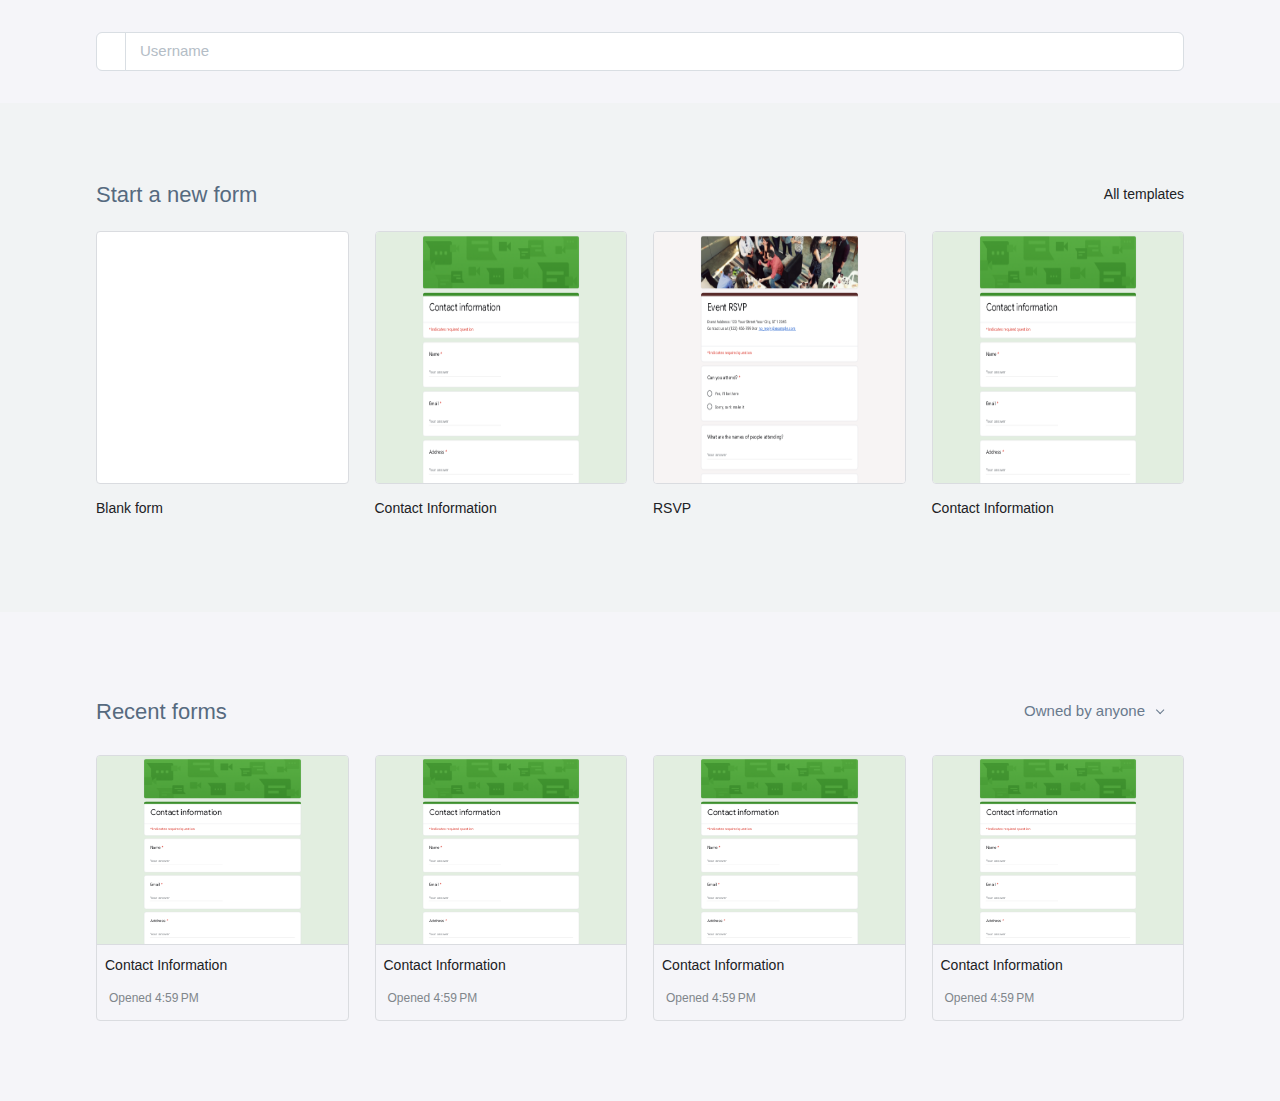
<file: index.html>
<!DOCTYPE html>
<html lang="en">
  <head>
    <meta charset="UTF-8" />
    <meta name="viewport" content="width=device-width, initial-scale=1.0" />
    <link
      rel="stylesheet"
      href="https://cdnjs.cloudflare.com/ajax/libs/font-awesome/6.5.2/css/all.min.css"
      integrity="sha512-SnH5WK+bZxgPHs44uWIX+LLJAJ9/2PkPKZ5QiAj6Ta86w+fsb2TkcmfRyVX3pBnMFcV7oQPJkl9QevSCWr3W6A=="
      crossorigin="anonymous"
      referrerpolicy="no-referrer"
    />
    <link
      href="https://cdn.jsdelivr.net/npm/bootstrap@5.3.3/dist/css/bootstrap.min.css"
      rel="stylesheet"
      integrity="sha384-QWTKZyjpPEjISv5WaRU9OFeRpok6YctnYmDr5pNlyT2bRjXh0JMhjY6hW+ALEwIH"
      crossorigin="anonymous"
    />
    <link rel="stylesheet" href="./css/core.css" />
    <link rel="stylesheet" href="./css/theme-default.css" />
    <link rel="stylesheet" href="./css/demo.css" />
    <link rel="stylesheet" href="./css/custom.css" />
    <title>Form</title>
  </head>
  <body>
    <header>
      <div class="container">
        <div class="input-group wu-main-search">
          <span class="input-group-text" id="basic-addon1">
            <i class="fa-solid fa-magnifying-glass"></i>
          </span>
          <input
            type="text"
            class="form-control"
            placeholder="Username"
            aria-label="Username"
            aria-describedby="basic-addon1"
          />
        </div>
      </div>
    </header>

    <section class="wu-templates-section wu-section">
      <div class="container-lg">
        <div class="d-flex align-items-center justify-content-between mb-4">
          <h4 class="mb-0">Start a new form</h4>
          <a href="#" class="wu-card-title">All templates</a>
        </div>
        <div class="row">
          <div class="col-md-3">
            <div class="wu-template-card wu-img-square">
              <a href="#">
                <i class="fa-solid fa-plus"></i>
              </a>
            </div>
            <h6>
              <a href="#" class="wu-card-title">Blank form</a>
            </h6>
          </div>
          <div class="col-md-3">
            <div class="wu-template-card wu-img-square">
              <a href="#">
                <img class="img-fluid" src="./img/template1.png" alt="" />
              </a>
            </div>
            <h6>
              <a href="#" class="wu-card-title">Contact Information</a>
            </h6>
          </div>
          <div class="col-md-3">
            <div class="wu-template-card wu-img-square">
              <a href="#">
                <img class="img-fluid" src="./img/template2.png" alt="" />
              </a>
            </div>
            <h6>
              <a href="#" class="wu-card-title">RSVP</a>
            </h6>
          </div>
          <div class="col-md-3">
            <div class="wu-template-card wu-img-square">
              <a href="#">
                <img class="img-fluid" src="./img/template1.png" alt="" />
              </a>
            </div>
            <h6>
              <a href="#" class="wu-card-title">Contact Information</a>
            </h6>
          </div>
        </div>
      </div>
    </section>

    <section class="wu-section">
      <div class="container">
        <div class="d-flex align-items-center justify-content-between mb-4">
          <h4 class="mb-0">Recent forms</h4>
          <div class="dropdown">
            <button
              class="btn dropdown-toggle"
              type="button"
              data-bs-toggle="dropdown"
              aria-expanded="false"
            >
              Owned by anyone
            </button>
            <ul class="dropdown-menu">
              <li><a class="dropdown-item" href="#">Owned by anyone</a></li>
              <li><a class="dropdown-item" href="#">Owned by me</a></li>
              <li><a class="dropdown-item" href="#">Not owned by me</a></li>
            </ul>
          </div>
        </div>
        <div class="row">
          <div class="col-md-3">
            <div class="wu-template-card">
              <a href="#">
                <img class="img-fluid" src="./img/template1.png" alt="" />
              </a>
              <div class="wu-card-info">
                <div>
                  <h6>
                    <a href="#" class="wu-card-title">Contact Information</a>
                  </h6>
                  <div class="d-flex align-items-center">
                    <i class="fa-solid fa-list-ul me-1 wu-pr-color"></i>
                    <small class="wu-light-text wu-small-text"
                      >Opened 4:59 PM</small
                    >
                  </div>
                </div>
                <div>
                  <div class="dropdown">
                    <button
                      class="btn btn-secondary dropdown-toggle"
                      type="button"
                      data-bs-toggle="dropdown"
                      aria-expanded="false"
                    >
                      <i class="fa-solid fa-ellipsis-vertical"></i>
                    </button>
                    <ul class="dropdown-menu">
                      <li><a class="dropdown-item" href="#">Action</a></li>
                      <li>
                        <a class="dropdown-item" href="#">Another action</a>
                      </li>
                      <li>
                        <a class="dropdown-item" href="#"
                          >Something else here</a
                        >
                      </li>
                    </ul>
                  </div>
                </div>
              </div>
            </div>
          </div>
          <div class="col-md-3">
            <div class="wu-template-card">
              <a href="#">
                <img class="img-fluid" src="./img/template1.png" alt="" />
              </a>
              <div class="wu-card-info">
                <div>
                  <h6>
                    <a href="#" class="wu-card-title">Contact Information</a>
                  </h6>
                  <div class="d-flex align-items-center">
                    <i class="fa-solid fa-list-ul me-1 wu-pr-color"></i>
                    <small class="wu-light-text wu-small-text"
                      >Opened 4:59 PM</small
                    >
                  </div>
                </div>
                <div>
                  <div class="dropdown">
                    <button
                      class="btn btn-secondary dropdown-toggle"
                      type="button"
                      data-bs-toggle="dropdown"
                      aria-expanded="false"
                    >
                      <i class="fa-solid fa-ellipsis-vertical"></i>
                    </button>
                    <ul class="dropdown-menu">
                      <li><a class="dropdown-item" href="#">Action</a></li>
                      <li>
                        <a class="dropdown-item" href="#">Another action</a>
                      </li>
                      <li>
                        <a class="dropdown-item" href="#"
                          >Something else here</a
                        >
                      </li>
                    </ul>
                  </div>
                </div>
              </div>
            </div>
          </div>
          <div class="col-md-3">
            <div class="wu-template-card">
              <a href="#">
                <img class="img-fluid" src="./img/template1.png" alt="" />
              </a>
              <div class="wu-card-info">
                <div>
                  <h6>
                    <a href="#" class="wu-card-title">Contact Information</a>
                  </h6>
                  <div class="d-flex align-items-center">
                    <i class="fa-solid fa-list-ul me-1 wu-pr-color"></i>
                    <small class="wu-light-text wu-small-text"
                      >Opened 4:59 PM</small
                    >
                  </div>
                </div>
                <div>
                  <div class="dropdown">
                    <button
                      class="btn btn-secondary dropdown-toggle"
                      type="button"
                      data-bs-toggle="dropdown"
                      aria-expanded="false"
                    >
                      <i class="fa-solid fa-ellipsis-vertical"></i>
                    </button>
                    <ul class="dropdown-menu">
                      <li><a class="dropdown-item" href="#">Action</a></li>
                      <li>
                        <a class="dropdown-item" href="#">Another action</a>
                      </li>
                      <li>
                        <a class="dropdown-item" href="#"
                          >Something else here</a
                        >
                      </li>
                    </ul>
                  </div>
                </div>
              </div>
            </div>
          </div>
          <div class="col-md-3">
            <div class="wu-template-card">
              <a href="#">
                <img class="img-fluid" src="./img/template1.png" alt="" />
              </a>
              <div class="wu-card-info">
                <div>
                  <h6>
                    <a href="#" class="wu-card-title">Contact Information</a>
                  </h6>
                  <div class="d-flex align-items-center">
                    <i class="fa-solid fa-list-ul me-1 wu-pr-color"></i>
                    <small class="wu-light-text wu-small-text"
                      >Opened 4:59 PM</small
                    >
                  </div>
                </div>
                <div>
                  <div class="dropdown">
                    <button
                      class="btn btn-secondary dropdown-toggle"
                      type="button"
                      data-bs-toggle="dropdown"
                      aria-expanded="false"
                    >
                      <i class="fa-solid fa-ellipsis-vertical"></i>
                    </button>
                    <ul class="dropdown-menu">
                      <li><a class="dropdown-item" href="#">Action</a></li>
                      <li>
                        <a class="dropdown-item" href="#">Another action</a>
                      </li>
                      <li>
                        <a class="dropdown-item" href="#"
                          >Something else here</a
                        >
                      </li>
                    </ul>
                  </div>
                </div>
              </div>
            </div>
          </div>
        </div>
      </div>
    </section>
    <script
      src="https://cdn.jsdelivr.net/npm/bootstrap@5.3.3/dist/js/bootstrap.bundle.min.js"
      integrity="sha384-YvpcrYf0tY3lHB60NNkmXc5s9fDVZLESaAA55NDzOxhy9GkcIdslK1eN7N6jIeHz"
      crossorigin="anonymous"
    ></script>
    <script
      src="https://cdn.jsdelivr.net/npm/bootstrap@5.3.3/dist/js/bootstrap.bundle.min.js"
      integrity="sha384-YvpcrYf0tY3lHB60NNkmXc5s9fDVZLESaAA55NDzOxhy9GkcIdslK1eN7N6jIeHz"
      crossorigin="anonymous"
    ></script>
    <script
      src="https://cdn.jsdelivr.net/npm/bootstrap@5.3.3/dist/js/bootstrap.bundle.min.js"
      integrity="sha384-YvpcrYf0tY3lHB60NNkmXc5s9fDVZLESaAA55NDzOxhy9GkcIdslK1eN7N6jIeHz"
      crossorigin="anonymous"
    ></script>
  </body>
</html>
</file>
<file: css/core.css>
@charset "UTF-8";
:root {
  --bs-blue: #007bff;
  --bs-indigo: #6610f2;
  --bs-purple: #696cff;
  --bs-pink: #e83e8c;
  --bs-red: #ff3e1d;
  --bs-orange: #fd7e14;
  --bs-yellow: #ffab00;
  --bs-green: #71dd37;
  --bs-teal: #20c997;
  --bs-cyan: #03c3ec;
  --bs-white: #fff;
  --bs-gray: rgba(67, 89, 113, 0.6);
  --bs-gray-dark: rgba(67, 89, 113, 0.8);
  --bs-gray-25: rgba(67, 89, 113, 0.025);
  --bs-gray-50: rgba(67, 89, 113, 0.05);
  --bs-primary: #696cff;
  --bs-secondary: #8592a3;
  --bs-success: #71dd37;
  --bs-info: #03c3ec;
  --bs-warning: #ffab00;
  --bs-danger: #ff3e1d;
  --bs-light: #fcfdfd;
  --bs-dark: #233446;
  --bs-gray: rgba(67, 89, 113, 0.1);
  --bs-primary-rgb: 105, 108, 255;
  --bs-secondary-rgb: 133, 146, 163;
  --bs-success-rgb: 113, 221, 55;
  --bs-info-rgb: 3, 195, 236;
  --bs-warning-rgb: 255, 171, 0;
  --bs-danger-rgb: 255, 62, 29;
  --bs-light-rgb: 252, 253, 253;
  --bs-dark-rgb: 35, 52, 70;
  --bs-gray-rgb: 67, 89, 113;
  --bs-white-rgb: 255, 255, 255;
  --bs-black-rgb: 67, 89, 113;
  --bs-body-color-rgb: 105, 122, 141;
  --bs-body-bg-rgb: 245, 245, 249;
  --bs-font-sans-serif: "Public Sans", -apple-system, BlinkMacSystemFont,
    "Segoe UI", "Oxygen", "Ubuntu", "Cantarell", "Fira Sans", "Droid Sans",
    "Helvetica Neue", sans-serif;
  --bs-font-monospace: "SFMono-Regular", Menlo, Monaco, Consolas,
    "Liberation Mono", "Courier New", monospace;
  --bs-gradient: linear-gradient(
    180deg,
    rgba(255, 255, 255, 0.15),
    rgba(255, 255, 255, 0)
  );
  --bs-root-font-size: 16px;
  --bs-body-font-family: var(--bs-font-sans-serif);
  --bs-body-font-size: 0.9375rem;
  --bs-body-font-weight: 400;
  --bs-body-line-height: 1.53;
  --bs-body-color: #697a8d;
  --bs-body-bg: #f5f5f9;
}

*,
*::before,
*::after {
  box-sizing: border-box;
}

:root {
  font-size: var(--bs-root-font-size);
}
@media (prefers-reduced-motion: no-preference) {
  :root {
    scroll-behavior: smooth;
  }
}

body {
  margin: 0;
  font-family: var(--bs-body-font-family);
  font-size: var(--bs-body-font-size);
  font-weight: var(--bs-body-font-weight);
  line-height: var(--bs-body-line-height);
  color: var(--bs-body-color);
  text-align: var(--bs-body-text-align);
  background-color: var(--bs-body-bg);
  -webkit-text-size-adjust: 100%;
  -webkit-tap-highlight-color: rgba(67, 89, 113, 0);
}

hr {
  margin: 1rem 0;
  color: #d9dee3;
  background-color: currentColor;
  border: 0;
  opacity: 1;
}

hr:not([size]) {
  height: 1px;
}

h6,
.h6,
h5,
.h5,
h4,
.h4,
h3,
.h3,
h2,
.h2,
h1,
.h1 {
  margin-top: 0;
  margin-bottom: 1rem;
  font-weight: 500;
  line-height: 1.1;
  color: #566a7f;
}

h1,
.h1 {
  font-size: calc(1.3625rem + 1.35vw);
}
@media (min-width: 1200px) {
  h1,
  .h1 {
    font-size: 2.375rem;
  }
}

h2,
.h2 {
  font-size: calc(1.325rem + 0.9vw);
}
@media (min-width: 1200px) {
  h2,
  .h2 {
    font-size: 2rem;
  }
}

h3,
.h3 {
  font-size: calc(1.2875rem + 0.45vw);
}
@media (min-width: 1200px) {
  h3,
  .h3 {
    font-size: 1.625rem;
  }
}

h4,
.h4 {
  font-size: calc(1.2625rem + 0.15vw);
}
@media (min-width: 1200px) {
  h4,
  .h4 {
    font-size: 1.375rem;
  }
}

h5,
.h5 {
  font-size: 1.125rem;
}

h6,
.h6 {
  font-size: 0.9375rem;
}

p {
  margin-top: 0;
  margin-bottom: 1rem;
}

abbr[title],
abbr[data-bs-original-title] {
  text-decoration: underline dotted;
  cursor: help;
  text-decoration-skip-ink: none;
}

address {
  margin-bottom: 1rem;
  font-style: normal;
  line-height: inherit;
}

ol,
ul {
  padding-left: 2rem;
}

ol,
ul,
dl {
  margin-top: 0;
  margin-bottom: 1rem;
}

ol ol,
ul ul,
ol ul,
ul ol {
  margin-bottom: 0;
}

dt {
  font-weight: 700;
}

dd {
  margin-bottom: 0.5rem;
  margin-left: 0;
}

blockquote {
  margin: 0 0 1rem;
}

b,
strong {
  font-weight: 900;
}

small,
.small {
  font-size: 85%;
}

mark,
.mark {
  padding: 0.2em;
  background-color: #fcf8e3;
}

sub,
sup {
  position: relative;
  font-size: 0.75em;
  line-height: 0;
  vertical-align: baseline;
}

sub {
  bottom: -0.25em;
}

sup {
  top: -0.5em;
}

a {
  color: #696cff;
  text-decoration: none;
}
a:hover {
  color: #5f61e6;
}

a:not([href]):not([class]),
a:not([href]):not([class]):hover {
  color: inherit;
  text-decoration: none;
}

pre,
code,
kbd,
samp {
  font-family: var(--bs-font-monospace);
  font-size: 1em;
  direction: ltr /* rtl:ignore */;
  unicode-bidi: bidi-override;
}

pre {
  display: block;
  margin-top: 0;
  margin-bottom: 1rem;
  overflow: auto;
  font-size: 85%;
}
pre code {
  font-size: inherit;
  color: inherit;
  word-break: normal;
}

code {
  font-size: 85%;
  color: #e83e8c;
  word-wrap: break-word;
}
a > code {
  color: inherit;
}

kbd {
  padding: 0.2rem 0.4rem;
  font-size: 85%;
  color: #fff;
  background-color: rgba(67, 89, 113, 0.9);
  border-radius: 0.25rem;
}
kbd kbd {
  padding: 0;
  font-size: 1em;
  font-weight: 700;
}

figure {
  margin: 0 0 1rem;
}

img,
svg {
  vertical-align: middle;
}

table {
  caption-side: bottom;
  border-collapse: collapse;
}

caption {
  padding-top: 0.625rem;
  padding-bottom: 0.625rem;
  color: #a1acb8;
  text-align: left;
}

th {
  font-weight: 600;
  text-align: inherit;
  text-align: -webkit-match-parent;
}

thead,
tbody,
tfoot,
tr,
td,
th {
  border-color: inherit;
  border-style: solid;
  border-width: 0;
}

label {
  display: inline-block;
}

button {
  border-radius: 0;
}

button:focus:not(:focus-visible) {
  outline: 0;
}

input,
button,
select,
optgroup,
textarea {
  margin: 0;
  font-family: inherit;
  font-size: inherit;
  line-height: inherit;
}

button,
select {
  text-transform: none;
}

[role="button"] {
  cursor: pointer;
}

select {
  word-wrap: normal;
}
select:disabled {
  opacity: 1;
}

[list]::-webkit-calendar-picker-indicator {
  display: none;
}

button,
[type="button"],
[type="reset"],
[type="submit"] {
  -webkit-appearance: button;
}
button:not(:disabled),
[type="button"]:not(:disabled),
[type="reset"]:not(:disabled),
[type="submit"]:not(:disabled) {
  cursor: pointer;
}

::-moz-focus-inner {
  padding: 0;
  border-style: none;
}

textarea {
  resize: vertical;
}

fieldset {
  min-width: 0;
  padding: 0;
  margin: 0;
  border: 0;
}

legend {
  float: left;
  width: 100%;
  padding: 0;
  margin-bottom: 0.5rem;
  font-size: calc(1.275rem + 0.3vw);
  line-height: inherit;
}
@media (min-width: 1200px) {
  legend {
    font-size: 1.5rem;
  }
}
legend + * {
  clear: left;
}

::-webkit-datetime-edit-fields-wrapper,
::-webkit-datetime-edit-text,
::-webkit-datetime-edit-minute,
::-webkit-datetime-edit-hour-field,
::-webkit-datetime-edit-day-field,
::-webkit-datetime-edit-month-field,
::-webkit-datetime-edit-year-field {
  padding: 0;
}

::-webkit-inner-spin-button {
  height: auto;
}

[type="search"] {
  outline-offset: -2px;
  -webkit-appearance: textfield;
}

/* rtl:raw:
[type="tel"],
[type="url"],
[type="email"],
[type="number"] {
  direction: ltr;
}
*/
::-webkit-search-decoration {
  -webkit-appearance: none;
}

::-webkit-color-swatch-wrapper {
  padding: 0;
}

::file-selector-button {
  font: inherit;
}

::-webkit-file-upload-button {
  font: inherit;
  -webkit-appearance: button;
}

output {
  display: inline-block;
}

iframe {
  border: 0;
}

summary {
  display: list-item;
  cursor: pointer;
}

progress {
  vertical-align: baseline;
}

[hidden] {
  display: none !important;
}

.lead {
  font-size: 1.0546875rem;
  font-weight: 400;
}

.display-1 {
  font-size: calc(1.525rem + 3.3vw);
  font-weight: 500;
  line-height: 1.1;
}
@media (min-width: 1200px) {
  .display-1 {
    font-size: 4rem;
  }
}

.display-2 {
  font-size: calc(1.475rem + 2.7vw);
  font-weight: 500;
  line-height: 1.1;
}
@media (min-width: 1200px) {
  .display-2 {
    font-size: 3.5rem;
  }
}

.display-3 {
  font-size: calc(1.425rem + 2.1vw);
  font-weight: 500;
  line-height: 1.1;
}
@media (min-width: 1200px) {
  .display-3 {
    font-size: 3rem;
  }
}

.display-4 {
  font-size: calc(1.375rem + 1.5vw);
  font-weight: 500;
  line-height: 1.1;
}
@media (min-width: 1200px) {
  .display-4 {
    font-size: 2.5rem;
  }
}

.display-5 {
  font-size: calc(1.325rem + 0.9vw);
  font-weight: 500;
  line-height: 1.1;
}
@media (min-width: 1200px) {
  .display-5 {
    font-size: 2rem;
  }
}

.display-6 {
  font-size: calc(1.275rem + 0.3vw);
  font-weight: 500;
  line-height: 1.1;
}
@media (min-width: 1200px) {
  .display-6 {
    font-size: 1.5rem;
  }
}

.list-unstyled {
  padding-left: 0;
  list-style: none;
}

.list-inline {
  padding-left: 0;
  list-style: none;
}

.list-inline-item {
  display: inline-block;
}
.list-inline-item:not(:last-child) {
  margin-right: 0.5rem;
}

.initialism {
  font-size: 85%;
  text-transform: uppercase;
}

.blockquote {
  margin-bottom: 1rem;
  font-size: 1.0546875rem;
}
.blockquote > :last-child {
  margin-bottom: 0;
}

.blockquote-footer {
  margin-top: -1rem;
  margin-bottom: 1rem;
  font-size: 85%;
  color: rgba(67, 89, 113, 0.6);
}
.blockquote-footer::before {
  content: "— ";
}

.img-fluid {
  max-width: 100%;
  height: auto;
}

.img-thumbnail {
  padding: 0;
  background-color: transparent;
  border: 0px solid rgba(67, 89, 113, 0.3);
  border-radius: 0px;
  max-width: 100%;
  height: auto;
}

.figure {
  display: inline-block;
}

.figure-img {
  margin-bottom: 0.5rem;
  line-height: 1;
}

.figure-caption {
  font-size: 85%;
  color: #a1acb8;
}

.container,
.container-fluid,
.container-xxl,
.container-xl,
.container-lg,
.container-md,
.container-sm {
  width: 100%;
  padding-right: var(--bs-gutter-x, 1.625rem);
  padding-left: var(--bs-gutter-x, 1.625rem);
  margin-right: auto;
  margin-left: auto;
}

@media (min-width: 576px) {
  .container-sm,
  .container {
    max-width: 540px;
  }
}
@media (min-width: 768px) {
  .container-md,
  .container-sm,
  .container {
    max-width: 720px;
  }
}
@media (min-width: 992px) {
  .container-lg,
  .container-md,
  .container-sm,
  .container {
    max-width: 960px;
  }
}
@media (min-width: 1200px) {
  .container-xl,
  .container-lg,
  .container-md,
  .container-sm,
  .container {
    max-width: 1140px;
  }
}
@media (min-width: 1400px) {
  .container-xxl,
  .container-xl,
  .container-lg,
  .container-md,
  .container-sm,
  .container {
    max-width: 1440px;
  }
}
.row {
  --bs-gutter-x: 1.625rem;
  --bs-gutter-y: 0;
  display: flex;
  flex-wrap: wrap;
  margin-top: calc(-1 * var(--bs-gutter-y));
  margin-right: calc(-0.5 * var(--bs-gutter-x));
  margin-left: calc(-0.5 * var(--bs-gutter-x));
}
.row > * {
  flex-shrink: 0;
  width: 100%;
  max-width: 100%;
  padding-right: calc(var(--bs-gutter-x) * 0.5);
  padding-left: calc(var(--bs-gutter-x) * 0.5);
  margin-top: var(--bs-gutter-y);
}

.col {
  flex: 1 0 0%;
}

.row-cols-auto > * {
  flex: 0 0 auto;
  width: auto;
}

.row-cols-1 > * {
  flex: 0 0 auto;
  width: 100%;
}

.row-cols-2 > * {
  flex: 0 0 auto;
  width: 50%;
}

.row-cols-3 > * {
  flex: 0 0 auto;
  width: 33.3333333333%;
}

.row-cols-4 > * {
  flex: 0 0 auto;
  width: 25%;
}

.row-cols-5 > * {
  flex: 0 0 auto;
  width: 20%;
}

.row-cols-6 > * {
  flex: 0 0 auto;
  width: 16.6666666667%;
}

.col-auto {
  flex: 0 0 auto;
  width: auto;
}

.col-1 {
  flex: 0 0 auto;
  width: 8.33333333%;
}

.col-2 {
  flex: 0 0 auto;
  width: 16.66666667%;
}

.col-3 {
  flex: 0 0 auto;
  width: 25%;
}

.col-4 {
  flex: 0 0 auto;
  width: 33.33333333%;
}

.col-5 {
  flex: 0 0 auto;
  width: 41.66666667%;
}

.col-6 {
  flex: 0 0 auto;
  width: 50%;
}

.col-7 {
  flex: 0 0 auto;
  width: 58.33333333%;
}

.col-8 {
  flex: 0 0 auto;
  width: 66.66666667%;
}

.col-9 {
  flex: 0 0 auto;
  width: 75%;
}

.col-10 {
  flex: 0 0 auto;
  width: 83.33333333%;
}

.col-11 {
  flex: 0 0 auto;
  width: 91.66666667%;
}

.col-12 {
  flex: 0 0 auto;
  width: 100%;
}

.offset-1 {
  margin-left: 8.33333333%;
}

.offset-2 {
  margin-left: 16.66666667%;
}

.offset-3 {
  margin-left: 25%;
}

.offset-4 {
  margin-left: 33.33333333%;
}

.offset-5 {
  margin-left: 41.66666667%;
}

.offset-6 {
  margin-left: 50%;
}

.offset-7 {
  margin-left: 58.33333333%;
}

.offset-8 {
  margin-left: 66.66666667%;
}

.offset-9 {
  margin-left: 75%;
}

.offset-10 {
  margin-left: 83.33333333%;
}

.offset-11 {
  margin-left: 91.66666667%;
}

.g-0,
.gx-0 {
  --bs-gutter-x: 0;
}

.g-0,
.gy-0 {
  --bs-gutter-y: 0;
}

.g-1,
.gx-1 {
  --bs-gutter-x: 0.25rem;
}

.g-1,
.gy-1 {
  --bs-gutter-y: 0.25rem;
}

.g-2,
.gx-2 {
  --bs-gutter-x: 0.5rem;
}

.g-2,
.gy-2 {
  --bs-gutter-y: 0.5rem;
}

.g-3,
.gx-3 {
  --bs-gutter-x: 1rem;
}

.g-3,
.gy-3 {
  --bs-gutter-y: 1rem;
}

.g-4,
.gx-4 {
  --bs-gutter-x: 1.5rem;
}

.g-4,
.gy-4 {
  --bs-gutter-y: 1.5rem;
}

.g-5,
.gx-5 {
  --bs-gutter-x: 3rem;
}

.g-5,
.gy-5 {
  --bs-gutter-y: 3rem;
}

@media (min-width: 576px) {
  .col-sm {
    flex: 1 0 0%;
  }

  .row-cols-sm-auto > * {
    flex: 0 0 auto;
    width: auto;
  }

  .row-cols-sm-1 > * {
    flex: 0 0 auto;
    width: 100%;
  }

  .row-cols-sm-2 > * {
    flex: 0 0 auto;
    width: 50%;
  }

  .row-cols-sm-3 > * {
    flex: 0 0 auto;
    width: 33.3333333333%;
  }

  .row-cols-sm-4 > * {
    flex: 0 0 auto;
    width: 25%;
  }

  .row-cols-sm-5 > * {
    flex: 0 0 auto;
    width: 20%;
  }

  .row-cols-sm-6 > * {
    flex: 0 0 auto;
    width: 16.6666666667%;
  }

  .col-sm-auto {
    flex: 0 0 auto;
    width: auto;
  }

  .col-sm-1 {
    flex: 0 0 auto;
    width: 8.33333333%;
  }

  .col-sm-2 {
    flex: 0 0 auto;
    width: 16.66666667%;
  }

  .col-sm-3 {
    flex: 0 0 auto;
    width: 25%;
  }

  .col-sm-4 {
    flex: 0 0 auto;
    width: 33.33333333%;
  }

  .col-sm-5 {
    flex: 0 0 auto;
    width: 41.66666667%;
  }

  .col-sm-6 {
    flex: 0 0 auto;
    width: 50%;
  }

  .col-sm-7 {
    flex: 0 0 auto;
    width: 58.33333333%;
  }

  .col-sm-8 {
    flex: 0 0 auto;
    width: 66.66666667%;
  }

  .col-sm-9 {
    flex: 0 0 auto;
    width: 75%;
  }

  .col-sm-10 {
    flex: 0 0 auto;
    width: 83.33333333%;
  }

  .col-sm-11 {
    flex: 0 0 auto;
    width: 91.66666667%;
  }

  .col-sm-12 {
    flex: 0 0 auto;
    width: 100%;
  }

  .offset-sm-0 {
    margin-left: 0;
  }

  .offset-sm-1 {
    margin-left: 8.33333333%;
  }

  .offset-sm-2 {
    margin-left: 16.66666667%;
  }

  .offset-sm-3 {
    margin-left: 25%;
  }

  .offset-sm-4 {
    margin-left: 33.33333333%;
  }

  .offset-sm-5 {
    margin-left: 41.66666667%;
  }

  .offset-sm-6 {
    margin-left: 50%;
  }

  .offset-sm-7 {
    margin-left: 58.33333333%;
  }

  .offset-sm-8 {
    margin-left: 66.66666667%;
  }

  .offset-sm-9 {
    margin-left: 75%;
  }

  .offset-sm-10 {
    margin-left: 83.33333333%;
  }

  .offset-sm-11 {
    margin-left: 91.66666667%;
  }

  .g-sm-0,
  .gx-sm-0 {
    --bs-gutter-x: 0;
  }

  .g-sm-0,
  .gy-sm-0 {
    --bs-gutter-y: 0;
  }

  .g-sm-1,
  .gx-sm-1 {
    --bs-gutter-x: 0.25rem;
  }

  .g-sm-1,
  .gy-sm-1 {
    --bs-gutter-y: 0.25rem;
  }

  .g-sm-2,
  .gx-sm-2 {
    --bs-gutter-x: 0.5rem;
  }

  .g-sm-2,
  .gy-sm-2 {
    --bs-gutter-y: 0.5rem;
  }

  .g-sm-3,
  .gx-sm-3 {
    --bs-gutter-x: 1rem;
  }

  .g-sm-3,
  .gy-sm-3 {
    --bs-gutter-y: 1rem;
  }

  .g-sm-4,
  .gx-sm-4 {
    --bs-gutter-x: 1.5rem;
  }

  .g-sm-4,
  .gy-sm-4 {
    --bs-gutter-y: 1.5rem;
  }

  .g-sm-5,
  .gx-sm-5 {
    --bs-gutter-x: 3rem;
  }

  .g-sm-5,
  .gy-sm-5 {
    --bs-gutter-y: 3rem;
  }
}
@media (min-width: 768px) {
  .col-md {
    flex: 1 0 0%;
  }

  .row-cols-md-auto > * {
    flex: 0 0 auto;
    width: auto;
  }

  .row-cols-md-1 > * {
    flex: 0 0 auto;
    width: 100%;
  }

  .row-cols-md-2 > * {
    flex: 0 0 auto;
    width: 50%;
  }

  .row-cols-md-3 > * {
    flex: 0 0 auto;
    width: 33.3333333333%;
  }

  .row-cols-md-4 > * {
    flex: 0 0 auto;
    width: 25%;
  }

  .row-cols-md-5 > * {
    flex: 0 0 auto;
    width: 20%;
  }

  .row-cols-md-6 > * {
    flex: 0 0 auto;
    width: 16.6666666667%;
  }

  .col-md-auto {
    flex: 0 0 auto;
    width: auto;
  }

  .col-md-1 {
    flex: 0 0 auto;
    width: 8.33333333%;
  }

  .col-md-2 {
    flex: 0 0 auto;
    width: 16.66666667%;
  }

  .col-md-3 {
    flex: 0 0 auto;
    width: 25%;
  }

  .col-md-4 {
    flex: 0 0 auto;
    width: 33.33333333%;
  }

  .col-md-5 {
    flex: 0 0 auto;
    width: 41.66666667%;
  }

  .col-md-6 {
    flex: 0 0 auto;
    width: 50%;
  }

  .col-md-7 {
    flex: 0 0 auto;
    width: 58.33333333%;
  }

  .col-md-8 {
    flex: 0 0 auto;
    width: 66.66666667%;
  }

  .col-md-9 {
    flex: 0 0 auto;
    width: 75%;
  }

  .col-md-10 {
    flex: 0 0 auto;
    width: 83.33333333%;
  }

  .col-md-11 {
    flex: 0 0 auto;
    width: 91.66666667%;
  }

  .col-md-12 {
    flex: 0 0 auto;
    width: 100%;
  }

  .offset-md-0 {
    margin-left: 0;
  }

  .offset-md-1 {
    margin-left: 8.33333333%;
  }

  .offset-md-2 {
    margin-left: 16.66666667%;
  }

  .offset-md-3 {
    margin-left: 25%;
  }

  .offset-md-4 {
    margin-left: 33.33333333%;
  }

  .offset-md-5 {
    margin-left: 41.66666667%;
  }

  .offset-md-6 {
    margin-left: 50%;
  }

  .offset-md-7 {
    margin-left: 58.33333333%;
  }

  .offset-md-8 {
    margin-left: 66.66666667%;
  }

  .offset-md-9 {
    margin-left: 75%;
  }

  .offset-md-10 {
    margin-left: 83.33333333%;
  }

  .offset-md-11 {
    margin-left: 91.66666667%;
  }

  .g-md-0,
  .gx-md-0 {
    --bs-gutter-x: 0;
  }

  .g-md-0,
  .gy-md-0 {
    --bs-gutter-y: 0;
  }

  .g-md-1,
  .gx-md-1 {
    --bs-gutter-x: 0.25rem;
  }

  .g-md-1,
  .gy-md-1 {
    --bs-gutter-y: 0.25rem;
  }

  .g-md-2,
  .gx-md-2 {
    --bs-gutter-x: 0.5rem;
  }

  .g-md-2,
  .gy-md-2 {
    --bs-gutter-y: 0.5rem;
  }

  .g-md-3,
  .gx-md-3 {
    --bs-gutter-x: 1rem;
  }

  .g-md-3,
  .gy-md-3 {
    --bs-gutter-y: 1rem;
  }

  .g-md-4,
  .gx-md-4 {
    --bs-gutter-x: 1.5rem;
  }

  .g-md-4,
  .gy-md-4 {
    --bs-gutter-y: 1.5rem;
  }

  .g-md-5,
  .gx-md-5 {
    --bs-gutter-x: 3rem;
  }

  .g-md-5,
  .gy-md-5 {
    --bs-gutter-y: 3rem;
  }
}
@media (min-width: 992px) {
  .col-lg {
    flex: 1 0 0%;
  }

  .row-cols-lg-auto > * {
    flex: 0 0 auto;
    width: auto;
  }

  .row-cols-lg-1 > * {
    flex: 0 0 auto;
    width: 100%;
  }

  .row-cols-lg-2 > * {
    flex: 0 0 auto;
    width: 50%;
  }

  .row-cols-lg-3 > * {
    flex: 0 0 auto;
    width: 33.3333333333%;
  }

  .row-cols-lg-4 > * {
    flex: 0 0 auto;
    width: 25%;
  }

  .row-cols-lg-5 > * {
    flex: 0 0 auto;
    width: 20%;
  }

  .row-cols-lg-6 > * {
    flex: 0 0 auto;
    width: 16.6666666667%;
  }

  .col-lg-auto {
    flex: 0 0 auto;
    width: auto;
  }

  .col-lg-1 {
    flex: 0 0 auto;
    width: 8.33333333%;
  }

  .col-lg-2 {
    flex: 0 0 auto;
    width: 16.66666667%;
  }

  .col-lg-3 {
    flex: 0 0 auto;
    width: 25%;
  }

  .col-lg-4 {
    flex: 0 0 auto;
    width: 33.33333333%;
  }

  .col-lg-5 {
    flex: 0 0 auto;
    width: 41.66666667%;
  }

  .col-lg-6 {
    flex: 0 0 auto;
    width: 50%;
  }

  .col-lg-7 {
    flex: 0 0 auto;
    width: 58.33333333%;
  }

  .col-lg-8 {
    flex: 0 0 auto;
    width: 66.66666667%;
  }

  .col-lg-9 {
    flex: 0 0 auto;
    width: 75%;
  }

  .col-lg-10 {
    flex: 0 0 auto;
    width: 83.33333333%;
  }

  .col-lg-11 {
    flex: 0 0 auto;
    width: 91.66666667%;
  }

  .col-lg-12 {
    flex: 0 0 auto;
    width: 100%;
  }

  .offset-lg-0 {
    margin-left: 0;
  }

  .offset-lg-1 {
    margin-left: 8.33333333%;
  }

  .offset-lg-2 {
    margin-left: 16.66666667%;
  }

  .offset-lg-3 {
    margin-left: 25%;
  }

  .offset-lg-4 {
    margin-left: 33.33333333%;
  }

  .offset-lg-5 {
    margin-left: 41.66666667%;
  }

  .offset-lg-6 {
    margin-left: 50%;
  }

  .offset-lg-7 {
    margin-left: 58.33333333%;
  }

  .offset-lg-8 {
    margin-left: 66.66666667%;
  }

  .offset-lg-9 {
    margin-left: 75%;
  }

  .offset-lg-10 {
    margin-left: 83.33333333%;
  }

  .offset-lg-11 {
    margin-left: 91.66666667%;
  }

  .g-lg-0,
  .gx-lg-0 {
    --bs-gutter-x: 0;
  }

  .g-lg-0,
  .gy-lg-0 {
    --bs-gutter-y: 0;
  }

  .g-lg-1,
  .gx-lg-1 {
    --bs-gutter-x: 0.25rem;
  }

  .g-lg-1,
  .gy-lg-1 {
    --bs-gutter-y: 0.25rem;
  }

  .g-lg-2,
  .gx-lg-2 {
    --bs-gutter-x: 0.5rem;
  }

  .g-lg-2,
  .gy-lg-2 {
    --bs-gutter-y: 0.5rem;
  }

  .g-lg-3,
  .gx-lg-3 {
    --bs-gutter-x: 1rem;
  }

  .g-lg-3,
  .gy-lg-3 {
    --bs-gutter-y: 1rem;
  }

  .g-lg-4,
  .gx-lg-4 {
    --bs-gutter-x: 1.5rem;
  }

  .g-lg-4,
  .gy-lg-4 {
    --bs-gutter-y: 1.5rem;
  }

  .g-lg-5,
  .gx-lg-5 {
    --bs-gutter-x: 3rem;
  }

  .g-lg-5,
  .gy-lg-5 {
    --bs-gutter-y: 3rem;
  }
}
@media (min-width: 1200px) {
  .col-xl {
    flex: 1 0 0%;
  }

  .row-cols-xl-auto > * {
    flex: 0 0 auto;
    width: auto;
  }

  .row-cols-xl-1 > * {
    flex: 0 0 auto;
    width: 100%;
  }

  .row-cols-xl-2 > * {
    flex: 0 0 auto;
    width: 50%;
  }

  .row-cols-xl-3 > * {
    flex: 0 0 auto;
    width: 33.3333333333%;
  }

  .row-cols-xl-4 > * {
    flex: 0 0 auto;
    width: 25%;
  }

  .row-cols-xl-5 > * {
    flex: 0 0 auto;
    width: 20%;
  }

  .row-cols-xl-6 > * {
    flex: 0 0 auto;
    width: 16.6666666667%;
  }

  .col-xl-auto {
    flex: 0 0 auto;
    width: auto;
  }

  .col-xl-1 {
    flex: 0 0 auto;
    width: 8.33333333%;
  }

  .col-xl-2 {
    flex: 0 0 auto;
    width: 16.66666667%;
  }

  .col-xl-3 {
    flex: 0 0 auto;
    width: 25%;
  }

  .col-xl-4 {
    flex: 0 0 auto;
    width: 33.33333333%;
  }

  .col-xl-5 {
    flex: 0 0 auto;
    width: 41.66666667%;
  }

  .col-xl-6 {
    flex: 0 0 auto;
    width: 50%;
  }

  .col-xl-7 {
    flex: 0 0 auto;
    width: 58.33333333%;
  }

  .col-xl-8 {
    flex: 0 0 auto;
    width: 66.66666667%;
  }

  .col-xl-9 {
    flex: 0 0 auto;
    width: 75%;
  }

  .col-xl-10 {
    flex: 0 0 auto;
    width: 83.33333333%;
  }

  .col-xl-11 {
    flex: 0 0 auto;
    width: 91.66666667%;
  }

  .col-xl-12 {
    flex: 0 0 auto;
    width: 100%;
  }

  .offset-xl-0 {
    margin-left: 0;
  }

  .offset-xl-1 {
    margin-left: 8.33333333%;
  }

  .offset-xl-2 {
    margin-left: 16.66666667%;
  }

  .offset-xl-3 {
    margin-left: 25%;
  }

  .offset-xl-4 {
    margin-left: 33.33333333%;
  }

  .offset-xl-5 {
    margin-left: 41.66666667%;
  }

  .offset-xl-6 {
    margin-left: 50%;
  }

  .offset-xl-7 {
    margin-left: 58.33333333%;
  }

  .offset-xl-8 {
    margin-left: 66.66666667%;
  }

  .offset-xl-9 {
    margin-left: 75%;
  }

  .offset-xl-10 {
    margin-left: 83.33333333%;
  }

  .offset-xl-11 {
    margin-left: 91.66666667%;
  }

  .g-xl-0,
  .gx-xl-0 {
    --bs-gutter-x: 0;
  }

  .g-xl-0,
  .gy-xl-0 {
    --bs-gutter-y: 0;
  }

  .g-xl-1,
  .gx-xl-1 {
    --bs-gutter-x: 0.25rem;
  }

  .g-xl-1,
  .gy-xl-1 {
    --bs-gutter-y: 0.25rem;
  }

  .g-xl-2,
  .gx-xl-2 {
    --bs-gutter-x: 0.5rem;
  }

  .g-xl-2,
  .gy-xl-2 {
    --bs-gutter-y: 0.5rem;
  }

  .g-xl-3,
  .gx-xl-3 {
    --bs-gutter-x: 1rem;
  }

  .g-xl-3,
  .gy-xl-3 {
    --bs-gutter-y: 1rem;
  }

  .g-xl-4,
  .gx-xl-4 {
    --bs-gutter-x: 1.5rem;
  }

  .g-xl-4,
  .gy-xl-4 {
    --bs-gutter-y: 1.5rem;
  }

  .g-xl-5,
  .gx-xl-5 {
    --bs-gutter-x: 3rem;
  }

  .g-xl-5,
  .gy-xl-5 {
    --bs-gutter-y: 3rem;
  }
}
@media (min-width: 1400px) {
  .col-xxl {
    flex: 1 0 0%;
  }

  .row-cols-xxl-auto > * {
    flex: 0 0 auto;
    width: auto;
  }

  .row-cols-xxl-1 > * {
    flex: 0 0 auto;
    width: 100%;
  }

  .row-cols-xxl-2 > * {
    flex: 0 0 auto;
    width: 50%;
  }

  .row-cols-xxl-3 > * {
    flex: 0 0 auto;
    width: 33.3333333333%;
  }

  .row-cols-xxl-4 > * {
    flex: 0 0 auto;
    width: 25%;
  }

  .row-cols-xxl-5 > * {
    flex: 0 0 auto;
    width: 20%;
  }

  .row-cols-xxl-6 > * {
    flex: 0 0 auto;
    width: 16.6666666667%;
  }

  .col-xxl-auto {
    flex: 0 0 auto;
    width: auto;
  }

  .col-xxl-1 {
    flex: 0 0 auto;
    width: 8.33333333%;
  }

  .col-xxl-2 {
    flex: 0 0 auto;
    width: 16.66666667%;
  }

  .col-xxl-3 {
    flex: 0 0 auto;
    width: 25%;
  }

  .col-xxl-4 {
    flex: 0 0 auto;
    width: 33.33333333%;
  }

  .col-xxl-5 {
    flex: 0 0 auto;
    width: 41.66666667%;
  }

  .col-xxl-6 {
    flex: 0 0 auto;
    width: 50%;
  }

  .col-xxl-7 {
    flex: 0 0 auto;
    width: 58.33333333%;
  }

  .col-xxl-8 {
    flex: 0 0 auto;
    width: 66.66666667%;
  }

  .col-xxl-9 {
    flex: 0 0 auto;
    width: 75%;
  }

  .col-xxl-10 {
    flex: 0 0 auto;
    width: 83.33333333%;
  }

  .col-xxl-11 {
    flex: 0 0 auto;
    width: 91.66666667%;
  }

  .col-xxl-12 {
    flex: 0 0 auto;
    width: 100%;
  }

  .offset-xxl-0 {
    margin-left: 0;
  }

  .offset-xxl-1 {
    margin-left: 8.33333333%;
  }

  .offset-xxl-2 {
    margin-left: 16.66666667%;
  }

  .offset-xxl-3 {
    margin-left: 25%;
  }

  .offset-xxl-4 {
    margin-left: 33.33333333%;
  }

  .offset-xxl-5 {
    margin-left: 41.66666667%;
  }

  .offset-xxl-6 {
    margin-left: 50%;
  }

  .offset-xxl-7 {
    margin-left: 58.33333333%;
  }

  .offset-xxl-8 {
    margin-left: 66.66666667%;
  }

  .offset-xxl-9 {
    margin-left: 75%;
  }

  .offset-xxl-10 {
    margin-left: 83.33333333%;
  }

  .offset-xxl-11 {
    margin-left: 91.66666667%;
  }

  .g-xxl-0,
  .gx-xxl-0 {
    --bs-gutter-x: 0;
  }

  .g-xxl-0,
  .gy-xxl-0 {
    --bs-gutter-y: 0;
  }

  .g-xxl-1,
  .gx-xxl-1 {
    --bs-gutter-x: 0.25rem;
  }

  .g-xxl-1,
  .gy-xxl-1 {
    --bs-gutter-y: 0.25rem;
  }

  .g-xxl-2,
  .gx-xxl-2 {
    --bs-gutter-x: 0.5rem;
  }

  .g-xxl-2,
  .gy-xxl-2 {
    --bs-gutter-y: 0.5rem;
  }

  .g-xxl-3,
  .gx-xxl-3 {
    --bs-gutter-x: 1rem;
  }

  .g-xxl-3,
  .gy-xxl-3 {
    --bs-gutter-y: 1rem;
  }

  .g-xxl-4,
  .gx-xxl-4 {
    --bs-gutter-x: 1.5rem;
  }

  .g-xxl-4,
  .gy-xxl-4 {
    --bs-gutter-y: 1.5rem;
  }

  .g-xxl-5,
  .gx-xxl-5 {
    --bs-gutter-x: 3rem;
  }

  .g-xxl-5,
  .gy-xxl-5 {
    --bs-gutter-y: 3rem;
  }
}
.table {
  --bs-table-bg: transparent;
  --bs-table-accent-bg: transparent;
  --bs-table-striped-color: #697a8d;
  --bs-table-striped-bg: #f9fafb;
  --bs-table-active-color: #697a8d;
  --bs-table-active-bg: rgba(67, 89, 113, 0.1);
  --bs-table-hover-color: #697a8d;
  --bs-table-hover-bg: rgba(67, 89, 113, 0.06);
  width: 100%;
  margin-bottom: 1rem;
  color: #697a8d;
  vertical-align: middle;
  border-color: #d9dee3;
}
.table > :not(caption) > * > * {
  padding: 0.625rem 1.25rem;
  background-color: var(--bs-table-bg);
  border-bottom-width: 1px;
  box-shadow: inset 0 0 0 9999px var(--bs-table-accent-bg);
}
.table > tbody {
  vertical-align: inherit;
}
.table > thead {
  vertical-align: bottom;
}
.table > :not(:first-child) {
  border-top: 2px solid #d9dee3;
}

.caption-top {
  caption-side: top;
}

.table-sm > :not(caption) > * > * {
  padding: 0.3125rem 0.625rem;
}

.table-bordered > :not(caption) > * {
  border-width: 1px 0;
}
.table-bordered > :not(caption) > * > * {
  border-width: 0 1px;
}

.table-borderless > :not(caption) > * > * {
  border-bottom-width: 0;
}
.table-borderless > :not(:first-child) {
  border-top-width: 0;
}

.table-striped > tbody > tr:nth-of-type(odd) > * {
  --bs-table-accent-bg: var(--bs-table-striped-bg);
  color: var(--bs-table-striped-color);
}

.table-active {
  --bs-table-accent-bg: var(--bs-table-active-bg);
  color: var(--bs-table-active-color);
}

.table-hover > tbody > tr:hover > * {
  --bs-table-accent-bg: var(--bs-table-hover-bg);
  color: var(--bs-table-hover-color);
}

.table-primary {
  --bs-table-bg: #e1e2ff;
  --bs-table-striped-bg: #dcdefb;
  --bs-table-striped-color: #435971;
  --bs-table-active-bg: #d1d4f1;
  --bs-table-active-color: #435971;
  --bs-table-hover-bg: #d8daf6;
  --bs-table-hover-color: #435971;
  color: #435971;
  border-color: #d1d4f1;
}

.table-secondary {
  --bs-table-bg: #e7e9ed;
  --bs-table-striped-bg: #e2e5e9;
  --bs-table-striped-color: #435971;
  --bs-table-active-bg: #d7dbe1;
  --bs-table-active-color: #435971;
  --bs-table-hover-bg: #dde0e6;
  --bs-table-hover-color: #435971;
  color: #435971;
  border-color: #d7dbe1;
}

.table-success {
  --bs-table-bg: #e3f8d7;
  --bs-table-striped-bg: #def3d4;
  --bs-table-striped-color: #435971;
  --bs-table-active-bg: #d3e8cd;
  --bs-table-active-color: #435971;
  --bs-table-hover-bg: #d9eed1;
  --bs-table-hover-color: #435971;
  color: #435971;
  border-color: #d3e8cd;
}

.table-info {
  --bs-table-bg: #cdf3fb;
  --bs-table-striped-bg: #c9eef7;
  --bs-table-striped-color: #435971;
  --bs-table-active-bg: #bfe4ed;
  --bs-table-active-color: #435971;
  --bs-table-hover-bg: #c5eaf3;
  --bs-table-hover-color: #435971;
  color: #435971;
  border-color: #bfe4ed;
}

.table-warning {
  --bs-table-bg: #ffeecc;
  --bs-table-striped-bg: #f9eac9;
  --bs-table-striped-color: #435971;
  --bs-table-active-bg: #ecdfc3;
  --bs-table-active-color: #435971;
  --bs-table-hover-bg: #f4e5c7;
  --bs-table-hover-color: #435971;
  color: #435971;
  border-color: #ecdfc3;
}

.table-danger {
  --bs-table-bg: #ffd8d2;
  --bs-table-striped-bg: #f9d4cf;
  --bs-table-striped-color: #435971;
  --bs-table-active-bg: #eccbc8;
  --bs-table-active-color: #435971;
  --bs-table-hover-bg: #f4d0cc;
  --bs-table-hover-color: #435971;
  color: #435971;
  border-color: #eccbc8;
}

.table-light {
  --bs-table-bg: #fcfdfd;
  --bs-table-striped-bg: #f6f8f9;
  --bs-table-striped-color: #435971;
  --bs-table-active-bg: #eaedef;
  --bs-table-active-color: #435971;
  --bs-table-hover-bg: #f1f3f5;
  --bs-table-hover-color: #435971;
  color: #435971;
  border-color: #eaedef;
}

.table-dark {
  --bs-table-bg: #233446;
  --bs-table-striped-bg: #2a3a4c;
  --bs-table-striped-color: #fff;
  --bs-table-active-bg: #394859;
  --bs-table-active-color: #fff;
  --bs-table-hover-bg: #304051;
  --bs-table-hover-color: #fff;
  color: #fff;
  border-color: #394859;
}

.table-responsive {
  overflow-x: auto;
  -webkit-overflow-scrolling: touch;
}

@media (max-width: 575.98px) {
  .table-responsive-sm {
    overflow-x: auto;
    -webkit-overflow-scrolling: touch;
  }
}
@media (max-width: 767.98px) {
  .table-responsive-md {
    overflow-x: auto;
    -webkit-overflow-scrolling: touch;
  }
}
@media (max-width: 991.98px) {
  .table-responsive-lg {
    overflow-x: auto;
    -webkit-overflow-scrolling: touch;
  }
}
@media (max-width: 1199.98px) {
  .table-responsive-xl {
    overflow-x: auto;
    -webkit-overflow-scrolling: touch;
  }
}
@media (max-width: 1399.98px) {
  .table-responsive-xxl {
    overflow-x: auto;
    -webkit-overflow-scrolling: touch;
  }
}
.form-label {
  margin-bottom: 0.5rem;
  font-size: 0.75rem;
  font-weight: 500;
  color: #566a7f;
}

.col-form-label {
  padding-top: calc(0.4375rem + 1px);
  padding-bottom: calc(0.4375rem + 1px);
  margin-bottom: 0;
  font-size: inherit;
  font-weight: 500;
  line-height: 1.53;
  color: #566a7f;
}

.col-form-label-lg {
  padding-top: calc(0.75rem + 1px);
  padding-bottom: calc(0.75rem + 1px);
  font-size: 1rem;
}

.col-form-label-sm {
  padding-top: calc(0.25rem + 1px);
  padding-bottom: calc(0.25rem + 1px);
  font-size: 0.75rem;
}

.form-text {
  margin-top: 0.3rem;
  font-size: 85%;
  color: #b4bdc6;
}

.form-control {
  display: block;
  width: 100%;
  padding: 0.4375rem 0.875rem;
  font-size: 0.9375rem;
  font-weight: 400;
  line-height: 1.53;
  color: #697a8d;
  background-color: #fff;
  background-clip: padding-box;
  border: 1px solid #d9dee3;
  appearance: none;
  border-radius: 0.375rem;
  transition: border-color 0.15s ease-in-out, box-shadow 0.15s ease-in-out;
}
@media (prefers-reduced-motion: reduce) {
  .form-control {
    transition: none;
  }
}
.form-control[type="file"] {
  overflow: hidden;
}
.form-control[type="file"]:not(:disabled):not([readonly]) {
  cursor: pointer;
}
.form-control:focus {
  color: #697a8d;
  background-color: #fff;
  border-color: rgba(249, 249, 255, 0.54);
  outline: 0;
  box-shadow: 0 0 0.25rem 0.05rem rgba(105, 108, 255, 0.1);
}
.form-control::-webkit-date-and-time-value {
  height: 1.53em;
}
.form-control::placeholder {
  color: #b4bdc6;
  opacity: 1;
}
.form-control:disabled,
.form-control[readonly] {
  background-color: #eceef1;
  opacity: 1;
}
.form-control::file-selector-button {
  padding: 0.4375rem 0.875rem;
  margin: -0.4375rem -0.875rem;
  margin-inline-end: 0.875rem;
  color: #697a8d;
  background-color: #fff;
  pointer-events: none;
  border-color: inherit;
  border-style: solid;
  border-width: 0;
  border-inline-end-width: 1px;
  border-radius: 0;
  transition: all 0.2s ease-in-out;
}
@media (prefers-reduced-motion: reduce) {
  .form-control::file-selector-button {
    transition: none;
  }
}
.form-control:hover:not(:disabled):not([readonly])::file-selector-button {
  background-color: #f2f2f2;
}
.form-control::-webkit-file-upload-button {
  padding: 0.4375rem 0.875rem;
  margin: -0.4375rem -0.875rem;
  margin-inline-end: 0.875rem;
  color: #697a8d;
  background-color: #fff;
  pointer-events: none;
  border-color: inherit;
  border-style: solid;
  border-width: 0;
  border-inline-end-width: 1px;
  border-radius: 0;
  transition: all 0.2s ease-in-out;
}
@media (prefers-reduced-motion: reduce) {
  .form-control::-webkit-file-upload-button {
    transition: none;
  }
}
.form-control:hover:not(:disabled):not([readonly])::-webkit-file-upload-button {
  background-color: #f2f2f2;
}

.form-control-plaintext {
  display: block;
  width: 100%;
  padding: 0.4375rem 0;
  margin-bottom: 0;
  line-height: 1.53;
  color: #697a8d;
  background-color: transparent;
  border: solid transparent;
  border-width: 1px 0;
}
.form-control-plaintext.form-control-sm,
.form-control-plaintext.form-control-lg {
  padding-right: 0;
  padding-left: 0;
}

.form-control-sm {
  min-height: calc(1.53em + 0.5rem + 2px);
  padding: 0.25rem 0.625rem;
  font-size: 0.75rem;
  border-radius: 0.25rem;
}
.form-control-sm::file-selector-button {
  padding: 0.25rem 0.625rem;
  margin: -0.25rem -0.625rem;
  margin-inline-end: 0.625rem;
}
.form-control-sm::-webkit-file-upload-button {
  padding: 0.25rem 0.625rem;
  margin: -0.25rem -0.625rem;
  margin-inline-end: 0.625rem;
}

.form-control-lg {
  min-height: calc(1.53em + 1.5rem + 2px);
  padding: 0.75rem 1.25rem;
  font-size: 1rem;
  border-radius: 0.5rem;
}
.form-control-lg::file-selector-button {
  padding: 0.75rem 1.25rem;
  margin: -0.75rem -1.25rem;
  margin-inline-end: 1.25rem;
}
.form-control-lg::-webkit-file-upload-button {
  padding: 0.75rem 1.25rem;
  margin: -0.75rem -1.25rem;
  margin-inline-end: 1.25rem;
}

textarea.form-control {
  min-height: calc(1.53em + 0.875rem + 2px);
}
textarea.form-control-sm {
  min-height: calc(1.53em + 0.5rem + 2px);
}
textarea.form-control-lg {
  min-height: calc(1.53em + 1.5rem + 2px);
}

.form-control-color {
  width: 3rem;
  height: auto;
  padding: 0.4375rem;
}
.form-control-color:not(:disabled):not([readonly]) {
  cursor: pointer;
}
.form-control-color::-moz-color-swatch {
  height: 1.53em;
  border-radius: 0.375rem;
}
.form-control-color::-webkit-color-swatch {
  height: 1.53em;
  border-radius: 0.375rem;
}

.form-select {
  display: block;
  width: 100%;
  padding: 0.4375rem 1.875rem 0.4375rem 0.875rem;
  -moz-padding-start: calc(0.875rem - 3px);
  font-size: 0.9375rem;
  font-weight: 400;
  line-height: 1.53;
  color: #697a8d;
  background-color: #fff;
  background-image: url("data:image/svg+xml,%3csvg xmlns='http://www.w3.org/2000/svg' viewBox='0 0 16 16'%3e%3cpath fill='none' stroke='rgba%2867, 89, 113, 0.6%29' stroke-linecap='round' stroke-linejoin='round' stroke-width='2' d='M2 5l6 6 6-6'/%3e%3c/svg%3e");
  background-repeat: no-repeat;
  background-position: right 0.875rem center;
  background-size: 17px 12px;
  border: 1px solid #d9dee3;
  border-radius: 0.375rem;
  transition: border-color 0.15s ease-in-out, box-shadow 0.15s ease-in-out;
  appearance: none;
}
@media (prefers-reduced-motion: reduce) {
  .form-select {
    transition: none;
  }
}
.form-select:focus {
  border-color: rgba(249, 249, 255, 0.54);
  outline: 0;
  box-shadow: 0 0 0.25rem 0.05rem rgba(105, 108, 255, 0.1);
}
.form-select[multiple],
.form-select[size]:not([size="1"]) {
  padding-right: 0.875rem;
  background-image: none;
}
.form-select:disabled {
  color: #697a8d;
  background-color: #eceef1;
}
.form-select:-moz-focusring {
  color: transparent;
  text-shadow: 0 0 0 #697a8d;
}

.form-select-sm {
  padding-top: 0.25rem;
  padding-bottom: 0.25rem;
  padding-left: 0.625rem;
  font-size: 0.75rem;
  border-radius: 0.25rem;
}

.form-select-lg {
  padding-top: 0.75rem;
  padding-bottom: 0.75rem;
  padding-left: 1.25rem;
  font-size: 1rem;
  border-radius: 0.5rem;
}

.form-check {
  display: block;
  min-height: 1.434375rem;
  padding-left: 1.7em;
  margin-bottom: 0.125rem;
}
.form-check .form-check-input {
  float: left;
  margin-left: -1.7em;
}

.form-check-input {
  width: 1.2em;
  height: 1.2em;
  margin-top: 0.165em;
  vertical-align: top;
  background-color: #fff;
  background-repeat: no-repeat;
  background-position: center;
  background-size: contain;
  border: 1px solid #d9dee3;
  appearance: none;
  color-adjust: exact;
}
.form-check-input[type="checkbox"] {
  border-radius: 0.25em;
}
.form-check-input[type="radio"] {
  border-radius: 50%;
}
.form-check-input:active {
  filter: brightness(90%);
}
.form-check-input:focus {
  border-color: rgba(249, 249, 255, 0.54);
  outline: 0;
  box-shadow: 0 0 0.25rem 0.05rem rgba(105, 108, 255, 0.1);
}
.form-check-input:checked {
  background-color: rgba(105, 108, 255, 0.08);
  border-color: rgba(105, 108, 255, 0.08);
}
.form-check-input:checked[type="checkbox"] {
  background-image: url("data:image/svg+xml,%3csvg xmlns='http://www.w3.org/2000/svg' viewBox='0 0 20 20'%3e%3cpath fill='none' stroke='%23fff' stroke-linecap='round' stroke-linejoin='round' stroke-width='2' d='M6 10l3 3l6-6'/%3e%3c/svg%3e");
}
.form-check-input:checked[type="radio"] {
  background-image: url("data:image/svg+xml,%3csvg xmlns='http://www.w3.org/2000/svg' viewBox='-4 -4 8 8'%3e%3ccircle r='1.5' fill='%23fff'/%3e%3c/svg%3e");
}
.form-check-input[type="checkbox"]:indeterminate {
  background-color: rgba(105, 108, 255, 0.08);
  border-color: rgba(105, 108, 255, 0.08);
  background-image: url("data:image/svg+xml,%3csvg xmlns='http://www.w3.org/2000/svg' viewBox='0 0 20 20'%3e%3cpath fill='none' stroke='%23fff' stroke-linecap='round' stroke-linejoin='round' stroke-width='2' d='M6 10h8'/%3e%3c/svg%3e");
}
.form-check-input:disabled {
  pointer-events: none;
  filter: none;
  opacity: 0.5;
}
.form-check-input[disabled] ~ .form-check-label,
.form-check-input:disabled ~ .form-check-label {
  opacity: 0.5;
}

.form-switch {
  padding-left: 2.5em;
}
.form-switch .form-check-input {
  width: 2em;
  margin-left: -2.5em;
  background-image: url("data:image/svg+xml,%3csvg xmlns='http://www.w3.org/2000/svg' viewBox='-4 -4 8 8'%3e%3ccircle r='3' fill='rgba%2867, 89, 113, 0.3%29'/%3e%3c/svg%3e");
  background-position: left center;
  border-radius: 2em;
  transition: background-position 0.15s ease-in-out;
}
@media (prefers-reduced-motion: reduce) {
  .form-switch .form-check-input {
    transition: none;
  }
}
.form-switch .form-check-input:focus {
  background-image: url("data:image/svg+xml,%3csvg xmlns='http://www.w3.org/2000/svg' viewBox='-4 -4 8 8'%3e%3ccircle r='3' fill='rgba%28249, 249, 255, 0.54%29'/%3e%3c/svg%3e");
}
.form-switch .form-check-input:checked {
  background-position: right center;
  background-image: url("data:image/svg+xml,%3csvg xmlns='http://www.w3.org/2000/svg' viewBox='-4 -4 8 8'%3e%3ccircle r='3' fill='%23fff'/%3e%3c/svg%3e");
}

.form-check-inline {
  display: inline-block;
  margin-right: 1rem;
}

.btn-check {
  position: absolute;
  clip: rect(0, 0, 0, 0);
  pointer-events: none;
}
.btn-check[disabled] + .btn,
.btn-check:disabled + .btn {
  pointer-events: none;
  filter: none;
  opacity: 0.65;
}

.form-range {
  width: 100%;
  height: 0.975rem;
  padding: 0;
  background-color: transparent;
  appearance: none;
}
.form-range:focus {
  outline: 0;
}
.form-range:focus::-webkit-slider-thumb {
  box-shadow: 0 0 8px 0px rgba(67, 89, 113, 0.4);
}
.form-range:focus::-moz-range-thumb {
  box-shadow: 0 0 8px 0px rgba(67, 89, 113, 0.4);
}
.form-range::-moz-focus-outer {
  border: 0;
}
.form-range::-webkit-slider-thumb {
  width: 0.875rem;
  height: 0.875rem;
  margin-top: -0.25rem;
  background-color: #fff;
  border: 0;
  border-radius: 1rem;
  transition: background-color 0.15s ease-in-out, border-color 0.15s ease-in-out,
    box-shadow 0.15s ease-in-out;
  appearance: none;
}
@media (prefers-reduced-motion: reduce) {
  .form-range::-webkit-slider-thumb {
    transition: none;
  }
}
.form-range::-webkit-slider-thumb:active {
  background-color: #fff;
}
.form-range::-webkit-slider-runnable-track {
  width: 100%;
  height: 0.375rem;
  color: transparent;
  cursor: pointer;
  background-color: #eceef1;
  border-color: transparent;
  border-radius: 1rem;
}
.form-range::-moz-range-thumb {
  width: 0.875rem;
  height: 0.875rem;
  background-color: #fff;
  border: 0;
  border-radius: 1rem;
  transition: background-color 0.15s ease-in-out, border-color 0.15s ease-in-out,
    box-shadow 0.15s ease-in-out;
  appearance: none;
}
@media (prefers-reduced-motion: reduce) {
  .form-range::-moz-range-thumb {
    transition: none;
  }
}
.form-range::-moz-range-thumb:active {
  background-color: #fff;
}
.form-range::-moz-range-track {
  width: 100%;
  height: 0.375rem;
  color: transparent;
  cursor: pointer;
  background-color: #eceef1;
  border-color: transparent;
  border-radius: 1rem;
}
.form-range:disabled {
  pointer-events: none;
}
.form-range:disabled::-webkit-slider-thumb {
  background-color: #d9dee3;
}
.form-range:disabled::-moz-range-thumb {
  background-color: #d9dee3;
}

.form-floating {
  position: relative;
}
.form-floating > .form-control,
.form-floating > .form-select {
  height: calc(3.5rem + 2px);
  line-height: 1.25;
}
.form-floating > label {
  position: absolute;
  top: 0;
  left: 0;
  height: 100%;
  padding: 1rem 0.875rem;
  pointer-events: none;
  border: 1px solid transparent;
  transform-origin: 0 0;
  transition: opacity 0.2s ease-in-out, transform 0.2s ease-in-out;
}
@media (prefers-reduced-motion: reduce) {
  .form-floating > label {
    transition: none;
  }
}
.form-floating > .form-control {
  padding: 1rem 0.875rem;
}
.form-floating > .form-control::placeholder {
  color: transparent;
}
.form-floating > .form-control:focus,
.form-floating > .form-control:not(:placeholder-shown) {
  padding-top: 1.625rem;
  padding-bottom: 0.625rem;
}
.form-floating > .form-control:-webkit-autofill {
  padding-top: 1.625rem;
  padding-bottom: 0.625rem;
}
.form-floating > .form-select {
  padding-top: 1.625rem;
  padding-bottom: 0.625rem;
}
.form-floating > .form-control:focus ~ label,
.form-floating > .form-control:not(:placeholder-shown) ~ label,
.form-floating > .form-select ~ label {
  opacity: 0.75;
  transform: scale(0.85) translateY(-0.5rem) translateX(0.15rem);
}
.form-floating > .form-control:-webkit-autofill ~ label {
  opacity: 0.75;
  transform: scale(0.85) translateY(-0.5rem) translateX(0.15rem);
}

.input-group {
  position: relative;
  display: flex;
  flex-wrap: wrap;
  align-items: stretch;
  width: 100%;
}
.input-group > .form-control,
.input-group > .form-select {
  position: relative;
  flex: 1 1 auto;
  width: 1%;
  min-width: 0;
}
.input-group > .form-control:focus,
.input-group > .form-select:focus {
  z-index: 3;
}
.input-group .btn {
  position: relative;
  z-index: 2;
}
.input-group .btn:focus {
  z-index: 3;
}

.input-group-text {
  display: flex;
  align-items: center;
  padding: 0.4375rem 0.875rem;
  font-size: 0.9375rem;
  font-weight: 400;
  line-height: 1.53;
  color: #697a8d;
  text-align: center;
  white-space: nowrap;
  background-color: #fff;
  border: 1px solid #d9dee3;
  border-radius: 0.375rem;
}

.input-group-lg > .form-control,
.input-group-lg > .form-select,
.input-group-lg > .input-group-text,
.input-group-lg > .btn {
  padding: 0.75rem 1.25rem;
  font-size: 1rem;
  border-radius: 0.5rem;
}

.input-group-sm > .form-control,
.input-group-sm > .form-select,
.input-group-sm > .input-group-text,
.input-group-sm > .btn {
  padding: 0.25rem 0.625rem;
  font-size: 0.75rem;
  border-radius: 0.25rem;
}

.input-group-lg > .form-select,
.input-group-sm > .form-select {
  padding-right: 2.75rem;
}

.input-group:not(.has-validation)
  > :not(:last-child):not(.dropdown-toggle):not(.dropdown-menu),
.input-group:not(.has-validation) > .dropdown-toggle:nth-last-child(n + 3) {
  border-top-right-radius: 0;
  border-bottom-right-radius: 0;
}
.input-group.has-validation
  > :nth-last-child(n + 3):not(.dropdown-toggle):not(.dropdown-menu),
.input-group.has-validation > .dropdown-toggle:nth-last-child(n + 4) {
  border-top-right-radius: 0;
  border-bottom-right-radius: 0;
}
.input-group
  > :not(:first-child):not(.dropdown-menu):not(.valid-tooltip):not(
    .valid-feedback
  ):not(.invalid-tooltip):not(.invalid-feedback) {
  margin-left: -1px;
  border-top-left-radius: 0;
  border-bottom-left-radius: 0;
}

.btn {
  display: inline-block;
  font-weight: 400;
  line-height: 1.53;
  color: #697a8d;
  text-align: center;
  vertical-align: middle;
  cursor: pointer;
  user-select: none;
  background-color: transparent;
  border: 1px solid transparent;
  padding: 0.4375rem 1.25rem;
  font-size: 0.9375rem;
  border-radius: 0.375rem;
  transition: all 0.2s ease-in-out;
}
@media (prefers-reduced-motion: reduce) {
  .btn {
    transition: none;
  }
}
.btn:hover {
  color: #697a8d;
}
.btn-check:focus + .btn,
.btn:focus {
  outline: 0;
  box-shadow: none;
}
.btn:disabled,
.btn.disabled,
fieldset:disabled .btn {
  pointer-events: none;
  opacity: 0.65;
}

.btn-link {
  font-weight: 400;
  color: #696cff;
  text-decoration: none;
}
.btn-link:hover {
  color: #5f61e6;
}
.btn-link:disabled,
.btn-link.disabled {
  color: rgba(67, 89, 113, 0.6);
}

.btn-lg,
.btn-group-lg > .btn {
  padding: 0.75rem 1.5rem;
  font-size: 1rem;
  border-radius: 0.5rem;
}

.btn-sm,
.btn-group-sm > .btn {
  padding: 0.25rem 0.6875rem;
  font-size: 0.75rem;
  border-radius: 0.25rem;
}

.fade {
  transition: opacity 0.15s linear;
}
@media (prefers-reduced-motion: reduce) {
  .fade {
    transition: none;
  }
}
.fade:not(.show) {
  opacity: 0;
}

.collapse:not(.show) {
  display: none;
}

.collapsing {
  height: 0;
  overflow: hidden;
  transition: height 0.35s ease;
}
@media (prefers-reduced-motion: reduce) {
  .collapsing {
    transition: none;
  }
}
.collapsing.collapse-horizontal {
  width: 0;
  height: auto;
  transition: width 0.35s ease;
}
@media (prefers-reduced-motion: reduce) {
  .collapsing.collapse-horizontal {
    transition: none;
  }
}

.dropup,
.dropend,
.dropdown,
.dropstart {
  position: relative;
}

.dropdown-toggle {
  white-space: nowrap;
}
.dropdown-toggle::after {
  display: inline-block;
  margin-left: 0.5em;
  vertical-align: middle;
  content: "";
  margin-top: -0.28em;
  width: 0.42em;
  height: 0.42em;
  border: 1px solid;
  border-top: 0;
  border-left: 0;
  transform: rotate(45deg);
}
.dropdown-toggle:empty::after {
  margin-left: 0;
}

.dropdown-menu {
  position: absolute;
  z-index: 1000;
  display: none;
  min-width: 12rem;
  padding: 0.3125rem 0;
  margin: 0;
  font-size: 0.9375rem;
  color: #697a8d;
  text-align: left;
  list-style: none;
  background-color: #fff;
  background-clip: padding-box;
  border: 1px solid transparent;
  border-radius: 0.375rem;
}
.dropdown-menu[data-bs-popper] {
  top: 100%;
  left: 0;
  margin-top: 0.125rem;
}

.dropdown-menu-start {
  --bs-position: start;
}
.dropdown-menu-start[data-bs-popper] {
  right: auto;
  left: 0;
}

.dropdown-menu-end {
  --bs-position: end;
}
.dropdown-menu-end[data-bs-popper] {
  right: 0;
  left: auto;
}

@media (min-width: 576px) {
  .dropdown-menu-sm-start {
    --bs-position: start;
  }
  .dropdown-menu-sm-start[data-bs-popper] {
    right: auto;
    left: 0;
  }

  .dropdown-menu-sm-end {
    --bs-position: end;
  }
  .dropdown-menu-sm-end[data-bs-popper] {
    right: 0;
    left: auto;
  }
}
@media (min-width: 768px) {
  .dropdown-menu-md-start {
    --bs-position: start;
  }
  .dropdown-menu-md-start[data-bs-popper] {
    right: auto;
    left: 0;
  }

  .dropdown-menu-md-end {
    --bs-position: end;
  }
  .dropdown-menu-md-end[data-bs-popper] {
    right: 0;
    left: auto;
  }
}
@media (min-width: 992px) {
  .dropdown-menu-lg-start {
    --bs-position: start;
  }
  .dropdown-menu-lg-start[data-bs-popper] {
    right: auto;
    left: 0;
  }

  .dropdown-menu-lg-end {
    --bs-position: end;
  }
  .dropdown-menu-lg-end[data-bs-popper] {
    right: 0;
    left: auto;
  }
}
@media (min-width: 1200px) {
  .dropdown-menu-xl-start {
    --bs-position: start;
  }
  .dropdown-menu-xl-start[data-bs-popper] {
    right: auto;
    left: 0;
  }

  .dropdown-menu-xl-end {
    --bs-position: end;
  }
  .dropdown-menu-xl-end[data-bs-popper] {
    right: 0;
    left: auto;
  }
}
@media (min-width: 1400px) {
  .dropdown-menu-xxl-start {
    --bs-position: start;
  }
  .dropdown-menu-xxl-start[data-bs-popper] {
    right: auto;
    left: 0;
  }

  .dropdown-menu-xxl-end {
    --bs-position: end;
  }
  .dropdown-menu-xxl-end[data-bs-popper] {
    right: 0;
    left: auto;
  }
}
.dropup .dropdown-menu[data-bs-popper] {
  top: auto;
  bottom: 100%;
  margin-top: 0;
  margin-bottom: 0.125rem;
}
.dropup .dropdown-toggle::after {
  display: inline-block;
  margin-left: 0.5em;
  vertical-align: middle;
  content: "";
  margin-top: 0;
  width: 0.42em;
  height: 0.42em;
  border: 1px solid;
  border-bottom: 0;
  border-left: 0;
  transform: rotate(-45deg);
}
.dropup .dropdown-toggle:empty::after {
  margin-left: 0;
}

.dropend .dropdown-menu[data-bs-popper] {
  top: 0;
  right: auto;
  left: 100%;
  margin-top: 0;
  margin-left: 0.125rem;
}
.dropend .dropdown-toggle::after {
  display: inline-block;
  margin-left: 0.5em;
  vertical-align: middle;
  content: "";
  border-top: 0.42em solid transparent;
  border-right: 0;
  border-bottom: 0.42em solid transparent;
  border-left: 0.42em solid;
}
.dropend .dropdown-toggle:empty::after {
  margin-left: 0;
}
.dropend .dropdown-toggle::after {
  vertical-align: 0;
}

.dropstart .dropdown-menu[data-bs-popper] {
  top: 0;
  right: 100%;
  left: auto;
  margin-top: 0;
  margin-right: 0.125rem;
}
.dropstart .dropdown-toggle::after {
  display: inline-block;
  margin-left: 0.5em;
  vertical-align: middle;
  content: "";
}
.dropstart .dropdown-toggle::after {
  display: none;
}
.dropstart .dropdown-toggle::before {
  display: inline-block;
  margin-right: 0.5em;
  vertical-align: middle;
  content: "";
  border-top: 0.42em solid transparent;
  border-right: 0.42em solid;
  border-bottom: 0.42em solid transparent;
}
.dropstart .dropdown-toggle:empty::after {
  margin-left: 0;
}
.dropstart .dropdown-toggle::before {
  vertical-align: 0;
}

.dropdown-divider {
  height: 0;
  margin: 0.5rem 0;
  overflow: hidden;
  border-top: 1px solid #d9dee3;
}

.dropdown-item {
  display: block;
  width: 100%;
  padding: 0.532rem 1.25rem;
  clear: both;
  font-weight: 400;
  color: #697a8d;
  text-align: inherit;
  white-space: nowrap;
  background-color: transparent;
  border: 0;
}
.dropdown-item:hover,
.dropdown-item:focus {
  color: #5f6e7f;
  background-color: rgba(67, 89, 113, 0.04);
}
.dropdown-item.active,
.dropdown-item:active {
  color: #fff;
  text-decoration: none;
  background-color: rgba(105, 108, 255, 0.08);
}
.dropdown-item.disabled,
.dropdown-item:disabled {
  color: #c7cdd4;
  pointer-events: none;
  background-color: transparent;
}

.dropdown-menu.show {
  display: block;
}

.dropdown-header {
  display: block;
  padding: 0.532rem 1.25rem;
  margin-bottom: 0;
  font-size: 0.75rem;
  color: #a1acb8;
  white-space: nowrap;
}

.dropdown-item-text {
  display: block;
  padding: 0.532rem 1.25rem;
  color: #697a8d;
}

.dropdown-menu-dark {
  color: rgba(67, 89, 113, 0.3);
  background-color: rgba(67, 89, 113, 0.8);
  border-color: transparent;
}
.dropdown-menu-dark .dropdown-item {
  color: rgba(67, 89, 113, 0.3);
}
.dropdown-menu-dark .dropdown-item:hover,
.dropdown-menu-dark .dropdown-item:focus {
  color: #fff;
  background-color: rgba(255, 255, 255, 0.15);
}
.dropdown-menu-dark .dropdown-item.active,
.dropdown-menu-dark .dropdown-item:active {
  color: #fff;
  background-color: rgba(105, 108, 255, 0.08);
}
.dropdown-menu-dark .dropdown-item.disabled,
.dropdown-menu-dark .dropdown-item:disabled {
  color: rgba(67, 89, 113, 0.5);
}
.dropdown-menu-dark .dropdown-divider {
  border-color: #d9dee3;
}
.dropdown-menu-dark .dropdown-item-text {
  color: rgba(67, 89, 113, 0.3);
}
.dropdown-menu-dark .dropdown-header {
  color: rgba(67, 89, 113, 0.5);
}

.btn-group,
.btn-group-vertical {
  position: relative;
  display: inline-flex;
  vertical-align: middle;
}
.btn-group > .btn,
.btn-group-vertical > .btn {
  position: relative;
  flex: 1 1 auto;
}
.btn-group > .btn-check:checked + .btn,
.btn-group > .btn-check:focus + .btn,
.btn-group > .btn:hover,
.btn-group > .btn:focus,
.btn-group > .btn:active,
.btn-group > .btn.active,
.btn-group-vertical > .btn-check:checked + .btn,
.btn-group-vertical > .btn-check:focus + .btn,
.btn-group-vertical > .btn:hover,
.btn-group-vertical > .btn:focus,
.btn-group-vertical > .btn:active,
.btn-group-vertical > .btn.active {
  z-index: 1;
}

.btn-toolbar {
  display: flex;
  flex-wrap: wrap;
  justify-content: flex-start;
}
.btn-toolbar .input-group {
  width: auto;
}

.btn-group > .btn:not(:first-child),
.btn-group > .btn-group:not(:first-child) {
  margin-left: -1px;
}
.btn-group > .btn:not(:last-child):not(.dropdown-toggle),
.btn-group > .btn-group:not(:last-child) > .btn {
  border-top-right-radius: 0;
  border-bottom-right-radius: 0;
}
.btn-group > .btn:nth-child(n + 3),
.btn-group > :not(.btn-check) + .btn,
.btn-group > .btn-group:not(:first-child) > .btn {
  border-top-left-radius: 0;
  border-bottom-left-radius: 0;
}

.dropdown-toggle-split {
  padding-right: 0.9375rem;
  padding-left: 0.9375rem;
}
.dropdown-toggle-split::after,
.dropup .dropdown-toggle-split::after,
.dropend .dropdown-toggle-split::after {
  margin-left: 0;
}
.dropstart .dropdown-toggle-split::before {
  margin-right: 0;
}

.btn-sm + .dropdown-toggle-split,
.btn-group-sm > .btn + .dropdown-toggle-split {
  padding-right: 0.515625rem;
  padding-left: 0.515625rem;
}

.btn-lg + .dropdown-toggle-split,
.btn-group-lg > .btn + .dropdown-toggle-split {
  padding-right: 1.125rem;
  padding-left: 1.125rem;
}

.btn-group-vertical {
  flex-direction: column;
  align-items: flex-start;
  justify-content: center;
}
.btn-group-vertical > .btn,
.btn-group-vertical > .btn-group {
  width: 100%;
}
.btn-group-vertical > .btn:not(:first-child),
.btn-group-vertical > .btn-group:not(:first-child) {
  margin-top: -1px;
}
.btn-group-vertical > .btn:not(:last-child):not(.dropdown-toggle),
.btn-group-vertical > .btn-group:not(:last-child) > .btn {
  border-bottom-right-radius: 0;
  border-bottom-left-radius: 0;
}
.btn-group-vertical > .btn ~ .btn,
.btn-group-vertical > .btn-group:not(:first-child) > .btn {
  border-top-left-radius: 0;
  border-top-right-radius: 0;
}

.nav {
  display: flex;
  flex-wrap: wrap;
  padding-left: 0;
  margin-bottom: 0;
  list-style: none;
}

.nav-link {
  display: block;
  padding: 0.5rem 1.25rem;
  color: #8e9baa;
  transition: color 0.15s ease-in-out, background-color 0.15s ease-in-out,
    border-color 0.15s ease-in-out;
}
@media (prefers-reduced-motion: reduce) {
  .nav-link {
    transition: none;
  }
}
.nav-link:hover,
.nav-link:focus {
  color: #5f61e6;
}
.nav-link.disabled {
  color: #c7cdd4;
  pointer-events: none;
  cursor: default;
}

.nav-tabs {
  border-bottom: 1px solid #fff;
}
.nav-tabs .nav-link {
  margin-bottom: -1px;
  background: none;
  border: 1px solid transparent;
  border-top-left-radius: 0.375rem;
  border-top-right-radius: 0.375rem;
}
.nav-tabs .nav-link:hover,
.nav-tabs .nav-link:focus {
  border-color: rgba(67, 89, 113, 0.1);
  isolation: isolate;
}
.nav-tabs .nav-link.disabled {
  color: #c7cdd4;
  background-color: transparent;
  border-color: transparent;
}
.nav-tabs .nav-link.active,
.nav-tabs .nav-item.show .nav-link {
  color: #697a8d;
  background-color: #fff;
  border-color: #fff;
}
.nav-tabs .dropdown-menu {
  margin-top: -1px;
  border-top-left-radius: 0;
  border-top-right-radius: 0;
}

.nav-pills .nav-link {
  background: none;
  border: 0;
  border-radius: 0.375rem;
}
.nav-pills .nav-link.active,
.nav-pills .show > .nav-link {
  color: #fff;
  background-color: transparent;
}

.nav-fill > .nav-link,
.nav-fill .nav-item {
  flex: 1 1 auto;
  text-align: center;
}

.nav-justified > .nav-link,
.nav-justified .nav-item {
  flex-basis: 0;
  flex-grow: 1;
  text-align: center;
}

.nav-fill .nav-item .nav-link,
.nav-justified .nav-item .nav-link {
  width: 100%;
}

.tab-content > .tab-pane {
  display: none;
}
.tab-content > .active {
  display: block;
}

.navbar {
  position: relative;
  display: flex;
  flex-wrap: wrap;
  align-items: center;
  justify-content: space-between;
  padding-top: 0.5rem;
  padding-bottom: 0.5rem;
}
.navbar > .container,
.navbar > .container-fluid,
.navbar > .container-sm,
.navbar > .container-md,
.navbar > .container-lg,
.navbar > .container-xl,
.navbar > .container-xxl {
  display: flex;
  flex-wrap: inherit;
  align-items: center;
  justify-content: space-between;
}
.navbar-brand {
  padding-top: 0.4521875rem;
  padding-bottom: 0.4521875rem;
  margin-right: 1rem;
  font-size: 1rem;
  white-space: nowrap;
}
.navbar-nav {
  display: flex;
  flex-direction: column;
  padding-left: 0;
  margin-bottom: 0;
  list-style: none;
}
.navbar-nav .nav-link {
  padding-right: 0;
  padding-left: 0;
}
.navbar-nav .dropdown-menu {
  position: static;
}

.navbar-text {
  padding-top: 0.5rem;
  padding-bottom: 0.5rem;
}

.navbar-collapse {
  flex-basis: 100%;
  flex-grow: 1;
  align-items: center;
}

.navbar-toggler {
  padding: 0 0;
  font-size: 0.75rem;
  line-height: 1;
  background-color: transparent;
  border: 1px solid transparent;
  border-radius: 0.375rem;
  transition: box-shadow 0.15s ease-in-out;
}
@media (prefers-reduced-motion: reduce) {
  .navbar-toggler {
    transition: none;
  }
}
.navbar-toggler:hover {
  text-decoration: none;
}
.navbar-toggler:focus {
  text-decoration: none;
  outline: 0;
  box-shadow: 0 0 0 0.05rem;
}

.navbar-toggler-icon {
  display: inline-block;
  width: 1.5em;
  height: 1.5em;
  vertical-align: middle;
  background-repeat: no-repeat;
  background-position: center;
  background-size: 100%;
}

.navbar-nav-scroll {
  max-height: var(--bs-scroll-height, 75vh);
  overflow-y: auto;
}

@media (min-width: 576px) {
  .navbar-expand-sm {
    flex-wrap: nowrap;
    justify-content: flex-start;
  }
  .navbar-expand-sm .navbar-nav {
    flex-direction: row;
  }
  .navbar-expand-sm .navbar-nav .dropdown-menu {
    position: absolute;
  }
  .navbar-expand-sm .navbar-nav .nav-link {
    padding-right: 0.5rem;
    padding-left: 0.5rem;
  }
  .navbar-expand-sm .navbar-nav-scroll {
    overflow: visible;
  }
  .navbar-expand-sm .navbar-collapse {
    display: flex !important;
    flex-basis: auto;
  }
  .navbar-expand-sm .navbar-toggler {
    display: none;
  }
  .navbar-expand-sm .offcanvas-header {
    display: none;
  }
  .navbar-expand-sm .offcanvas {
    position: inherit;
    bottom: 0;
    z-index: 1000;
    flex-grow: 1;
    visibility: visible !important;
    background-color: transparent;
    border-right: 0;
    border-left: 0;
    transition: none;
    transform: none;
  }
  .navbar-expand-sm .offcanvas-top,
  .navbar-expand-sm .offcanvas-bottom {
    height: auto;
    border-top: 0;
    border-bottom: 0;
  }
  .navbar-expand-sm .offcanvas-body {
    display: flex;
    flex-grow: 0;
    padding: 0;
    overflow-y: visible;
  }
}
@media (min-width: 768px) {
  .navbar-expand-md {
    flex-wrap: nowrap;
    justify-content: flex-start;
  }
  .navbar-expand-md .navbar-nav {
    flex-direction: row;
  }
  .navbar-expand-md .navbar-nav .dropdown-menu {
    position: absolute;
  }
  .navbar-expand-md .navbar-nav .nav-link {
    padding-right: 0.5rem;
    padding-left: 0.5rem;
  }
  .navbar-expand-md .navbar-nav-scroll {
    overflow: visible;
  }
  .navbar-expand-md .navbar-collapse {
    display: flex !important;
    flex-basis: auto;
  }
  .navbar-expand-md .navbar-toggler {
    display: none;
  }
  .navbar-expand-md .offcanvas-header {
    display: none;
  }
  .navbar-expand-md .offcanvas {
    position: inherit;
    bottom: 0;
    z-index: 1000;
    flex-grow: 1;
    visibility: visible !important;
    background-color: transparent;
    border-right: 0;
    border-left: 0;
    transition: none;
    transform: none;
  }
  .navbar-expand-md .offcanvas-top,
  .navbar-expand-md .offcanvas-bottom {
    height: auto;
    border-top: 0;
    border-bottom: 0;
  }
  .navbar-expand-md .offcanvas-body {
    display: flex;
    flex-grow: 0;
    padding: 0;
    overflow-y: visible;
  }
}
@media (min-width: 992px) {
  .navbar-expand-lg {
    flex-wrap: nowrap;
    justify-content: flex-start;
  }
  .navbar-expand-lg .navbar-nav {
    flex-direction: row;
  }
  .navbar-expand-lg .navbar-nav .dropdown-menu {
    position: absolute;
  }
  .navbar-expand-lg .navbar-nav .nav-link {
    padding-right: 0.5rem;
    padding-left: 0.5rem;
  }
  .navbar-expand-lg .navbar-nav-scroll {
    overflow: visible;
  }
  .navbar-expand-lg .navbar-collapse {
    display: flex !important;
    flex-basis: auto;
  }
  .navbar-expand-lg .navbar-toggler {
    display: none;
  }
  .navbar-expand-lg .offcanvas-header {
    display: none;
  }
  .navbar-expand-lg .offcanvas {
    position: inherit;
    bottom: 0;
    z-index: 1000;
    flex-grow: 1;
    visibility: visible !important;
    background-color: transparent;
    border-right: 0;
    border-left: 0;
    transition: none;
    transform: none;
  }
  .navbar-expand-lg .offcanvas-top,
  .navbar-expand-lg .offcanvas-bottom {
    height: auto;
    border-top: 0;
    border-bottom: 0;
  }
  .navbar-expand-lg .offcanvas-body {
    display: flex;
    flex-grow: 0;
    padding: 0;
    overflow-y: visible;
  }
}
@media (min-width: 1200px) {
  .navbar-expand-xl {
    flex-wrap: nowrap;
    justify-content: flex-start;
  }
  .navbar-expand-xl .navbar-nav {
    flex-direction: row;
  }
  .navbar-expand-xl .navbar-nav .dropdown-menu {
    position: absolute;
  }
  .navbar-expand-xl .navbar-nav .nav-link {
    padding-right: 0.5rem;
    padding-left: 0.5rem;
  }
  .navbar-expand-xl .navbar-nav-scroll {
    overflow: visible;
  }
  .navbar-expand-xl .navbar-collapse {
    display: flex !important;
    flex-basis: auto;
  }
  .navbar-expand-xl .navbar-toggler {
    display: none;
  }
  .navbar-expand-xl .offcanvas-header {
    display: none;
  }
  .navbar-expand-xl .offcanvas {
    position: inherit;
    bottom: 0;
    z-index: 1000;
    flex-grow: 1;
    visibility: visible !important;
    background-color: transparent;
    border-right: 0;
    border-left: 0;
    transition: none;
    transform: none;
  }
  .navbar-expand-xl .offcanvas-top,
  .navbar-expand-xl .offcanvas-bottom {
    height: auto;
    border-top: 0;
    border-bottom: 0;
  }
  .navbar-expand-xl .offcanvas-body {
    display: flex;
    flex-grow: 0;
    padding: 0;
    overflow-y: visible;
  }
}
@media (min-width: 1400px) {
  .navbar-expand-xxl {
    flex-wrap: nowrap;
    justify-content: flex-start;
  }
  .navbar-expand-xxl .navbar-nav {
    flex-direction: row;
  }
  .navbar-expand-xxl .navbar-nav .dropdown-menu {
    position: absolute;
  }
  .navbar-expand-xxl .navbar-nav .nav-link {
    padding-right: 0.5rem;
    padding-left: 0.5rem;
  }
  .navbar-expand-xxl .navbar-nav-scroll {
    overflow: visible;
  }
  .navbar-expand-xxl .navbar-collapse {
    display: flex !important;
    flex-basis: auto;
  }
  .navbar-expand-xxl .navbar-toggler {
    display: none;
  }
  .navbar-expand-xxl .offcanvas-header {
    display: none;
  }
  .navbar-expand-xxl .offcanvas {
    position: inherit;
    bottom: 0;
    z-index: 1000;
    flex-grow: 1;
    visibility: visible !important;
    background-color: transparent;
    border-right: 0;
    border-left: 0;
    transition: none;
    transform: none;
  }
  .navbar-expand-xxl .offcanvas-top,
  .navbar-expand-xxl .offcanvas-bottom {
    height: auto;
    border-top: 0;
    border-bottom: 0;
  }
  .navbar-expand-xxl .offcanvas-body {
    display: flex;
    flex-grow: 0;
    padding: 0;
    overflow-y: visible;
  }
}
.navbar-expand {
  flex-wrap: nowrap;
  justify-content: flex-start;
}
.navbar-expand .navbar-nav {
  flex-direction: row;
}
.navbar-expand .navbar-nav .dropdown-menu {
  position: absolute;
}
.navbar-expand .navbar-nav .nav-link {
  padding-right: 0.5rem;
  padding-left: 0.5rem;
}
.navbar-expand .navbar-nav-scroll {
  overflow: visible;
}
.navbar-expand .navbar-collapse {
  display: flex !important;
  flex-basis: auto;
}
.navbar-expand .navbar-toggler {
  display: none;
}
.navbar-expand .offcanvas-header {
  display: none;
}
.navbar-expand .offcanvas {
  position: inherit;
  bottom: 0;
  z-index: 1000;
  flex-grow: 1;
  visibility: visible !important;
  background-color: transparent;
  border-right: 0;
  border-left: 0;
  transition: none;
  transform: none;
}
.navbar-expand .offcanvas-top,
.navbar-expand .offcanvas-bottom {
  height: auto;
  border-top: 0;
  border-bottom: 0;
}
.navbar-expand .offcanvas-body {
  display: flex;
  flex-grow: 0;
  padding: 0;
  overflow-y: visible;
}

.navbar-light .navbar-brand {
  color: #697a8d;
}
.navbar-light .navbar-brand:hover,
.navbar-light .navbar-brand:focus {
  color: #697a8d;
}
.navbar-light .navbar-nav .nav-link {
  color: rgba(67, 89, 113, 0.5);
}
.navbar-light .navbar-nav .nav-link:hover,
.navbar-light .navbar-nav .nav-link:focus {
  color: #697a8d;
}
.navbar-light .navbar-nav .nav-link.disabled {
  color: rgba(67, 89, 113, 0.3);
}
.navbar-light .navbar-nav .show > .nav-link,
.navbar-light .navbar-nav .nav-link.active {
  color: #697a8d;
}
.navbar-light .navbar-toggler {
  color: rgba(67, 89, 113, 0.5);
  border-color: rgba(67, 89, 113, 0.06);
}
.navbar-light .navbar-toggler-icon {
  background-image: url("data:image/svg+xml,%3Csvg width='14px' height='11px' viewBox='0 0 14 11' version='1.1' xmlns='http://www.w3.org/2000/svg' xmlns:xlink='http://www.w3.org/1999/xlink'%3E%3Cdefs%3E%3Cpath d='M0,0 L14,0 L14,1.75 L0,1.75 L0,0 Z M0,4.375 L14,4.375 L14,6.125 L0,6.125 L0,4.375 Z M0,8.75 L14,8.75 L14,10.5 L0,10.5 L0,8.75 Z' id='path-1'%3E%3C/path%3E%3C/defs%3E%3Cg id='💎-UI-Elements' stroke='none' stroke-width='1' fill='none' fill-rule='evenodd'%3E%3Cg id='12%29-Navbar' transform='translate%28-1174.000000, -1290.000000%29'%3E%3Cg id='Group' transform='translate%281174.000000, 1288.000000%29'%3E%3Cg id='Icon-Color' transform='translate%280.000000, 2.000000%29'%3E%3Cuse fill='rgba%2867, 89, 113, 0.5%29' xlink:href='%23path-1'%3E%3C/use%3E%3Cuse fill-opacity='0.1' fill='rgba%2867, 89, 113, 0.5%29' xlink:href='%23path-1'%3E%3C/use%3E%3C/g%3E%3C/g%3E%3C/g%3E%3C/g%3E%3C/svg%3E");
}
.navbar-light .navbar-text {
  color: rgba(67, 89, 113, 0.5);
}
.navbar-light .navbar-text a,
.navbar-light .navbar-text a:hover,
.navbar-light .navbar-text a:focus {
  color: #697a8d;
}

.navbar-dark .navbar-brand {
  color: #fff;
}
.navbar-dark .navbar-brand:hover,
.navbar-dark .navbar-brand:focus {
  color: #fff;
}
.navbar-dark .navbar-nav .nav-link {
  color: rgba(255, 255, 255, 0.8);
}
.navbar-dark .navbar-nav .nav-link:hover,
.navbar-dark .navbar-nav .nav-link:focus {
  color: #fff;
}
.navbar-dark .navbar-nav .nav-link.disabled {
  color: rgba(255, 255, 255, 0.4);
}
.navbar-dark .navbar-nav .show > .nav-link,
.navbar-dark .navbar-nav .nav-link.active {
  color: #fff;
}
.navbar-dark .navbar-toggler {
  color: rgba(255, 255, 255, 0.8);
  border-color: rgba(255, 255, 255, 0.1);
}
.navbar-dark .navbar-toggler-icon {
  background-image: url("data:image/svg+xml,%3Csvg width='14px' height='11px' viewBox='0 0 14 11' version='1.1' xmlns='http://www.w3.org/2000/svg' xmlns:xlink='http://www.w3.org/1999/xlink'%3E%3Cdefs%3E%3Cpath d='M0,0 L14,0 L14,1.75 L0,1.75 L0,0 Z M0,4.375 L14,4.375 L14,6.125 L0,6.125 L0,4.375 Z M0,8.75 L14,8.75 L14,10.5 L0,10.5 L0,8.75 Z' id='path-1'%3E%3C/path%3E%3C/defs%3E%3Cg id='💎-UI-Elements' stroke='none' stroke-width='1' fill='none' fill-rule='evenodd'%3E%3Cg id='12%29-Navbar' transform='translate%28-1174.000000, -1290.000000%29'%3E%3Cg id='Group' transform='translate%281174.000000, 1288.000000%29'%3E%3Cg id='Icon-Color' transform='translate%280.000000, 2.000000%29'%3E%3Cuse fill='rgba%28255, 255, 255, 0.8%29' xlink:href='%23path-1'%3E%3C/use%3E%3Cuse fill-opacity='0.1' fill='rgba%28255, 255, 255, 0.8%29' xlink:href='%23path-1'%3E%3C/use%3E%3C/g%3E%3C/g%3E%3C/g%3E%3C/g%3E%3C/svg%3E");
}
.navbar-dark .navbar-text {
  color: rgba(255, 255, 255, 0.8);
}
.navbar-dark .navbar-text a,
.navbar-dark .navbar-text a:hover,
.navbar-dark .navbar-text a:focus {
  color: #fff;
}

.card {
  position: relative;
  display: flex;
  flex-direction: column;
  min-width: 0;
  word-wrap: break-word;
  background-color: #fff;
  background-clip: border-box;
  border: 0 solid #d9dee3;
  border-radius: 0.5rem;
}
.card > hr {
  margin-right: 0;
  margin-left: 0;
}
.card > .list-group {
  border-top: inherit;
  border-bottom: inherit;
}
.card > .list-group:first-child {
  border-top-width: 0;
  border-top-left-radius: 0.5rem;
  border-top-right-radius: 0.5rem;
}
.card > .list-group:last-child {
  border-bottom-width: 0;
  border-bottom-right-radius: 0.5rem;
  border-bottom-left-radius: 0.5rem;
}
.card > .card-header + .list-group,
.card > .list-group + .card-footer {
  border-top: 0;
}

.card-body {
  flex: 1 1 auto;
  padding: 1.5rem 1.5rem;
}

.card-title {
  margin-bottom: 0.875rem;
}

.card-subtitle {
  margin-top: -0.4375rem;
  margin-bottom: 0;
}

.card-text:last-child {
  margin-bottom: 0;
}

.card-link + .card-link {
  margin-left: 1.5rem;
}

.card-header {
  padding: 1.5rem 1.5rem;
  margin-bottom: 0;
  background-color: transparent;
  border-bottom: 0 solid #d9dee3;
}
.card-header:first-child {
  border-radius: 0.5rem 0.5rem 0 0;
}

.card-footer {
  padding: 1.5rem 1.5rem;
  background-color: transparent;
  border-top: 0 solid #d9dee3;
}
.card-footer:last-child {
  border-radius: 0 0 0.5rem 0.5rem;
}

.card-header-tabs {
  margin-right: -0.75rem;
  margin-bottom: -1.5rem;
  margin-left: -0.75rem;
  border-bottom: 0;
}

.card-header-pills {
  margin-right: -0.75rem;
  margin-left: -0.75rem;
}

.card-img-overlay {
  position: absolute;
  top: 0;
  right: 0;
  bottom: 0;
  left: 0;
  padding: 1.5rem;
  border-radius: 0.5rem;
}

.card-img,
.card-img-top,
.card-img-bottom {
  width: 100%;
}

.card-img,
.card-img-top {
  border-top-left-radius: 0.5rem;
  border-top-right-radius: 0.5rem;
}

.card-img,
.card-img-bottom {
  border-bottom-right-radius: 0.5rem;
  border-bottom-left-radius: 0.5rem;
}

.card-group > .card {
  margin-bottom: 0.8125rem;
}
@media (min-width: 576px) {
  .card-group {
    display: flex;
    flex-flow: row wrap;
  }
  .card-group > .card {
    flex: 1 0 0%;
    margin-bottom: 0;
  }
  .card-group > .card + .card {
    margin-left: 0;
    border-left: 0;
  }
  .card-group > .card:not(:last-child) {
    border-top-right-radius: 0;
    border-bottom-right-radius: 0;
  }
  .card-group > .card:not(:last-child) .card-img-top,
  .card-group > .card:not(:last-child) .card-header {
    border-top-right-radius: 0;
  }
  .card-group > .card:not(:last-child) .card-img-bottom,
  .card-group > .card:not(:last-child) .card-footer {
    border-bottom-right-radius: 0;
  }
  .card-group > .card:not(:first-child) {
    border-top-left-radius: 0;
    border-bottom-left-radius: 0;
  }
  .card-group > .card:not(:first-child) .card-img-top,
  .card-group > .card:not(:first-child) .card-header {
    border-top-left-radius: 0;
  }
  .card-group > .card:not(:first-child) .card-img-bottom,
  .card-group > .card:not(:first-child) .card-footer {
    border-bottom-left-radius: 0;
  }
}

.accordion-button {
  position: relative;
  display: flex;
  align-items: center;
  width: 100%;
  padding: 0.79rem 1.125rem;
  font-size: 0.9375rem;
  color: #566a7f;
  text-align: left;
  background-color: #fff;
  border: 0;
  border-radius: 0;
  overflow-anchor: none;
  transition: all 0.2s ease-in-out, border-radius 0.15s ease;
}
@media (prefers-reduced-motion: reduce) {
  .accordion-button {
    transition: none;
  }
}
.accordion-button:not(.collapsed) {
  color: #566a7f;
  background-color: #fff;
  box-shadow: inset 0 0 0 #d9dee3;
}
.accordion-button:not(.collapsed)::after {
  background-image: url("data:image/svg+xml,%3Csvg width='12' height='12' viewBox='0 0 12 12' xmlns='http://www.w3.org/2000/svg' xmlns:xlink='http://www.w3.org/1999/xlink'%3E%3Cdefs%3E%3Cpath id='a' d='m1.532 12 6.182-6-6.182-6L0 1.487 4.65 6 0 10.513z'/%3E%3C/defs%3E%3Cg transform='translate%282.571%29' fill='none' fill-rule='evenodd'%3E%3Cuse fill='%23435971' xlink:href='%23a'/%3E%3Cuse fill-opacity='.1' fill='%23566a7f' xlink:href='%23a'/%3E%3C/g%3E%3C/svg%3E%0A");
  transform: rotate(90deg);
}
.accordion-button::after {
  flex-shrink: 0;
  width: 0.75rem;
  height: 0.75rem;
  margin-left: auto;
  content: "";
  background-image: url("data:image/svg+xml,%3Csvg width='12' height='12' viewBox='0 0 12 12' xmlns='http://www.w3.org/2000/svg' xmlns:xlink='http://www.w3.org/1999/xlink'%3E%3Cdefs%3E%3Cpath id='a' d='m1.532 12 6.182-6-6.182-6L0 1.487 4.65 6 0 10.513z'/%3E%3C/defs%3E%3Cg transform='translate%282.571%29' fill='none' fill-rule='evenodd'%3E%3Cuse fill='%23435971' xlink:href='%23a'/%3E%3Cuse fill-opacity='.1' fill='%23566a7f' xlink:href='%23a'/%3E%3C/g%3E%3C/svg%3E%0A");
  background-repeat: no-repeat;
  background-size: 0.75rem;
  transition: transform 0.2s ease-in-out;
}
@media (prefers-reduced-motion: reduce) {
  .accordion-button::after {
    transition: none;
  }
}
.accordion-button:hover {
  z-index: 2;
}
.accordion-button:focus {
  z-index: 3;
  border-color: rgba(249, 249, 255, 0.54);
  outline: 0;
  box-shadow: none;
}

.accordion-header {
  margin-bottom: 0;
}

.accordion-item {
  background-color: #fff;
  border: 0 solid #d9dee3;
}
.accordion-item:first-of-type {
  border-top-left-radius: 0.375rem;
  border-top-right-radius: 0.375rem;
}
.accordion-item:first-of-type .accordion-button {
  border-top-left-radius: 0.375rem;
  border-top-right-radius: 0.375rem;
}
.accordion-item:not(:first-of-type) {
  border-top: 0;
}
.accordion-item:last-of-type {
  border-bottom-right-radius: 0.375rem;
  border-bottom-left-radius: 0.375rem;
}
.accordion-item:last-of-type .accordion-button.collapsed {
  border-bottom-right-radius: 0.375rem;
  border-bottom-left-radius: 0.375rem;
}
.accordion-item:last-of-type .accordion-collapse {
  border-bottom-right-radius: 0.375rem;
  border-bottom-left-radius: 0.375rem;
}

.accordion-body {
  padding: 0.79rem 1.125rem;
}

.accordion-flush .accordion-collapse {
  border-width: 0;
}
.accordion-flush .accordion-item {
  border-right: 0;
  border-left: 0;
  border-radius: 0;
}
.accordion-flush .accordion-item:first-child {
  border-top: 0;
}
.accordion-flush .accordion-item:last-child {
  border-bottom: 0;
}
.accordion-flush .accordion-item .accordion-button {
  border-radius: 0;
}

.breadcrumb {
  display: flex;
  flex-wrap: wrap;
  padding: 0 0;
  margin-bottom: 1rem;
  list-style: none;
  background-color: transparent;
}

.breadcrumb-item + .breadcrumb-item {
  padding-left: 0.5rem;
}
.breadcrumb-item + .breadcrumb-item::before {
  float: left;
  padding-right: 0.5rem;
  color: #a1acb8;
  content: var(--bs-breadcrumb-divider, "/")
    /* rtl: var(--bs-breadcrumb-divider, "\\") */;
}
.breadcrumb-item.active {
  color: #697a8d;
}

.pagination {
  display: flex;
  padding-left: 0;
  list-style: none;
}

.page-link {
  position: relative;
  display: block;
  color: #697a8d;
  background-color: #f0f2f4;
  border: 0px solid #d9dee3;
  transition: color 0.15s ease-in-out, background-color 0.15s ease-in-out,
    border-color 0.15s ease-in-out, box-shadow 0.15s ease-in-out;
}
@media (prefers-reduced-motion: reduce) {
  .page-link {
    transition: none;
  }
}
.page-link:hover {
  z-index: 2;
  color: #697a8d;
  background-color: #e1e4e8;
  border-color: rgba(67, 89, 113, 0.3);
}
.page-link:focus {
  z-index: 3;
  color: #697a8d;
  background-color: #e1e4e8;
  outline: 0;
  box-shadow: none;
}

.page-item:not(:first-child) .page-link {
  margin-left: 0.1875rem;
}
.page-item.active .page-link {
  z-index: 3;
  color: #fff;
  background-color: rgba(105, 108, 255, 0.08);
  border-color: rgba(105, 108, 255, 0.08);
}
.page-item.disabled .page-link {
  color: #a1acb8;
  pointer-events: none;
  background-color: #f7f8f9;
  border-color: rgba(67, 89, 113, 0.3);
}

.page-link {
  padding: 0.625rem 0.5125rem;
}

.page-item .page-link {
  border-radius: 0.25rem;
}

.pagination-lg .page-link {
  padding: 0.9375rem 0.5rem;
  font-size: 1rem;
}
.pagination-lg .page-item .page-link {
  border-radius: 0.5rem;
}

.pagination-sm .page-link {
  padding: 0.375rem 0.25rem;
  font-size: 0.75rem;
}
.pagination-sm .page-item .page-link {
  border-radius: 0.25rem;
}

.badge {
  display: inline-block;
  padding: 0.52em 0.593em;
  font-size: 0.8125em;
  font-weight: 500;
  line-height: 1;
  color: #fff;
  text-align: center;
  white-space: nowrap;
  vertical-align: baseline;
  border-radius: 0.25rem;
}
.badge:empty {
  display: none;
}

.btn .badge {
  position: relative;
  top: -1px;
}

.alert {
  position: relative;
  padding: 0.9375rem 0.9375rem;
  margin-bottom: 1rem;
  border: 0 solid transparent;
  border-radius: 0.375rem;
}

.alert-heading {
  color: inherit;
}

.alert-link {
  font-weight: 700;
}

.alert-dismissible {
  padding-right: 2.8125rem;
}
.alert-dismissible .btn-close {
  position: absolute;
  top: 0;
  right: 0;
  z-index: 2;
  padding: 1.171875rem 0.9375rem;
}

@keyframes progress-bar-stripes {
  0% {
    background-position-x: 0.75rem;
  }
}
.progress {
  display: flex;
  height: 0.75rem;
  overflow: hidden;
  font-size: 0.625rem;
  background-color: rgba(67, 89, 113, 0.1);
  border-radius: 10rem;
}

.progress-bar {
  display: flex;
  flex-direction: column;
  justify-content: center;
  overflow: hidden;
  color: #fff;
  text-align: center;
  white-space: nowrap;
  background-color: #696cff;
  transition: width 0.6s ease;
}
@media (prefers-reduced-motion: reduce) {
  .progress-bar {
    transition: none;
  }
}

.progress-bar-striped {
  background-image: linear-gradient(
    45deg,
    rgba(255, 255, 255, 0.15) 25%,
    transparent 25%,
    transparent 50%,
    rgba(255, 255, 255, 0.15) 50%,
    rgba(255, 255, 255, 0.15) 75%,
    transparent 75%,
    transparent
  );
  background-size: 0.75rem 0.75rem;
}

.progress-bar-animated {
  animation: 1s linear infinite progress-bar-stripes;
}
@media (prefers-reduced-motion: reduce) {
  .progress-bar-animated {
    animation: none;
  }
}

.list-group {
  display: flex;
  flex-direction: column;
  padding-left: 0;
  margin-bottom: 0;
  border-radius: 0.5rem;
}

.list-group-numbered {
  list-style-type: none;
  counter-reset: section;
}
.list-group-numbered > li::before {
  content: counters(section, ".") ". ";
  counter-increment: section;
}

.list-group-item-action {
  width: 100%;
  color: #8e9baa;
  text-align: inherit;
}
.list-group-item-action:hover,
.list-group-item-action:focus {
  z-index: 1;
  color: #697a8d;
  text-decoration: none;
  background-color: rgba(67, 89, 113, 0.06);
}
.list-group-item-action:active {
  color: #697a8d;
  background-color: rgba(67, 89, 113, 0.05);
}

.list-group-item {
  position: relative;
  display: block;
  padding: 0.58rem 0.9375rem;
  color: #697a8d;
  background-color: transparent;
  border: 1px solid #d9dee3;
}
.list-group-item:first-child {
  border-top-left-radius: inherit;
  border-top-right-radius: inherit;
}
.list-group-item:last-child {
  border-bottom-right-radius: inherit;
  border-bottom-left-radius: inherit;
}
.list-group-item.disabled,
.list-group-item:disabled {
  color: #c7cdd4;
  pointer-events: none;
  background-color: transparent;
}
.list-group-item.active {
  z-index: 2;
  color: #fff;
  background-color: rgba(105, 108, 255, 0.08);
  border-color: rgba(105, 108, 255, 0.08);
}
.list-group-item + .list-group-item {
  border-top-width: 0;
}
.list-group-item + .list-group-item.active {
  margin-top: -1px;
  border-top-width: 1px;
}

.list-group-horizontal {
  flex-direction: row;
}
.list-group-horizontal > .list-group-item:first-child {
  border-bottom-left-radius: 0.5rem;
  border-top-right-radius: 0;
}
.list-group-horizontal > .list-group-item:last-child {
  border-top-right-radius: 0.5rem;
  border-bottom-left-radius: 0;
}
.list-group-horizontal > .list-group-item.active {
  margin-top: 0;
}
.list-group-horizontal > .list-group-item + .list-group-item {
  border-top-width: 1px;
  border-left-width: 0;
}
.list-group-horizontal > .list-group-item + .list-group-item.active {
  margin-left: -1px;
  border-left-width: 1px;
}

@media (min-width: 576px) {
  .list-group-horizontal-sm {
    flex-direction: row;
  }
  .list-group-horizontal-sm > .list-group-item:first-child {
    border-bottom-left-radius: 0.5rem;
    border-top-right-radius: 0;
  }
  .list-group-horizontal-sm > .list-group-item:last-child {
    border-top-right-radius: 0.5rem;
    border-bottom-left-radius: 0;
  }
  .list-group-horizontal-sm > .list-group-item.active {
    margin-top: 0;
  }
  .list-group-horizontal-sm > .list-group-item + .list-group-item {
    border-top-width: 1px;
    border-left-width: 0;
  }
  .list-group-horizontal-sm > .list-group-item + .list-group-item.active {
    margin-left: -1px;
    border-left-width: 1px;
  }
}
@media (min-width: 768px) {
  .list-group-horizontal-md {
    flex-direction: row;
  }
  .list-group-horizontal-md > .list-group-item:first-child {
    border-bottom-left-radius: 0.5rem;
    border-top-right-radius: 0;
  }
  .list-group-horizontal-md > .list-group-item:last-child {
    border-top-right-radius: 0.5rem;
    border-bottom-left-radius: 0;
  }
  .list-group-horizontal-md > .list-group-item.active {
    margin-top: 0;
  }
  .list-group-horizontal-md > .list-group-item + .list-group-item {
    border-top-width: 1px;
    border-left-width: 0;
  }
  .list-group-horizontal-md > .list-group-item + .list-group-item.active {
    margin-left: -1px;
    border-left-width: 1px;
  }
}
@media (min-width: 992px) {
  .list-group-horizontal-lg {
    flex-direction: row;
  }
  .list-group-horizontal-lg > .list-group-item:first-child {
    border-bottom-left-radius: 0.5rem;
    border-top-right-radius: 0;
  }
  .list-group-horizontal-lg > .list-group-item:last-child {
    border-top-right-radius: 0.5rem;
    border-bottom-left-radius: 0;
  }
  .list-group-horizontal-lg > .list-group-item.active {
    margin-top: 0;
  }
  .list-group-horizontal-lg > .list-group-item + .list-group-item {
    border-top-width: 1px;
    border-left-width: 0;
  }
  .list-group-horizontal-lg > .list-group-item + .list-group-item.active {
    margin-left: -1px;
    border-left-width: 1px;
  }
}
@media (min-width: 1200px) {
  .list-group-horizontal-xl {
    flex-direction: row;
  }
  .list-group-horizontal-xl > .list-group-item:first-child {
    border-bottom-left-radius: 0.5rem;
    border-top-right-radius: 0;
  }
  .list-group-horizontal-xl > .list-group-item:last-child {
    border-top-right-radius: 0.5rem;
    border-bottom-left-radius: 0;
  }
  .list-group-horizontal-xl > .list-group-item.active {
    margin-top: 0;
  }
  .list-group-horizontal-xl > .list-group-item + .list-group-item {
    border-top-width: 1px;
    border-left-width: 0;
  }
  .list-group-horizontal-xl > .list-group-item + .list-group-item.active {
    margin-left: -1px;
    border-left-width: 1px;
  }
}
@media (min-width: 1400px) {
  .list-group-horizontal-xxl {
    flex-direction: row;
  }
  .list-group-horizontal-xxl > .list-group-item:first-child {
    border-bottom-left-radius: 0.5rem;
    border-top-right-radius: 0;
  }
  .list-group-horizontal-xxl > .list-group-item:last-child {
    border-top-right-radius: 0.5rem;
    border-bottom-left-radius: 0;
  }
  .list-group-horizontal-xxl > .list-group-item.active {
    margin-top: 0;
  }
  .list-group-horizontal-xxl > .list-group-item + .list-group-item {
    border-top-width: 1px;
    border-left-width: 0;
  }
  .list-group-horizontal-xxl > .list-group-item + .list-group-item.active {
    margin-left: -1px;
    border-left-width: 1px;
  }
}
.list-group-flush {
  border-radius: 0;
}
.list-group-flush > .list-group-item {
  border-width: 0 0 1px;
}
.list-group-flush > .list-group-item:last-child {
  border-bottom-width: 0;
}

.btn-close {
  box-sizing: content-box;
  width: 0.8em;
  height: 0.8em;
  padding: 0.25em 0.25em;
  color: #a1acb8;
  background: transparent
    url("data:image/svg+xml,%3Csvg width='150px' height='151px' viewBox='0 0 150 151' version='1.1' xmlns='http://www.w3.org/2000/svg' xmlns:xlink='http://www.w3.org/1999/xlink'%3E%3Cdefs%3E%3Cpolygon id='path-1' points='131.251657 0 74.9933705 56.25 18.7483426 0 0 18.75 56.2450278 75 0 131.25 18.7483426 150 74.9933705 93.75 131.251657 150 150 131.25 93.7549722 75 150 18.75'%3E%3C/polygon%3E%3C/defs%3E%3Cg id='🎨-%5BSetup%5D:-Colors-&amp;-Shadows' stroke='none' stroke-width='1' fill='none' fill-rule='evenodd'%3E%3Cg id='Artboard' transform='translate%28-225.000000, -250.000000%29'%3E%3Cg id='Icon-Color' transform='translate%28225.000000, 250.500000%29'%3E%3Cuse fill='%23a1acb8' xlink:href='%23path-1'%3E%3C/use%3E%3Cuse fill-opacity='0.5' fill='%23a1acb8' xlink:href='%23path-1'%3E%3C/use%3E%3C/g%3E%3C/g%3E%3C/g%3E%3C/svg%3E")
    center/0.8em auto no-repeat;
  border: 0;
  border-radius: 0.375rem;
  opacity: 0.95;
}
.btn-close:hover {
  color: #a1acb8;
  text-decoration: none;
  opacity: 0.95;
}
.btn-close:focus {
  outline: 0;
  box-shadow: none;
  opacity: 0.95;
}
.btn-close:disabled,
.btn-close.disabled {
  pointer-events: none;
  user-select: none;
  opacity: 0.25;
}

.btn-close-white {
  filter: invert(1) grayscale(100%) brightness(200%);
}

.toast {
  width: 350px;
  max-width: 100%;
  font-size: 0.9375rem;
  pointer-events: auto;
  background-color: #fff;
  background-clip: padding-box;
  border: 0 solid rgba(67, 89, 113, 0.1);
  box-shadow: 0 0.25rem 1rem rgba(161, 172, 184, 0.45);
  border-radius: 0.5rem;
}
.toast.showing {
  opacity: 0;
}
.toast:not(.show) {
  display: none;
}

.toast-container {
  width: max-content;
  max-width: 100%;
  pointer-events: none;
}
.toast-container > :not(:last-child) {
  margin-bottom: 1.25rem;
}

.toast-header {
  display: flex;
  align-items: center;
  padding: 1.25rem 1.25rem;
  color: #697a8d;
  background-color: transparent;
  background-clip: padding-box;
  border-bottom: 0 solid transparent;
  border-top-left-radius: 0.5rem;
  border-top-right-radius: 0.5rem;
}
.toast-header .btn-close {
  margin-right: -0.625rem;
  margin-left: 1.25rem;
}

.toast-body {
  padding: 1.25rem;
  word-wrap: break-word;
}

.modal {
  position: fixed;
  top: 0;
  left: 0;
  z-index: 1090;
  display: none;
  width: 100%;
  height: 100%;
  overflow-x: hidden;
  overflow-y: auto;
  outline: 0;
}

.modal-dialog {
  position: relative;
  width: auto;
  margin: 1.5rem;
  pointer-events: none;
}
.modal.fade .modal-dialog {
  transition: transform 0.15s ease-out;
  transform: translateY(-100px) scale(0.8);
}
@media (prefers-reduced-motion: reduce) {
  .modal.fade .modal-dialog {
    transition: none;
  }
}
.modal.show .modal-dialog {
  transform: translateY(0) scale(1);
}
.modal.modal-static .modal-dialog {
  transform: scale(1.02);
}

.modal-dialog-scrollable {
  height: calc(100% - 3rem);
}
.modal-dialog-scrollable .modal-content {
  max-height: 100%;
  overflow: hidden;
}
.modal-dialog-scrollable .modal-body {
  overflow-y: auto;
}

.modal-dialog-centered {
  display: flex;
  align-items: center;
  min-height: calc(100% - 3rem);
}

.modal-content {
  position: relative;
  display: flex;
  flex-direction: column;
  width: 100%;
  pointer-events: auto;
  background-color: #fff;
  background-clip: padding-box;
  border: 0px solid rgba(67, 89, 113, 0.2);
  border-radius: 0.5rem;
  outline: 0;
}

.modal-backdrop {
  position: fixed;
  top: 0;
  left: 0;
  z-index: 1089;
  width: 100vw;
  height: 100vh;
  background-color: #435971;
}
.modal-backdrop.fade {
  opacity: 0;
}
.modal-backdrop.show {
  opacity: 0.5;
}

.modal-header {
  display: flex;
  flex-shrink: 0;
  align-items: center;
  justify-content: space-between;
  padding: 1.5rem 1.5rem 0.25rem;
  border-bottom: 0px solid #d9dee3;
  border-top-left-radius: calc(0.5rem - 0px);
  border-top-right-radius: calc(0.5rem - 0px);
}
.modal-header .btn-close {
  padding: 0.125rem 0.75rem;
  margin: -0.125rem -0.75rem -0.125rem auto;
}

.modal-title {
  margin-bottom: 0;
  line-height: 1.53;
}

.modal-body {
  position: relative;
  flex: 1 1 auto;
  padding: 1.5rem;
}

.modal-footer {
  display: flex;
  flex-wrap: wrap;
  flex-shrink: 0;
  align-items: center;
  justify-content: flex-end;
  padding: 1.25rem;
  border-top: 0px solid #d9dee3;
  border-bottom-right-radius: calc(0.5rem - 0px);
  border-bottom-left-radius: calc(0.5rem - 0px);
}
.modal-footer > * {
  margin: 0.25rem;
}

@media (min-width: 576px) {
  .modal-dialog {
    max-width: 35rem;
    margin: 1.75rem auto;
  }

  .modal-dialog-scrollable {
    height: calc(100% - 3.5rem);
  }

  .modal-dialog-centered {
    min-height: calc(100% - 3.5rem);
  }

  .modal-sm {
    max-width: 22.5rem;
  }
}
@media (min-width: 992px) {
  .modal-lg,
  .modal-xl {
    max-width: 50rem;
  }
}
@media (min-width: 1200px) {
  .modal-xl {
    max-width: 1140px;
  }
}
.modal-fullscreen {
  width: 100vw;
  max-width: none;
  height: 100%;
  margin: 0;
}
.modal-fullscreen .modal-content {
  height: 100%;
  border: 0;
  border-radius: 0;
}
.modal-fullscreen .modal-header {
  border-radius: 0;
}
.modal-fullscreen .modal-body {
  overflow-y: auto;
}
.modal-fullscreen .modal-footer {
  border-radius: 0;
}

@media (max-width: 575.98px) {
  .modal-fullscreen-sm-down {
    width: 100vw;
    max-width: none;
    height: 100%;
    margin: 0;
  }
  .modal-fullscreen-sm-down .modal-content {
    height: 100%;
    border: 0;
    border-radius: 0;
  }
  .modal-fullscreen-sm-down .modal-header {
    border-radius: 0;
  }
  .modal-fullscreen-sm-down .modal-body {
    overflow-y: auto;
  }
  .modal-fullscreen-sm-down .modal-footer {
    border-radius: 0;
  }
}
@media (max-width: 767.98px) {
  .modal-fullscreen-md-down {
    width: 100vw;
    max-width: none;
    height: 100%;
    margin: 0;
  }
  .modal-fullscreen-md-down .modal-content {
    height: 100%;
    border: 0;
    border-radius: 0;
  }
  .modal-fullscreen-md-down .modal-header {
    border-radius: 0;
  }
  .modal-fullscreen-md-down .modal-body {
    overflow-y: auto;
  }
  .modal-fullscreen-md-down .modal-footer {
    border-radius: 0;
  }
}
@media (max-width: 991.98px) {
  .modal-fullscreen-lg-down {
    width: 100vw;
    max-width: none;
    height: 100%;
    margin: 0;
  }
  .modal-fullscreen-lg-down .modal-content {
    height: 100%;
    border: 0;
    border-radius: 0;
  }
  .modal-fullscreen-lg-down .modal-header {
    border-radius: 0;
  }
  .modal-fullscreen-lg-down .modal-body {
    overflow-y: auto;
  }
  .modal-fullscreen-lg-down .modal-footer {
    border-radius: 0;
  }
}
@media (max-width: 1199.98px) {
  .modal-fullscreen-xl-down {
    width: 100vw;
    max-width: none;
    height: 100%;
    margin: 0;
  }
  .modal-fullscreen-xl-down .modal-content {
    height: 100%;
    border: 0;
    border-radius: 0;
  }
  .modal-fullscreen-xl-down .modal-header {
    border-radius: 0;
  }
  .modal-fullscreen-xl-down .modal-body {
    overflow-y: auto;
  }
  .modal-fullscreen-xl-down .modal-footer {
    border-radius: 0;
  }
}
@media (max-width: 1399.98px) {
  .modal-fullscreen-xxl-down {
    width: 100vw;
    max-width: none;
    height: 100%;
    margin: 0;
  }
  .modal-fullscreen-xxl-down .modal-content {
    height: 100%;
    border: 0;
    border-radius: 0;
  }
  .modal-fullscreen-xxl-down .modal-header {
    border-radius: 0;
  }
  .modal-fullscreen-xxl-down .modal-body {
    overflow-y: auto;
  }
  .modal-fullscreen-xxl-down .modal-footer {
    border-radius: 0;
  }
}
.tooltip {
  position: absolute;
  z-index: 1099;
  display: block;
  margin: 0;
  font-family: var(--bs-font-sans-serif);
  font-style: normal;
  font-weight: 400;
  line-height: 1.53;
  text-align: left;
  text-align: start;
  text-decoration: none;
  text-shadow: none;
  text-transform: none;
  letter-spacing: normal;
  word-break: normal;
  word-spacing: normal;
  white-space: normal;
  line-break: auto;
  font-size: 0.9375rem;
  word-wrap: break-word;
  opacity: 0;
}
.tooltip.show {
  opacity: 1;
}
.tooltip .tooltip-arrow {
  position: absolute;
  display: block;
  width: 0.8rem;
  height: 0.4rem;
}
.tooltip .tooltip-arrow::before {
  position: absolute;
  content: "";
  border-color: transparent;
  border-style: solid;
}

.bs-tooltip-top,
.bs-tooltip-auto[data-popper-placement^="top"] {
  padding: 0.4rem 0;
}
.bs-tooltip-top .tooltip-arrow,
.bs-tooltip-auto[data-popper-placement^="top"] .tooltip-arrow {
  bottom: 0;
}
.bs-tooltip-top .tooltip-arrow::before,
.bs-tooltip-auto[data-popper-placement^="top"] .tooltip-arrow::before {
  top: -1px;
  border-width: 0.4rem 0.4rem 0;
  border-top-color: #233446;
}

.bs-tooltip-end,
.bs-tooltip-auto[data-popper-placement^="right"] {
  padding: 0 0.4rem;
}
.bs-tooltip-end .tooltip-arrow,
.bs-tooltip-auto[data-popper-placement^="right"] .tooltip-arrow {
  left: 0;
  width: 0.4rem;
  height: 0.8rem;
}
.bs-tooltip-end .tooltip-arrow::before,
.bs-tooltip-auto[data-popper-placement^="right"] .tooltip-arrow::before {
  right: -1px;
  border-width: 0.4rem 0.4rem 0.4rem 0;
  border-right-color: #233446;
}

.bs-tooltip-bottom,
.bs-tooltip-auto[data-popper-placement^="bottom"] {
  padding: 0.4rem 0;
}
.bs-tooltip-bottom .tooltip-arrow,
.bs-tooltip-auto[data-popper-placement^="bottom"] .tooltip-arrow {
  top: 0;
}
.bs-tooltip-bottom .tooltip-arrow::before,
.bs-tooltip-auto[data-popper-placement^="bottom"] .tooltip-arrow::before {
  bottom: -1px;
  border-width: 0 0.4rem 0.4rem;
  border-bottom-color: #233446;
}

.bs-tooltip-start,
.bs-tooltip-auto[data-popper-placement^="left"] {
  padding: 0 0.4rem;
}
.bs-tooltip-start .tooltip-arrow,
.bs-tooltip-auto[data-popper-placement^="left"] .tooltip-arrow {
  right: 0;
  width: 0.4rem;
  height: 0.8rem;
}
.bs-tooltip-start .tooltip-arrow::before,
.bs-tooltip-auto[data-popper-placement^="left"] .tooltip-arrow::before {
  left: -1px;
  border-width: 0.4rem 0 0.4rem 0.4rem;
  border-left-color: #233446;
}

.tooltip-inner {
  max-width: 200px;
  padding: 0.25rem 0.7rem;
  color: #fff;
  text-align: center;
  background-color: #233446;
  border-radius: 0.25rem;
}

.popover {
  position: absolute;
  top: 0;
  left: 0 /* rtl:ignore */;
  z-index: 1091;
  display: block;
  max-width: 276px;
  font-family: var(--bs-font-sans-serif);
  font-style: normal;
  font-weight: 400;
  line-height: 1.53;
  text-align: left;
  text-align: start;
  text-decoration: none;
  text-shadow: none;
  text-transform: none;
  letter-spacing: normal;
  word-break: normal;
  word-spacing: normal;
  white-space: normal;
  line-break: auto;
  font-size: 0.9375rem;
  word-wrap: break-word;
  background-color: #fff;
  background-clip: padding-box;
  border: 0px solid rgba(67, 89, 113, 0.2);
  border-radius: 0.5rem;
}
.popover .popover-arrow {
  position: absolute;
  display: block;
  width: 1rem;
  height: 0.5rem;
}
.popover .popover-arrow::before,
.popover .popover-arrow::after {
  position: absolute;
  display: block;
  content: "";
  border-color: transparent;
  border-style: solid;
}

.bs-popover-top > .popover-arrow,
.bs-popover-auto[data-popper-placement^="top"] > .popover-arrow {
  bottom: calc(-0.5rem - 0px);
}
.bs-popover-top > .popover-arrow::before,
.bs-popover-auto[data-popper-placement^="top"] > .popover-arrow::before {
  bottom: 0;
  border-width: 0.5rem 0.5rem 0;
  border-top-color: #fff;
}
.bs-popover-top > .popover-arrow::after,
.bs-popover-auto[data-popper-placement^="top"] > .popover-arrow::after {
  bottom: 0px;
  border-width: 0.5rem 0.5rem 0;
  border-top-color: #fff;
}

.bs-popover-end > .popover-arrow,
.bs-popover-auto[data-popper-placement^="right"] > .popover-arrow {
  left: calc(-0.5rem - 0px);
  width: 0.5rem;
  height: 1rem;
}
.bs-popover-end > .popover-arrow::before,
.bs-popover-auto[data-popper-placement^="right"] > .popover-arrow::before {
  left: 0;
  border-width: 0.5rem 0.5rem 0.5rem 0;
  border-right-color: #fff;
}
.bs-popover-end > .popover-arrow::after,
.bs-popover-auto[data-popper-placement^="right"] > .popover-arrow::after {
  left: 0px;
  border-width: 0.5rem 0.5rem 0.5rem 0;
  border-right-color: #fff;
}

.bs-popover-bottom > .popover-arrow,
.bs-popover-auto[data-popper-placement^="bottom"] > .popover-arrow {
  top: calc(-0.5rem - 0px);
}
.bs-popover-bottom > .popover-arrow::before,
.bs-popover-auto[data-popper-placement^="bottom"] > .popover-arrow::before {
  top: 0;
  border-width: 0 0.5rem 0.5rem 0.5rem;
  border-bottom-color: #fff;
}
.bs-popover-bottom > .popover-arrow::after,
.bs-popover-auto[data-popper-placement^="bottom"] > .popover-arrow::after {
  top: 0px;
  border-width: 0 0.5rem 0.5rem 0.5rem;
  border-bottom-color: #fff;
}
.bs-popover-bottom .popover-header::before,
.bs-popover-auto[data-popper-placement^="bottom"] .popover-header::before {
  position: absolute;
  top: 0;
  left: 50%;
  display: block;
  width: 1rem;
  margin-left: -0.5rem;
  content: "";
  border-bottom: 0px solid transparent;
}

.bs-popover-start > .popover-arrow,
.bs-popover-auto[data-popper-placement^="left"] > .popover-arrow {
  right: calc(-0.5rem - 0px);
  width: 0.5rem;
  height: 1rem;
}
.bs-popover-start > .popover-arrow::before,
.bs-popover-auto[data-popper-placement^="left"] > .popover-arrow::before {
  right: 0;
  border-width: 0.5rem 0 0.5rem 0.5rem;
  border-left-color: #fff;
}
.bs-popover-start > .popover-arrow::after,
.bs-popover-auto[data-popper-placement^="left"] > .popover-arrow::after {
  right: 0px;
  border-width: 0.5rem 0 0.5rem 0.5rem;
  border-left-color: #fff;
}

.popover-header {
  padding: 0 1.125rem;
  margin-bottom: 0;
  font-size: 0.9375rem;
  color: #566a7f;
  background-color: transparent;
  border-bottom: 0px solid rgba(67, 89, 113, 0.2);
  border-top-left-radius: calc(0.5rem - 0px);
  border-top-right-radius: calc(0.5rem - 0px);
}
.popover-header:empty {
  display: none;
}

.popover-body {
  padding: 1.125rem 1.125rem;
  color: #697a8d;
}

.carousel {
  position: relative;
}

.carousel.pointer-event {
  touch-action: pan-y;
}

.carousel-inner {
  position: relative;
  width: 100%;
  overflow: hidden;
}
.carousel-inner::after {
  display: block;
  clear: both;
  content: "";
}

.carousel-item {
  position: relative;
  display: none;
  float: left;
  width: 100%;
  margin-right: -100%;
  backface-visibility: hidden;
  transition: transform 0.6s ease-in-out;
}
@media (prefers-reduced-motion: reduce) {
  .carousel-item {
    transition: none;
  }
}

.carousel-item.active,
.carousel-item-next,
.carousel-item-prev {
  display: block;
}

/* rtl:begin:ignore */
.carousel-item-next:not(.carousel-item-start),
.active.carousel-item-end {
  transform: translateX(100%);
}

.carousel-item-prev:not(.carousel-item-end),
.active.carousel-item-start {
  transform: translateX(-100%);
}

/* rtl:end:ignore */
.carousel-fade .carousel-item {
  opacity: 0;
  transition-property: opacity;
  transform: none;
}
.carousel-fade .carousel-item.active,
.carousel-fade .carousel-item-next.carousel-item-start,
.carousel-fade .carousel-item-prev.carousel-item-end {
  z-index: 1;
  opacity: 1;
}
.carousel-fade .active.carousel-item-start,
.carousel-fade .active.carousel-item-end {
  z-index: 0;
  opacity: 0;
  transition: opacity 0s 0.6s;
}
@media (prefers-reduced-motion: reduce) {
  .carousel-fade .active.carousel-item-start,
  .carousel-fade .active.carousel-item-end {
    transition: none;
  }
}

.carousel-control-prev,
.carousel-control-next {
  position: absolute;
  top: 0;
  bottom: 0;
  z-index: 1;
  display: flex;
  align-items: center;
  justify-content: center;
  width: 14%;
  padding: 0;
  color: #fff;
  text-align: center;
  background: none;
  border: 0;
  opacity: 1;
  transition: opacity 0.15s ease;
}
@media (prefers-reduced-motion: reduce) {
  .carousel-control-prev,
  .carousel-control-next {
    transition: none;
  }
}
.carousel-control-prev:hover,
.carousel-control-prev:focus,
.carousel-control-next:hover,
.carousel-control-next:focus {
  color: #fff;
  text-decoration: none;
  outline: 0;
  opacity: 1;
}

.carousel-control-prev {
  left: 0;
}

.carousel-control-next {
  right: 0;
}

.carousel-control-prev-icon,
.carousel-control-next-icon {
  display: inline-block;
  width: 2.55rem;
  height: 2.55rem;
  background-repeat: no-repeat;
  background-position: 50%;
  background-size: 100% 100%;
}

/* rtl:options: {
  "autoRename": true,
  "stringMap":[ {
    "name"    : "prev-next",
    "search"  : "prev",
    "replace" : "next"
  } ]
} */
.carousel-control-prev-icon {
  background-image: url("data:image/svg+xml,%3Csvg xmlns='http://www.w3.org/2000/svg' width='24' height='24' viewBox='0 0 24 24' style='fill: %23fff;transform: ;msFilter:;'%3E%3Cpath d='M13.293 6.293 7.586 12l5.707 5.707 1.414-1.414L10.414 12l4.293-4.293z'%3E%3C/path%3E%3C/svg%3E");
}

.carousel-control-next-icon {
  background-image: url("data:image/svg+xml,%3Csvg xmlns='http://www.w3.org/2000/svg' width='24' height='24' viewBox='0 0 24 24' style='fill: %23fff;transform: ;msFilter:;'%3E%3Cpath d='M10.707 17.707 16.414 12l-5.707-5.707-1.414 1.414L13.586 12l-4.293 4.293z'%3E%3C/path%3E%3C/svg%3E");
}

.carousel-indicators {
  position: absolute;
  right: 0;
  bottom: 0;
  left: 0;
  z-index: 2;
  display: flex;
  justify-content: center;
  padding: 0;
  margin-right: 14%;
  margin-bottom: 1rem;
  margin-left: 14%;
  list-style: none;
}
.carousel-indicators [data-bs-target] {
  box-sizing: content-box;
  flex: 0 1 auto;
  width: 30px;
  height: 3px;
  padding: 0;
  margin-right: 3px;
  margin-left: 3px;
  text-indent: -999px;
  cursor: pointer;
  background-color: #fff;
  background-clip: padding-box;
  border: 0;
  border-top: 10px solid transparent;
  border-bottom: 10px solid transparent;
  opacity: 0.5;
  transition: opacity 0.6s ease;
}
@media (prefers-reduced-motion: reduce) {
  .carousel-indicators [data-bs-target] {
    transition: none;
  }
}
.carousel-indicators .active {
  opacity: 1;
}

.carousel-caption {
  position: absolute;
  right: 15%;
  bottom: 1.25rem;
  left: 15%;
  padding-top: 1.25rem;
  padding-bottom: 1.25rem;
  color: #fff;
  text-align: center;
}

.carousel-dark .carousel-control-prev-icon,
.carousel-dark .carousel-control-next-icon {
  filter: invert(1) grayscale(100);
}
.carousel-dark .carousel-indicators [data-bs-target] {
  background-color: #435971;
}
.carousel-dark .carousel-caption {
  color: #435971;
}

@keyframes spinner-border {
  to {
    transform: rotate(360deg) /* rtl:ignore */;
  }
}
.spinner-border {
  display: inline-block;
  width: 2rem;
  height: 2rem;
  vertical-align: -0.125em;
  border: 0.25em solid currentColor;
  border-right-color: transparent;
  border-radius: 50%;
  animation: 0.75s linear infinite spinner-border;
}

.spinner-border-sm {
  width: 1rem;
  height: 1rem;
  border-width: 0.2em;
}

@keyframes spinner-grow {
  0% {
    transform: scale(0);
  }
  50% {
    opacity: 1;
    transform: none;
  }
}
.spinner-grow {
  display: inline-block;
  width: 2rem;
  height: 2rem;
  vertical-align: -0.125em;
  background-color: currentColor;
  border-radius: 50%;
  opacity: 0;
  animation: 0.75s linear infinite spinner-grow;
}

.spinner-grow-sm {
  width: 1rem;
  height: 1rem;
}

@media (prefers-reduced-motion: reduce) {
  .spinner-border,
  .spinner-grow {
    animation-duration: 1.5s;
  }
}
.offcanvas {
  position: fixed;
  bottom: 0;
  z-index: 1090;
  display: flex;
  flex-direction: column;
  max-width: 100%;
  visibility: hidden;
  background-color: #fff;
  background-clip: padding-box;
  outline: 0;
  transition: transform 0.25s ease-in-out;
}
@media (prefers-reduced-motion: reduce) {
  .offcanvas {
    transition: none;
  }
}

.offcanvas-backdrop {
  position: fixed;
  top: 0;
  left: 0;
  z-index: 1089;
  width: 100vw;
  height: 100vh;
  background-color: #435971;
}
.offcanvas-backdrop.fade {
  opacity: 0;
}
.offcanvas-backdrop.show {
  opacity: 0.5;
}

.offcanvas-header {
  display: flex;
  align-items: center;
  justify-content: space-between;
  padding: 1.5rem 1.5rem;
}
.offcanvas-header .btn-close {
  padding: 0.75rem 0.75rem;
  margin-top: -0.75rem;
  margin-right: -0.75rem;
  margin-bottom: -0.75rem;
}

.offcanvas-title {
  margin-bottom: 0;
  line-height: 1.53;
}

.offcanvas-body {
  flex-grow: 1;
  padding: 1.5rem 1.5rem;
  overflow-y: auto;
}

.offcanvas-start {
  top: 0;
  left: 0;
  width: 400px;
  border-right: 0px solid rgba(67, 89, 113, 0.2);
  transform: translateX(-100%);
}

.offcanvas-end {
  top: 0;
  right: 0;
  width: 400px;
  border-left: 0px solid rgba(67, 89, 113, 0.2);
  transform: translateX(100%);
}

.offcanvas-top {
  top: 0;
  right: 0;
  left: 0;
  height: 30vh;
  max-height: 100%;
  border-bottom: 0px solid rgba(67, 89, 113, 0.2);
  transform: translateY(-100%);
}

.offcanvas-bottom {
  right: 0;
  left: 0;
  height: 30vh;
  max-height: 100%;
  border-top: 0px solid rgba(67, 89, 113, 0.2);
  transform: translateY(100%);
}

.offcanvas.show {
  transform: none;
}

.placeholder {
  display: inline-block;
  min-height: 1em;
  vertical-align: middle;
  cursor: wait;
  background-color: currentColor;
  opacity: 0.5;
}
.placeholder.btn::before {
  display: inline-block;
  content: "";
}

.placeholder-xs {
  min-height: 0.6em;
}

.placeholder-sm {
  min-height: 0.8em;
}

.placeholder-lg {
  min-height: 1.2em;
}

.placeholder-glow .placeholder {
  animation: placeholder-glow 2s ease-in-out infinite;
}

@keyframes placeholder-glow {
  50% {
    opacity: 0.2;
  }
}
.placeholder-wave {
  mask-image: linear-gradient(
    130deg,
    #435971 55%,
    rgba(0, 0, 0, 0.8) 75%,
    #435971 95%
  );
  mask-size: 200% 100%;
  animation: placeholder-wave 2s linear infinite;
}

@keyframes placeholder-wave {
  100% {
    mask-position: -200% 0%;
  }
}
.clearfix::after {
  display: block;
  clear: both;
  content: "";
}

.link-primary {
  color: #696cff;
}
.link-primary:hover,
.link-primary:focus {
  color: #5f61e6;
}

.link-secondary {
  color: #8592a3;
}
.link-secondary:hover,
.link-secondary:focus {
  color: #788393;
}

.link-success {
  color: #71dd37;
}
.link-success:hover,
.link-success:focus {
  color: #66c732;
}

.link-info {
  color: #03c3ec;
}
.link-info:hover,
.link-info:focus {
  color: #03b0d4;
}

.link-warning {
  color: #ffab00;
}
.link-warning:hover,
.link-warning:focus {
  color: #e69a00;
}

.link-danger {
  color: #ff3e1d;
}
.link-danger:hover,
.link-danger:focus {
  color: #e6381a;
}

.link-light {
  color: #fcfdfd;
}
.link-light:hover,
.link-light:focus {
  color: #fcfdfd;
}

.link-dark {
  color: #233446;
}
.link-dark:hover,
.link-dark:focus {
  color: #202f3f;
}

.link-gray {
  color: rgba(67, 89, 113, 0.1);
}
.link-gray:hover,
.link-gray:focus {
  color: rgba(22, 29, 36, 0.19);
}

.ratio {
  position: relative;
  width: 100%;
}
.ratio::before {
  display: block;
  padding-top: var(--bs-aspect-ratio);
  content: "";
}
.ratio > * {
  position: absolute;
  top: 0;
  left: 0;
  width: 100%;
  height: 100%;
}

.ratio-1x1 {
  --bs-aspect-ratio: 100%;
}

.ratio-4x3 {
  --bs-aspect-ratio: 75%;
}

.ratio-16x9 {
  --bs-aspect-ratio: 56.25%;
}

.ratio-21x9 {
  --bs-aspect-ratio: 42.8571428571%;
}

.fixed-top {
  position: fixed;
  top: 0;
  right: 0;
  left: 0;
  z-index: 1030;
}

.fixed-bottom {
  position: fixed;
  right: 0;
  bottom: 0;
  left: 0;
  z-index: 1030;
}

.sticky-top {
  position: sticky;
  top: 0;
  z-index: 1020;
}

@media (min-width: 576px) {
  .sticky-sm-top {
    position: sticky;
    top: 0;
    z-index: 1020;
  }
}
@media (min-width: 768px) {
  .sticky-md-top {
    position: sticky;
    top: 0;
    z-index: 1020;
  }
}
@media (min-width: 992px) {
  .sticky-lg-top {
    position: sticky;
    top: 0;
    z-index: 1020;
  }
}
@media (min-width: 1200px) {
  .sticky-xl-top {
    position: sticky;
    top: 0;
    z-index: 1020;
  }
}
@media (min-width: 1400px) {
  .sticky-xxl-top {
    position: sticky;
    top: 0;
    z-index: 1020;
  }
}
.hstack {
  display: flex;
  flex-direction: row;
  align-items: center;
  align-self: stretch;
}

.vstack {
  display: flex;
  flex: 1 1 auto;
  flex-direction: column;
  align-self: stretch;
}

.visually-hidden,
.visually-hidden-focusable:not(:focus):not(:focus-within) {
  position: absolute !important;
  width: 1px !important;
  height: 1px !important;
  padding: 0 !important;
  margin: -1px !important;
  overflow: hidden !important;
  clip: rect(0, 0, 0, 0) !important;
  white-space: nowrap !important;
  border: 0 !important;
}

.stretched-link::after {
  position: absolute;
  top: 0;
  right: 0;
  bottom: 0;
  left: 0;
  z-index: 1;
  content: "";
}

.text-truncate {
  overflow: hidden;
  text-overflow: ellipsis;
  white-space: nowrap;
}

.vr {
  display: inline-block;
  align-self: stretch;
  width: 1px;
  min-height: 1em;
  background-color: currentColor;
  opacity: 1;
}

:root {
  color-scheme: light;
}

b,
strong {
  font-weight: 700;
}

a:not([href]) {
  color: inherit;
  text-decoration: none;
}
a:not([href]):hover {
  color: inherit;
  text-decoration: none;
}

input:-webkit-autofill,
input:-webkit-autofill:hover,
input:-webkit-autofill:focus,
textarea:-webkit-autofill,
textarea:-webkit-autofill:hover,
textarea:-webkit-autofill:focus,
select:-webkit-autofill,
select:-webkit-autofill:hover,
select:-webkit-autofill:focus,
input:-internal-autofill-selected {
  background-clip: text !important;
  -webkit-background-clip: text !important;
}

.row-bordered {
  overflow: hidden;
}
.row-bordered > .col,
.row-bordered > [class^="col-"],
.row-bordered > [class*=" col-"],
.row-bordered > [class^="col "],
.row-bordered > [class*=" col "],
.row-bordered > [class$=" col"],
.row-bordered > [class="col"] {
  position: relative;
  padding-top: 1px;
}
.row-bordered > .col::before,
.row-bordered > [class^="col-"]::before,
.row-bordered > [class*=" col-"]::before,
.row-bordered > [class^="col "]::before,
.row-bordered > [class*=" col "]::before,
.row-bordered > [class$=" col"]::before,
.row-bordered > [class="col"]::before {
  content: "";
  position: absolute;
  right: 0;
  bottom: -1px;
  left: 0;
  display: block;
  height: 0;
  border-top: 1px solid #d9dee3;
}
.row-bordered > .col::after,
.row-bordered > [class^="col-"]::after,
.row-bordered > [class*=" col-"]::after,
.row-bordered > [class^="col "]::after,
.row-bordered > [class*=" col "]::after,
.row-bordered > [class$=" col"]::after,
.row-bordered > [class="col"]::after {
  content: "";
  position: absolute;
  top: 0;
  bottom: 0;
  left: -1px;
  display: block;
  width: 0;
  border-left: 1px solid #d9dee3;
}
.row-bordered.row-border-light > .col::before,
.row-bordered.row-border-light > .col::after,
.row-bordered.row-border-light > [class^="col-"]::before,
.row-bordered.row-border-light > [class^="col-"]::after,
.row-bordered.row-border-light > [class*=" col-"]::before,
.row-bordered.row-border-light > [class*=" col-"]::after,
.row-bordered.row-border-light > [class^="col "]::before,
.row-bordered.row-border-light > [class^="col "]::after,
.row-bordered.row-border-light > [class*=" col "]::before,
.row-bordered.row-border-light > [class*=" col "]::after,
.row-bordered.row-border-light > [class$=" col"]::before,
.row-bordered.row-border-light > [class$=" col"]::after,
.row-bordered.row-border-light > [class="col"]::before,
.row-bordered.row-border-light > [class="col"]::after {
  border-color: rgba(67, 89, 113, 0.1);
}

.bg-label-secondary {
  background-color: #ebeef0 !important;
  color: #8592a3 !important;
}

.border-label-secondary {
  border: 3px solid #ced3da !important;
}

.border-light-secondary {
  border: 3px solid rgba(133, 146, 163, 0.08);
}

.bg-label-success {
  background-color: #e8fadf !important;
  color: #71dd37 !important;
}

.border-label-success {
  border: 3px solid #c6f1af !important;
}

.border-light-success {
  border: 3px solid rgba(113, 221, 55, 0.08);
}

.bg-label-info {
  background-color: #d7f5fc !important;
  color: #03c3ec !important;
}

.border-label-info {
  border: 3px solid #9ae7f7 !important;
}

.border-light-info {
  border: 3px solid rgba(3, 195, 236, 0.08);
}

.bg-label-warning {
  background-color: #fff2d6 !important;
  color: #ffab00 !important;
}

.border-label-warning {
  border: 3px solid #ffdd99 !important;
}

.border-light-warning {
  border: 3px solid rgba(255, 171, 0, 0.08);
}

.bg-label-danger {
  background-color: #ffe0db !important;
  color: #ff3e1d !important;
}

.border-label-danger {
  border: 3px solid #ffb2a5 !important;
}

.border-light-danger {
  border: 3px solid rgba(255, 62, 29, 0.08);
}

.bg-label-light {
  background-color: white !important;
  color: #fcfdfd !important;
}

.border-label-light {
  border: 3px solid #fefefe !important;
}

.border-light-light {
  border: 3px solid rgba(252, 253, 253, 0.08);
}

.bg-label-dark {
  background-color: #dcdfe1 !important;
  color: #233446 !important;
}

.border-label-dark {
  border: 3px solid #a7aeb5 !important;
}

.border-light-dark {
  border: 3px solid rgba(35, 52, 70, 0.08);
}

.bg-label-gray {
  background-color: rgba(253, 253, 254, 0.856) !important;
  color: rgba(67, 89, 113, 0.1) !important;
}

.border-label-gray {
  border: 3px solid rgba(249, 249, 250, 0.64) !important;
}

.border-light-gray {
  border: 3px solid rgba(67, 89, 113, 0.08);
}

a.bg-dark:hover,
a.bg-dark:focus {
  background-color: rgba(67, 89, 113, 0.9) !important;
}

a.bg-light:hover,
a.bg-light:focus {
  background-color: rgba(67, 89, 113, 0.2) !important;
}

a.bg-lighter:hover,
a.bg-lighter:focus {
  background-color: rgba(67, 89, 113, 0.1) !important;
}

a.bg-lightest:hover,
a.bg-lightest:focus {
  background-color: rgba(67, 89, 113, 0.05) !important;
}

.text-muted[href]:hover,
.text-muted[href]:focus {
  color: #8e9baa !important;
}

.text-light {
  color: #b4bdc6 !important;
}
.text-light[href]:hover,
.text-light[href]:focus {
  color: #8e9baa !important;
}

.text-lighter {
  color: #c7cdd4 !important;
}
.text-lighter[href]:hover,
.text-lighter[href]:focus {
  color: #8e9baa !important;
}

.text-lightest {
  color: #d9dee3 !important;
}
.text-lightest[href]:hover,
.text-lightest[href]:focus {
  color: #8e9baa !important;
}

.invert-text-white {
  color: #fff !important;
}

.invert-text-white[href]:hover:hover,
.invert-text-white[href]:hover:focus {
  color: #fff !important;
}

.invert-text-dark {
  color: #435971 !important;
}

.invert-text-dark[href]:hover:hover,
.invert-text-dark[href]:hover:focus {
  color: #435971 !important;
}

.invert-bg-white {
  background-color: #fff !important;
}

a.invert-bg-white:hover,
a.invert-bg-white:focus {
  background-color: #fff !important;
}

.invert-bg-dark {
  background-color: rgba(67, 89, 113, 0.9) !important;
}

a.invert-bg-dark:hover,
a.invert-bg-dark:focus {
  background-color: rgba(67, 89, 113, 0.9) !important;
}

.invert-border-dark {
  border-color: #233446 !important;
}

.invert-border-white {
  border-color: #fff !important;
}

.container-p-x {
  padding-right: 1rem !important;
  padding-left: 1rem !important;
}
@media (min-width: 992px) {
  .container-p-x {
    padding-right: 1.625rem !important;
    padding-left: 1.625rem !important;
  }
}

.container-m-nx {
  margin-right: -1rem !important;
  margin-left: -1rem !important;
}
@media (min-width: 992px) {
  .container-m-nx {
    margin-right: -1.625rem !important;
    margin-left: -1.625rem !important;
  }
}

.container-p-y:not([class^="pt-"]):not([class*=" pt-"]) {
  padding-top: 1.625rem !important;
}
.container-p-y:not([class^="pb-"]):not([class*=" pb-"]) {
  padding-bottom: 1.625rem !important;
}

.container-m-ny:not([class^="mt-"]):not([class*=" mt-"]) {
  margin-top: -1.625rem !important;
}
.container-m-ny:not([class^="mb-"]):not([class*=" mb-"]) {
  margin-bottom: -1.625rem !important;
}

.cell-fit {
  width: 0.1%;
  white-space: nowrap;
}

.table-secondary {
  --bs-table-bg: #e7e9ed;
  --bs-table-striped-bg: #e2e5e9;
  --bs-table-striped-color: #435971;
  --bs-table-active-bg: #d7dbe1;
  --bs-table-active-color: #435971;
  --bs-table-hover-bg: #dde0e6;
  --bs-table-hover-color: #435971;
  color: #435971;
  border-color: #d7dbe1;
}
.table-secondary th {
  border-bottom-color: inherit !important;
}
.table-secondary .btn-icon {
  color: #435971;
}

.table-success {
  --bs-table-bg: #e3f8d7;
  --bs-table-striped-bg: #def3d4;
  --bs-table-striped-color: #435971;
  --bs-table-active-bg: #d3e8cd;
  --bs-table-active-color: #435971;
  --bs-table-hover-bg: #d9eed1;
  --bs-table-hover-color: #435971;
  color: #435971;
  border-color: #d3e8cd;
}
.table-success th {
  border-bottom-color: inherit !important;
}
.table-success .btn-icon {
  color: #435971;
}

.table-info {
  --bs-table-bg: #cdf3fb;
  --bs-table-striped-bg: #c9eef7;
  --bs-table-striped-color: #435971;
  --bs-table-active-bg: #bfe4ed;
  --bs-table-active-color: #435971;
  --bs-table-hover-bg: #c5eaf3;
  --bs-table-hover-color: #435971;
  color: #435971;
  border-color: #bfe4ed;
}
.table-info th {
  border-bottom-color: inherit !important;
}
.table-info .btn-icon {
  color: #435971;
}

.table-warning {
  --bs-table-bg: #ffeecc;
  --bs-table-striped-bg: #f9eac9;
  --bs-table-striped-color: #435971;
  --bs-table-active-bg: #ecdfc3;
  --bs-table-active-color: #435971;
  --bs-table-hover-bg: #f4e5c7;
  --bs-table-hover-color: #435971;
  color: #435971;
  border-color: #ecdfc3;
}
.table-warning th {
  border-bottom-color: inherit !important;
}
.table-warning .btn-icon {
  color: #435971;
}

.table-danger {
  --bs-table-bg: #ffd8d2;
  --bs-table-striped-bg: #f9d4cf;
  --bs-table-striped-color: #435971;
  --bs-table-active-bg: #eccbc8;
  --bs-table-active-color: #435971;
  --bs-table-hover-bg: #f4d0cc;
  --bs-table-hover-color: #435971;
  color: #435971;
  border-color: #eccbc8;
}
.table-danger th {
  border-bottom-color: inherit !important;
}
.table-danger .btn-icon {
  color: #435971;
}

.table-light {
  --bs-table-bg: #fcfdfd;
  --bs-table-striped-bg: #f6f8f9;
  --bs-table-striped-color: #435971;
  --bs-table-active-bg: #eaedef;
  --bs-table-active-color: #435971;
  --bs-table-hover-bg: #f1f3f5;
  --bs-table-hover-color: #435971;
  color: #435971;
  border-color: #eaedef;
}
.table-light th {
  border-bottom-color: inherit !important;
}
.table-light .btn-icon {
  color: #435971;
}

.table-dark {
  --bs-table-bg: #233446;
  --bs-table-striped-bg: #2a3a4c;
  --bs-table-striped-color: #fff;
  --bs-table-active-bg: #394859;
  --bs-table-active-color: #fff;
  --bs-table-hover-bg: #304051;
  --bs-table-hover-color: #fff;
  color: #fff;
  border-color: #394859;
}
.table-dark th {
  border-bottom-color: #394859 !important;
}
.table-dark .btn-icon {
  color: #fff;
}

.card .table {
  margin-bottom: 0;
}

@supports (-moz-appearance: none) {
  .table .dropdown-menu.show {
    display: inline-table;
  }
}
.table th {
  text-transform: uppercase;
  font-size: 0.75rem;
  letter-spacing: 1px;
}
.table:not(.table-dark) th {
  color: #566a7f;
}

.table-border-bottom-0 tr:last-child td,
.table-border-bottom-0 tr:last-child th {
  border-bottom-width: 0;
}

.table.table-dark .btn.btn-icon {
  color: #d9dee3;
}

.table.table-flush-spacing thead tr > td:first-child,
.table.table-flush-spacing tbody tr > td:first-child {
  padding-left: 0;
}
.table.table-flush-spacing thead tr > td:last-child,
.table.table-flush-spacing tbody tr > td:last-child {
  padding-right: 0;
}

.nav-align-top .table:not(.table-dark),
.nav-align-top .table:not(.table-dark) thead:not(.table-dark) th,
.nav-align-top .table:not(.table-dark) tfoot:not(.table-dark) th,
.nav-align-top .table:not(.table-dark) td,
.nav-align-right .table:not(.table-dark),
.nav-align-right .table:not(.table-dark) thead:not(.table-dark) th,
.nav-align-right .table:not(.table-dark) tfoot:not(.table-dark) th,
.nav-align-right .table:not(.table-dark) td,
.nav-align-bottom .table:not(.table-dark),
.nav-align-bottom .table:not(.table-dark) thead:not(.table-dark) th,
.nav-align-bottom .table:not(.table-dark) tfoot:not(.table-dark) th,
.nav-align-bottom .table:not(.table-dark) td,
.nav-align-left .table:not(.table-dark),
.nav-align-left .table:not(.table-dark) thead:not(.table-dark) th,
.nav-align-left .table:not(.table-dark) tfoot:not(.table-dark) th,
.nav-align-left .table:not(.table-dark) td {
  border-color: #d9dee3;
}

.btn {
  cursor: pointer;
}
.btn.disabled,
.btn:disabled {
  cursor: default;
}

.btn .badge {
  transition: all 0.2s ease-in-out;
}
@media (prefers-reduced-motion: reduce) {
  .btn .badge {
    transition: none;
  }
}

label.btn {
  margin-bottom: 0;
}

.btn-xl,
.btn-group-xl > .btn {
  padding: 0.875rem 2.125rem;
  font-size: 1.25rem;
  border-radius: 0.625rem;
}

.btn-xs,
.btn-group-xs > .btn {
  padding: 0 0.5rem;
  font-size: 0.75rem;
  border-radius: 0.125rem;
}

.btn-secondary {
  color: #fff;
  background-color: #8592a3;
  border-color: #8592a3;
  box-shadow: 0 0.125rem 0.25rem 0 rgba(133, 146, 163, 0.4);
}
.btn-secondary:hover {
  color: #fff;
  background-color: #788393;
  border-color: #788393;
  transform: translateY(-1px);
}
.btn-check:focus + .btn-secondary,
.btn-secondary:focus,
.btn-secondary.focus {
  color: #fff;
  background-color: #788393;
  border-color: #788393;
  transform: translateY(0);
  box-shadow: none;
}
.btn-check:checked + .btn-secondary,
.btn-check:active + .btn-secondary,
.btn-secondary:active,
.btn-secondary.active,
.show > .btn-secondary.dropdown-toggle {
  color: #fff;
  background-color: #717c8b;
  border-color: #717c8b;
}
.btn-check:checked + .btn-secondary:focus,
.btn-check:active + .btn-secondary:focus,
.btn-secondary:active:focus,
.btn-secondary.active:focus,
.show > .btn-secondary.dropdown-toggle:focus {
  box-shadow: none;
}
.btn-secondary.disabled,
.btn-secondary:disabled {
  box-shadow: none;
}

.btn-outline-secondary {
  color: #8592a3;
  border-color: #8592a3;
  background: transparent;
}
.btn-outline-secondary:hover {
  color: #fff;
  background-color: #788393;
  border-color: #788393;
  box-shadow: 0 0.125rem 0.25rem 0 rgba(133, 146, 163, 0.4);
  transform: translateY(-1px);
}
.btn-check:focus + .btn-outline-secondary,
.btn-outline-secondary:focus {
  color: #fff;
  background-color: #788393;
  border-color: #788393;
  box-shadow: none;
  transform: translateY(0);
}
.btn-check:checked + .btn-outline-secondary,
.btn-check:active + .btn-outline-secondary,
.btn-outline-secondary:active,
.btn-outline-secondary.active,
.btn-outline-secondary.dropdown-toggle.show {
  color: #fff;
  background-color: #717c8b;
  border-color: #717c8b;
}
.btn-check:checked + .btn-outline-secondary:focus,
.btn-check:active + .btn-outline-secondary:focus,
.btn-outline-secondary:active:focus,
.btn-outline-secondary.active:focus,
.btn-outline-secondary.dropdown-toggle.show:focus {
  box-shadow: none;
}
.btn-outline-secondary.disabled,
.btn-outline-secondary:disabled {
  box-shadow: none;
}

.btn-outline-secondary .badge {
  background: #8592a3;
  border-color: #8592a3;
  color: #fff;
}

.btn-outline-secondary:hover .badge,
.btn-outline-secondary:focus:hover .badge,
.btn-outline-secondary:active .badge,
.btn-outline-secondary.active .badge,
.show > .btn-outline-secondary.dropdown-toggle .badge {
  background: #fff;
  border-color: #fff;
  color: #8592a3;
}

.btn-success {
  color: #fff;
  background-color: #71dd37;
  border-color: #71dd37;
  box-shadow: 0 0.125rem 0.25rem 0 rgba(113, 221, 55, 0.4);
}
.btn-success:hover {
  color: #fff;
  background-color: #66c732;
  border-color: #66c732;
  transform: translateY(-1px);
}
.btn-check:focus + .btn-success,
.btn-success:focus,
.btn-success.focus {
  color: #fff;
  background-color: #66c732;
  border-color: #66c732;
  transform: translateY(0);
  box-shadow: none;
}
.btn-check:checked + .btn-success,
.btn-check:active + .btn-success,
.btn-success:active,
.btn-success.active,
.show > .btn-success.dropdown-toggle {
  color: #fff;
  background-color: #60bc2f;
  border-color: #60bc2f;
}
.btn-check:checked + .btn-success:focus,
.btn-check:active + .btn-success:focus,
.btn-success:active:focus,
.btn-success.active:focus,
.show > .btn-success.dropdown-toggle:focus {
  box-shadow: none;
}
.btn-success.disabled,
.btn-success:disabled {
  box-shadow: none;
}

.btn-outline-success {
  color: #71dd37;
  border-color: #71dd37;
  background: transparent;
}
.btn-outline-success:hover {
  color: #fff;
  background-color: #66c732;
  border-color: #66c732;
  box-shadow: 0 0.125rem 0.25rem 0 rgba(113, 221, 55, 0.4);
  transform: translateY(-1px);
}
.btn-check:focus + .btn-outline-success,
.btn-outline-success:focus {
  color: #fff;
  background-color: #66c732;
  border-color: #66c732;
  box-shadow: none;
  transform: translateY(0);
}
.btn-check:checked + .btn-outline-success,
.btn-check:active + .btn-outline-success,
.btn-outline-success:active,
.btn-outline-success.active,
.btn-outline-success.dropdown-toggle.show {
  color: #fff;
  background-color: #60bc2f;
  border-color: #60bc2f;
}
.btn-check:checked + .btn-outline-success:focus,
.btn-check:active + .btn-outline-success:focus,
.btn-outline-success:active:focus,
.btn-outline-success.active:focus,
.btn-outline-success.dropdown-toggle.show:focus {
  box-shadow: none;
}
.btn-outline-success.disabled,
.btn-outline-success:disabled {
  box-shadow: none;
}

.btn-outline-success .badge {
  background: #71dd37;
  border-color: #71dd37;
  color: #fff;
}

.btn-outline-success:hover .badge,
.btn-outline-success:focus:hover .badge,
.btn-outline-success:active .badge,
.btn-outline-success.active .badge,
.show > .btn-outline-success.dropdown-toggle .badge {
  background: #fff;
  border-color: #fff;
  color: #71dd37;
}

.btn-info {
  color: #fff;
  background-color: #03c3ec;
  border-color: #03c3ec;
  box-shadow: 0 0.125rem 0.25rem 0 rgba(3, 195, 236, 0.4);
}
.btn-info:hover {
  color: #fff;
  background-color: #03b0d4;
  border-color: #03b0d4;
  transform: translateY(-1px);
}
.btn-check:focus + .btn-info,
.btn-info:focus,
.btn-info.focus {
  color: #fff;
  background-color: #03b0d4;
  border-color: #03b0d4;
  transform: translateY(0);
  box-shadow: none;
}
.btn-check:checked + .btn-info,
.btn-check:active + .btn-info,
.btn-info:active,
.btn-info.active,
.show > .btn-info.dropdown-toggle {
  color: #fff;
  background-color: #03a6c9;
  border-color: #03a6c9;
}
.btn-check:checked + .btn-info:focus,
.btn-check:active + .btn-info:focus,
.btn-info:active:focus,
.btn-info.active:focus,
.show > .btn-info.dropdown-toggle:focus {
  box-shadow: none;
}
.btn-info.disabled,
.btn-info:disabled {
  box-shadow: none;
}

.btn-outline-info {
  color: #03c3ec;
  border-color: #03c3ec;
  background: transparent;
}
.btn-outline-info:hover {
  color: #fff;
  background-color: #03b0d4;
  border-color: #03b0d4;
  box-shadow: 0 0.125rem 0.25rem 0 rgba(3, 195, 236, 0.4);
  transform: translateY(-1px);
}
.btn-check:focus + .btn-outline-info,
.btn-outline-info:focus {
  color: #fff;
  background-color: #03b0d4;
  border-color: #03b0d4;
  box-shadow: none;
  transform: translateY(0);
}
.btn-check:checked + .btn-outline-info,
.btn-check:active + .btn-outline-info,
.btn-outline-info:active,
.btn-outline-info.active,
.btn-outline-info.dropdown-toggle.show {
  color: #fff;
  background-color: #03a6c9;
  border-color: #03a6c9;
}
.btn-check:checked + .btn-outline-info:focus,
.btn-check:active + .btn-outline-info:focus,
.btn-outline-info:active:focus,
.btn-outline-info.active:focus,
.btn-outline-info.dropdown-toggle.show:focus {
  box-shadow: none;
}
.btn-outline-info.disabled,
.btn-outline-info:disabled {
  box-shadow: none;
}

.btn-outline-info .badge {
  background: #03c3ec;
  border-color: #03c3ec;
  color: #fff;
}

.btn-outline-info:hover .badge,
.btn-outline-info:focus:hover .badge,
.btn-outline-info:active .badge,
.btn-outline-info.active .badge,
.show > .btn-outline-info.dropdown-toggle .badge {
  background: #fff;
  border-color: #fff;
  color: #03c3ec;
}

.btn-warning {
  color: #fff;
  background-color: #ffab00;
  border-color: #ffab00;
  box-shadow: 0 0.125rem 0.25rem 0 rgba(255, 171, 0, 0.4);
}
.btn-warning:hover {
  color: #fff;
  background-color: #e69a00;
  border-color: #e69a00;
  transform: translateY(-1px);
}
.btn-check:focus + .btn-warning,
.btn-warning:focus,
.btn-warning.focus {
  color: #fff;
  background-color: #e69a00;
  border-color: #e69a00;
  transform: translateY(0);
  box-shadow: none;
}
.btn-check:checked + .btn-warning,
.btn-check:active + .btn-warning,
.btn-warning:active,
.btn-warning.active,
.show > .btn-warning.dropdown-toggle {
  color: #fff;
  background-color: #d99100;
  border-color: #d99100;
}
.btn-check:checked + .btn-warning:focus,
.btn-check:active + .btn-warning:focus,
.btn-warning:active:focus,
.btn-warning.active:focus,
.show > .btn-warning.dropdown-toggle:focus {
  box-shadow: none;
}
.btn-warning.disabled,
.btn-warning:disabled {
  box-shadow: none;
}

.btn-outline-warning {
  color: #ffab00;
  border-color: #ffab00;
  background: transparent;
}
.btn-outline-warning:hover {
  color: #fff;
  background-color: #e69a00;
  border-color: #e69a00;
  box-shadow: 0 0.125rem 0.25rem 0 rgba(255, 171, 0, 0.4);
  transform: translateY(-1px);
}
.btn-check:focus + .btn-outline-warning,
.btn-outline-warning:focus {
  color: #fff;
  background-color: #e69a00;
  border-color: #e69a00;
  box-shadow: none;
  transform: translateY(0);
}
.btn-check:checked + .btn-outline-warning,
.btn-check:active + .btn-outline-warning,
.btn-outline-warning:active,
.btn-outline-warning.active,
.btn-outline-warning.dropdown-toggle.show {
  color: #fff;
  background-color: #d99100;
  border-color: #d99100;
}
.btn-check:checked + .btn-outline-warning:focus,
.btn-check:active + .btn-outline-warning:focus,
.btn-outline-warning:active:focus,
.btn-outline-warning.active:focus,
.btn-outline-warning.dropdown-toggle.show:focus {
  box-shadow: none;
}
.btn-outline-warning.disabled,
.btn-outline-warning:disabled {
  box-shadow: none;
}

.btn-outline-warning .badge {
  background: #ffab00;
  border-color: #ffab00;
  color: #fff;
}

.btn-outline-warning:hover .badge,
.btn-outline-warning:focus:hover .badge,
.btn-outline-warning:active .badge,
.btn-outline-warning.active .badge,
.show > .btn-outline-warning.dropdown-toggle .badge {
  background: #fff;
  border-color: #fff;
  color: #ffab00;
}

.btn-danger {
  color: #fff;
  background-color: #ff3e1d;
  border-color: #ff3e1d;
  box-shadow: 0 0.125rem 0.25rem 0 rgba(255, 62, 29, 0.4);
}
.btn-danger:hover {
  color: #fff;
  background-color: #e6381a;
  border-color: #e6381a;
  transform: translateY(-1px);
}
.btn-check:focus + .btn-danger,
.btn-danger:focus,
.btn-danger.focus {
  color: #fff;
  background-color: #e6381a;
  border-color: #e6381a;
  transform: translateY(0);
  box-shadow: none;
}
.btn-check:checked + .btn-danger,
.btn-check:active + .btn-danger,
.btn-danger:active,
.btn-danger.active,
.show > .btn-danger.dropdown-toggle {
  color: #fff;
  background-color: #d93519;
  border-color: #d93519;
}
.btn-check:checked + .btn-danger:focus,
.btn-check:active + .btn-danger:focus,
.btn-danger:active:focus,
.btn-danger.active:focus,
.show > .btn-danger.dropdown-toggle:focus {
  box-shadow: none;
}
.btn-danger.disabled,
.btn-danger:disabled {
  box-shadow: none;
}

.btn-outline-danger {
  color: #ff3e1d;
  border-color: #ff3e1d;
  background: transparent;
}
.btn-outline-danger:hover {
  color: #fff;
  background-color: #e6381a;
  border-color: #e6381a;
  box-shadow: 0 0.125rem 0.25rem 0 rgba(255, 62, 29, 0.4);
  transform: translateY(-1px);
}
.btn-check:focus + .btn-outline-danger,
.btn-outline-danger:focus {
  color: #fff;
  background-color: #e6381a;
  border-color: #e6381a;
  box-shadow: none;
  transform: translateY(0);
}
.btn-check:checked + .btn-outline-danger,
.btn-check:active + .btn-outline-danger,
.btn-outline-danger:active,
.btn-outline-danger.active,
.btn-outline-danger.dropdown-toggle.show {
  color: #fff;
  background-color: #d93519;
  border-color: #d93519;
}
.btn-check:checked + .btn-outline-danger:focus,
.btn-check:active + .btn-outline-danger:focus,
.btn-outline-danger:active:focus,
.btn-outline-danger.active:focus,
.btn-outline-danger.dropdown-toggle.show:focus {
  box-shadow: none;
}
.btn-outline-danger.disabled,
.btn-outline-danger:disabled {
  box-shadow: none;
}

.btn-outline-danger .badge {
  background: #ff3e1d;
  border-color: #ff3e1d;
  color: #fff;
}

.btn-outline-danger:hover .badge,
.btn-outline-danger:focus:hover .badge,
.btn-outline-danger:active .badge,
.btn-outline-danger.active .badge,
.show > .btn-outline-danger.dropdown-toggle .badge {
  background: #fff;
  border-color: #fff;
  color: #ff3e1d;
}

.btn-light {
  color: #435971;
  background-color: #fcfdfd;
  border-color: #fcfdfd;
  box-shadow: 0 0.125rem 0.25rem 0 rgba(252, 253, 253, 0.4);
}
.btn-light:hover {
  color: #435971;
  background-color: #fcfdfd;
  border-color: #fcfdfd;
  transform: translateY(-1px);
}
.btn-check:focus + .btn-light,
.btn-light:focus,
.btn-light.focus {
  color: #435971;
  background-color: #fcfdfd;
  border-color: #fcfdfd;
  transform: translateY(0);
  box-shadow: none;
}
.btn-check:checked + .btn-light,
.btn-check:active + .btn-light,
.btn-light:active,
.btn-light.active,
.show > .btn-light.dropdown-toggle {
  color: #435971;
  background-color: #fcfdfd;
  border-color: #fcfdfd;
}
.btn-check:checked + .btn-light:focus,
.btn-check:active + .btn-light:focus,
.btn-light:active:focus,
.btn-light.active:focus,
.show > .btn-light.dropdown-toggle:focus {
  box-shadow: none;
}
.btn-light.disabled,
.btn-light:disabled {
  box-shadow: none;
}

.btn-outline-light {
  color: #fcfdfd;
  border-color: #fcfdfd;
  background: transparent;
}
.btn-outline-light:hover {
  color: #435971;
  background-color: #fcfdfd;
  border-color: #fcfdfd;
  box-shadow: 0 0.125rem 0.25rem 0 rgba(252, 253, 253, 0.4);
  transform: translateY(-1px);
}
.btn-check:focus + .btn-outline-light,
.btn-outline-light:focus {
  color: #435971;
  background-color: #fcfdfd;
  border-color: #fcfdfd;
  box-shadow: none;
  transform: translateY(0);
}
.btn-check:checked + .btn-outline-light,
.btn-check:active + .btn-outline-light,
.btn-outline-light:active,
.btn-outline-light.active,
.btn-outline-light.dropdown-toggle.show {
  color: #435971;
  background-color: #fcfdfd;
  border-color: #fcfdfd;
}
.btn-check:checked + .btn-outline-light:focus,
.btn-check:active + .btn-outline-light:focus,
.btn-outline-light:active:focus,
.btn-outline-light.active:focus,
.btn-outline-light.dropdown-toggle.show:focus {
  box-shadow: none;
}
.btn-outline-light.disabled,
.btn-outline-light:disabled {
  box-shadow: none;
}

.btn-outline-light .badge {
  background: #fcfdfd;
  border-color: #fcfdfd;
  color: #435971;
}

.btn-outline-light:hover .badge,
.btn-outline-light:focus:hover .badge,
.btn-outline-light:active .badge,
.btn-outline-light.active .badge,
.show > .btn-outline-light.dropdown-toggle .badge {
  background: #435971;
  border-color: #435971;
  color: #fcfdfd;
}

.btn-dark {
  color: #fff;
  background-color: #233446;
  border-color: #233446;
  box-shadow: 0 0.125rem 0.25rem 0 rgba(35, 52, 70, 0.4);
}
.btn-dark:hover {
  color: #fff;
  background-color: #202f3f;
  border-color: #202f3f;
  transform: translateY(-1px);
}
.btn-check:focus + .btn-dark,
.btn-dark:focus,
.btn-dark.focus {
  color: #fff;
  background-color: #202f3f;
  border-color: #202f3f;
  transform: translateY(0);
  box-shadow: none;
}
.btn-check:checked + .btn-dark,
.btn-check:active + .btn-dark,
.btn-dark:active,
.btn-dark.active,
.show > .btn-dark.dropdown-toggle {
  color: #fff;
  background-color: #1e2c3c;
  border-color: #1e2c3c;
}
.btn-check:checked + .btn-dark:focus,
.btn-check:active + .btn-dark:focus,
.btn-dark:active:focus,
.btn-dark.active:focus,
.show > .btn-dark.dropdown-toggle:focus {
  box-shadow: none;
}
.btn-dark.disabled,
.btn-dark:disabled {
  box-shadow: none;
}

.btn-outline-dark {
  color: #233446;
  border-color: #233446;
  background: transparent;
}
.btn-outline-dark:hover {
  color: #fff;
  background-color: #202f3f;
  border-color: #202f3f;
  box-shadow: 0 0.125rem 0.25rem 0 rgba(35, 52, 70, 0.4);
  transform: translateY(-1px);
}
.btn-check:focus + .btn-outline-dark,
.btn-outline-dark:focus {
  color: #fff;
  background-color: #202f3f;
  border-color: #202f3f;
  box-shadow: none;
  transform: translateY(0);
}
.btn-check:checked + .btn-outline-dark,
.btn-check:active + .btn-outline-dark,
.btn-outline-dark:active,
.btn-outline-dark.active,
.btn-outline-dark.dropdown-toggle.show {
  color: #fff;
  background-color: #1e2c3c;
  border-color: #1e2c3c;
}
.btn-check:checked + .btn-outline-dark:focus,
.btn-check:active + .btn-outline-dark:focus,
.btn-outline-dark:active:focus,
.btn-outline-dark.active:focus,
.btn-outline-dark.dropdown-toggle.show:focus {
  box-shadow: none;
}
.btn-outline-dark.disabled,
.btn-outline-dark:disabled {
  box-shadow: none;
}

.btn-outline-dark .badge {
  background: #233446;
  border-color: #233446;
  color: #fff;
}

.btn-outline-dark:hover .badge,
.btn-outline-dark:focus:hover .badge,
.btn-outline-dark:active .badge,
.btn-outline-dark.active .badge,
.show > .btn-outline-dark.dropdown-toggle .badge {
  background: #fff;
  border-color: #fff;
  color: #233446;
}

.btn-gray {
  color: #fff;
  background-color: rgba(67, 89, 113, 0.1);
  border-color: rgba(67, 89, 113, 0.1);
  box-shadow: 0 0.125rem 0.25rem 0 rgba(67, 89, 113, 0.4);
}
.btn-gray:hover {
  color: #fff;
  background-color: rgba(22, 29, 36, 0.19);
  border-color: rgba(22, 29, 36, 0.19);
  transform: translateY(-1px);
}
.btn-check:focus + .btn-gray,
.btn-gray:focus,
.btn-gray.focus {
  color: #fff;
  background-color: rgba(22, 29, 36, 0.19);
  border-color: rgba(22, 29, 36, 0.19);
  transform: translateY(0);
  box-shadow: none;
}
.btn-check:checked + .btn-gray,
.btn-check:active + .btn-gray,
.btn-gray:active,
.btn-gray.active,
.show > .btn-gray.dropdown-toggle {
  color: #fff;
  background-color: rgba(15, 20, 26, 0.235);
  border-color: rgba(15, 20, 26, 0.235);
}
.btn-check:checked + .btn-gray:focus,
.btn-check:active + .btn-gray:focus,
.btn-gray:active:focus,
.btn-gray.active:focus,
.show > .btn-gray.dropdown-toggle:focus {
  box-shadow: none;
}
.btn-gray.disabled,
.btn-gray:disabled {
  box-shadow: none;
}

.btn-outline-gray {
  color: rgba(67, 89, 113, 0.1);
  border-color: rgba(67, 89, 113, 0.1);
  background: transparent;
}
.btn-outline-gray:hover {
  color: #fff;
  background-color: rgba(22, 29, 36, 0.19);
  border-color: rgba(22, 29, 36, 0.19);
  box-shadow: 0 0.125rem 0.25rem 0 rgba(67, 89, 113, 0.4);
  transform: translateY(-1px);
}
.btn-check:focus + .btn-outline-gray,
.btn-outline-gray:focus {
  color: #fff;
  background-color: rgba(22, 29, 36, 0.19);
  border-color: rgba(22, 29, 36, 0.19);
  box-shadow: none;
  transform: translateY(0);
}
.btn-check:checked + .btn-outline-gray,
.btn-check:active + .btn-outline-gray,
.btn-outline-gray:active,
.btn-outline-gray.active,
.btn-outline-gray.dropdown-toggle.show {
  color: #fff;
  background-color: rgba(15, 20, 26, 0.235);
  border-color: rgba(15, 20, 26, 0.235);
}
.btn-check:checked + .btn-outline-gray:focus,
.btn-check:active + .btn-outline-gray:focus,
.btn-outline-gray:active:focus,
.btn-outline-gray.active:focus,
.btn-outline-gray.dropdown-toggle.show:focus {
  box-shadow: none;
}
.btn-outline-gray.disabled,
.btn-outline-gray:disabled {
  box-shadow: none;
}

.btn-outline-gray .badge {
  background: rgba(67, 89, 113, 0.1);
  border-color: rgba(67, 89, 113, 0.1);
  color: #fff;
}

.btn-outline-gray:hover .badge,
.btn-outline-gray:focus:hover .badge,
.btn-outline-gray:active .badge,
.btn-outline-gray.active .badge,
.show > .btn-outline-gray.dropdown-toggle .badge {
  background: #fff;
  border-color: #fff;
  color: #435971;
}

.btn-icon {
  padding: 0;
  width: calc(2.309375rem + 2px);
  height: calc(2.309375rem + 2px);
  display: inline-flex;
  flex-shrink: 0;
  justify-content: center;
  align-items: center;
}
.btn-icon.btn-xl,
.btn-group-xl > .btn-icon.btn {
  width: calc(3.625rem + 2px);
  height: calc(3.625rem + 2px);
}
.btn-icon.btn-xl > span,
.btn-group-xl > .btn-icon.btn > span {
  font-size: 1.25rem;
}
.btn-icon.btn-lg,
.btn-group-lg > .btn-icon.btn {
  width: calc(3rem + 2px);
  height: calc(3rem + 2px);
  font-size: 1rem;
}
.btn-icon.btn-sm,
.btn-group-sm > .btn-icon.btn {
  width: calc(1.625rem + 2px);
  height: calc(1.625rem + 2px);
  font-size: 0.75rem;
}
.btn-icon.btn-xs,
.btn-group-xs > .btn-icon.btn {
  width: calc(1.125rem + 2px);
  height: calc(1.125rem + 2px);
  font-size: 0.75rem;
}

.btn.borderless:not(.active):not(:active):not(:hover):not(:focus),
:not(.show) > .btn.borderless.dropdown-toggle:not(:hover):not(:focus) {
  border-color: transparent;
  box-shadow: none;
}

.btn.btn-link {
  font-size: inherit;
}

.btn-pinned {
  position: absolute;
  top: 0.75rem;
  right: 0.75rem;
}

button:focus {
  outline: none;
}

.dropdown-toggle-split,
.btn-lg + .dropdown-toggle-split,
.btn-group-lg > .btn + .dropdown-toggle-split,
.input-group-lg .btn + .dropdown-toggle-split,
.btn-xl + .dropdown-toggle-split,
.btn-group-xl > .btn + .dropdown-toggle-split {
  padding-right: 0.7em;
  padding-left: 0.7em;
}

.btn-sm + .dropdown-toggle-split,
.btn-group-sm > .btn + .dropdown-toggle-split,
.input-group-sm .btn + .dropdown-toggle-split {
  padding-right: 0.6em;
  padding-left: 0.6em;
}

.btn-xs + .dropdown-toggle-split,
.btn-group-xs > .btn + .dropdown-toggle-split {
  padding-right: 0.5em;
  padding-left: 0.5em;
}

.btn-group
  > .btn-group:first-child
  > .btn:not([class*="btn-outline-"]):first-child,
.input-group > .btn:not([class*="btn-outline-"]):first-child,
:not(.btn-group):not(.input-group)
  > .btn-group
  > .btn:not([class*="btn-outline-"]):first-child,
.input-group
  > .btn-group:first-child
  > .btn:not([class*="btn-outline-"]):first-child {
  border-left-color: transparent;
}

.btn-group
  > .btn-group:last-child
  > .btn:not([class*="btn-outline-"]):last-of-type,
.input-group > .btn:not([class*="btn-outline-"]):last-of-type,
:not(.btn-group):not(.input-group)
  > .btn-group
  > .btn:not([class*="btn-outline-"]):last-of-type,
.input-group
  > .btn-group:last-child
  > .btn:not([class*="btn-outline-"]):last-of-type {
  border-right-color: transparent;
}

.badge {
  text-transform: uppercase;
  line-height: 0.75;
}

.badge-center {
  display: inline-flex;
  justify-content: center;
  align-items: center;
  height: 1.5rem;
  width: 1.5rem;
  font-size: 0.8125em;
}
.badge-center i {
  font-size: 0.8rem;
}

[data-trigger="hover"] {
  outline: 0;
}

.dropdown-menu {
  margin: 0.125rem 0;
  box-shadow: 0 0.25rem 1rem rgba(161, 172, 184, 0.45);
  animation: dropdownAnimation 0.1s;
}
.mega-dropdown > .dropdown-menu {
  left: 0 !important;
  right: 0 !important;
}
.dropdown-menu .badge[class^="float-"],
.dropdown-menu .badge[class*=" float-"] {
  position: relative;
  top: 0.071em;
}

.dropdown-item {
  line-height: 1.54;
}

.dropdown-toggle.hide-arrow::before,
.dropdown-toggle.hide-arrow::after,
.dropdown-toggle-hide-arrow > .dropdown-toggle::before,
.dropdown-toggle-hide-arrow > .dropdown-toggle::after {
  display: none;
}

.dropdown-toggle::after {
  margin-top: -0.28em;
  width: 0.42em;
  height: 0.42em;
  border: 1px solid;
  border-top: 0;
  border-left: 0;
  transform: rotate(45deg);
}

.dropend .dropdown-toggle::after {
  margin-top: -0.168em;
  width: 0.42em;
  height: 0.42em;
  border: 1px solid;
  border-top: 0;
  border-left: 0;
  transform: rotate(-45deg);
}

.dropstart .dropdown-toggle::before {
  margin-top: -0.168em;
  width: 0.42em;
  height: 0.42em;
  border: 1px solid;
  border-top: 0;
  border-right: 0;
  transform: rotate(45deg);
}

.dropup .dropdown-toggle::after {
  margin-top: 0;
  width: 0.42em;
  height: 0.42em;
  border: 1px solid;
  border-bottom: 0;
  border-left: 0;
  transform: rotate(-45deg);
}

.dropstart .dropdown-toggle::before,
.dropend .dropdown-toggle::after {
  vertical-align: middle;
}

.nav .nav-item,
.nav .nav-link,
.tab-pane,
.tab-pane .card-body {
  outline: none !important;
}

.nav-tabs .nav-item .nav-link {
  color: #566a7f;
  border: 0;
  border-radius: 0;
}
.nav-tabs .nav-item .nav-link:hover,
.nav-tabs .nav-item .nav-link:focus {
  color: #566a7f;
}
.nav-tabs .nav-item .nav-link:not(.active) {
  background-color: #eceef1;
}
.nav-tabs .nav-item .nav-link.disabled {
  color: #c7cdd4;
}

.nav-tabs:not(.nav-fill):not(.nav-justified) .nav-link,
.nav-pills:not(.nav-fill):not(.nav-justified) .nav-link {
  width: 100%;
}

.nav-pills .nav-link:not(.active, .disabled) {
  color: #566a7f;
}

.tab-content {
  padding: 1.5rem;
  border-radius: 0.375rem;
}

.nav-scrollable {
  display: -webkit-inline-box;
  display: -moz-inline-box;
  width: 100%;
  overflow-y: auto;
  flex-wrap: nowrap;
}

.nav-tabs .nav-link {
  background-clip: padding-box;
}
.nav-tabs .nav-link.active {
  border-bottom-color: #fff;
}
.nav-tabs .nav-link.active:hover,
.nav-tabs .nav-link.active:focus {
  border-bottom-color: #fff;
}
.nav-tabs .nav-link:hover,
.nav-tabs .nav-link:focus {
  border-bottom-color: transparent;
}

.nav-sm > .nav .nav-link,
.nav-sm.nav .nav-link {
  padding: 0.3125rem 0.875rem;
  font-size: 0.75rem;
  line-height: 1.5;
}

.nav-lg > .nav .nav-link,
.nav-lg.nav .nav-link {
  padding: 0.875rem 1.3125rem;
  font-size: 1rem;
  line-height: 1.5;
}

.nav-align-top,
.nav-align-right,
.nav-align-bottom,
.nav-align-left {
  display: flex;
}
.nav-align-top > .nav,
.nav-align-top > div > .nav,
.nav-align-right > .nav,
.nav-align-right > div > .nav,
.nav-align-bottom > .nav,
.nav-align-bottom > div > .nav,
.nav-align-left > .nav,
.nav-align-left > div > .nav {
  border: 0;
  z-index: 1;
  position: relative;
}
.nav-align-top > .nav .nav-link:hover,
.nav-align-top > .nav .nav-link:focus,
.nav-align-top > div > .nav .nav-link:hover,
.nav-align-top > div > .nav .nav-link:focus,
.nav-align-right > .nav .nav-link:hover,
.nav-align-right > .nav .nav-link:focus,
.nav-align-right > div > .nav .nav-link:hover,
.nav-align-right > div > .nav .nav-link:focus,
.nav-align-bottom > .nav .nav-link:hover,
.nav-align-bottom > .nav .nav-link:focus,
.nav-align-bottom > div > .nav .nav-link:hover,
.nav-align-bottom > div > .nav .nav-link:focus,
.nav-align-left > .nav .nav-link:hover,
.nav-align-left > .nav .nav-link:focus,
.nav-align-left > div > .nav .nav-link:hover,
.nav-align-left > div > .nav .nav-link:focus {
  isolation: auto;
}
.nav-align-top .row-bordered > [class^="col-"]::before,
.nav-align-top .row-bordered > [class^="col-"]::after,
.nav-align-top .row-bordered > [class*=" col-"]::before,
.nav-align-top .row-bordered > [class*=" col-"]::after,
.nav-align-top .row-bordered > [class^="col "]::before,
.nav-align-top .row-bordered > [class^="col "]::after,
.nav-align-top .row-bordered > [class*=" col "]::before,
.nav-align-top .row-bordered > [class*=" col "]::after,
.nav-align-top .row-bordered > [class$=" col"]::before,
.nav-align-top .row-bordered > [class$=" col"]::after,
.nav-align-top .row-bordered > [class="col"]::before,
.nav-align-top .row-bordered > [class="col"]::after,
.nav-align-right .row-bordered > [class^="col-"]::before,
.nav-align-right .row-bordered > [class^="col-"]::after,
.nav-align-right .row-bordered > [class*=" col-"]::before,
.nav-align-right .row-bordered > [class*=" col-"]::after,
.nav-align-right .row-bordered > [class^="col "]::before,
.nav-align-right .row-bordered > [class^="col "]::after,
.nav-align-right .row-bordered > [class*=" col "]::before,
.nav-align-right .row-bordered > [class*=" col "]::after,
.nav-align-right .row-bordered > [class$=" col"]::before,
.nav-align-right .row-bordered > [class$=" col"]::after,
.nav-align-right .row-bordered > [class="col"]::before,
.nav-align-right .row-bordered > [class="col"]::after,
.nav-align-bottom .row-bordered > [class^="col-"]::before,
.nav-align-bottom .row-bordered > [class^="col-"]::after,
.nav-align-bottom .row-bordered > [class*=" col-"]::before,
.nav-align-bottom .row-bordered > [class*=" col-"]::after,
.nav-align-bottom .row-bordered > [class^="col "]::before,
.nav-align-bottom .row-bordered > [class^="col "]::after,
.nav-align-bottom .row-bordered > [class*=" col "]::before,
.nav-align-bottom .row-bordered > [class*=" col "]::after,
.nav-align-bottom .row-bordered > [class$=" col"]::before,
.nav-align-bottom .row-bordered > [class$=" col"]::after,
.nav-align-bottom .row-bordered > [class="col"]::before,
.nav-align-bottom .row-bordered > [class="col"]::after,
.nav-align-left .row-bordered > [class^="col-"]::before,
.nav-align-left .row-bordered > [class^="col-"]::after,
.nav-align-left .row-bordered > [class*=" col-"]::before,
.nav-align-left .row-bordered > [class*=" col-"]::after,
.nav-align-left .row-bordered > [class^="col "]::before,
.nav-align-left .row-bordered > [class^="col "]::after,
.nav-align-left .row-bordered > [class*=" col "]::before,
.nav-align-left .row-bordered > [class*=" col "]::after,
.nav-align-left .row-bordered > [class$=" col"]::before,
.nav-align-left .row-bordered > [class$=" col"]::after,
.nav-align-left .row-bordered > [class="col"]::before,
.nav-align-left .row-bordered > [class="col"]::after {
  border-color: #d9dee3;
}

.nav-align-right,
.nav-align-left {
  align-items: stretch;
}
.nav-align-right > .nav,
.nav-align-right > div > .nav,
.nav-align-left > .nav,
.nav-align-left > div > .nav {
  flex-grow: 0;
  flex-direction: column;
}
.nav-align-right > .tab-content,
.nav-align-left > .tab-content {
  flex-grow: 1;
}

.nav-align-top {
  flex-direction: column;
}
.nav-align-top .nav-tabs ~ .tab-content {
  z-index: 1;
  box-shadow: 0px 6px 7px -1px rgba(67, 89, 113, 0.12);
}
.nav-align-top .nav-tabs .nav-item:first-child .nav-link {
  border-top-left-radius: 0.375rem;
}
.nav-align-top .nav-tabs .nav-item:last-child .nav-link {
  border-top-right-radius: 0.375rem;
}
.nav-align-top .nav-tabs .nav-item:not(:first-child) .nav-link {
  border-left: 1px solid #fff;
}
.nav-align-top .nav-tabs .nav-link.active {
  box-shadow: 0 2px 6px 0 rgba(67, 89, 113, 0.12);
}

.nav-align-right {
  flex-direction: row-reverse;
}
.nav-align-right > .nav .nav-item,
.nav-align-right > div > .nav .nav-item {
  margin-left: -1px;
  margin-bottom: 0;
}
.nav-align-right .nav-link {
  text-align: right;
}
.nav-align-right .nav-tabs ~ .tab-content {
  box-shadow: 0 2px 6px 0 rgba(67, 89, 113, 0.12);
}
.nav-align-right .nav-tabs .nav-item:not(:first-child) .nav-link {
  border-top: 1px solid #fff;
}
.nav-align-right .nav-tabs .nav-item:first-child .nav-link {
  border-top-right-radius: 0.375rem;
}
.nav-align-right .nav-tabs .nav-item:last-child .nav-link {
  border-bottom-right-radius: 0.375rem;
}
.nav-align-right .nav-tabs .nav-link.active {
  box-shadow: 5px 4px 6px 0 rgba(67, 89, 113, 0.12);
}

.nav-align-bottom {
  flex-direction: column-reverse;
}
.nav-align-bottom > .nav .nav-item,
.nav-align-bottom > div > .nav .nav-item {
  margin-bottom: 0;
  margin-top: -1px;
}
.nav-align-bottom .nav-tabs ~ .tab-content {
  box-shadow: 0 2px 6px 0 rgba(67, 89, 113, 0.12);
}
.nav-align-bottom .nav-tabs .nav-item:first-child .nav-link {
  border-bottom-left-radius: 0.375rem;
}
.nav-align-bottom .nav-tabs .nav-item:last-child .nav-link {
  border-bottom-right-radius: 0.375rem;
}
.nav-align-bottom .nav-tabs .nav-item:not(:first-child) .nav-link {
  border-left: 1px solid #fff;
}
.nav-align-bottom .nav-tabs .nav-link.active {
  box-shadow: 0 4px 6px 0 rgba(67, 89, 113, 0.12);
}

.nav-align-left > .nav .nav-item,
.nav-align-left > div > .nav .nav-item {
  margin-right: -1px;
  margin-bottom: 0;
}
.nav-align-left .nav-link {
  text-align: left;
}
.nav-align-left .nav-tabs ~ .tab-content {
  box-shadow: 0 2px 6px 0 rgba(67, 89, 113, 0.12);
}
.nav-align-left .nav-tabs .nav-item:not(:first-child) .nav-link {
  border-top: 1px solid #fff;
}
.nav-align-left .nav-tabs .nav-item:first-child .nav-link {
  border-top-left-radius: 0.375rem;
}
.nav-align-left .nav-tabs .nav-item:last-child .nav-link {
  border-bottom-left-radius: 0.375rem;
}
.nav-align-left .nav-tabs .nav-link.active {
  box-shadow: -5px 2px 6px 0 rgba(67, 89, 113, 0.12);
}

.nav-align-top > .tab-content,
.nav-align-right > .tab-content,
.nav-align-bottom > .tab-content,
.nav-align-left > .tab-content {
  flex-shrink: 1;
  border: 0 solid #d9dee3;
  box-shadow: 0 2px 6px 0 rgba(67, 89, 113, 0.12);
  background-clip: padding-box;
  background: #fff;
}

.nav-align-top :not(.nav-pills) ~ .tab-content {
  border-radius: 0 0 0.375rem 0.375rem;
}

.nav-align-top .nav-tabs:not(.nav-fill) ~ .tab-content {
  border-top-right-radius: 0.375rem;
}

.nav-align-right :not(.nav-pills) ~ .tab-content {
  border-radius: 0.375rem 0 0 0.375rem;
}

.nav-align-bottom :not(.nav-pills) ~ .tab-content {
  border-radius: 0.375rem 0.375rem 0 0;
}

.nav-align-left :not(.nav-pills) ~ .tab-content {
  border-radius: 0 0.375rem 0.375rem 0;
}

.nav-align-left > .tab-content {
  border-radius: 0 0.375rem 0.375rem 0.375rem;
}

.page-item.first .page-link,
.page-item.last .page-link,
.page-item.next .page-link,
.page-item.prev .page-link,
.page-item.previous .page-link {
  padding-top: 0.5rem;
  padding-bottom: 0.5rem;
}
.page-item.disabled .page-link {
  border-color: #d9dee3;
}
.page-item.active .page-link {
  margin: 0 0.1rem 0 0.3rem;
}

.page-link,
.page-link > a {
  border-radius: 0.375rem;
  line-height: 1;
  text-align: center;
  min-width: calc(2.1875rem + 0px);
}
.page-link:focus,
.page-link > a:focus {
  color: #697a8d;
}

.page-link.btn-primary {
  box-shadow: none !important;
}

.pagination-lg .page-link,
.pagination-lg > li > a:not(.page-link) {
  min-width: calc(2.875rem + 0px);
}

.pagination-lg > .page-item.first .page-link,
.pagination-lg > .page-item.last .page-link,
.pagination-lg > .page-item.next .page-link,
.pagination-lg > .page-item.prev .page-link,
.pagination-lg > .page-item.previous .page-link {
  padding-top: 0.853rem;
  padding-bottom: 0.853rem;
}

.pagination-sm .page-link,
.pagination-sm > li > a:not(.page-link) {
  min-width: calc(1.5rem + 0px);
}
.pagination-sm .page-link .tf-icon,
.pagination-sm > li > a:not(.page-link) .tf-icon {
  font-size: 0.9375rem;
}

.pagination-sm > .page-item.first .page-link,
.pagination-sm > .page-item.last .page-link,
.pagination-sm > .page-item.next .page-link,
.pagination-sm > .page-item.prev .page-link,
.pagination-sm > .page-item.previous .page-link {
  padding-top: 0.3rem;
  padding-bottom: 0.3rem;
}

.alert-secondary {
  background-color: #ebeef0;
  border-color: #dadee3;
  color: #8592a3;
}
.alert-secondary .btn-close {
  background-image: url("data:image/svg+xml,%3Csvg width='150px' height='151px' viewBox='0 0 150 151' version='1.1' xmlns='http://www.w3.org/2000/svg' xmlns:xlink='http://www.w3.org/1999/xlink'%3E%3Cdefs%3E%3Cpolygon id='path-1' points='131.251657 0 74.9933705 56.25 18.7483426 0 0 18.75 56.2450278 75 0 131.25 18.7483426 150 74.9933705 93.75 131.251657 150 150 131.25 93.7549722 75 150 18.75'%3E%3C/polygon%3E%3C/defs%3E%3Cg id='🎨-%5BSetup%5D:-Colors-&amp;-Shadows' stroke='none' stroke-width='1' fill='none' fill-rule='evenodd'%3E%3Cg id='Artboard' transform='translate(-225.000000, -250.000000)'%3E%3Cg id='Icon-Color' transform='translate(225.000000, 250.500000)'%3E%3Cuse fill='%238592a3' xlink:href='%23path-1'%3E%3C/use%3E%3Cuse fill-opacity='0.5' fill='%238592a3' xlink:href='%23path-1'%3E%3C/use%3E%3C/g%3E%3C/g%3E%3C/g%3E%3C/svg%3E");
}
.alert-secondary .alert-link {
  color: #8592a3;
}

.card .alert-secondary hr {
  background-color: #8592a3 !important;
}

.alert-success {
  background-color: #e8fadf;
  border-color: #d4f5c3;
  color: #71dd37;
}
.alert-success .btn-close {
  background-image: url("data:image/svg+xml,%3Csvg width='150px' height='151px' viewBox='0 0 150 151' version='1.1' xmlns='http://www.w3.org/2000/svg' xmlns:xlink='http://www.w3.org/1999/xlink'%3E%3Cdefs%3E%3Cpolygon id='path-1' points='131.251657 0 74.9933705 56.25 18.7483426 0 0 18.75 56.2450278 75 0 131.25 18.7483426 150 74.9933705 93.75 131.251657 150 150 131.25 93.7549722 75 150 18.75'%3E%3C/polygon%3E%3C/defs%3E%3Cg id='🎨-%5BSetup%5D:-Colors-&amp;-Shadows' stroke='none' stroke-width='1' fill='none' fill-rule='evenodd'%3E%3Cg id='Artboard' transform='translate(-225.000000, -250.000000)'%3E%3Cg id='Icon-Color' transform='translate(225.000000, 250.500000)'%3E%3Cuse fill='%2371dd37' xlink:href='%23path-1'%3E%3C/use%3E%3Cuse fill-opacity='0.5' fill='%2371dd37' xlink:href='%23path-1'%3E%3C/use%3E%3C/g%3E%3C/g%3E%3C/g%3E%3C/svg%3E");
}
.alert-success .alert-link {
  color: #71dd37;
}

.card .alert-success hr {
  background-color: #71dd37 !important;
}

.alert-info {
  background-color: #d7f5fc;
  border-color: #b3edf9;
  color: #03c3ec;
}
.alert-info .btn-close {
  background-image: url("data:image/svg+xml,%3Csvg width='150px' height='151px' viewBox='0 0 150 151' version='1.1' xmlns='http://www.w3.org/2000/svg' xmlns:xlink='http://www.w3.org/1999/xlink'%3E%3Cdefs%3E%3Cpolygon id='path-1' points='131.251657 0 74.9933705 56.25 18.7483426 0 0 18.75 56.2450278 75 0 131.25 18.7483426 150 74.9933705 93.75 131.251657 150 150 131.25 93.7549722 75 150 18.75'%3E%3C/polygon%3E%3C/defs%3E%3Cg id='🎨-%5BSetup%5D:-Colors-&amp;-Shadows' stroke='none' stroke-width='1' fill='none' fill-rule='evenodd'%3E%3Cg id='Artboard' transform='translate(-225.000000, -250.000000)'%3E%3Cg id='Icon-Color' transform='translate(225.000000, 250.500000)'%3E%3Cuse fill='%2303c3ec' xlink:href='%23path-1'%3E%3C/use%3E%3Cuse fill-opacity='0.5' fill='%2303c3ec' xlink:href='%23path-1'%3E%3C/use%3E%3C/g%3E%3C/g%3E%3C/g%3E%3C/svg%3E");
}
.alert-info .alert-link {
  color: #03c3ec;
}

.card .alert-info hr {
  background-color: #03c3ec !important;
}

.alert-warning {
  background-color: #fff2d6;
  border-color: #ffe6b3;
  color: #ffab00;
}
.alert-warning .btn-close {
  background-image: url("data:image/svg+xml,%3Csvg width='150px' height='151px' viewBox='0 0 150 151' version='1.1' xmlns='http://www.w3.org/2000/svg' xmlns:xlink='http://www.w3.org/1999/xlink'%3E%3Cdefs%3E%3Cpolygon id='path-1' points='131.251657 0 74.9933705 56.25 18.7483426 0 0 18.75 56.2450278 75 0 131.25 18.7483426 150 74.9933705 93.75 131.251657 150 150 131.25 93.7549722 75 150 18.75'%3E%3C/polygon%3E%3C/defs%3E%3Cg id='🎨-%5BSetup%5D:-Colors-&amp;-Shadows' stroke='none' stroke-width='1' fill='none' fill-rule='evenodd'%3E%3Cg id='Artboard' transform='translate(-225.000000, -250.000000)'%3E%3Cg id='Icon-Color' transform='translate(225.000000, 250.500000)'%3E%3Cuse fill='%23ffab00' xlink:href='%23path-1'%3E%3C/use%3E%3Cuse fill-opacity='0.5' fill='%23ffab00' xlink:href='%23path-1'%3E%3C/use%3E%3C/g%3E%3C/g%3E%3C/g%3E%3C/svg%3E");
}
.alert-warning .alert-link {
  color: #ffab00;
}

.card .alert-warning hr {
  background-color: #ffab00 !important;
}

.alert-danger {
  background-color: #ffe0db;
  border-color: #ffc5bb;
  color: #ff3e1d;
}
.alert-danger .btn-close {
  background-image: url("data:image/svg+xml,%3Csvg width='150px' height='151px' viewBox='0 0 150 151' version='1.1' xmlns='http://www.w3.org/2000/svg' xmlns:xlink='http://www.w3.org/1999/xlink'%3E%3Cdefs%3E%3Cpolygon id='path-1' points='131.251657 0 74.9933705 56.25 18.7483426 0 0 18.75 56.2450278 75 0 131.25 18.7483426 150 74.9933705 93.75 131.251657 150 150 131.25 93.7549722 75 150 18.75'%3E%3C/polygon%3E%3C/defs%3E%3Cg id='🎨-%5BSetup%5D:-Colors-&amp;-Shadows' stroke='none' stroke-width='1' fill='none' fill-rule='evenodd'%3E%3Cg id='Artboard' transform='translate(-225.000000, -250.000000)'%3E%3Cg id='Icon-Color' transform='translate(225.000000, 250.500000)'%3E%3Cuse fill='%23ff3e1d' xlink:href='%23path-1'%3E%3C/use%3E%3Cuse fill-opacity='0.5' fill='%23ff3e1d' xlink:href='%23path-1'%3E%3C/use%3E%3C/g%3E%3C/g%3E%3C/g%3E%3C/svg%3E");
}
.alert-danger .alert-link {
  color: #ff3e1d;
}

.card .alert-danger hr {
  background-color: #ff3e1d !important;
}

.alert-dark {
  background-color: #dcdfe1;
  border-color: #bdc2c8;
  color: #233446;
}
.alert-dark .btn-close {
  background-image: url("data:image/svg+xml,%3Csvg width='150px' height='151px' viewBox='0 0 150 151' version='1.1' xmlns='http://www.w3.org/2000/svg' xmlns:xlink='http://www.w3.org/1999/xlink'%3E%3Cdefs%3E%3Cpolygon id='path-1' points='131.251657 0 74.9933705 56.25 18.7483426 0 0 18.75 56.2450278 75 0 131.25 18.7483426 150 74.9933705 93.75 131.251657 150 150 131.25 93.7549722 75 150 18.75'%3E%3C/polygon%3E%3C/defs%3E%3Cg id='🎨-%5BSetup%5D:-Colors-&amp;-Shadows' stroke='none' stroke-width='1' fill='none' fill-rule='evenodd'%3E%3Cg id='Artboard' transform='translate(-225.000000, -250.000000)'%3E%3Cg id='Icon-Color' transform='translate(225.000000, 250.500000)'%3E%3Cuse fill='%23233446' xlink:href='%23path-1'%3E%3C/use%3E%3Cuse fill-opacity='0.5' fill='%23233446' xlink:href='%23path-1'%3E%3C/use%3E%3C/g%3E%3C/g%3E%3C/g%3E%3C/svg%3E");
}
.alert-dark .alert-link {
  color: #233446;
}

.card .alert-dark hr {
  background-color: #233446 !important;
}

.alert-gray {
  background-color: rgba(253, 253, 254, 0.856);
  border-color: rgba(251, 251, 252, 0.73);
  color: rgba(67, 89, 113, 0.1);
}
.alert-gray .btn-close {
  background-image: url("data:image/svg+xml,%3Csvg width='150px' height='151px' viewBox='0 0 150 151' version='1.1' xmlns='http://www.w3.org/2000/svg' xmlns:xlink='http://www.w3.org/1999/xlink'%3E%3Cdefs%3E%3Cpolygon id='path-1' points='131.251657 0 74.9933705 56.25 18.7483426 0 0 18.75 56.2450278 75 0 131.25 18.7483426 150 74.9933705 93.75 131.251657 150 150 131.25 93.7549722 75 150 18.75'%3E%3C/polygon%3E%3C/defs%3E%3Cg id='🎨-%5BSetup%5D:-Colors-&amp;-Shadows' stroke='none' stroke-width='1' fill='none' fill-rule='evenodd'%3E%3Cg id='Artboard' transform='translate(-225.000000, -250.000000)'%3E%3Cg id='Icon-Color' transform='translate(225.000000, 250.500000)'%3E%3Cuse fill='rgba(67, 89, 113, 0.1)' xlink:href='%23path-1'%3E%3C/use%3E%3Cuse fill-opacity='0.5' fill='rgba(67, 89, 113, 0.1)' xlink:href='%23path-1'%3E%3C/use%3E%3C/g%3E%3C/g%3E%3C/g%3E%3C/svg%3E");
}
.alert-gray .alert-link {
  color: rgba(67, 89, 113, 0.1);
}

.card .alert-gray hr {
  background-color: rgba(67, 89, 113, 0.1) !important;
}

.modal-open .tooltip {
  z-index: 1092;
}

.tooltip-inner {
  box-shadow: 0 0.125rem 0.25rem rgba(161, 172, 184, 0.4);
}

.modal-open .popover {
  z-index: 1091;
}

.popover {
  box-shadow: 0 0.25rem 1rem rgba(161, 172, 184, 0.45);
}
.popover .popover-arrow {
  z-index: 1;
}
.popover.bs-popover-bottom > .popover-arrow::after,
.popover.bs-popover-auto[data-popper-placement^="bottom"]
  > .popover-arrow::after {
  border-bottom-color: white;
  top: 2px;
}
.popover.bs-popover-bottom > .popover-arrow:before,
.popover.bs-popover-auto[data-popper-placement^="bottom"]
  > .popover-arrow:before {
  top: 1px;
}

.popover-header {
  padding: 1.125rem 1.125rem 0;
  font-size: 1.125rem;
}

.form-label,
.col-form-label {
  font-size: 0.75rem;
  text-transform: uppercase;
  letter-spacing: inherit;
}

.form-label-lg {
  font-size: 1rem;
}

.form-label-sm {
  font-size: 0.75rem;
}

.form-control::placeholder {
  transition: all 0.25s ease;
}
.form-control:focus::placeholder {
  transform: translate(5px);
  transition: all 0.25s ease;
}

.form-select {
  background-clip: padding-box;
}

.form-range::-webkit-slider-thumb {
  box-shadow: 0 0 6px 0 rgba(67, 89, 113, 0.4);
  transition: transform 0.2s;
  transform-origin: center;
}
.form-range::-webkit-slider-thumb:focus {
  box-shadow: 0 0 8px 0px rgba(67, 89, 113, 0.4);
}
.form-range::-webkit-slider-thumb:active {
  transform: scale(1.4, 1.4);
}
.form-range::-moz-range-thumb {
  box-shadow: 0 0 6px 0 rgba(67, 89, 113, 0.4);
  transition: transform 0.2s;
  transform-origin: center;
}
.form-range::-moz-range-thumb:focus {
  box-shadow: 0 0 8px 0px rgba(67, 89, 113, 0.4);
}
.form-range::-moz-range-thumb:active {
  transform: scale(1.4, 1.4);
}
.form-range:disabled::-webkit-slider-runnable-track {
  background-color: rgba(67, 89, 113, 0.05);
}
.form-range:disabled::-moz-range-track {
  background-color: rgba(67, 89, 113, 0.05);
  box-shadow: none;
}
.form-range:disabled::-webkit-slider-thumb {
  box-shadow: none;
}
.form-range:disabled::-moz-range-thumb {
  box-shadow: none;
}

.input-group:focus-within {
  box-shadow: 0 0 0.25rem 0.05rem rgba(105, 108, 255, 0.1);
}
.input-group:focus-within .form-control,
.input-group:focus-within .input-group-text {
  box-shadow: none;
}
.input-group.disabled .input-group-text {
  background-color: #eceef1;
}

.input-group-text {
  background-clip: padding-box;
}
.input-group-text i {
  font-size: 0.9375rem;
}

.input-group-lg > .input-group-text i {
  font-size: 1rem;
}

.input-group-sm > .input-group-text i {
  font-size: 0.75rem;
}

.input-group-merge .input-group-text:first-child {
  border-right: 0;
}
.input-group-merge .input-group-text:last-child {
  border-left: 0;
}
.input-group-merge .form-control:not(:first-child) {
  padding-left: 0;
  border-left: 0;
}
.input-group-merge .form-control:not(:last-child) {
  padding-right: 0;
  border-right: 0;
}

.input-group-text {
  transition: border-color 0.15s ease-in-out, box-shadow 0.15s ease-in-out;
}
@media (prefers-reduced-motion: reduce) {
  .input-group-text {
    transition: none;
  }
}

.form-floating > .form-control:focus::placeholder,
.form-floating > .form-control:not(:placeholder-shown)::placeholder {
  color: #b4bdc6;
}

.valid-feedback {
  display: none;
  width: 100%;
  margin-top: 0.3rem;
  font-size: 85%;
  color: #71dd37;
}

.valid-tooltip {
  position: absolute;
  top: 100%;
  z-index: 5;
  display: none;
  max-width: 100%;
  padding: 0.25rem 0.7rem;
  margin-top: 0.1rem;
  font-size: 0.9375rem;
  color: #fff;
  background-color: #71dd37;
  border-radius: 0.25rem;
}

.was-validated :valid ~ .valid-feedback,
.was-validated :valid ~ .valid-tooltip,
.is-valid ~ .valid-feedback,
.is-valid ~ .valid-tooltip {
  display: block;
}

.was-validated .form-control:valid,
.form-control.is-valid {
  border-color: #71dd37;
}
.dark-style .was-validated .form-control:valid,
.dark-style .form-control.is-valid {
  border-color: #71dd37 !important;
}
.was-validated .form-control:valid:focus,
.form-control.is-valid:focus {
  border-color: #71dd37;
  box-shadow: 0 0 0.25rem 0.05rem rgba(113, 221, 55, 0.1);
}

.was-validated .form-select:valid,
.form-select.is-valid {
  border-color: #71dd37;
}
.was-validated .form-select:valid:focus,
.form-select.is-valid:focus {
  border-color: #71dd37;
  box-shadow: 0 0 0.25rem 0.05rem rgba(113, 221, 55, 0.1);
}

.was-validated .form-check-input:valid,
.form-check-input.is-valid {
  border-color: #71dd37;
}
.was-validated .form-check-input:valid:checked,
.form-check-input.is-valid:checked {
  background-color: #71dd37;
  border-color: #71dd37;
}
.was-validated .form-check-input:valid:focus,
.form-check-input.is-valid:focus {
  box-shadow: 0 0 0.25rem 0.05rem rgba(113, 221, 55, 0.1);
  border-color: #71dd37;
}
.was-validated .form-check-input:valid ~ .form-check-label,
.form-check-input.is-valid ~ .form-check-label {
  color: #71dd37;
}

.form-check-inline .form-check-input ~ .valid-feedback {
  margin-left: 0.5em;
}

.was-validated .input-group .form-control:valid ~ .input-group-text,
.input-group .form-control.is-valid ~ .input-group-text {
  border-color: #71dd37;
}
.was-validated .input-group .form-control:valid:focus,
.input-group .form-control.is-valid:focus {
  border-color: #71dd37;
  box-shadow: none;
}
.was-validated .input-group .form-control:valid:focus ~ .input-group-text,
.input-group .form-control.is-valid:focus ~ .input-group-text {
  border-color: #71dd37;
}

.was-validated .input-group .form-control:valid,
.input-group .form-control.is-valid,
.was-validated .input-group .form-select:valid,
.input-group .form-select.is-valid {
  z-index: 3;
}

.invalid-feedback {
  display: none;
  width: 100%;
  margin-top: 0.3rem;
  font-size: 85%;
  color: #ff3e1d;
}

.invalid-tooltip {
  position: absolute;
  top: 100%;
  z-index: 5;
  display: none;
  max-width: 100%;
  padding: 0.25rem 0.7rem;
  margin-top: 0.1rem;
  font-size: 0.9375rem;
  color: #fff;
  background-color: #ff3e1d;
  border-radius: 0.25rem;
}

.was-validated :invalid ~ .invalid-feedback,
.was-validated :invalid ~ .invalid-tooltip,
.is-invalid ~ .invalid-feedback,
.is-invalid ~ .invalid-tooltip {
  display: block;
}

.was-validated .form-control:invalid,
.form-control.is-invalid {
  border-color: #ff3e1d;
}
.dark-style .was-validated .form-control:invalid,
.dark-style .form-control.is-invalid {
  border-color: #ff3e1d !important;
}
.was-validated .form-control:invalid:focus,
.form-control.is-invalid:focus {
  border-color: #ff3e1d;
  box-shadow: 0 0 0.25rem 0.05rem rgba(255, 62, 29, 0.1);
}

.was-validated .form-select:invalid,
.form-select.is-invalid {
  border-color: #ff3e1d;
}
.was-validated .form-select:invalid:focus,
.form-select.is-invalid:focus {
  border-color: #ff3e1d;
  box-shadow: 0 0 0.25rem 0.05rem rgba(255, 62, 29, 0.1);
}

.was-validated .form-check-input:invalid,
.form-check-input.is-invalid {
  border-color: #ff3e1d;
}
.was-validated .form-check-input:invalid:checked,
.form-check-input.is-invalid:checked {
  background-color: #ff3e1d;
  border-color: #ff3e1d;
}
.was-validated .form-check-input:invalid:focus,
.form-check-input.is-invalid:focus {
  box-shadow: 0 0 0.25rem 0.05rem rgba(255, 62, 29, 0.1);
  border-color: #ff3e1d;
}
.was-validated .form-check-input:invalid ~ .form-check-label,
.form-check-input.is-invalid ~ .form-check-label {
  color: #ff3e1d;
}

.form-check-inline .form-check-input ~ .invalid-feedback {
  margin-left: 0.5em;
}

.was-validated .input-group .form-control:invalid ~ .input-group-text,
.input-group .form-control.is-invalid ~ .input-group-text {
  border-color: #ff3e1d;
}
.was-validated .input-group .form-control:invalid:focus,
.input-group .form-control.is-invalid:focus {
  border-color: #ff3e1d;
  box-shadow: none;
}
.was-validated .input-group .form-control:invalid:focus ~ .input-group-text,
.input-group .form-control.is-invalid:focus ~ .input-group-text {
  border-color: #ff3e1d;
}

.was-validated .input-group .form-control:invalid,
.input-group .form-control.is-invalid,
.was-validated .input-group .form-select:invalid,
.input-group .form-select.is-invalid {
  z-index: 3;
}

form .error:not(li):not(input) {
  color: #ff3e1d;
  font-size: 85%;
  margin-top: 0.25rem;
}
form .invalid,
form .is-invalid .invalid:before,
form .is-invalid::before {
  border-color: #ff3e1d !important;
}
form .form-label.invalid,
form .form-label.is-invalid {
  border-color: #ff3e1d;
  box-shadow: 0 0 0 2px rgba(255, 62, 29, 0.4) !important;
}
form select.invalid ~ .select2 .select2-selection {
  border-color: #ff3e1d;
}
form select.is-invalid ~ .select2 .select2-selection {
  border-color: #ff3e1d !important;
}
form select.selectpicker.is-invalid ~ .btn {
  border-color: 1px solid #ff3e1d;
  border-color: #ff3e1d;
}

.modal-content {
  box-shadow: 0 2px 16px 0 rgba(67, 89, 113, 0.45);
}

.modal .btn-close {
  background-color: #fff;
  border-radius: 0.5rem;
  opacity: 1;
  padding: 0.635rem;
  box-shadow: 0 0.125rem 0.25rem rgba(161, 172, 184, 0.4);
  transition: all 0.23s ease 0.1s;
  transform: translate(23px, -25px);
}
.modal .btn-close:hover,
.modal .btn-close:focus,
.modal .btn-close:active {
  opacity: 1;
  outline: none;
  transform: translate(20px, -20px);
}
.modal .modal-header .btn-close {
  margin-top: -1.25rem;
}

.modal-footer {
  padding: 0.25rem 1.5rem 1.5rem;
}

.modal-dialog-scrollable .btn-close,
.modal-fullscreen .btn-close,
.modal-top .btn-close {
  box-shadow: none;
  transform: translate(0, 0) !important;
}
.modal-dialog-scrollable .btn-close:hover,
.modal-fullscreen .btn-close:hover,
.modal-top .btn-close:hover {
  transform: translate(0, 0) !important;
}

.modal-top .modal-dialog {
  margin-top: 0;
}
.modal-top .modal-content {
  border-top-left-radius: 0;
  border-top-right-radius: 0;
}

@media (max-width: 991.98px) {
  .modal-onboarding .onboarding-horizontal {
    flex-direction: column;
  }
}
@media (max-width: 767.98px) {
  .modal .carousel-control-prev,
  .modal .carousel-control-next {
    display: none;
  }
}
@media (min-width: 576px) {
  .modal-content {
    box-shadow: 0 2px 20px 0 rgba(67, 89, 113, 0.45);
  }

  .modal-sm .modal-dialog {
    max-width: 22.5rem;
  }
}
@media (min-width: 1200px) {
  .modal-xl .modal-dialog {
    max-width: 1140px;
  }
}
.progress {
  overflow: initial;
}

.progress-bar.bg-secondary {
  box-shadow: 0 2px 4px 0 rgba(133, 146, 163, 0.4);
}

.progress-bar.bg-success {
  box-shadow: 0 2px 4px 0 rgba(113, 221, 55, 0.4);
}

.progress-bar.bg-info {
  box-shadow: 0 2px 4px 0 rgba(3, 195, 236, 0.4);
}

.progress-bar.bg-warning {
  box-shadow: 0 2px 4px 0 rgba(255, 171, 0, 0.4);
}

.progress-bar.bg-danger {
  box-shadow: 0 2px 4px 0 rgba(255, 62, 29, 0.4);
}

.progress-bar.bg-light {
  box-shadow: 0 2px 4px 0 rgba(252, 253, 253, 0.4);
}

.progress-bar.bg-dark {
  box-shadow: 0 2px 4px 0 rgba(35, 52, 70, 0.4);
}

.progress-bar.bg-gray {
  box-shadow: 0 2px 4px 0 rgba(67, 89, 113, 0.4);
}

.progress-bar-striped {
  background-image: linear-gradient(
    45deg,
    rgba(255, 255, 255, 0.07) 25%,
    transparent 25%,
    transparent 50%,
    rgba(255, 255, 255, 0.07) 50%,
    rgba(255, 255, 255, 0.07) 75%,
    transparent 75%,
    transparent
  );
}

.progress .progress-bar:last-child {
  border-top-right-radius: 10rem;
  border-bottom-right-radius: 10rem;
}
.progress .progress-bar:first-child {
  border-top-left-radius: 10rem;
  border-bottom-left-radius: 10rem;
}

.breadcrumb-item,
.breadcrumb-item a {
  color: #697a8d;
}
.breadcrumb-item:hover,
.breadcrumb-item:focus,
.breadcrumb-item a:hover,
.breadcrumb-item a:focus {
  color: #697a8d;
}
.breadcrumb-item.active,
.breadcrumb-item a.active {
  font-weight: 600;
}
.breadcrumb-item.active::before,
.breadcrumb-item a.active::before {
  font-weight: 400;
}

.breadcrumb-item.active a,
.breadcrumb-item.active a:hover,
.breadcrumb-item.active a:focus,
.breadcrumb-item.active a:active {
  color: inherit;
}

.breadcrumb-style1 .breadcrumb-item + .breadcrumb-item::before,
.breadcrumb-style2 .breadcrumb-item + .breadcrumb-item::before {
  font-family: boxicons;
  vertical-align: middle;
}

.breadcrumb-style1 .breadcrumb-item + .breadcrumb-item::before {
  content: "\ecb3";
  font-size: 1.125rem;
  line-height: 1.4;
}

.breadcrumb-style2 .breadcrumb-item + .breadcrumb-item::before {
  content: "\ee4a";
  font-size: 1rem;
  line-height: 1.35rem;
}

.list-group-item-secondary {
  background-color: #e7e9ed;
  color: #8592a3 !important;
}

a.list-group-item-secondary,
button.list-group-item-secondary {
  color: #8592a3;
}
a.list-group-item-secondary:hover,
a.list-group-item-secondary:focus,
button.list-group-item-secondary:hover,
button.list-group-item-secondary:focus {
  background-color: #dbdde1;
  color: #8592a3;
}
a.list-group-item-secondary.active,
button.list-group-item-secondary.active {
  border-color: #8592a3;
  background-color: #8592a3;
  color: #8592a3;
}

.list-group-item-success {
  background-color: #e3f8d7;
  color: #71dd37 !important;
}

a.list-group-item-success,
button.list-group-item-success {
  color: #71dd37;
}
a.list-group-item-success:hover,
a.list-group-item-success:focus,
button.list-group-item-success:hover,
button.list-group-item-success:focus {
  background-color: #d8eccc;
  color: #71dd37;
}
a.list-group-item-success.active,
button.list-group-item-success.active {
  border-color: #71dd37;
  background-color: #71dd37;
  color: #71dd37;
}

.list-group-item-info {
  background-color: #cdf3fb;
  color: #03c3ec !important;
}

a.list-group-item-info,
button.list-group-item-info {
  color: #03c3ec;
}
a.list-group-item-info:hover,
a.list-group-item-info:focus,
button.list-group-item-info:hover,
button.list-group-item-info:focus {
  background-color: #c3e7ee;
  color: #03c3ec;
}
a.list-group-item-info.active,
button.list-group-item-info.active {
  border-color: #03c3ec;
  background-color: #03c3ec;
  color: #03c3ec;
}

.list-group-item-warning {
  background-color: #ffeecc;
  color: #ffab00 !important;
}

a.list-group-item-warning,
button.list-group-item-warning {
  color: #ffab00;
}
a.list-group-item-warning:hover,
a.list-group-item-warning:focus,
button.list-group-item-warning:hover,
button.list-group-item-warning:focus {
  background-color: #f2e2c2;
  color: #ffab00;
}
a.list-group-item-warning.active,
button.list-group-item-warning.active {
  border-color: #ffab00;
  background-color: #ffab00;
  color: #ffab00;
}

.list-group-item-danger {
  background-color: #ffd8d2;
  color: #ff3e1d !important;
}

a.list-group-item-danger,
button.list-group-item-danger {
  color: #ff3e1d;
}
a.list-group-item-danger:hover,
a.list-group-item-danger:focus,
button.list-group-item-danger:hover,
button.list-group-item-danger:focus {
  background-color: #f2cdc8;
  color: #ff3e1d;
}
a.list-group-item-danger.active,
button.list-group-item-danger.active {
  border-color: #ff3e1d;
  background-color: #ff3e1d;
  color: #ff3e1d;
}

.list-group-item-dark {
  background-color: #d3d6da;
  color: #233446 !important;
}

a.list-group-item-dark,
button.list-group-item-dark {
  color: #233446;
}
a.list-group-item-dark:hover,
a.list-group-item-dark:focus,
button.list-group-item-dark:hover,
button.list-group-item-dark:focus {
  background-color: #c8cbcf;
  color: #233446;
}
a.list-group-item-dark.active,
button.list-group-item-dark.active {
  border-color: #233446;
  background-color: #233446;
  color: #233446;
}

.list-group-item-gray {
  background-color: rgba(253, 253, 253, 0.82);
  color: rgba(67, 89, 113, 0.1) !important;
}

a.list-group-item-gray,
button.list-group-item-gray {
  color: rgba(67, 89, 113, 0.1);
}
a.list-group-item-gray:hover,
a.list-group-item-gray:focus,
button.list-group-item-gray:hover,
button.list-group-item-gray:focus {
  background-color: rgba(235, 235, 235, 0.829);
  color: rgba(67, 89, 113, 0.1);
}
a.list-group-item-gray.active,
button.list-group-item-gray.active {
  border-color: rgba(67, 89, 113, 0.1);
  background-color: rgba(67, 89, 113, 0.1);
  color: rgba(67, 89, 113, 0.1);
}

.list-group.list-group-timeline {
  position: relative;
}
.list-group.list-group-timeline:before {
  background-color: #d9dee3;
  position: absolute;
  content: "";
  width: 1px;
  height: 100%;
  top: 0;
  bottom: 0;
  left: 0.2rem;
}
.list-group.list-group-timeline .list-group-item {
  border: none;
  padding-left: 1.25rem;
}
.list-group.list-group-timeline .list-group-item:before {
  position: absolute;
  display: block;
  content: "";
  width: 7px;
  height: 7px;
  left: 0;
  top: 50%;
  margin-top: -3.5px;
  border-radius: 100%;
}
.list-group .list-group-item.active h1,
.list-group .list-group-item.active .h1,
.list-group .list-group-item.active h2,
.list-group .list-group-item.active .h2,
.list-group .list-group-item.active h3,
.list-group .list-group-item.active .h3,
.list-group .list-group-item.active h4,
.list-group .list-group-item.active .h4,
.list-group .list-group-item.active h5,
.list-group .list-group-item.active .h5,
.list-group .list-group-item.active h6,
.list-group .list-group-item.active .h6 {
  color: #fff;
}

.navbar {
  z-index: 2;
}
.navbar .dropdown:focus,
.navbar .dropdown-toggle:focus {
  outline: 0;
}
.navbar .navbar-toggler {
  border: none;
}
.navbar .navbar-toggler:focus {
  box-shadow: none;
}

.fixed-top {
  z-index: 1030;
}

.navbar.navbar-light {
  color: rgba(67, 89, 113, 0.5);
}

.navbar-light .navbar-nav .nav-link.disabled {
  color: rgba(67, 89, 113, 0.3) !important;
}

.navbar.navbar-dark {
  color: rgba(255, 255, 255, 0.8);
}

.navbar-dark .navbar-nav .nav-link.disabled {
  color: rgba(255, 255, 255, 0.4) !important;
}

.navbar-collapse,
.navbar-brand,
.navbar-text {
  flex-shrink: 1;
}

.navbar-dark hr {
  border-color: rgba(255, 255, 255, 0.1);
}

.navbar-light hr {
  border-color: rgba(67, 89, 113, 0.1);
}

.card {
  background-clip: padding-box;
  box-shadow: 0 2px 6px 0 rgba(67, 89, 113, 0.12);
}
.card .card-link {
  display: inline-block;
}
.card .card-header + .card-body,
.card .card-header + .card-content > .card-body:first-of-type {
  padding-top: 0;
}

.card-action.card-fullscreen {
  display: block;
  z-index: 9999;
  position: fixed;
  width: 100% !important;
  height: 100% !important;
  top: 0;
  right: 0;
  left: 0;
  bottom: 0;
  overflow: auto;
  border: none;
  border-radius: 0;
}
.card-action .card-alert {
  position: absolute;
  width: 100%;
  z-index: 999;
}
.card-action .card-alert .alert {
  border-bottom-right-radius: 0px;
  border-bottom-left-radius: 0px;
}
.card-action .card-header.collapsed {
  border-bottom: 0;
}
.card-action .card-header {
  display: flex;
  line-height: 1.54;
}
.card-action .card-header .card-action-title {
  flex-grow: 1;
  margin-right: 0.5rem;
}
.card-action .card-header .card-action-element {
  flex-shrink: 0;
  background-color: inherit;
  top: 1rem;
  right: 1.5rem;
  color: #697a8d;
}
.card-action .card-header .card-action-element a {
  color: #697a8d;
}
.card-action .card-header .card-action-element a .collapse-icon::after {
  margin-top: -0.15rem;
}
.card-action .blockUI .sk-fold {
  margin: 0 auto;
}
.card-action .blockUI h5,
.card-action .blockUI .h5 {
  color: #697a8d;
  margin: 1rem 0 0 0;
}

.card-header,
.card-footer {
  border-color: #d9dee3;
}

.card hr {
  color: #d9dee3;
}

.card .row-bordered > [class*=" col "] .card .row-bordered > [class$=" col"],
.card .row-bordered > [class*=" col "]::before,
.card .row-bordered > [class*=" col "]::after,
.card .row-bordered > [class^="col "] .card .row-bordered > [class$=" col"],
.card .row-bordered > [class^="col "]::before,
.card .row-bordered > [class^="col "]::after,
.card .row-bordered > [class*=" col-"] .card .row-bordered > [class$=" col"],
.card .row-bordered > [class*=" col-"]::before,
.card .row-bordered > [class*=" col-"]::after,
.card .row-bordered > [class^="col-"] .card .row-bordered > [class$=" col"],
.card .row-bordered > [class^="col-"]::before,
.card .row-bordered > [class^="col-"]::after,
.card .row-bordered > [class="col"] .card .row-bordered > [class$=" col"],
.card .row-bordered > [class="col"]::before,
.card .row-bordered > [class="col"]::after {
  border-color: #d9dee3;
}

.card-header.header-elements,
.card-title.header-elements {
  display: flex;
  width: 100%;
  align-items: center;
  flex-wrap: wrap;
}

.card-header.card-header-elements {
  padding-top: 0.75rem;
  padding-bottom: 0.75rem;
}
.card-header .card-header-elements {
  padding-top: 0.25rem;
  padding-bottom: 0.25rem;
}

.card-header-elements,
.card-title-elements {
  display: flex;
  flex-wrap: wrap;
  align-items: center;
}
.card-header-elements + .card-header-elements,
.card-header-elements > * + *,
.card-header-elements + .card-title-elements,
.card-title-elements > * + *,
.card-title-elements + .card-header-elements,
.card-title-elements + .card-title-elements {
  margin-left: 0.25rem;
}

.card-img-left {
  border-top-left-radius: 0.5rem;
  border-bottom-left-radius: 0.5rem;
  border-top-right-radius: 0;
  border-bottom-right-radius: 0;
}
@media (max-width: 767.98px) {
  .card-img-left {
    border-top-left-radius: 0.5rem;
    border-top-right-radius: 0.5rem;
    border-bottom-right-radius: 0;
    border-bottom-left-radius: 0;
  }
}

.card-img-right {
  border-top-right-radius: 0.5rem;
  border-bottom-right-radius: 0.5rem;
  border-top-left-radius: 0;
  border-bottom-left-radius: 0;
}
@media (max-width: 767.98px) {
  .card-img-right {
    border-bottom-right-radius: 0.5rem;
    border-bottom-left-radius: 0.5rem;
    border-top-left-radius: 0;
    border-top-right-radius: 0;
  }
}

.card > .list-group .list-group-item {
  padding-left: 1.5rem;
  padding-right: 1.5rem;
}

.card .card-separator {
  border-right: 1px solid #d9dee3;
}

@media (max-width: 767.98px) {
  .card .card-separator {
    border-bottom: 1px solid #d9dee3;
    padding-bottom: 1.5rem;
    border-right-width: 0 !important;
  }
}
.accordion-header + .accordion-collapse .accordion-body {
  padding-top: 0;
}

.accordion.accordion-without-arrow .accordion-button::after {
  background-image: none !important;
}
.accordion .accordion-item.active {
  box-shadow: 0 0.25rem 1rem rgba(161, 172, 184, 0.45);
}

.card.accordion-item {
  box-shadow: 0 0.125rem 0.25rem rgba(161, 172, 184, 0.4);
}

.accordion-button.collapsed:focus {
  box-shadow: none;
}

.accordion-button {
  box-shadow: none;
}

.accordion-header {
  line-height: 1.54;
}

.accordion-item:not(:first-of-type) {
  border-top: 0 solid #d9dee3;
}

.accordion-button {
  font-weight: inherit;
  border-top-left-radius: 0.375rem;
  border-top-right-radius: 0.375rem;
}
.accordion-button.collapsed {
  border-radius: 0.375rem;
}

.accordion > .card:not(:last-of-type) {
  border-radius: 0.375rem !important;
  margin-bottom: 0.6875rem;
}

.close:focus {
  outline: 0;
}

.bg-secondary.toast,
.bg-secondary.bs-toast {
  color: #fff;
  background-color: rgba(133, 146, 163, 0.85) !important;
  box-shadow: 0 0.25rem 1rem rgba(133, 146, 163, 0.4);
}
.bg-secondary.toast .toast-header,
.bg-secondary.bs-toast .toast-header {
  color: #fff;
}
.bg-secondary.toast .toast-header .btn-close,
.bg-secondary.bs-toast .toast-header .btn-close {
  background-color: #8592a3 !important;
  background-image: url("data:image/svg+xml,%3Csvg width='150px' height='151px' viewBox='0 0 150 151' version='1.1' xmlns='http://www.w3.org/2000/svg' xmlns:xlink='http://www.w3.org/1999/xlink'%3E%3Cdefs%3E%3Cpolygon id='path-1' points='131.251657 0 74.9933705 56.25 18.7483426 0 0 18.75 56.2450278 75 0 131.25 18.7483426 150 74.9933705 93.75 131.251657 150 150 131.25 93.7549722 75 150 18.75'%3E%3C/polygon%3E%3C/defs%3E%3Cg id='🎨-%5BSetup%5D:-Colors-&amp;-Shadows' stroke='none' stroke-width='1' fill='none' fill-rule='evenodd'%3E%3Cg id='Artboard' transform='translate(-225.000000, -250.000000)'%3E%3Cg id='Icon-Color' transform='translate(225.000000, 250.500000)'%3E%3Cuse fill='%23fff' xlink:href='%23path-1'%3E%3C/use%3E%3Cuse fill-opacity='1' fill='%23fff' xlink:href='%23path-1'%3E%3C/use%3E%3C/g%3E%3C/g%3E%3C/g%3E%3C/svg%3E");
  box-shadow: 0 0.1875rem 0.375rem 0 rgba(133, 146, 163, 0.4) !important;
}

.bg-success.toast,
.bg-success.bs-toast {
  color: #fff;
  background-color: rgba(113, 221, 55, 0.85) !important;
  box-shadow: 0 0.25rem 1rem rgba(113, 221, 55, 0.4);
}
.bg-success.toast .toast-header,
.bg-success.bs-toast .toast-header {
  color: #fff;
}
.bg-success.toast .toast-header .btn-close,
.bg-success.bs-toast .toast-header .btn-close {
  background-color: #71dd37 !important;
  background-image: url("data:image/svg+xml,%3Csvg width='150px' height='151px' viewBox='0 0 150 151' version='1.1' xmlns='http://www.w3.org/2000/svg' xmlns:xlink='http://www.w3.org/1999/xlink'%3E%3Cdefs%3E%3Cpolygon id='path-1' points='131.251657 0 74.9933705 56.25 18.7483426 0 0 18.75 56.2450278 75 0 131.25 18.7483426 150 74.9933705 93.75 131.251657 150 150 131.25 93.7549722 75 150 18.75'%3E%3C/polygon%3E%3C/defs%3E%3Cg id='🎨-%5BSetup%5D:-Colors-&amp;-Shadows' stroke='none' stroke-width='1' fill='none' fill-rule='evenodd'%3E%3Cg id='Artboard' transform='translate(-225.000000, -250.000000)'%3E%3Cg id='Icon-Color' transform='translate(225.000000, 250.500000)'%3E%3Cuse fill='%23fff' xlink:href='%23path-1'%3E%3C/use%3E%3Cuse fill-opacity='1' fill='%23fff' xlink:href='%23path-1'%3E%3C/use%3E%3C/g%3E%3C/g%3E%3C/g%3E%3C/svg%3E");
  box-shadow: 0 0.1875rem 0.375rem 0 rgba(113, 221, 55, 0.4) !important;
}

.bg-info.toast,
.bg-info.bs-toast {
  color: #fff;
  background-color: rgba(3, 195, 236, 0.85) !important;
  box-shadow: 0 0.25rem 1rem rgba(3, 195, 236, 0.4);
}
.bg-info.toast .toast-header,
.bg-info.bs-toast .toast-header {
  color: #fff;
}
.bg-info.toast .toast-header .btn-close,
.bg-info.bs-toast .toast-header .btn-close {
  background-color: #03c3ec !important;
  background-image: url("data:image/svg+xml,%3Csvg width='150px' height='151px' viewBox='0 0 150 151' version='1.1' xmlns='http://www.w3.org/2000/svg' xmlns:xlink='http://www.w3.org/1999/xlink'%3E%3Cdefs%3E%3Cpolygon id='path-1' points='131.251657 0 74.9933705 56.25 18.7483426 0 0 18.75 56.2450278 75 0 131.25 18.7483426 150 74.9933705 93.75 131.251657 150 150 131.25 93.7549722 75 150 18.75'%3E%3C/polygon%3E%3C/defs%3E%3Cg id='🎨-%5BSetup%5D:-Colors-&amp;-Shadows' stroke='none' stroke-width='1' fill='none' fill-rule='evenodd'%3E%3Cg id='Artboard' transform='translate(-225.000000, -250.000000)'%3E%3Cg id='Icon-Color' transform='translate(225.000000, 250.500000)'%3E%3Cuse fill='%23fff' xlink:href='%23path-1'%3E%3C/use%3E%3Cuse fill-opacity='1' fill='%23fff' xlink:href='%23path-1'%3E%3C/use%3E%3C/g%3E%3C/g%3E%3C/g%3E%3C/svg%3E");
  box-shadow: 0 0.1875rem 0.375rem 0 rgba(3, 195, 236, 0.4) !important;
}

.bg-warning.toast,
.bg-warning.bs-toast {
  color: #fff;
  background-color: rgba(255, 171, 0, 0.85) !important;
  box-shadow: 0 0.25rem 1rem rgba(255, 171, 0, 0.4);
}
.bg-warning.toast .toast-header,
.bg-warning.bs-toast .toast-header {
  color: #fff;
}
.bg-warning.toast .toast-header .btn-close,
.bg-warning.bs-toast .toast-header .btn-close {
  background-color: #ffab00 !important;
  background-image: url("data:image/svg+xml,%3Csvg width='150px' height='151px' viewBox='0 0 150 151' version='1.1' xmlns='http://www.w3.org/2000/svg' xmlns:xlink='http://www.w3.org/1999/xlink'%3E%3Cdefs%3E%3Cpolygon id='path-1' points='131.251657 0 74.9933705 56.25 18.7483426 0 0 18.75 56.2450278 75 0 131.25 18.7483426 150 74.9933705 93.75 131.251657 150 150 131.25 93.7549722 75 150 18.75'%3E%3C/polygon%3E%3C/defs%3E%3Cg id='🎨-%5BSetup%5D:-Colors-&amp;-Shadows' stroke='none' stroke-width='1' fill='none' fill-rule='evenodd'%3E%3Cg id='Artboard' transform='translate(-225.000000, -250.000000)'%3E%3Cg id='Icon-Color' transform='translate(225.000000, 250.500000)'%3E%3Cuse fill='%23fff' xlink:href='%23path-1'%3E%3C/use%3E%3Cuse fill-opacity='1' fill='%23fff' xlink:href='%23path-1'%3E%3C/use%3E%3C/g%3E%3C/g%3E%3C/g%3E%3C/svg%3E");
  box-shadow: 0 0.1875rem 0.375rem 0 rgba(255, 171, 0, 0.4) !important;
}

.bg-danger.toast,
.bg-danger.bs-toast {
  color: #fff;
  background-color: rgba(255, 62, 29, 0.85) !important;
  box-shadow: 0 0.25rem 1rem rgba(255, 62, 29, 0.4);
}
.bg-danger.toast .toast-header,
.bg-danger.bs-toast .toast-header {
  color: #fff;
}
.bg-danger.toast .toast-header .btn-close,
.bg-danger.bs-toast .toast-header .btn-close {
  background-color: #ff3e1d !important;
  background-image: url("data:image/svg+xml,%3Csvg width='150px' height='151px' viewBox='0 0 150 151' version='1.1' xmlns='http://www.w3.org/2000/svg' xmlns:xlink='http://www.w3.org/1999/xlink'%3E%3Cdefs%3E%3Cpolygon id='path-1' points='131.251657 0 74.9933705 56.25 18.7483426 0 0 18.75 56.2450278 75 0 131.25 18.7483426 150 74.9933705 93.75 131.251657 150 150 131.25 93.7549722 75 150 18.75'%3E%3C/polygon%3E%3C/defs%3E%3Cg id='🎨-%5BSetup%5D:-Colors-&amp;-Shadows' stroke='none' stroke-width='1' fill='none' fill-rule='evenodd'%3E%3Cg id='Artboard' transform='translate(-225.000000, -250.000000)'%3E%3Cg id='Icon-Color' transform='translate(225.000000, 250.500000)'%3E%3Cuse fill='%23fff' xlink:href='%23path-1'%3E%3C/use%3E%3Cuse fill-opacity='1' fill='%23fff' xlink:href='%23path-1'%3E%3C/use%3E%3C/g%3E%3C/g%3E%3C/g%3E%3C/svg%3E");
  box-shadow: 0 0.1875rem 0.375rem 0 rgba(255, 62, 29, 0.4) !important;
}

.bg-light.toast,
.bg-light.bs-toast {
  color: #fff;
  background-color: rgba(252, 253, 253, 0.85) !important;
  box-shadow: 0 0.25rem 1rem rgba(252, 253, 253, 0.4);
}
.bg-light.toast .toast-header,
.bg-light.bs-toast .toast-header {
  color: #fff;
}
.bg-light.toast .toast-header .btn-close,
.bg-light.bs-toast .toast-header .btn-close {
  background-color: #fcfdfd !important;
  background-image: url("data:image/svg+xml,%3Csvg width='150px' height='151px' viewBox='0 0 150 151' version='1.1' xmlns='http://www.w3.org/2000/svg' xmlns:xlink='http://www.w3.org/1999/xlink'%3E%3Cdefs%3E%3Cpolygon id='path-1' points='131.251657 0 74.9933705 56.25 18.7483426 0 0 18.75 56.2450278 75 0 131.25 18.7483426 150 74.9933705 93.75 131.251657 150 150 131.25 93.7549722 75 150 18.75'%3E%3C/polygon%3E%3C/defs%3E%3Cg id='🎨-%5BSetup%5D:-Colors-&amp;-Shadows' stroke='none' stroke-width='1' fill='none' fill-rule='evenodd'%3E%3Cg id='Artboard' transform='translate(-225.000000, -250.000000)'%3E%3Cg id='Icon-Color' transform='translate(225.000000, 250.500000)'%3E%3Cuse fill='%23fff' xlink:href='%23path-1'%3E%3C/use%3E%3Cuse fill-opacity='1' fill='%23fff' xlink:href='%23path-1'%3E%3C/use%3E%3C/g%3E%3C/g%3E%3C/g%3E%3C/svg%3E");
  box-shadow: 0 0.1875rem 0.375rem 0 rgba(252, 253, 253, 0.4) !important;
}

.bg-dark.toast,
.bg-dark.bs-toast {
  color: #fff;
  background-color: rgba(35, 52, 70, 0.85) !important;
  box-shadow: 0 0.25rem 1rem rgba(35, 52, 70, 0.4);
}
.bg-dark.toast .toast-header,
.bg-dark.bs-toast .toast-header {
  color: #fff;
}
.bg-dark.toast .toast-header .btn-close,
.bg-dark.bs-toast .toast-header .btn-close {
  background-color: #233446 !important;
  background-image: url("data:image/svg+xml,%3Csvg width='150px' height='151px' viewBox='0 0 150 151' version='1.1' xmlns='http://www.w3.org/2000/svg' xmlns:xlink='http://www.w3.org/1999/xlink'%3E%3Cdefs%3E%3Cpolygon id='path-1' points='131.251657 0 74.9933705 56.25 18.7483426 0 0 18.75 56.2450278 75 0 131.25 18.7483426 150 74.9933705 93.75 131.251657 150 150 131.25 93.7549722 75 150 18.75'%3E%3C/polygon%3E%3C/defs%3E%3Cg id='🎨-%5BSetup%5D:-Colors-&amp;-Shadows' stroke='none' stroke-width='1' fill='none' fill-rule='evenodd'%3E%3Cg id='Artboard' transform='translate(-225.000000, -250.000000)'%3E%3Cg id='Icon-Color' transform='translate(225.000000, 250.500000)'%3E%3Cuse fill='%23fff' xlink:href='%23path-1'%3E%3C/use%3E%3Cuse fill-opacity='1' fill='%23fff' xlink:href='%23path-1'%3E%3C/use%3E%3C/g%3E%3C/g%3E%3C/g%3E%3C/svg%3E");
  box-shadow: 0 0.1875rem 0.375rem 0 rgba(35, 52, 70, 0.4) !important;
}

.bg-gray.toast,
.bg-gray.bs-toast {
  color: #fff;
  background-color: rgba(67, 89, 113, 0.85) !important;
  box-shadow: 0 0.25rem 1rem rgba(67, 89, 113, 0.4);
}
.bg-gray.toast .toast-header,
.bg-gray.bs-toast .toast-header {
  color: #fff;
}
.bg-gray.toast .toast-header .btn-close,
.bg-gray.bs-toast .toast-header .btn-close {
  background-color: rgba(67, 89, 113, 0.1) !important;
  background-image: url("data:image/svg+xml,%3Csvg width='150px' height='151px' viewBox='0 0 150 151' version='1.1' xmlns='http://www.w3.org/2000/svg' xmlns:xlink='http://www.w3.org/1999/xlink'%3E%3Cdefs%3E%3Cpolygon id='path-1' points='131.251657 0 74.9933705 56.25 18.7483426 0 0 18.75 56.2450278 75 0 131.25 18.7483426 150 74.9933705 93.75 131.251657 150 150 131.25 93.7549722 75 150 18.75'%3E%3C/polygon%3E%3C/defs%3E%3Cg id='🎨-%5BSetup%5D:-Colors-&amp;-Shadows' stroke='none' stroke-width='1' fill='none' fill-rule='evenodd'%3E%3Cg id='Artboard' transform='translate(-225.000000, -250.000000)'%3E%3Cg id='Icon-Color' transform='translate(225.000000, 250.500000)'%3E%3Cuse fill='%23fff' xlink:href='%23path-1'%3E%3C/use%3E%3Cuse fill-opacity='1' fill='%23fff' xlink:href='%23path-1'%3E%3C/use%3E%3C/g%3E%3C/g%3E%3C/g%3E%3C/svg%3E");
  box-shadow: 0 0.1875rem 0.375rem 0 rgba(67, 89, 113, 0.4) !important;
}

.bs-toast[class^="bg-"],
.bs-toast[class*=" bg-"] {
  border: none;
}

.toast.bs-toast {
  background-color: rgba(255, 255, 255, 0.85);
  z-index: 1095;
}
.toast.bs-toast .toast-header {
  padding-bottom: 0.5rem;
  position: relative;
}
.toast.bs-toast .toast-header .btn-close {
  position: absolute;
  top: -8px;
  border-radius: 0.375rem;
  padding: 0.45rem;
  background-size: 0.625em;
  transition: all 0.23s ease 0.1s;
  background-color: #fff;
  box-shadow: 0 0.125rem 0.25rem rgba(161, 172, 184, 0.4);
  right: 2px;
}
.toast.bs-toast .toast-header .btn-close:hover,
.toast.bs-toast .toast-header .btn-close:focus,
.toast.bs-toast .toast-header .btn-close:active {
  opacity: 1;
  outline: none;
}
.toast.bs-toast .toast-header ~ .toast-body {
  padding-top: 0;
}

.toast-ex {
  position: fixed;
  top: 4.1rem;
  right: 2.5rem;
}

.toast-placement-ex {
  position: fixed;
}

.carousel .carousel-item.active h1,
.carousel .carousel-item.active .h1,
.carousel .carousel-item.active h2,
.carousel .carousel-item.active .h2,
.carousel .carousel-item.active h3,
.carousel .carousel-item.active .h3,
.carousel .carousel-item.active h4,
.carousel .carousel-item.active .h4,
.carousel .carousel-item.active h5,
.carousel .carousel-item.active .h5,
.carousel .carousel-item.active h6,
.carousel .carousel-item.active .h6,
.carousel .carousel-item.carousel-item-start h1,
.carousel .carousel-item.carousel-item-start .h1,
.carousel .carousel-item.carousel-item-start h2,
.carousel .carousel-item.carousel-item-start .h2,
.carousel .carousel-item.carousel-item-start h3,
.carousel .carousel-item.carousel-item-start .h3,
.carousel .carousel-item.carousel-item-start h4,
.carousel .carousel-item.carousel-item-start .h4,
.carousel .carousel-item.carousel-item-start h5,
.carousel .carousel-item.carousel-item-start .h5,
.carousel .carousel-item.carousel-item-start h6,
.carousel .carousel-item.carousel-item-start .h6 {
  color: #fff;
}

.carousel.carousel-dark .carousel-item.active h1,
.carousel.carousel-dark .carousel-item.active .h1,
.carousel.carousel-dark .carousel-item.active h2,
.carousel.carousel-dark .carousel-item.active .h2,
.carousel.carousel-dark .carousel-item.active h3,
.carousel.carousel-dark .carousel-item.active .h3,
.carousel.carousel-dark .carousel-item.active h4,
.carousel.carousel-dark .carousel-item.active .h4,
.carousel.carousel-dark .carousel-item.active h5,
.carousel.carousel-dark .carousel-item.active .h5,
.carousel.carousel-dark .carousel-item.active h6,
.carousel.carousel-dark .carousel-item.active .h6,
.carousel.carousel-dark .carousel-item.carousel-item-start h1,
.carousel.carousel-dark .carousel-item.carousel-item-start .h1,
.carousel.carousel-dark .carousel-item.carousel-item-start h2,
.carousel.carousel-dark .carousel-item.carousel-item-start .h2,
.carousel.carousel-dark .carousel-item.carousel-item-start h3,
.carousel.carousel-dark .carousel-item.carousel-item-start .h3,
.carousel.carousel-dark .carousel-item.carousel-item-start h4,
.carousel.carousel-dark .carousel-item.carousel-item-start .h4,
.carousel.carousel-dark .carousel-item.carousel-item-start h5,
.carousel.carousel-dark .carousel-item.carousel-item-start .h5,
.carousel.carousel-dark .carousel-item.carousel-item-start h6,
.carousel.carousel-dark .carousel-item.carousel-item-start .h6 {
  color: #435971;
}

.spinner-border-lg {
  width: 3rem;
  height: 3rem;
  border-width: 0.3em;
}

.spinner-grow-lg {
  width: 3rem;
  height: 3rem;
  border-width: 0.3em;
}

@-webkit-keyframes spinner-border-rtl {
  to {
    transform: rotate(-360deg);
  }
}
@-moz-keyframes spinner-border-rtl {
  to {
    transform: rotate(-360deg);
  }
}
@keyframes spinner-border-rtl {
  to {
    transform: rotate(-360deg);
  }
}
.offcanvas-header {
  padding-bottom: 0.75rem;
}

.offcanvas-body {
  padding-top: 0.75rem;
}

.align-baseline {
  vertical-align: baseline !important;
}

.align-top {
  vertical-align: top !important;
}

.align-middle {
  vertical-align: middle !important;
}

.align-bottom {
  vertical-align: bottom !important;
}

.align-text-bottom {
  vertical-align: text-bottom !important;
}

.align-text-top {
  vertical-align: text-top !important;
}

.overflow-auto {
  overflow: auto !important;
}

.overflow-hidden {
  overflow: hidden !important;
}

.overflow-visible {
  overflow: visible !important;
}

.overflow-scroll {
  overflow: scroll !important;
}

.d-inline {
  display: inline !important;
}

.d-inline-block {
  display: inline-block !important;
}

.d-block {
  display: block !important;
}

.d-grid {
  display: grid !important;
}

.d-table {
  display: table !important;
}

.d-table-row {
  display: table-row !important;
}

.d-table-cell {
  display: table-cell !important;
}

.d-flex {
  display: flex !important;
}

.d-inline-flex {
  display: inline-flex !important;
}

.d-none {
  display: none !important;
}

.shadow {
  box-shadow: 0 0.25rem 1rem rgba(161, 172, 184, 0.45) !important;
}

.shadow-sm {
  box-shadow: 0 0.125rem 0.25rem rgba(161, 172, 184, 0.4) !important;
}

.shadow-lg {
  box-shadow: 0 0.625rem 1.25rem rgba(161, 172, 184, 0.5) !important;
}

.shadow-none {
  box-shadow: none !important;
}

.position-static {
  position: static !important;
}

.position-relative {
  position: relative !important;
}

.position-absolute {
  position: absolute !important;
}

.position-fixed {
  position: fixed !important;
}

.position-sticky {
  position: sticky !important;
}

.top-0 {
  top: 0 !important;
}

.top-50 {
  top: 50% !important;
}

.top-100 {
  top: 100% !important;
}

.bottom-0 {
  bottom: 0 !important;
}

.bottom-50 {
  bottom: 50% !important;
}

.bottom-100 {
  bottom: 100% !important;
}

.zindex-1 {
  z-index: 1 !important;
}

.zindex-2 {
  z-index: 2 !important;
}

.zindex-3 {
  z-index: 3 !important;
}

.zindex-4 {
  z-index: 4 !important;
}

.zindex-5 {
  z-index: 5 !important;
}

.border {
  border: 1px solid #d9dee3 !important;
}

.border-0 {
  border: 0 !important;
}

.border-top {
  border-top: 1px solid #d9dee3 !important;
}

.border-top-0 {
  border-top: 0 !important;
}

.border-bottom {
  border-bottom: 1px solid #d9dee3 !important;
}

.border-bottom-0 {
  border-bottom: 0 !important;
}

.border-primary {
  border-color: #696cff !important;
}

.border-secondary {
  border-color: #8592a3 !important;
}

.border-success {
  border-color: #71dd37 !important;
}

.border-info {
  border-color: #03c3ec !important;
}

.border-warning {
  border-color: #ffab00 !important;
}

.border-danger {
  border-color: #ff3e1d !important;
}

.border-light {
  border-color: rgba(67, 89, 113, 0.1) !important;
}

.border-dark {
  border-color: #233446 !important;
}

.border-gray {
  border-color: rgba(67, 89, 113, 0.1) !important;
}

.border-white {
  border-color: #fff !important;
}

.border-transparent {
  border-color: transparent !important;
}

.border-1 {
  border-width: 1px !important;
}

.border-2 {
  border-width: 2px !important;
}

.border-3 {
  border-width: 3px !important;
}

.border-4 {
  border-width: 4px !important;
}

.border-5 {
  border-width: 5px !important;
}

.w-px-20 {
  width: 20px !important;
}

.w-px-30 {
  width: 30px !important;
}

.w-px-40 {
  width: 40px !important;
}

.w-px-50 {
  width: 50px !important;
}

.w-px-75 {
  width: 75px !important;
}

.w-px-100 {
  width: 100px !important;
}

.w-px-150 {
  width: 150px !important;
}

.w-px-200 {
  width: 200px !important;
}

.w-px-250 {
  width: 250px !important;
}

.w-px-300 {
  width: 300px !important;
}

.w-px-350 {
  width: 350px !important;
}

.w-px-400 {
  width: 400px !important;
}

.w-px-500 {
  width: 500px !important;
}

.w-px-600 {
  width: 600px !important;
}

.w-px-700 {
  width: 700px !important;
}

.w-px-800 {
  width: 800px !important;
}

.w-auto {
  width: auto !important;
}

.w-25 {
  width: 25% !important;
}

.w-50 {
  width: 50% !important;
}

.w-75 {
  width: 75% !important;
}

.w-100 {
  width: 100% !important;
}

.mw-100 {
  max-width: 100% !important;
}

.vw-100 {
  width: 100vw !important;
}

.min-vw-100 {
  min-width: 100vw !important;
}

.h-px-20 {
  height: 20px !important;
}

.h-px-30 {
  height: 30px !important;
}

.h-px-40 {
  height: 40px !important;
}

.h-px-50 {
  height: 50px !important;
}

.h-px-75 {
  height: 75px !important;
}

.h-px-100 {
  height: 100px !important;
}

.h-px-150 {
  height: 150px !important;
}

.h-px-200 {
  height: 200px !important;
}

.h-px-250 {
  height: 250px !important;
}

.h-px-300 {
  height: 300px !important;
}

.h-px-350 {
  height: 350px !important;
}

.h-px-400 {
  height: 400px !important;
}

.h-px-500 {
  height: 500px !important;
}

.h-px-600 {
  height: 600px !important;
}

.h-px-700 {
  height: 700px !important;
}

.h-px-800 {
  height: 800px !important;
}

.h-auto {
  height: auto !important;
}

.h-25 {
  height: 25% !important;
}

.h-50 {
  height: 50% !important;
}

.h-75 {
  height: 75% !important;
}

.h-100 {
  height: 100% !important;
}

.mh-100 {
  max-height: 100% !important;
}

.vh-100 {
  height: 100vh !important;
}

.min-vh-100 {
  min-height: 100vh !important;
}

.flex-fill {
  flex: 1 1 auto !important;
}

.flex-row {
  flex-direction: row !important;
}

.flex-column {
  flex-direction: column !important;
}

.flex-row-reverse {
  flex-direction: row-reverse !important;
}

.flex-column-reverse {
  flex-direction: column-reverse !important;
}

.flex-grow-0 {
  flex-grow: 0 !important;
}

.flex-grow-1 {
  flex-grow: 1 !important;
}

.flex-shrink-0 {
  flex-shrink: 0 !important;
}

.flex-shrink-1 {
  flex-shrink: 1 !important;
}

.flex-wrap {
  flex-wrap: wrap !important;
}

.flex-nowrap {
  flex-wrap: nowrap !important;
}

.flex-wrap-reverse {
  flex-wrap: wrap-reverse !important;
}

.gap-0 {
  gap: 0 !important;
}

.gap-1 {
  gap: 0.25rem !important;
}

.gap-2 {
  gap: 0.5rem !important;
}

.gap-3 {
  gap: 1rem !important;
}

.gap-4 {
  gap: 1.5rem !important;
}

.gap-5 {
  gap: 3rem !important;
}

.justify-content-start {
  justify-content: flex-start !important;
}

.justify-content-end {
  justify-content: flex-end !important;
}

.justify-content-center {
  justify-content: center !important;
}

.justify-content-between {
  justify-content: space-between !important;
}

.justify-content-around {
  justify-content: space-around !important;
}

.justify-content-evenly {
  justify-content: space-evenly !important;
}

.align-items-start {
  align-items: flex-start !important;
}

.align-items-end {
  align-items: flex-end !important;
}

.align-items-center {
  align-items: center !important;
}

.align-items-baseline {
  align-items: baseline !important;
}

.align-items-stretch {
  align-items: stretch !important;
}

.align-content-start {
  align-content: flex-start !important;
}

.align-content-end {
  align-content: flex-end !important;
}

.align-content-center {
  align-content: center !important;
}

.align-content-between {
  align-content: space-between !important;
}

.align-content-around {
  align-content: space-around !important;
}

.align-content-stretch {
  align-content: stretch !important;
}

.align-self-auto {
  align-self: auto !important;
}

.align-self-start {
  align-self: flex-start !important;
}

.align-self-end {
  align-self: flex-end !important;
}

.align-self-center {
  align-self: center !important;
}

.align-self-baseline {
  align-self: baseline !important;
}

.align-self-stretch {
  align-self: stretch !important;
}

.order-first {
  order: -1 !important;
}

.order-0 {
  order: 0 !important;
}

.order-1 {
  order: 1 !important;
}

.order-2 {
  order: 2 !important;
}

.order-3 {
  order: 3 !important;
}

.order-4 {
  order: 4 !important;
}

.order-5 {
  order: 5 !important;
}

.order-last {
  order: 6 !important;
}

.m-0 {
  margin: 0 !important;
}

.m-1 {
  margin: 0.25rem !important;
}

.m-2 {
  margin: 0.5rem !important;
}

.m-3 {
  margin: 1rem !important;
}

.m-4 {
  margin: 1.5rem !important;
}

.m-5 {
  margin: 3rem !important;
}

.m-auto {
  margin: auto !important;
}

.mx-0 {
  margin-right: 0 !important;
  margin-left: 0 !important;
}

.mx-1 {
  margin-right: 0.25rem !important;
  margin-left: 0.25rem !important;
}

.mx-2 {
  margin-right: 0.5rem !important;
  margin-left: 0.5rem !important;
}

.mx-3 {
  margin-right: 1rem !important;
  margin-left: 1rem !important;
}

.mx-4 {
  margin-right: 1.5rem !important;
  margin-left: 1.5rem !important;
}

.mx-5 {
  margin-right: 3rem !important;
  margin-left: 3rem !important;
}

.mx-auto {
  margin-right: auto !important;
  margin-left: auto !important;
}

.my-0 {
  margin-top: 0 !important;
  margin-bottom: 0 !important;
}

.my-1 {
  margin-top: 0.25rem !important;
  margin-bottom: 0.25rem !important;
}

.my-2 {
  margin-top: 0.5rem !important;
  margin-bottom: 0.5rem !important;
}

.my-3 {
  margin-top: 1rem !important;
  margin-bottom: 1rem !important;
}

.my-4 {
  margin-top: 1.5rem !important;
  margin-bottom: 1.5rem !important;
}

.my-5 {
  margin-top: 3rem !important;
  margin-bottom: 3rem !important;
}

.my-auto {
  margin-top: auto !important;
  margin-bottom: auto !important;
}

.mt-0 {
  margin-top: 0 !important;
}

.mt-1 {
  margin-top: 0.25rem !important;
}

.mt-2 {
  margin-top: 0.5rem !important;
}

.mt-3 {
  margin-top: 1rem !important;
}

.mt-4 {
  margin-top: 1.5rem !important;
}

.mt-5 {
  margin-top: 3rem !important;
}

.mt-auto {
  margin-top: auto !important;
}

.mb-0 {
  margin-bottom: 0 !important;
}

.mb-1 {
  margin-bottom: 0.25rem !important;
}

.mb-2 {
  margin-bottom: 0.5rem !important;
}

.mb-3 {
  margin-bottom: 1rem !important;
}

.mb-4 {
  margin-bottom: 1.5rem !important;
}

.mb-5 {
  margin-bottom: 3rem !important;
}

.mb-auto {
  margin-bottom: auto !important;
}

.m-n1 {
  margin: -0.25rem !important;
}

.m-n2 {
  margin: -0.5rem !important;
}

.m-n3 {
  margin: -1rem !important;
}

.m-n4 {
  margin: -1.5rem !important;
}

.m-n5 {
  margin: -3rem !important;
}

.mx-n1 {
  margin-right: -0.25rem !important;
  margin-left: -0.25rem !important;
}

.mx-n2 {
  margin-right: -0.5rem !important;
  margin-left: -0.5rem !important;
}

.mx-n3 {
  margin-right: -1rem !important;
  margin-left: -1rem !important;
}

.mx-n4 {
  margin-right: -1.5rem !important;
  margin-left: -1.5rem !important;
}

.mx-n5 {
  margin-right: -3rem !important;
  margin-left: -3rem !important;
}

.my-n1 {
  margin-top: -0.25rem !important;
  margin-bottom: -0.25rem !important;
}

.my-n2 {
  margin-top: -0.5rem !important;
  margin-bottom: -0.5rem !important;
}

.my-n3 {
  margin-top: -1rem !important;
  margin-bottom: -1rem !important;
}

.my-n4 {
  margin-top: -1.5rem !important;
  margin-bottom: -1.5rem !important;
}

.my-n5 {
  margin-top: -3rem !important;
  margin-bottom: -3rem !important;
}

.mt-n1 {
  margin-top: -0.25rem !important;
}

.mt-n2 {
  margin-top: -0.5rem !important;
}

.mt-n3 {
  margin-top: -1rem !important;
}

.mt-n4 {
  margin-top: -1.5rem !important;
}

.mt-n5 {
  margin-top: -3rem !important;
}

.mb-n1 {
  margin-bottom: -0.25rem !important;
}

.mb-n2 {
  margin-bottom: -0.5rem !important;
}

.mb-n3 {
  margin-bottom: -1rem !important;
}

.mb-n4 {
  margin-bottom: -1.5rem !important;
}

.mb-n5 {
  margin-bottom: -3rem !important;
}

.p-0 {
  padding: 0 !important;
}

.p-1 {
  padding: 0.25rem !important;
}

.p-2 {
  padding: 0.5rem !important;
}

.p-3 {
  padding: 1rem !important;
}

.p-4 {
  padding: 1.5rem !important;
}

.p-5 {
  padding: 3rem !important;
}

.px-0 {
  padding-right: 0 !important;
  padding-left: 0 !important;
}

.px-1 {
  padding-right: 0.25rem !important;
  padding-left: 0.25rem !important;
}

.px-2 {
  padding-right: 0.5rem !important;
  padding-left: 0.5rem !important;
}

.px-3 {
  padding-right: 1rem !important;
  padding-left: 1rem !important;
}

.px-4 {
  padding-right: 1.5rem !important;
  padding-left: 1.5rem !important;
}

.px-5 {
  padding-right: 3rem !important;
  padding-left: 3rem !important;
}

.py-0 {
  padding-top: 0 !important;
  padding-bottom: 0 !important;
}

.py-1 {
  padding-top: 0.25rem !important;
  padding-bottom: 0.25rem !important;
}

.py-2 {
  padding-top: 0.5rem !important;
  padding-bottom: 0.5rem !important;
}

.py-3 {
  padding-top: 1rem !important;
  padding-bottom: 1rem !important;
}

.py-4 {
  padding-top: 1.5rem !important;
  padding-bottom: 1.5rem !important;
}

.py-5 {
  padding-top: 3rem !important;
  padding-bottom: 3rem !important;
}

.pt-0 {
  padding-top: 0 !important;
}

.pt-1 {
  padding-top: 0.25rem !important;
}

.pt-2 {
  padding-top: 0.5rem !important;
}

.pt-3 {
  padding-top: 1rem !important;
}

.pt-4 {
  padding-top: 1.5rem !important;
}

.pt-5 {
  padding-top: 3rem !important;
}

.pb-0 {
  padding-bottom: 0 !important;
}

.pb-1 {
  padding-bottom: 0.25rem !important;
}

.pb-2 {
  padding-bottom: 0.5rem !important;
}

.pb-3 {
  padding-bottom: 1rem !important;
}

.pb-4 {
  padding-bottom: 1.5rem !important;
}

.pb-5 {
  padding-bottom: 3rem !important;
}

.font-monospace {
  font-family: var(--bs-font-monospace) !important;
}

.fs-1 {
  font-size: calc(1.3625rem + 1.35vw) !important;
}

.fs-2 {
  font-size: calc(1.325rem + 0.9vw) !important;
}

.fs-3 {
  font-size: calc(1.2875rem + 0.45vw) !important;
}

.fs-4 {
  font-size: calc(1.2625rem + 0.15vw) !important;
}

.fs-5 {
  font-size: 1.125rem !important;
}

.fs-6 {
  font-size: 0.9375rem !important;
}

.fs-tiny {
  font-size: 70% !important;
}

.fs-big {
  font-size: 112% !important;
}

.fs-large {
  font-size: 150% !important;
}

.fs-xlarge {
  font-size: 170% !important;
}

.fst-italic {
  font-style: italic !important;
}

.fst-normal {
  font-style: normal !important;
}

.fw-light {
  font-weight: 300 !important;
}

.fw-lighter {
  font-weight: 100 !important;
}

.fw-normal {
  font-weight: 400 !important;
}

.fw-bold {
  font-weight: 700 !important;
}

.fw-semibold {
  font-weight: 600 !important;
}

.fw-bolder {
  font-weight: 900 !important;
}

.lh-1 {
  line-height: 1 !important;
}

.lh-inherit {
  line-height: inherit !important;
}

.lh-sm {
  line-height: 1.5 !important;
}

.lh-base {
  line-height: 1.53 !important;
}

.lh-lg {
  line-height: 1.5 !important;
}

.text-decoration-none {
  text-decoration: none !important;
}

.text-decoration-underline {
  text-decoration: underline !important;
}

.text-decoration-line-through {
  text-decoration: line-through !important;
}

.text-none {
  text-transform: none !important;
}

.text-lowercase {
  text-transform: lowercase !important;
}

.text-uppercase {
  text-transform: uppercase !important;
}

.text-capitalize {
  text-transform: capitalize !important;
}

.text-wrap {
  white-space: normal !important;
}

.text-nowrap {
  white-space: nowrap !important;
}

/* rtl:begin:remove */
.text-break {
  word-wrap: break-word !important;
  word-break: break-word !important;
}

/* rtl:end:remove */
.text-primary {
  --bs-text-opacity: 1;
  color: rgba(var(--bs-primary-rgb), var(--bs-text-opacity)) !important;
}

.text-secondary {
  --bs-text-opacity: 1;
  color: rgba(var(--bs-secondary-rgb), var(--bs-text-opacity)) !important;
}

.text-success {
  --bs-text-opacity: 1;
  color: rgba(var(--bs-success-rgb), var(--bs-text-opacity)) !important;
}

.text-info {
  --bs-text-opacity: 1;
  color: rgba(var(--bs-info-rgb), var(--bs-text-opacity)) !important;
}

.text-warning {
  --bs-text-opacity: 1;
  color: rgba(var(--bs-warning-rgb), var(--bs-text-opacity)) !important;
}

.text-danger {
  --bs-text-opacity: 1;
  color: rgba(var(--bs-danger-rgb), var(--bs-text-opacity)) !important;
}

.text-light {
  --bs-text-opacity: 1;
  color: #b4bdc6 !important;
}

.text-dark {
  --bs-text-opacity: 1;
  color: rgba(var(--bs-dark-rgb), var(--bs-text-opacity)) !important;
}

.text-gray {
  --bs-text-opacity: 1;
  color: rgba(var(--bs-gray-rgb), var(--bs-text-opacity)) !important;
}

.text-black {
  --bs-text-opacity: 1;
  color: rgba(var(--bs-black-rgb), var(--bs-text-opacity)) !important;
}

.text-white {
  --bs-text-opacity: 1;
  color: #fff !important;
}

.text-body {
  --bs-text-opacity: 1;
  color: #697a8d !important;
}

.text-muted {
  --bs-text-opacity: 1;
  color: #a1acb8 !important;
}

.text-black-50 {
  --bs-text-opacity: 1;
  color: rgba(67, 89, 113, 0.5) !important;
}

.text-white-50 {
  --bs-text-opacity: 1;
  color: rgba(255, 255, 255, 0.5) !important;
}

.text-reset {
  --bs-text-opacity: 1;
  color: inherit !important;
}

.bg-primary {
  --bs-bg-opacity: 1;
  background-color: rgba(
    var(--bs-primary-rgb),
    var(--bs-bg-opacity)
  ) !important;
}

.bg-secondary {
  --bs-bg-opacity: 1;
  background-color: rgba(
    var(--bs-secondary-rgb),
    var(--bs-bg-opacity)
  ) !important;
}

.bg-success {
  --bs-bg-opacity: 1;
  background-color: rgba(
    var(--bs-success-rgb),
    var(--bs-bg-opacity)
  ) !important;
}

.bg-info {
  --bs-bg-opacity: 1;
  background-color: rgba(var(--bs-info-rgb), var(--bs-bg-opacity)) !important;
}

.bg-warning {
  --bs-bg-opacity: 1;
  background-color: rgba(
    var(--bs-warning-rgb),
    var(--bs-bg-opacity)
  ) !important;
}

.bg-danger {
  --bs-bg-opacity: 1;
  background-color: rgba(var(--bs-danger-rgb), var(--bs-bg-opacity)) !important;
}

.bg-light {
  --bs-bg-opacity: 1;
  background-color: rgba(var(--bs-light-rgb), var(--bs-bg-opacity)) !important;
}

.bg-dark {
  --bs-bg-opacity: 1;
  background-color: rgba(var(--bs-dark-rgb), var(--bs-bg-opacity)) !important;
}

.bg-gray {
  --bs-bg-opacity: 1;
  background-color: rgba(var(--bs-gray-rgb), var(--bs-bg-opacity)) !important;
}

.bg-black {
  --bs-bg-opacity: 1;
  background-color: rgba(var(--bs-black-rgb), var(--bs-bg-opacity)) !important;
}

.bg-white {
  --bs-bg-opacity: 1;
  background-color: #fff !important;
}

.bg-body {
  --bs-bg-opacity: 1;
  background-color: #f5f5f9 !important;
}

.bg-transparent {
  --bs-bg-opacity: 1;
  background-color: transparent !important;
}

.bg-lighter {
  --bs-bg-opacity: 1;
  background-color: rgba(67, 89, 113, 0.05) !important;
}

.bg-lightest {
  --bs-bg-opacity: 1;
  background-color: rgba(67, 89, 113, 0.025) !important;
}

.bg-gradient {
  background-image: var(--bs-gradient) !important;
}

.user-select-all {
  user-select: all !important;
}

.user-select-auto {
  user-select: auto !important;
}

.user-select-none {
  user-select: none !important;
}

.pe-none {
  pointer-events: none !important;
}

.pe-auto {
  pointer-events: auto !important;
}

.rounded {
  border-radius: 0.375rem !important;
}

.rounded-0 {
  border-radius: 0 !important;
}

.rounded-1 {
  border-radius: 0.25rem !important;
}

.rounded-2 {
  border-radius: 0.375rem !important;
}

.rounded-3 {
  border-radius: 0.5rem !important;
}

.rounded-circle {
  border-radius: 50% !important;
}

.rounded-pill {
  border-radius: 50rem !important;
}

.rounded-top {
  border-top-left-radius: 0.375rem !important;
  border-top-right-radius: 0.375rem !important;
}

.rounded-bottom {
  border-bottom-right-radius: 0.375rem !important;
  border-bottom-left-radius: 0.375rem !important;
}

.visible {
  visibility: visible !important;
}

.invisible {
  visibility: hidden !important;
}

.cursor-pointer {
  cursor: pointer !important;
}

.cursor-move {
  cursor: move !important;
}

.cursor-grab {
  cursor: grab !important;
}

@media (min-width: 576px) {
  .d-sm-inline {
    display: inline !important;
  }

  .d-sm-inline-block {
    display: inline-block !important;
  }

  .d-sm-block {
    display: block !important;
  }

  .d-sm-grid {
    display: grid !important;
  }

  .d-sm-table {
    display: table !important;
  }

  .d-sm-table-row {
    display: table-row !important;
  }

  .d-sm-table-cell {
    display: table-cell !important;
  }

  .d-sm-flex {
    display: flex !important;
  }

  .d-sm-inline-flex {
    display: inline-flex !important;
  }

  .d-sm-none {
    display: none !important;
  }

  .flex-sm-fill {
    flex: 1 1 auto !important;
  }

  .flex-sm-row {
    flex-direction: row !important;
  }

  .flex-sm-column {
    flex-direction: column !important;
  }

  .flex-sm-row-reverse {
    flex-direction: row-reverse !important;
  }

  .flex-sm-column-reverse {
    flex-direction: column-reverse !important;
  }

  .flex-sm-grow-0 {
    flex-grow: 0 !important;
  }

  .flex-sm-grow-1 {
    flex-grow: 1 !important;
  }

  .flex-sm-shrink-0 {
    flex-shrink: 0 !important;
  }

  .flex-sm-shrink-1 {
    flex-shrink: 1 !important;
  }

  .flex-sm-wrap {
    flex-wrap: wrap !important;
  }

  .flex-sm-nowrap {
    flex-wrap: nowrap !important;
  }

  .flex-sm-wrap-reverse {
    flex-wrap: wrap-reverse !important;
  }

  .gap-sm-0 {
    gap: 0 !important;
  }

  .gap-sm-1 {
    gap: 0.25rem !important;
  }

  .gap-sm-2 {
    gap: 0.5rem !important;
  }

  .gap-sm-3 {
    gap: 1rem !important;
  }

  .gap-sm-4 {
    gap: 1.5rem !important;
  }

  .gap-sm-5 {
    gap: 3rem !important;
  }

  .justify-content-sm-start {
    justify-content: flex-start !important;
  }

  .justify-content-sm-end {
    justify-content: flex-end !important;
  }

  .justify-content-sm-center {
    justify-content: center !important;
  }

  .justify-content-sm-between {
    justify-content: space-between !important;
  }

  .justify-content-sm-around {
    justify-content: space-around !important;
  }

  .justify-content-sm-evenly {
    justify-content: space-evenly !important;
  }

  .align-items-sm-start {
    align-items: flex-start !important;
  }

  .align-items-sm-end {
    align-items: flex-end !important;
  }

  .align-items-sm-center {
    align-items: center !important;
  }

  .align-items-sm-baseline {
    align-items: baseline !important;
  }

  .align-items-sm-stretch {
    align-items: stretch !important;
  }

  .align-content-sm-start {
    align-content: flex-start !important;
  }

  .align-content-sm-end {
    align-content: flex-end !important;
  }

  .align-content-sm-center {
    align-content: center !important;
  }

  .align-content-sm-between {
    align-content: space-between !important;
  }

  .align-content-sm-around {
    align-content: space-around !important;
  }

  .align-content-sm-stretch {
    align-content: stretch !important;
  }

  .align-self-sm-auto {
    align-self: auto !important;
  }

  .align-self-sm-start {
    align-self: flex-start !important;
  }

  .align-self-sm-end {
    align-self: flex-end !important;
  }

  .align-self-sm-center {
    align-self: center !important;
  }

  .align-self-sm-baseline {
    align-self: baseline !important;
  }

  .align-self-sm-stretch {
    align-self: stretch !important;
  }

  .order-sm-first {
    order: -1 !important;
  }

  .order-sm-0 {
    order: 0 !important;
  }

  .order-sm-1 {
    order: 1 !important;
  }

  .order-sm-2 {
    order: 2 !important;
  }

  .order-sm-3 {
    order: 3 !important;
  }

  .order-sm-4 {
    order: 4 !important;
  }

  .order-sm-5 {
    order: 5 !important;
  }

  .order-sm-last {
    order: 6 !important;
  }

  .m-sm-0 {
    margin: 0 !important;
  }

  .m-sm-1 {
    margin: 0.25rem !important;
  }

  .m-sm-2 {
    margin: 0.5rem !important;
  }

  .m-sm-3 {
    margin: 1rem !important;
  }

  .m-sm-4 {
    margin: 1.5rem !important;
  }

  .m-sm-5 {
    margin: 3rem !important;
  }

  .m-sm-auto {
    margin: auto !important;
  }

  .mx-sm-0 {
    margin-right: 0 !important;
    margin-left: 0 !important;
  }

  .mx-sm-1 {
    margin-right: 0.25rem !important;
    margin-left: 0.25rem !important;
  }

  .mx-sm-2 {
    margin-right: 0.5rem !important;
    margin-left: 0.5rem !important;
  }

  .mx-sm-3 {
    margin-right: 1rem !important;
    margin-left: 1rem !important;
  }

  .mx-sm-4 {
    margin-right: 1.5rem !important;
    margin-left: 1.5rem !important;
  }

  .mx-sm-5 {
    margin-right: 3rem !important;
    margin-left: 3rem !important;
  }

  .mx-sm-auto {
    margin-right: auto !important;
    margin-left: auto !important;
  }

  .my-sm-0 {
    margin-top: 0 !important;
    margin-bottom: 0 !important;
  }

  .my-sm-1 {
    margin-top: 0.25rem !important;
    margin-bottom: 0.25rem !important;
  }

  .my-sm-2 {
    margin-top: 0.5rem !important;
    margin-bottom: 0.5rem !important;
  }

  .my-sm-3 {
    margin-top: 1rem !important;
    margin-bottom: 1rem !important;
  }

  .my-sm-4 {
    margin-top: 1.5rem !important;
    margin-bottom: 1.5rem !important;
  }

  .my-sm-5 {
    margin-top: 3rem !important;
    margin-bottom: 3rem !important;
  }

  .my-sm-auto {
    margin-top: auto !important;
    margin-bottom: auto !important;
  }

  .mt-sm-0 {
    margin-top: 0 !important;
  }

  .mt-sm-1 {
    margin-top: 0.25rem !important;
  }

  .mt-sm-2 {
    margin-top: 0.5rem !important;
  }

  .mt-sm-3 {
    margin-top: 1rem !important;
  }

  .mt-sm-4 {
    margin-top: 1.5rem !important;
  }

  .mt-sm-5 {
    margin-top: 3rem !important;
  }

  .mt-sm-auto {
    margin-top: auto !important;
  }

  .mb-sm-0 {
    margin-bottom: 0 !important;
  }

  .mb-sm-1 {
    margin-bottom: 0.25rem !important;
  }

  .mb-sm-2 {
    margin-bottom: 0.5rem !important;
  }

  .mb-sm-3 {
    margin-bottom: 1rem !important;
  }

  .mb-sm-4 {
    margin-bottom: 1.5rem !important;
  }

  .mb-sm-5 {
    margin-bottom: 3rem !important;
  }

  .mb-sm-auto {
    margin-bottom: auto !important;
  }

  .m-sm-n1 {
    margin: -0.25rem !important;
  }

  .m-sm-n2 {
    margin: -0.5rem !important;
  }

  .m-sm-n3 {
    margin: -1rem !important;
  }

  .m-sm-n4 {
    margin: -1.5rem !important;
  }

  .m-sm-n5 {
    margin: -3rem !important;
  }

  .mx-sm-n1 {
    margin-right: -0.25rem !important;
    margin-left: -0.25rem !important;
  }

  .mx-sm-n2 {
    margin-right: -0.5rem !important;
    margin-left: -0.5rem !important;
  }

  .mx-sm-n3 {
    margin-right: -1rem !important;
    margin-left: -1rem !important;
  }

  .mx-sm-n4 {
    margin-right: -1.5rem !important;
    margin-left: -1.5rem !important;
  }

  .mx-sm-n5 {
    margin-right: -3rem !important;
    margin-left: -3rem !important;
  }

  .my-sm-n1 {
    margin-top: -0.25rem !important;
    margin-bottom: -0.25rem !important;
  }

  .my-sm-n2 {
    margin-top: -0.5rem !important;
    margin-bottom: -0.5rem !important;
  }

  .my-sm-n3 {
    margin-top: -1rem !important;
    margin-bottom: -1rem !important;
  }

  .my-sm-n4 {
    margin-top: -1.5rem !important;
    margin-bottom: -1.5rem !important;
  }

  .my-sm-n5 {
    margin-top: -3rem !important;
    margin-bottom: -3rem !important;
  }

  .mt-sm-n1 {
    margin-top: -0.25rem !important;
  }

  .mt-sm-n2 {
    margin-top: -0.5rem !important;
  }

  .mt-sm-n3 {
    margin-top: -1rem !important;
  }

  .mt-sm-n4 {
    margin-top: -1.5rem !important;
  }

  .mt-sm-n5 {
    margin-top: -3rem !important;
  }

  .mb-sm-n1 {
    margin-bottom: -0.25rem !important;
  }

  .mb-sm-n2 {
    margin-bottom: -0.5rem !important;
  }

  .mb-sm-n3 {
    margin-bottom: -1rem !important;
  }

  .mb-sm-n4 {
    margin-bottom: -1.5rem !important;
  }

  .mb-sm-n5 {
    margin-bottom: -3rem !important;
  }

  .p-sm-0 {
    padding: 0 !important;
  }

  .p-sm-1 {
    padding: 0.25rem !important;
  }

  .p-sm-2 {
    padding: 0.5rem !important;
  }

  .p-sm-3 {
    padding: 1rem !important;
  }

  .p-sm-4 {
    padding: 1.5rem !important;
  }

  .p-sm-5 {
    padding: 3rem !important;
  }

  .px-sm-0 {
    padding-right: 0 !important;
    padding-left: 0 !important;
  }

  .px-sm-1 {
    padding-right: 0.25rem !important;
    padding-left: 0.25rem !important;
  }

  .px-sm-2 {
    padding-right: 0.5rem !important;
    padding-left: 0.5rem !important;
  }

  .px-sm-3 {
    padding-right: 1rem !important;
    padding-left: 1rem !important;
  }

  .px-sm-4 {
    padding-right: 1.5rem !important;
    padding-left: 1.5rem !important;
  }

  .px-sm-5 {
    padding-right: 3rem !important;
    padding-left: 3rem !important;
  }

  .py-sm-0 {
    padding-top: 0 !important;
    padding-bottom: 0 !important;
  }

  .py-sm-1 {
    padding-top: 0.25rem !important;
    padding-bottom: 0.25rem !important;
  }

  .py-sm-2 {
    padding-top: 0.5rem !important;
    padding-bottom: 0.5rem !important;
  }

  .py-sm-3 {
    padding-top: 1rem !important;
    padding-bottom: 1rem !important;
  }

  .py-sm-4 {
    padding-top: 1.5rem !important;
    padding-bottom: 1.5rem !important;
  }

  .py-sm-5 {
    padding-top: 3rem !important;
    padding-bottom: 3rem !important;
  }

  .pt-sm-0 {
    padding-top: 0 !important;
  }

  .pt-sm-1 {
    padding-top: 0.25rem !important;
  }

  .pt-sm-2 {
    padding-top: 0.5rem !important;
  }

  .pt-sm-3 {
    padding-top: 1rem !important;
  }

  .pt-sm-4 {
    padding-top: 1.5rem !important;
  }

  .pt-sm-5 {
    padding-top: 3rem !important;
  }

  .pb-sm-0 {
    padding-bottom: 0 !important;
  }

  .pb-sm-1 {
    padding-bottom: 0.25rem !important;
  }

  .pb-sm-2 {
    padding-bottom: 0.5rem !important;
  }

  .pb-sm-3 {
    padding-bottom: 1rem !important;
  }

  .pb-sm-4 {
    padding-bottom: 1.5rem !important;
  }

  .pb-sm-5 {
    padding-bottom: 3rem !important;
  }
}
@media (min-width: 768px) {
  .d-md-inline {
    display: inline !important;
  }

  .d-md-inline-block {
    display: inline-block !important;
  }

  .d-md-block {
    display: block !important;
  }

  .d-md-grid {
    display: grid !important;
  }

  .d-md-table {
    display: table !important;
  }

  .d-md-table-row {
    display: table-row !important;
  }

  .d-md-table-cell {
    display: table-cell !important;
  }

  .d-md-flex {
    display: flex !important;
  }

  .d-md-inline-flex {
    display: inline-flex !important;
  }

  .d-md-none {
    display: none !important;
  }

  .flex-md-fill {
    flex: 1 1 auto !important;
  }

  .flex-md-row {
    flex-direction: row !important;
  }

  .flex-md-column {
    flex-direction: column !important;
  }

  .flex-md-row-reverse {
    flex-direction: row-reverse !important;
  }

  .flex-md-column-reverse {
    flex-direction: column-reverse !important;
  }

  .flex-md-grow-0 {
    flex-grow: 0 !important;
  }

  .flex-md-grow-1 {
    flex-grow: 1 !important;
  }

  .flex-md-shrink-0 {
    flex-shrink: 0 !important;
  }

  .flex-md-shrink-1 {
    flex-shrink: 1 !important;
  }

  .flex-md-wrap {
    flex-wrap: wrap !important;
  }

  .flex-md-nowrap {
    flex-wrap: nowrap !important;
  }

  .flex-md-wrap-reverse {
    flex-wrap: wrap-reverse !important;
  }

  .gap-md-0 {
    gap: 0 !important;
  }

  .gap-md-1 {
    gap: 0.25rem !important;
  }

  .gap-md-2 {
    gap: 0.5rem !important;
  }

  .gap-md-3 {
    gap: 1rem !important;
  }

  .gap-md-4 {
    gap: 1.5rem !important;
  }

  .gap-md-5 {
    gap: 3rem !important;
  }

  .justify-content-md-start {
    justify-content: flex-start !important;
  }

  .justify-content-md-end {
    justify-content: flex-end !important;
  }

  .justify-content-md-center {
    justify-content: center !important;
  }

  .justify-content-md-between {
    justify-content: space-between !important;
  }

  .justify-content-md-around {
    justify-content: space-around !important;
  }

  .justify-content-md-evenly {
    justify-content: space-evenly !important;
  }

  .align-items-md-start {
    align-items: flex-start !important;
  }

  .align-items-md-end {
    align-items: flex-end !important;
  }

  .align-items-md-center {
    align-items: center !important;
  }

  .align-items-md-baseline {
    align-items: baseline !important;
  }

  .align-items-md-stretch {
    align-items: stretch !important;
  }

  .align-content-md-start {
    align-content: flex-start !important;
  }

  .align-content-md-end {
    align-content: flex-end !important;
  }

  .align-content-md-center {
    align-content: center !important;
  }

  .align-content-md-between {
    align-content: space-between !important;
  }

  .align-content-md-around {
    align-content: space-around !important;
  }

  .align-content-md-stretch {
    align-content: stretch !important;
  }

  .align-self-md-auto {
    align-self: auto !important;
  }

  .align-self-md-start {
    align-self: flex-start !important;
  }

  .align-self-md-end {
    align-self: flex-end !important;
  }

  .align-self-md-center {
    align-self: center !important;
  }

  .align-self-md-baseline {
    align-self: baseline !important;
  }

  .align-self-md-stretch {
    align-self: stretch !important;
  }

  .order-md-first {
    order: -1 !important;
  }

  .order-md-0 {
    order: 0 !important;
  }

  .order-md-1 {
    order: 1 !important;
  }

  .order-md-2 {
    order: 2 !important;
  }

  .order-md-3 {
    order: 3 !important;
  }

  .order-md-4 {
    order: 4 !important;
  }

  .order-md-5 {
    order: 5 !important;
  }

  .order-md-last {
    order: 6 !important;
  }

  .m-md-0 {
    margin: 0 !important;
  }

  .m-md-1 {
    margin: 0.25rem !important;
  }

  .m-md-2 {
    margin: 0.5rem !important;
  }

  .m-md-3 {
    margin: 1rem !important;
  }

  .m-md-4 {
    margin: 1.5rem !important;
  }

  .m-md-5 {
    margin: 3rem !important;
  }

  .m-md-auto {
    margin: auto !important;
  }

  .mx-md-0 {
    margin-right: 0 !important;
    margin-left: 0 !important;
  }

  .mx-md-1 {
    margin-right: 0.25rem !important;
    margin-left: 0.25rem !important;
  }

  .mx-md-2 {
    margin-right: 0.5rem !important;
    margin-left: 0.5rem !important;
  }

  .mx-md-3 {
    margin-right: 1rem !important;
    margin-left: 1rem !important;
  }

  .mx-md-4 {
    margin-right: 1.5rem !important;
    margin-left: 1.5rem !important;
  }

  .mx-md-5 {
    margin-right: 3rem !important;
    margin-left: 3rem !important;
  }

  .mx-md-auto {
    margin-right: auto !important;
    margin-left: auto !important;
  }

  .my-md-0 {
    margin-top: 0 !important;
    margin-bottom: 0 !important;
  }

  .my-md-1 {
    margin-top: 0.25rem !important;
    margin-bottom: 0.25rem !important;
  }

  .my-md-2 {
    margin-top: 0.5rem !important;
    margin-bottom: 0.5rem !important;
  }

  .my-md-3 {
    margin-top: 1rem !important;
    margin-bottom: 1rem !important;
  }

  .my-md-4 {
    margin-top: 1.5rem !important;
    margin-bottom: 1.5rem !important;
  }

  .my-md-5 {
    margin-top: 3rem !important;
    margin-bottom: 3rem !important;
  }

  .my-md-auto {
    margin-top: auto !important;
    margin-bottom: auto !important;
  }

  .mt-md-0 {
    margin-top: 0 !important;
  }

  .mt-md-1 {
    margin-top: 0.25rem !important;
  }

  .mt-md-2 {
    margin-top: 0.5rem !important;
  }

  .mt-md-3 {
    margin-top: 1rem !important;
  }

  .mt-md-4 {
    margin-top: 1.5rem !important;
  }

  .mt-md-5 {
    margin-top: 3rem !important;
  }

  .mt-md-auto {
    margin-top: auto !important;
  }

  .mb-md-0 {
    margin-bottom: 0 !important;
  }

  .mb-md-1 {
    margin-bottom: 0.25rem !important;
  }

  .mb-md-2 {
    margin-bottom: 0.5rem !important;
  }

  .mb-md-3 {
    margin-bottom: 1rem !important;
  }

  .mb-md-4 {
    margin-bottom: 1.5rem !important;
  }

  .mb-md-5 {
    margin-bottom: 3rem !important;
  }

  .mb-md-auto {
    margin-bottom: auto !important;
  }

  .m-md-n1 {
    margin: -0.25rem !important;
  }

  .m-md-n2 {
    margin: -0.5rem !important;
  }

  .m-md-n3 {
    margin: -1rem !important;
  }

  .m-md-n4 {
    margin: -1.5rem !important;
  }

  .m-md-n5 {
    margin: -3rem !important;
  }

  .mx-md-n1 {
    margin-right: -0.25rem !important;
    margin-left: -0.25rem !important;
  }

  .mx-md-n2 {
    margin-right: -0.5rem !important;
    margin-left: -0.5rem !important;
  }

  .mx-md-n3 {
    margin-right: -1rem !important;
    margin-left: -1rem !important;
  }

  .mx-md-n4 {
    margin-right: -1.5rem !important;
    margin-left: -1.5rem !important;
  }

  .mx-md-n5 {
    margin-right: -3rem !important;
    margin-left: -3rem !important;
  }

  .my-md-n1 {
    margin-top: -0.25rem !important;
    margin-bottom: -0.25rem !important;
  }

  .my-md-n2 {
    margin-top: -0.5rem !important;
    margin-bottom: -0.5rem !important;
  }

  .my-md-n3 {
    margin-top: -1rem !important;
    margin-bottom: -1rem !important;
  }

  .my-md-n4 {
    margin-top: -1.5rem !important;
    margin-bottom: -1.5rem !important;
  }

  .my-md-n5 {
    margin-top: -3rem !important;
    margin-bottom: -3rem !important;
  }

  .mt-md-n1 {
    margin-top: -0.25rem !important;
  }

  .mt-md-n2 {
    margin-top: -0.5rem !important;
  }

  .mt-md-n3 {
    margin-top: -1rem !important;
  }

  .mt-md-n4 {
    margin-top: -1.5rem !important;
  }

  .mt-md-n5 {
    margin-top: -3rem !important;
  }

  .mb-md-n1 {
    margin-bottom: -0.25rem !important;
  }

  .mb-md-n2 {
    margin-bottom: -0.5rem !important;
  }

  .mb-md-n3 {
    margin-bottom: -1rem !important;
  }

  .mb-md-n4 {
    margin-bottom: -1.5rem !important;
  }

  .mb-md-n5 {
    margin-bottom: -3rem !important;
  }

  .p-md-0 {
    padding: 0 !important;
  }

  .p-md-1 {
    padding: 0.25rem !important;
  }

  .p-md-2 {
    padding: 0.5rem !important;
  }

  .p-md-3 {
    padding: 1rem !important;
  }

  .p-md-4 {
    padding: 1.5rem !important;
  }

  .p-md-5 {
    padding: 3rem !important;
  }

  .px-md-0 {
    padding-right: 0 !important;
    padding-left: 0 !important;
  }

  .px-md-1 {
    padding-right: 0.25rem !important;
    padding-left: 0.25rem !important;
  }

  .px-md-2 {
    padding-right: 0.5rem !important;
    padding-left: 0.5rem !important;
  }

  .px-md-3 {
    padding-right: 1rem !important;
    padding-left: 1rem !important;
  }

  .px-md-4 {
    padding-right: 1.5rem !important;
    padding-left: 1.5rem !important;
  }

  .px-md-5 {
    padding-right: 3rem !important;
    padding-left: 3rem !important;
  }

  .py-md-0 {
    padding-top: 0 !important;
    padding-bottom: 0 !important;
  }

  .py-md-1 {
    padding-top: 0.25rem !important;
    padding-bottom: 0.25rem !important;
  }

  .py-md-2 {
    padding-top: 0.5rem !important;
    padding-bottom: 0.5rem !important;
  }

  .py-md-3 {
    padding-top: 1rem !important;
    padding-bottom: 1rem !important;
  }

  .py-md-4 {
    padding-top: 1.5rem !important;
    padding-bottom: 1.5rem !important;
  }

  .py-md-5 {
    padding-top: 3rem !important;
    padding-bottom: 3rem !important;
  }

  .pt-md-0 {
    padding-top: 0 !important;
  }

  .pt-md-1 {
    padding-top: 0.25rem !important;
  }

  .pt-md-2 {
    padding-top: 0.5rem !important;
  }

  .pt-md-3 {
    padding-top: 1rem !important;
  }

  .pt-md-4 {
    padding-top: 1.5rem !important;
  }

  .pt-md-5 {
    padding-top: 3rem !important;
  }

  .pb-md-0 {
    padding-bottom: 0 !important;
  }

  .pb-md-1 {
    padding-bottom: 0.25rem !important;
  }

  .pb-md-2 {
    padding-bottom: 0.5rem !important;
  }

  .pb-md-3 {
    padding-bottom: 1rem !important;
  }

  .pb-md-4 {
    padding-bottom: 1.5rem !important;
  }

  .pb-md-5 {
    padding-bottom: 3rem !important;
  }
}
@media (min-width: 992px) {
  .d-lg-inline {
    display: inline !important;
  }

  .d-lg-inline-block {
    display: inline-block !important;
  }

  .d-lg-block {
    display: block !important;
  }

  .d-lg-grid {
    display: grid !important;
  }

  .d-lg-table {
    display: table !important;
  }

  .d-lg-table-row {
    display: table-row !important;
  }

  .d-lg-table-cell {
    display: table-cell !important;
  }

  .d-lg-flex {
    display: flex !important;
  }

  .d-lg-inline-flex {
    display: inline-flex !important;
  }

  .d-lg-none {
    display: none !important;
  }

  .flex-lg-fill {
    flex: 1 1 auto !important;
  }

  .flex-lg-row {
    flex-direction: row !important;
  }

  .flex-lg-column {
    flex-direction: column !important;
  }

  .flex-lg-row-reverse {
    flex-direction: row-reverse !important;
  }

  .flex-lg-column-reverse {
    flex-direction: column-reverse !important;
  }

  .flex-lg-grow-0 {
    flex-grow: 0 !important;
  }

  .flex-lg-grow-1 {
    flex-grow: 1 !important;
  }

  .flex-lg-shrink-0 {
    flex-shrink: 0 !important;
  }

  .flex-lg-shrink-1 {
    flex-shrink: 1 !important;
  }

  .flex-lg-wrap {
    flex-wrap: wrap !important;
  }

  .flex-lg-nowrap {
    flex-wrap: nowrap !important;
  }

  .flex-lg-wrap-reverse {
    flex-wrap: wrap-reverse !important;
  }

  .gap-lg-0 {
    gap: 0 !important;
  }

  .gap-lg-1 {
    gap: 0.25rem !important;
  }

  .gap-lg-2 {
    gap: 0.5rem !important;
  }

  .gap-lg-3 {
    gap: 1rem !important;
  }

  .gap-lg-4 {
    gap: 1.5rem !important;
  }

  .gap-lg-5 {
    gap: 3rem !important;
  }

  .justify-content-lg-start {
    justify-content: flex-start !important;
  }

  .justify-content-lg-end {
    justify-content: flex-end !important;
  }

  .justify-content-lg-center {
    justify-content: center !important;
  }

  .justify-content-lg-between {
    justify-content: space-between !important;
  }

  .justify-content-lg-around {
    justify-content: space-around !important;
  }

  .justify-content-lg-evenly {
    justify-content: space-evenly !important;
  }

  .align-items-lg-start {
    align-items: flex-start !important;
  }

  .align-items-lg-end {
    align-items: flex-end !important;
  }

  .align-items-lg-center {
    align-items: center !important;
  }

  .align-items-lg-baseline {
    align-items: baseline !important;
  }

  .align-items-lg-stretch {
    align-items: stretch !important;
  }

  .align-content-lg-start {
    align-content: flex-start !important;
  }

  .align-content-lg-end {
    align-content: flex-end !important;
  }

  .align-content-lg-center {
    align-content: center !important;
  }

  .align-content-lg-between {
    align-content: space-between !important;
  }

  .align-content-lg-around {
    align-content: space-around !important;
  }

  .align-content-lg-stretch {
    align-content: stretch !important;
  }

  .align-self-lg-auto {
    align-self: auto !important;
  }

  .align-self-lg-start {
    align-self: flex-start !important;
  }

  .align-self-lg-end {
    align-self: flex-end !important;
  }

  .align-self-lg-center {
    align-self: center !important;
  }

  .align-self-lg-baseline {
    align-self: baseline !important;
  }

  .align-self-lg-stretch {
    align-self: stretch !important;
  }

  .order-lg-first {
    order: -1 !important;
  }

  .order-lg-0 {
    order: 0 !important;
  }

  .order-lg-1 {
    order: 1 !important;
  }

  .order-lg-2 {
    order: 2 !important;
  }

  .order-lg-3 {
    order: 3 !important;
  }

  .order-lg-4 {
    order: 4 !important;
  }

  .order-lg-5 {
    order: 5 !important;
  }

  .order-lg-last {
    order: 6 !important;
  }

  .m-lg-0 {
    margin: 0 !important;
  }

  .m-lg-1 {
    margin: 0.25rem !important;
  }

  .m-lg-2 {
    margin: 0.5rem !important;
  }

  .m-lg-3 {
    margin: 1rem !important;
  }

  .m-lg-4 {
    margin: 1.5rem !important;
  }

  .m-lg-5 {
    margin: 3rem !important;
  }

  .m-lg-auto {
    margin: auto !important;
  }

  .mx-lg-0 {
    margin-right: 0 !important;
    margin-left: 0 !important;
  }

  .mx-lg-1 {
    margin-right: 0.25rem !important;
    margin-left: 0.25rem !important;
  }

  .mx-lg-2 {
    margin-right: 0.5rem !important;
    margin-left: 0.5rem !important;
  }

  .mx-lg-3 {
    margin-right: 1rem !important;
    margin-left: 1rem !important;
  }

  .mx-lg-4 {
    margin-right: 1.5rem !important;
    margin-left: 1.5rem !important;
  }

  .mx-lg-5 {
    margin-right: 3rem !important;
    margin-left: 3rem !important;
  }

  .mx-lg-auto {
    margin-right: auto !important;
    margin-left: auto !important;
  }

  .my-lg-0 {
    margin-top: 0 !important;
    margin-bottom: 0 !important;
  }

  .my-lg-1 {
    margin-top: 0.25rem !important;
    margin-bottom: 0.25rem !important;
  }

  .my-lg-2 {
    margin-top: 0.5rem !important;
    margin-bottom: 0.5rem !important;
  }

  .my-lg-3 {
    margin-top: 1rem !important;
    margin-bottom: 1rem !important;
  }

  .my-lg-4 {
    margin-top: 1.5rem !important;
    margin-bottom: 1.5rem !important;
  }

  .my-lg-5 {
    margin-top: 3rem !important;
    margin-bottom: 3rem !important;
  }

  .my-lg-auto {
    margin-top: auto !important;
    margin-bottom: auto !important;
  }

  .mt-lg-0 {
    margin-top: 0 !important;
  }

  .mt-lg-1 {
    margin-top: 0.25rem !important;
  }

  .mt-lg-2 {
    margin-top: 0.5rem !important;
  }

  .mt-lg-3 {
    margin-top: 1rem !important;
  }

  .mt-lg-4 {
    margin-top: 1.5rem !important;
  }

  .mt-lg-5 {
    margin-top: 3rem !important;
  }

  .mt-lg-auto {
    margin-top: auto !important;
  }

  .mb-lg-0 {
    margin-bottom: 0 !important;
  }

  .mb-lg-1 {
    margin-bottom: 0.25rem !important;
  }

  .mb-lg-2 {
    margin-bottom: 0.5rem !important;
  }

  .mb-lg-3 {
    margin-bottom: 1rem !important;
  }

  .mb-lg-4 {
    margin-bottom: 1.5rem !important;
  }

  .mb-lg-5 {
    margin-bottom: 3rem !important;
  }

  .mb-lg-auto {
    margin-bottom: auto !important;
  }

  .m-lg-n1 {
    margin: -0.25rem !important;
  }

  .m-lg-n2 {
    margin: -0.5rem !important;
  }

  .m-lg-n3 {
    margin: -1rem !important;
  }

  .m-lg-n4 {
    margin: -1.5rem !important;
  }

  .m-lg-n5 {
    margin: -3rem !important;
  }

  .mx-lg-n1 {
    margin-right: -0.25rem !important;
    margin-left: -0.25rem !important;
  }

  .mx-lg-n2 {
    margin-right: -0.5rem !important;
    margin-left: -0.5rem !important;
  }

  .mx-lg-n3 {
    margin-right: -1rem !important;
    margin-left: -1rem !important;
  }

  .mx-lg-n4 {
    margin-right: -1.5rem !important;
    margin-left: -1.5rem !important;
  }

  .mx-lg-n5 {
    margin-right: -3rem !important;
    margin-left: -3rem !important;
  }

  .my-lg-n1 {
    margin-top: -0.25rem !important;
    margin-bottom: -0.25rem !important;
  }

  .my-lg-n2 {
    margin-top: -0.5rem !important;
    margin-bottom: -0.5rem !important;
  }

  .my-lg-n3 {
    margin-top: -1rem !important;
    margin-bottom: -1rem !important;
  }

  .my-lg-n4 {
    margin-top: -1.5rem !important;
    margin-bottom: -1.5rem !important;
  }

  .my-lg-n5 {
    margin-top: -3rem !important;
    margin-bottom: -3rem !important;
  }

  .mt-lg-n1 {
    margin-top: -0.25rem !important;
  }

  .mt-lg-n2 {
    margin-top: -0.5rem !important;
  }

  .mt-lg-n3 {
    margin-top: -1rem !important;
  }

  .mt-lg-n4 {
    margin-top: -1.5rem !important;
  }

  .mt-lg-n5 {
    margin-top: -3rem !important;
  }

  .mb-lg-n1 {
    margin-bottom: -0.25rem !important;
  }

  .mb-lg-n2 {
    margin-bottom: -0.5rem !important;
  }

  .mb-lg-n3 {
    margin-bottom: -1rem !important;
  }

  .mb-lg-n4 {
    margin-bottom: -1.5rem !important;
  }

  .mb-lg-n5 {
    margin-bottom: -3rem !important;
  }

  .p-lg-0 {
    padding: 0 !important;
  }

  .p-lg-1 {
    padding: 0.25rem !important;
  }

  .p-lg-2 {
    padding: 0.5rem !important;
  }

  .p-lg-3 {
    padding: 1rem !important;
  }

  .p-lg-4 {
    padding: 1.5rem !important;
  }

  .p-lg-5 {
    padding: 3rem !important;
  }

  .px-lg-0 {
    padding-right: 0 !important;
    padding-left: 0 !important;
  }

  .px-lg-1 {
    padding-right: 0.25rem !important;
    padding-left: 0.25rem !important;
  }

  .px-lg-2 {
    padding-right: 0.5rem !important;
    padding-left: 0.5rem !important;
  }

  .px-lg-3 {
    padding-right: 1rem !important;
    padding-left: 1rem !important;
  }

  .px-lg-4 {
    padding-right: 1.5rem !important;
    padding-left: 1.5rem !important;
  }

  .px-lg-5 {
    padding-right: 3rem !important;
    padding-left: 3rem !important;
  }

  .py-lg-0 {
    padding-top: 0 !important;
    padding-bottom: 0 !important;
  }

  .py-lg-1 {
    padding-top: 0.25rem !important;
    padding-bottom: 0.25rem !important;
  }

  .py-lg-2 {
    padding-top: 0.5rem !important;
    padding-bottom: 0.5rem !important;
  }

  .py-lg-3 {
    padding-top: 1rem !important;
    padding-bottom: 1rem !important;
  }

  .py-lg-4 {
    padding-top: 1.5rem !important;
    padding-bottom: 1.5rem !important;
  }

  .py-lg-5 {
    padding-top: 3rem !important;
    padding-bottom: 3rem !important;
  }

  .pt-lg-0 {
    padding-top: 0 !important;
  }

  .pt-lg-1 {
    padding-top: 0.25rem !important;
  }

  .pt-lg-2 {
    padding-top: 0.5rem !important;
  }

  .pt-lg-3 {
    padding-top: 1rem !important;
  }

  .pt-lg-4 {
    padding-top: 1.5rem !important;
  }

  .pt-lg-5 {
    padding-top: 3rem !important;
  }

  .pb-lg-0 {
    padding-bottom: 0 !important;
  }

  .pb-lg-1 {
    padding-bottom: 0.25rem !important;
  }

  .pb-lg-2 {
    padding-bottom: 0.5rem !important;
  }

  .pb-lg-3 {
    padding-bottom: 1rem !important;
  }

  .pb-lg-4 {
    padding-bottom: 1.5rem !important;
  }

  .pb-lg-5 {
    padding-bottom: 3rem !important;
  }
}
@media (min-width: 1200px) {
  .d-xl-inline {
    display: inline !important;
  }

  .d-xl-inline-block {
    display: inline-block !important;
  }

  .d-xl-block {
    display: block !important;
  }

  .d-xl-grid {
    display: grid !important;
  }

  .d-xl-table {
    display: table !important;
  }

  .d-xl-table-row {
    display: table-row !important;
  }

  .d-xl-table-cell {
    display: table-cell !important;
  }

  .d-xl-flex {
    display: flex !important;
  }

  .d-xl-inline-flex {
    display: inline-flex !important;
  }

  .d-xl-none {
    display: none !important;
  }

  .flex-xl-fill {
    flex: 1 1 auto !important;
  }

  .flex-xl-row {
    flex-direction: row !important;
  }

  .flex-xl-column {
    flex-direction: column !important;
  }

  .flex-xl-row-reverse {
    flex-direction: row-reverse !important;
  }

  .flex-xl-column-reverse {
    flex-direction: column-reverse !important;
  }

  .flex-xl-grow-0 {
    flex-grow: 0 !important;
  }

  .flex-xl-grow-1 {
    flex-grow: 1 !important;
  }

  .flex-xl-shrink-0 {
    flex-shrink: 0 !important;
  }

  .flex-xl-shrink-1 {
    flex-shrink: 1 !important;
  }

  .flex-xl-wrap {
    flex-wrap: wrap !important;
  }

  .flex-xl-nowrap {
    flex-wrap: nowrap !important;
  }

  .flex-xl-wrap-reverse {
    flex-wrap: wrap-reverse !important;
  }

  .gap-xl-0 {
    gap: 0 !important;
  }

  .gap-xl-1 {
    gap: 0.25rem !important;
  }

  .gap-xl-2 {
    gap: 0.5rem !important;
  }

  .gap-xl-3 {
    gap: 1rem !important;
  }

  .gap-xl-4 {
    gap: 1.5rem !important;
  }

  .gap-xl-5 {
    gap: 3rem !important;
  }

  .justify-content-xl-start {
    justify-content: flex-start !important;
  }

  .justify-content-xl-end {
    justify-content: flex-end !important;
  }

  .justify-content-xl-center {
    justify-content: center !important;
  }

  .justify-content-xl-between {
    justify-content: space-between !important;
  }

  .justify-content-xl-around {
    justify-content: space-around !important;
  }

  .justify-content-xl-evenly {
    justify-content: space-evenly !important;
  }

  .align-items-xl-start {
    align-items: flex-start !important;
  }

  .align-items-xl-end {
    align-items: flex-end !important;
  }

  .align-items-xl-center {
    align-items: center !important;
  }

  .align-items-xl-baseline {
    align-items: baseline !important;
  }

  .align-items-xl-stretch {
    align-items: stretch !important;
  }

  .align-content-xl-start {
    align-content: flex-start !important;
  }

  .align-content-xl-end {
    align-content: flex-end !important;
  }

  .align-content-xl-center {
    align-content: center !important;
  }

  .align-content-xl-between {
    align-content: space-between !important;
  }

  .align-content-xl-around {
    align-content: space-around !important;
  }

  .align-content-xl-stretch {
    align-content: stretch !important;
  }

  .align-self-xl-auto {
    align-self: auto !important;
  }

  .align-self-xl-start {
    align-self: flex-start !important;
  }

  .align-self-xl-end {
    align-self: flex-end !important;
  }

  .align-self-xl-center {
    align-self: center !important;
  }

  .align-self-xl-baseline {
    align-self: baseline !important;
  }

  .align-self-xl-stretch {
    align-self: stretch !important;
  }

  .order-xl-first {
    order: -1 !important;
  }

  .order-xl-0 {
    order: 0 !important;
  }

  .order-xl-1 {
    order: 1 !important;
  }

  .order-xl-2 {
    order: 2 !important;
  }

  .order-xl-3 {
    order: 3 !important;
  }

  .order-xl-4 {
    order: 4 !important;
  }

  .order-xl-5 {
    order: 5 !important;
  }

  .order-xl-last {
    order: 6 !important;
  }

  .m-xl-0 {
    margin: 0 !important;
  }

  .m-xl-1 {
    margin: 0.25rem !important;
  }

  .m-xl-2 {
    margin: 0.5rem !important;
  }

  .m-xl-3 {
    margin: 1rem !important;
  }

  .m-xl-4 {
    margin: 1.5rem !important;
  }

  .m-xl-5 {
    margin: 3rem !important;
  }

  .m-xl-auto {
    margin: auto !important;
  }

  .mx-xl-0 {
    margin-right: 0 !important;
    margin-left: 0 !important;
  }

  .mx-xl-1 {
    margin-right: 0.25rem !important;
    margin-left: 0.25rem !important;
  }

  .mx-xl-2 {
    margin-right: 0.5rem !important;
    margin-left: 0.5rem !important;
  }

  .mx-xl-3 {
    margin-right: 1rem !important;
    margin-left: 1rem !important;
  }

  .mx-xl-4 {
    margin-right: 1.5rem !important;
    margin-left: 1.5rem !important;
  }

  .mx-xl-5 {
    margin-right: 3rem !important;
    margin-left: 3rem !important;
  }

  .mx-xl-auto {
    margin-right: auto !important;
    margin-left: auto !important;
  }

  .my-xl-0 {
    margin-top: 0 !important;
    margin-bottom: 0 !important;
  }

  .my-xl-1 {
    margin-top: 0.25rem !important;
    margin-bottom: 0.25rem !important;
  }

  .my-xl-2 {
    margin-top: 0.5rem !important;
    margin-bottom: 0.5rem !important;
  }

  .my-xl-3 {
    margin-top: 1rem !important;
    margin-bottom: 1rem !important;
  }

  .my-xl-4 {
    margin-top: 1.5rem !important;
    margin-bottom: 1.5rem !important;
  }

  .my-xl-5 {
    margin-top: 3rem !important;
    margin-bottom: 3rem !important;
  }

  .my-xl-auto {
    margin-top: auto !important;
    margin-bottom: auto !important;
  }

  .mt-xl-0 {
    margin-top: 0 !important;
  }

  .mt-xl-1 {
    margin-top: 0.25rem !important;
  }

  .mt-xl-2 {
    margin-top: 0.5rem !important;
  }

  .mt-xl-3 {
    margin-top: 1rem !important;
  }

  .mt-xl-4 {
    margin-top: 1.5rem !important;
  }

  .mt-xl-5 {
    margin-top: 3rem !important;
  }

  .mt-xl-auto {
    margin-top: auto !important;
  }

  .mb-xl-0 {
    margin-bottom: 0 !important;
  }

  .mb-xl-1 {
    margin-bottom: 0.25rem !important;
  }

  .mb-xl-2 {
    margin-bottom: 0.5rem !important;
  }

  .mb-xl-3 {
    margin-bottom: 1rem !important;
  }

  .mb-xl-4 {
    margin-bottom: 1.5rem !important;
  }

  .mb-xl-5 {
    margin-bottom: 3rem !important;
  }

  .mb-xl-auto {
    margin-bottom: auto !important;
  }

  .m-xl-n1 {
    margin: -0.25rem !important;
  }

  .m-xl-n2 {
    margin: -0.5rem !important;
  }

  .m-xl-n3 {
    margin: -1rem !important;
  }

  .m-xl-n4 {
    margin: -1.5rem !important;
  }

  .m-xl-n5 {
    margin: -3rem !important;
  }

  .mx-xl-n1 {
    margin-right: -0.25rem !important;
    margin-left: -0.25rem !important;
  }

  .mx-xl-n2 {
    margin-right: -0.5rem !important;
    margin-left: -0.5rem !important;
  }

  .mx-xl-n3 {
    margin-right: -1rem !important;
    margin-left: -1rem !important;
  }

  .mx-xl-n4 {
    margin-right: -1.5rem !important;
    margin-left: -1.5rem !important;
  }

  .mx-xl-n5 {
    margin-right: -3rem !important;
    margin-left: -3rem !important;
  }

  .my-xl-n1 {
    margin-top: -0.25rem !important;
    margin-bottom: -0.25rem !important;
  }

  .my-xl-n2 {
    margin-top: -0.5rem !important;
    margin-bottom: -0.5rem !important;
  }

  .my-xl-n3 {
    margin-top: -1rem !important;
    margin-bottom: -1rem !important;
  }

  .my-xl-n4 {
    margin-top: -1.5rem !important;
    margin-bottom: -1.5rem !important;
  }

  .my-xl-n5 {
    margin-top: -3rem !important;
    margin-bottom: -3rem !important;
  }

  .mt-xl-n1 {
    margin-top: -0.25rem !important;
  }

  .mt-xl-n2 {
    margin-top: -0.5rem !important;
  }

  .mt-xl-n3 {
    margin-top: -1rem !important;
  }

  .mt-xl-n4 {
    margin-top: -1.5rem !important;
  }

  .mt-xl-n5 {
    margin-top: -3rem !important;
  }

  .mb-xl-n1 {
    margin-bottom: -0.25rem !important;
  }

  .mb-xl-n2 {
    margin-bottom: -0.5rem !important;
  }

  .mb-xl-n3 {
    margin-bottom: -1rem !important;
  }

  .mb-xl-n4 {
    margin-bottom: -1.5rem !important;
  }

  .mb-xl-n5 {
    margin-bottom: -3rem !important;
  }

  .p-xl-0 {
    padding: 0 !important;
  }

  .p-xl-1 {
    padding: 0.25rem !important;
  }

  .p-xl-2 {
    padding: 0.5rem !important;
  }

  .p-xl-3 {
    padding: 1rem !important;
  }

  .p-xl-4 {
    padding: 1.5rem !important;
  }

  .p-xl-5 {
    padding: 3rem !important;
  }

  .px-xl-0 {
    padding-right: 0 !important;
    padding-left: 0 !important;
  }

  .px-xl-1 {
    padding-right: 0.25rem !important;
    padding-left: 0.25rem !important;
  }

  .px-xl-2 {
    padding-right: 0.5rem !important;
    padding-left: 0.5rem !important;
  }

  .px-xl-3 {
    padding-right: 1rem !important;
    padding-left: 1rem !important;
  }

  .px-xl-4 {
    padding-right: 1.5rem !important;
    padding-left: 1.5rem !important;
  }

  .px-xl-5 {
    padding-right: 3rem !important;
    padding-left: 3rem !important;
  }

  .py-xl-0 {
    padding-top: 0 !important;
    padding-bottom: 0 !important;
  }

  .py-xl-1 {
    padding-top: 0.25rem !important;
    padding-bottom: 0.25rem !important;
  }

  .py-xl-2 {
    padding-top: 0.5rem !important;
    padding-bottom: 0.5rem !important;
  }

  .py-xl-3 {
    padding-top: 1rem !important;
    padding-bottom: 1rem !important;
  }

  .py-xl-4 {
    padding-top: 1.5rem !important;
    padding-bottom: 1.5rem !important;
  }

  .py-xl-5 {
    padding-top: 3rem !important;
    padding-bottom: 3rem !important;
  }

  .pt-xl-0 {
    padding-top: 0 !important;
  }

  .pt-xl-1 {
    padding-top: 0.25rem !important;
  }

  .pt-xl-2 {
    padding-top: 0.5rem !important;
  }

  .pt-xl-3 {
    padding-top: 1rem !important;
  }

  .pt-xl-4 {
    padding-top: 1.5rem !important;
  }

  .pt-xl-5 {
    padding-top: 3rem !important;
  }

  .pb-xl-0 {
    padding-bottom: 0 !important;
  }

  .pb-xl-1 {
    padding-bottom: 0.25rem !important;
  }

  .pb-xl-2 {
    padding-bottom: 0.5rem !important;
  }

  .pb-xl-3 {
    padding-bottom: 1rem !important;
  }

  .pb-xl-4 {
    padding-bottom: 1.5rem !important;
  }

  .pb-xl-5 {
    padding-bottom: 3rem !important;
  }
}
@media (min-width: 1400px) {
  .d-xxl-inline {
    display: inline !important;
  }

  .d-xxl-inline-block {
    display: inline-block !important;
  }

  .d-xxl-block {
    display: block !important;
  }

  .d-xxl-grid {
    display: grid !important;
  }

  .d-xxl-table {
    display: table !important;
  }

  .d-xxl-table-row {
    display: table-row !important;
  }

  .d-xxl-table-cell {
    display: table-cell !important;
  }

  .d-xxl-flex {
    display: flex !important;
  }

  .d-xxl-inline-flex {
    display: inline-flex !important;
  }

  .d-xxl-none {
    display: none !important;
  }

  .flex-xxl-fill {
    flex: 1 1 auto !important;
  }

  .flex-xxl-row {
    flex-direction: row !important;
  }

  .flex-xxl-column {
    flex-direction: column !important;
  }

  .flex-xxl-row-reverse {
    flex-direction: row-reverse !important;
  }

  .flex-xxl-column-reverse {
    flex-direction: column-reverse !important;
  }

  .flex-xxl-grow-0 {
    flex-grow: 0 !important;
  }

  .flex-xxl-grow-1 {
    flex-grow: 1 !important;
  }

  .flex-xxl-shrink-0 {
    flex-shrink: 0 !important;
  }

  .flex-xxl-shrink-1 {
    flex-shrink: 1 !important;
  }

  .flex-xxl-wrap {
    flex-wrap: wrap !important;
  }

  .flex-xxl-nowrap {
    flex-wrap: nowrap !important;
  }

  .flex-xxl-wrap-reverse {
    flex-wrap: wrap-reverse !important;
  }

  .gap-xxl-0 {
    gap: 0 !important;
  }

  .gap-xxl-1 {
    gap: 0.25rem !important;
  }

  .gap-xxl-2 {
    gap: 0.5rem !important;
  }

  .gap-xxl-3 {
    gap: 1rem !important;
  }

  .gap-xxl-4 {
    gap: 1.5rem !important;
  }

  .gap-xxl-5 {
    gap: 3rem !important;
  }

  .justify-content-xxl-start {
    justify-content: flex-start !important;
  }

  .justify-content-xxl-end {
    justify-content: flex-end !important;
  }

  .justify-content-xxl-center {
    justify-content: center !important;
  }

  .justify-content-xxl-between {
    justify-content: space-between !important;
  }

  .justify-content-xxl-around {
    justify-content: space-around !important;
  }

  .justify-content-xxl-evenly {
    justify-content: space-evenly !important;
  }

  .align-items-xxl-start {
    align-items: flex-start !important;
  }

  .align-items-xxl-end {
    align-items: flex-end !important;
  }

  .align-items-xxl-center {
    align-items: center !important;
  }

  .align-items-xxl-baseline {
    align-items: baseline !important;
  }

  .align-items-xxl-stretch {
    align-items: stretch !important;
  }

  .align-content-xxl-start {
    align-content: flex-start !important;
  }

  .align-content-xxl-end {
    align-content: flex-end !important;
  }

  .align-content-xxl-center {
    align-content: center !important;
  }

  .align-content-xxl-between {
    align-content: space-between !important;
  }

  .align-content-xxl-around {
    align-content: space-around !important;
  }

  .align-content-xxl-stretch {
    align-content: stretch !important;
  }

  .align-self-xxl-auto {
    align-self: auto !important;
  }

  .align-self-xxl-start {
    align-self: flex-start !important;
  }

  .align-self-xxl-end {
    align-self: flex-end !important;
  }

  .align-self-xxl-center {
    align-self: center !important;
  }

  .align-self-xxl-baseline {
    align-self: baseline !important;
  }

  .align-self-xxl-stretch {
    align-self: stretch !important;
  }

  .order-xxl-first {
    order: -1 !important;
  }

  .order-xxl-0 {
    order: 0 !important;
  }

  .order-xxl-1 {
    order: 1 !important;
  }

  .order-xxl-2 {
    order: 2 !important;
  }

  .order-xxl-3 {
    order: 3 !important;
  }

  .order-xxl-4 {
    order: 4 !important;
  }

  .order-xxl-5 {
    order: 5 !important;
  }

  .order-xxl-last {
    order: 6 !important;
  }

  .m-xxl-0 {
    margin: 0 !important;
  }

  .m-xxl-1 {
    margin: 0.25rem !important;
  }

  .m-xxl-2 {
    margin: 0.5rem !important;
  }

  .m-xxl-3 {
    margin: 1rem !important;
  }

  .m-xxl-4 {
    margin: 1.5rem !important;
  }

  .m-xxl-5 {
    margin: 3rem !important;
  }

  .m-xxl-auto {
    margin: auto !important;
  }

  .mx-xxl-0 {
    margin-right: 0 !important;
    margin-left: 0 !important;
  }

  .mx-xxl-1 {
    margin-right: 0.25rem !important;
    margin-left: 0.25rem !important;
  }

  .mx-xxl-2 {
    margin-right: 0.5rem !important;
    margin-left: 0.5rem !important;
  }

  .mx-xxl-3 {
    margin-right: 1rem !important;
    margin-left: 1rem !important;
  }

  .mx-xxl-4 {
    margin-right: 1.5rem !important;
    margin-left: 1.5rem !important;
  }

  .mx-xxl-5 {
    margin-right: 3rem !important;
    margin-left: 3rem !important;
  }

  .mx-xxl-auto {
    margin-right: auto !important;
    margin-left: auto !important;
  }

  .my-xxl-0 {
    margin-top: 0 !important;
    margin-bottom: 0 !important;
  }

  .my-xxl-1 {
    margin-top: 0.25rem !important;
    margin-bottom: 0.25rem !important;
  }

  .my-xxl-2 {
    margin-top: 0.5rem !important;
    margin-bottom: 0.5rem !important;
  }

  .my-xxl-3 {
    margin-top: 1rem !important;
    margin-bottom: 1rem !important;
  }

  .my-xxl-4 {
    margin-top: 1.5rem !important;
    margin-bottom: 1.5rem !important;
  }

  .my-xxl-5 {
    margin-top: 3rem !important;
    margin-bottom: 3rem !important;
  }

  .my-xxl-auto {
    margin-top: auto !important;
    margin-bottom: auto !important;
  }

  .mt-xxl-0 {
    margin-top: 0 !important;
  }

  .mt-xxl-1 {
    margin-top: 0.25rem !important;
  }

  .mt-xxl-2 {
    margin-top: 0.5rem !important;
  }

  .mt-xxl-3 {
    margin-top: 1rem !important;
  }

  .mt-xxl-4 {
    margin-top: 1.5rem !important;
  }

  .mt-xxl-5 {
    margin-top: 3rem !important;
  }

  .mt-xxl-auto {
    margin-top: auto !important;
  }

  .mb-xxl-0 {
    margin-bottom: 0 !important;
  }

  .mb-xxl-1 {
    margin-bottom: 0.25rem !important;
  }

  .mb-xxl-2 {
    margin-bottom: 0.5rem !important;
  }

  .mb-xxl-3 {
    margin-bottom: 1rem !important;
  }

  .mb-xxl-4 {
    margin-bottom: 1.5rem !important;
  }

  .mb-xxl-5 {
    margin-bottom: 3rem !important;
  }

  .mb-xxl-auto {
    margin-bottom: auto !important;
  }

  .m-xxl-n1 {
    margin: -0.25rem !important;
  }

  .m-xxl-n2 {
    margin: -0.5rem !important;
  }

  .m-xxl-n3 {
    margin: -1rem !important;
  }

  .m-xxl-n4 {
    margin: -1.5rem !important;
  }

  .m-xxl-n5 {
    margin: -3rem !important;
  }

  .mx-xxl-n1 {
    margin-right: -0.25rem !important;
    margin-left: -0.25rem !important;
  }

  .mx-xxl-n2 {
    margin-right: -0.5rem !important;
    margin-left: -0.5rem !important;
  }

  .mx-xxl-n3 {
    margin-right: -1rem !important;
    margin-left: -1rem !important;
  }

  .mx-xxl-n4 {
    margin-right: -1.5rem !important;
    margin-left: -1.5rem !important;
  }

  .mx-xxl-n5 {
    margin-right: -3rem !important;
    margin-left: -3rem !important;
  }

  .my-xxl-n1 {
    margin-top: -0.25rem !important;
    margin-bottom: -0.25rem !important;
  }

  .my-xxl-n2 {
    margin-top: -0.5rem !important;
    margin-bottom: -0.5rem !important;
  }

  .my-xxl-n3 {
    margin-top: -1rem !important;
    margin-bottom: -1rem !important;
  }

  .my-xxl-n4 {
    margin-top: -1.5rem !important;
    margin-bottom: -1.5rem !important;
  }

  .my-xxl-n5 {
    margin-top: -3rem !important;
    margin-bottom: -3rem !important;
  }

  .mt-xxl-n1 {
    margin-top: -0.25rem !important;
  }

  .mt-xxl-n2 {
    margin-top: -0.5rem !important;
  }

  .mt-xxl-n3 {
    margin-top: -1rem !important;
  }

  .mt-xxl-n4 {
    margin-top: -1.5rem !important;
  }

  .mt-xxl-n5 {
    margin-top: -3rem !important;
  }

  .mb-xxl-n1 {
    margin-bottom: -0.25rem !important;
  }

  .mb-xxl-n2 {
    margin-bottom: -0.5rem !important;
  }

  .mb-xxl-n3 {
    margin-bottom: -1rem !important;
  }

  .mb-xxl-n4 {
    margin-bottom: -1.5rem !important;
  }

  .mb-xxl-n5 {
    margin-bottom: -3rem !important;
  }

  .p-xxl-0 {
    padding: 0 !important;
  }

  .p-xxl-1 {
    padding: 0.25rem !important;
  }

  .p-xxl-2 {
    padding: 0.5rem !important;
  }

  .p-xxl-3 {
    padding: 1rem !important;
  }

  .p-xxl-4 {
    padding: 1.5rem !important;
  }

  .p-xxl-5 {
    padding: 3rem !important;
  }

  .px-xxl-0 {
    padding-right: 0 !important;
    padding-left: 0 !important;
  }

  .px-xxl-1 {
    padding-right: 0.25rem !important;
    padding-left: 0.25rem !important;
  }

  .px-xxl-2 {
    padding-right: 0.5rem !important;
    padding-left: 0.5rem !important;
  }

  .px-xxl-3 {
    padding-right: 1rem !important;
    padding-left: 1rem !important;
  }

  .px-xxl-4 {
    padding-right: 1.5rem !important;
    padding-left: 1.5rem !important;
  }

  .px-xxl-5 {
    padding-right: 3rem !important;
    padding-left: 3rem !important;
  }

  .py-xxl-0 {
    padding-top: 0 !important;
    padding-bottom: 0 !important;
  }

  .py-xxl-1 {
    padding-top: 0.25rem !important;
    padding-bottom: 0.25rem !important;
  }

  .py-xxl-2 {
    padding-top: 0.5rem !important;
    padding-bottom: 0.5rem !important;
  }

  .py-xxl-3 {
    padding-top: 1rem !important;
    padding-bottom: 1rem !important;
  }

  .py-xxl-4 {
    padding-top: 1.5rem !important;
    padding-bottom: 1.5rem !important;
  }

  .py-xxl-5 {
    padding-top: 3rem !important;
    padding-bottom: 3rem !important;
  }

  .pt-xxl-0 {
    padding-top: 0 !important;
  }

  .pt-xxl-1 {
    padding-top: 0.25rem !important;
  }

  .pt-xxl-2 {
    padding-top: 0.5rem !important;
  }

  .pt-xxl-3 {
    padding-top: 1rem !important;
  }

  .pt-xxl-4 {
    padding-top: 1.5rem !important;
  }

  .pt-xxl-5 {
    padding-top: 3rem !important;
  }

  .pb-xxl-0 {
    padding-bottom: 0 !important;
  }

  .pb-xxl-1 {
    padding-bottom: 0.25rem !important;
  }

  .pb-xxl-2 {
    padding-bottom: 0.5rem !important;
  }

  .pb-xxl-3 {
    padding-bottom: 1rem !important;
  }

  .pb-xxl-4 {
    padding-bottom: 1.5rem !important;
  }

  .pb-xxl-5 {
    padding-bottom: 3rem !important;
  }
}
@media (min-width: 1200px) {
  .fs-1 {
    font-size: 2.375rem !important;
  }

  .fs-2 {
    font-size: 2rem !important;
  }

  .fs-3 {
    font-size: 1.625rem !important;
  }

  .fs-4 {
    font-size: 1.375rem !important;
  }
}
@media print {
  .d-print-inline {
    display: inline !important;
  }

  .d-print-inline-block {
    display: inline-block !important;
  }

  .d-print-block {
    display: block !important;
  }

  .d-print-grid {
    display: grid !important;
  }

  .d-print-table {
    display: table !important;
  }

  .d-print-table-row {
    display: table-row !important;
  }

  .d-print-table-cell {
    display: table-cell !important;
  }

  .d-print-flex {
    display: flex !important;
  }

  .d-print-inline-flex {
    display: inline-flex !important;
  }

  .d-print-none {
    display: none !important;
  }
}
.zindex-1 {
  z-index: 1 !important;
}

.zindex-2 {
  z-index: 2 !important;
}

.zindex-3 {
  z-index: 3 !important;
}

.zindex-4 {
  z-index: 4 !important;
}

.zindex-5 {
  z-index: 5 !important;
}

.float-start {
  float: left !important;
}

.float-end {
  float: right !important;
}

.float-none {
  float: none !important;
}

.end-0 {
  right: 0 !important;
}

.end-50 {
  right: 50% !important;
}

.end-100 {
  right: 100% !important;
}

.start-0 {
  left: 0 !important;
}

.start-50 {
  left: 50% !important;
}

.start-100 {
  left: 100% !important;
}

.translate-middle {
  transform: translate(-50%, -50%) !important;
}

.translate-middle-x {
  transform: translateX(-50%) !important;
}

.translate-middle-y {
  transform: translateY(-50%) !important;
}

.border-end {
  border-right: 1px solid #d9dee3 !important;
}

.border-end-0 {
  border-right: 0 !important;
}

.border-start {
  border-left: 1px solid #d9dee3 !important;
}

.border-start-0 {
  border-left: 0 !important;
}

.text-start {
  text-align: left !important;
}

.text-end {
  text-align: right !important;
}

.text-center {
  text-align: center !important;
}

.rounded-end {
  border-top-right-radius: 0.375rem !important;
  border-bottom-right-radius: 0.375rem !important;
}

.rounded-start {
  border-bottom-left-radius: 0.375rem !important;
  border-top-left-radius: 0.375rem !important;
}

.rounded-start-top {
  border-top-left-radius: 0.375rem !important;
}

.rounded-start-bottom {
  border-bottom-left-radius: 0.375rem !important;
}

.rounded-end-top {
  border-top-right-radius: 0.375rem !important;
}

.rounded-end-bottom {
  border-bottom-right-radius: 0.375rem !important;
}

.me-0 {
  margin-right: 0 !important;
}

.me-1 {
  margin-right: 0.25rem !important;
}

.me-2 {
  margin-right: 0.5rem !important;
}

.me-3 {
  margin-right: 1rem !important;
}

.me-4 {
  margin-right: 1.5rem !important;
}

.me-5 {
  margin-right: 3rem !important;
}

.me-auto {
  margin-right: auto !important;
}

.ms-0 {
  margin-left: 0 !important;
}

.ms-1 {
  margin-left: 0.25rem !important;
}

.ms-2 {
  margin-left: 0.5rem !important;
}

.ms-3 {
  margin-left: 1rem !important;
}

.ms-4 {
  margin-left: 1.5rem !important;
}

.ms-5 {
  margin-left: 3rem !important;
}

.ms-auto {
  margin-left: auto !important;
}

.me-n1 {
  margin-right: -0.25rem !important;
}

.me-n2 {
  margin-right: -0.5rem !important;
}

.me-n3 {
  margin-right: -1rem !important;
}

.me-n4 {
  margin-right: -1.5rem !important;
}

.me-n5 {
  margin-right: -3rem !important;
}

.ms-n1 {
  margin-left: -0.25rem !important;
}

.ms-n2 {
  margin-left: -0.5rem !important;
}

.ms-n3 {
  margin-left: -1rem !important;
}

.ms-n4 {
  margin-left: -1.5rem !important;
}

.ms-n5 {
  margin-left: -3rem !important;
}

.pe-0 {
  padding-right: 0 !important;
}

.pe-1 {
  padding-right: 0.25rem !important;
}

.pe-2 {
  padding-right: 0.5rem !important;
}

.pe-3 {
  padding-right: 1rem !important;
}

.pe-4 {
  padding-right: 1.5rem !important;
}

.pe-5 {
  padding-right: 3rem !important;
}

.ps-0 {
  padding-left: 0 !important;
}

.ps-1 {
  padding-left: 0.25rem !important;
}

.ps-2 {
  padding-left: 0.5rem !important;
}

.ps-3 {
  padding-left: 1rem !important;
}

.ps-4 {
  padding-left: 1.5rem !important;
}

.ps-5 {
  padding-left: 3rem !important;
}

.rotate-0 {
  transform: rotate(0deg) !important;
}

.rotate-90 {
  transform: rotate(90deg) !important;
}

.rotate-180 {
  transform: rotate(180deg) !important;
}

.rotate-270 {
  transform: rotate(270deg) !important;
}

.rotate-n90 {
  transform: rotate(-90deg) !important;
}

.rotate-n180 {
  transform: rotate(-180deg) !important;
}

.rotate-n270 {
  transform: rotate(-270deg) !important;
}

.scaleX-n1 {
  transform: scaleX(-1) !important;
}

.scaleY-n1 {
  transform: scaleY(-1) !important;
}

@media (min-width: 576px) {
  .float-sm-start {
    float: left !important;
  }

  .float-sm-end {
    float: right !important;
  }

  .float-sm-none {
    float: none !important;
  }

  .text-sm-start {
    text-align: left !important;
  }

  .text-sm-end {
    text-align: right !important;
  }

  .text-sm-center {
    text-align: center !important;
  }

  .me-sm-0 {
    margin-right: 0 !important;
  }

  .me-sm-1 {
    margin-right: 0.25rem !important;
  }

  .me-sm-2 {
    margin-right: 0.5rem !important;
  }

  .me-sm-3 {
    margin-right: 1rem !important;
  }

  .me-sm-4 {
    margin-right: 1.5rem !important;
  }

  .me-sm-5 {
    margin-right: 3rem !important;
  }

  .me-sm-auto {
    margin-right: auto !important;
  }

  .ms-sm-0 {
    margin-left: 0 !important;
  }

  .ms-sm-1 {
    margin-left: 0.25rem !important;
  }

  .ms-sm-2 {
    margin-left: 0.5rem !important;
  }

  .ms-sm-3 {
    margin-left: 1rem !important;
  }

  .ms-sm-4 {
    margin-left: 1.5rem !important;
  }

  .ms-sm-5 {
    margin-left: 3rem !important;
  }

  .ms-sm-auto {
    margin-left: auto !important;
  }

  .me-sm-n1 {
    margin-right: -0.25rem !important;
  }

  .me-sm-n2 {
    margin-right: -0.5rem !important;
  }

  .me-sm-n3 {
    margin-right: -1rem !important;
  }

  .me-sm-n4 {
    margin-right: -1.5rem !important;
  }

  .me-sm-n5 {
    margin-right: -3rem !important;
  }

  .ms-sm-n1 {
    margin-left: -0.25rem !important;
  }

  .ms-sm-n2 {
    margin-left: -0.5rem !important;
  }

  .ms-sm-n3 {
    margin-left: -1rem !important;
  }

  .ms-sm-n4 {
    margin-left: -1.5rem !important;
  }

  .ms-sm-n5 {
    margin-left: -3rem !important;
  }

  .pe-sm-0 {
    padding-right: 0 !important;
  }

  .pe-sm-1 {
    padding-right: 0.25rem !important;
  }

  .pe-sm-2 {
    padding-right: 0.5rem !important;
  }

  .pe-sm-3 {
    padding-right: 1rem !important;
  }

  .pe-sm-4 {
    padding-right: 1.5rem !important;
  }

  .pe-sm-5 {
    padding-right: 3rem !important;
  }

  .ps-sm-0 {
    padding-left: 0 !important;
  }

  .ps-sm-1 {
    padding-left: 0.25rem !important;
  }

  .ps-sm-2 {
    padding-left: 0.5rem !important;
  }

  .ps-sm-3 {
    padding-left: 1rem !important;
  }

  .ps-sm-4 {
    padding-left: 1.5rem !important;
  }

  .ps-sm-5 {
    padding-left: 3rem !important;
  }
}
@media (min-width: 768px) {
  .float-md-start {
    float: left !important;
  }

  .float-md-end {
    float: right !important;
  }

  .float-md-none {
    float: none !important;
  }

  .text-md-start {
    text-align: left !important;
  }

  .text-md-end {
    text-align: right !important;
  }

  .text-md-center {
    text-align: center !important;
  }

  .me-md-0 {
    margin-right: 0 !important;
  }

  .me-md-1 {
    margin-right: 0.25rem !important;
  }

  .me-md-2 {
    margin-right: 0.5rem !important;
  }

  .me-md-3 {
    margin-right: 1rem !important;
  }

  .me-md-4 {
    margin-right: 1.5rem !important;
  }

  .me-md-5 {
    margin-right: 3rem !important;
  }

  .me-md-auto {
    margin-right: auto !important;
  }

  .ms-md-0 {
    margin-left: 0 !important;
  }

  .ms-md-1 {
    margin-left: 0.25rem !important;
  }

  .ms-md-2 {
    margin-left: 0.5rem !important;
  }

  .ms-md-3 {
    margin-left: 1rem !important;
  }

  .ms-md-4 {
    margin-left: 1.5rem !important;
  }

  .ms-md-5 {
    margin-left: 3rem !important;
  }

  .ms-md-auto {
    margin-left: auto !important;
  }

  .me-md-n1 {
    margin-right: -0.25rem !important;
  }

  .me-md-n2 {
    margin-right: -0.5rem !important;
  }

  .me-md-n3 {
    margin-right: -1rem !important;
  }

  .me-md-n4 {
    margin-right: -1.5rem !important;
  }

  .me-md-n5 {
    margin-right: -3rem !important;
  }

  .ms-md-n1 {
    margin-left: -0.25rem !important;
  }

  .ms-md-n2 {
    margin-left: -0.5rem !important;
  }

  .ms-md-n3 {
    margin-left: -1rem !important;
  }

  .ms-md-n4 {
    margin-left: -1.5rem !important;
  }

  .ms-md-n5 {
    margin-left: -3rem !important;
  }

  .pe-md-0 {
    padding-right: 0 !important;
  }

  .pe-md-1 {
    padding-right: 0.25rem !important;
  }

  .pe-md-2 {
    padding-right: 0.5rem !important;
  }

  .pe-md-3 {
    padding-right: 1rem !important;
  }

  .pe-md-4 {
    padding-right: 1.5rem !important;
  }

  .pe-md-5 {
    padding-right: 3rem !important;
  }

  .ps-md-0 {
    padding-left: 0 !important;
  }

  .ps-md-1 {
    padding-left: 0.25rem !important;
  }

  .ps-md-2 {
    padding-left: 0.5rem !important;
  }

  .ps-md-3 {
    padding-left: 1rem !important;
  }

  .ps-md-4 {
    padding-left: 1.5rem !important;
  }

  .ps-md-5 {
    padding-left: 3rem !important;
  }
}
@media (min-width: 992px) {
  .float-lg-start {
    float: left !important;
  }

  .float-lg-end {
    float: right !important;
  }

  .float-lg-none {
    float: none !important;
  }

  .text-lg-start {
    text-align: left !important;
  }

  .text-lg-end {
    text-align: right !important;
  }

  .text-lg-center {
    text-align: center !important;
  }

  .me-lg-0 {
    margin-right: 0 !important;
  }

  .me-lg-1 {
    margin-right: 0.25rem !important;
  }

  .me-lg-2 {
    margin-right: 0.5rem !important;
  }

  .me-lg-3 {
    margin-right: 1rem !important;
  }

  .me-lg-4 {
    margin-right: 1.5rem !important;
  }

  .me-lg-5 {
    margin-right: 3rem !important;
  }

  .me-lg-auto {
    margin-right: auto !important;
  }

  .ms-lg-0 {
    margin-left: 0 !important;
  }

  .ms-lg-1 {
    margin-left: 0.25rem !important;
  }

  .ms-lg-2 {
    margin-left: 0.5rem !important;
  }

  .ms-lg-3 {
    margin-left: 1rem !important;
  }

  .ms-lg-4 {
    margin-left: 1.5rem !important;
  }

  .ms-lg-5 {
    margin-left: 3rem !important;
  }

  .ms-lg-auto {
    margin-left: auto !important;
  }

  .me-lg-n1 {
    margin-right: -0.25rem !important;
  }

  .me-lg-n2 {
    margin-right: -0.5rem !important;
  }

  .me-lg-n3 {
    margin-right: -1rem !important;
  }

  .me-lg-n4 {
    margin-right: -1.5rem !important;
  }

  .me-lg-n5 {
    margin-right: -3rem !important;
  }

  .ms-lg-n1 {
    margin-left: -0.25rem !important;
  }

  .ms-lg-n2 {
    margin-left: -0.5rem !important;
  }

  .ms-lg-n3 {
    margin-left: -1rem !important;
  }

  .ms-lg-n4 {
    margin-left: -1.5rem !important;
  }

  .ms-lg-n5 {
    margin-left: -3rem !important;
  }

  .pe-lg-0 {
    padding-right: 0 !important;
  }

  .pe-lg-1 {
    padding-right: 0.25rem !important;
  }

  .pe-lg-2 {
    padding-right: 0.5rem !important;
  }

  .pe-lg-3 {
    padding-right: 1rem !important;
  }

  .pe-lg-4 {
    padding-right: 1.5rem !important;
  }

  .pe-lg-5 {
    padding-right: 3rem !important;
  }

  .ps-lg-0 {
    padding-left: 0 !important;
  }

  .ps-lg-1 {
    padding-left: 0.25rem !important;
  }

  .ps-lg-2 {
    padding-left: 0.5rem !important;
  }

  .ps-lg-3 {
    padding-left: 1rem !important;
  }

  .ps-lg-4 {
    padding-left: 1.5rem !important;
  }

  .ps-lg-5 {
    padding-left: 3rem !important;
  }
}
@media (min-width: 1200px) {
  .float-xl-start {
    float: left !important;
  }

  .float-xl-end {
    float: right !important;
  }

  .float-xl-none {
    float: none !important;
  }

  .text-xl-start {
    text-align: left !important;
  }

  .text-xl-end {
    text-align: right !important;
  }

  .text-xl-center {
    text-align: center !important;
  }

  .me-xl-0 {
    margin-right: 0 !important;
  }

  .me-xl-1 {
    margin-right: 0.25rem !important;
  }

  .me-xl-2 {
    margin-right: 0.5rem !important;
  }

  .me-xl-3 {
    margin-right: 1rem !important;
  }

  .me-xl-4 {
    margin-right: 1.5rem !important;
  }

  .me-xl-5 {
    margin-right: 3rem !important;
  }

  .me-xl-auto {
    margin-right: auto !important;
  }

  .ms-xl-0 {
    margin-left: 0 !important;
  }

  .ms-xl-1 {
    margin-left: 0.25rem !important;
  }

  .ms-xl-2 {
    margin-left: 0.5rem !important;
  }

  .ms-xl-3 {
    margin-left: 1rem !important;
  }

  .ms-xl-4 {
    margin-left: 1.5rem !important;
  }

  .ms-xl-5 {
    margin-left: 3rem !important;
  }

  .ms-xl-auto {
    margin-left: auto !important;
  }

  .me-xl-n1 {
    margin-right: -0.25rem !important;
  }

  .me-xl-n2 {
    margin-right: -0.5rem !important;
  }

  .me-xl-n3 {
    margin-right: -1rem !important;
  }

  .me-xl-n4 {
    margin-right: -1.5rem !important;
  }

  .me-xl-n5 {
    margin-right: -3rem !important;
  }

  .ms-xl-n1 {
    margin-left: -0.25rem !important;
  }

  .ms-xl-n2 {
    margin-left: -0.5rem !important;
  }

  .ms-xl-n3 {
    margin-left: -1rem !important;
  }

  .ms-xl-n4 {
    margin-left: -1.5rem !important;
  }

  .ms-xl-n5 {
    margin-left: -3rem !important;
  }

  .pe-xl-0 {
    padding-right: 0 !important;
  }

  .pe-xl-1 {
    padding-right: 0.25rem !important;
  }

  .pe-xl-2 {
    padding-right: 0.5rem !important;
  }

  .pe-xl-3 {
    padding-right: 1rem !important;
  }

  .pe-xl-4 {
    padding-right: 1.5rem !important;
  }

  .pe-xl-5 {
    padding-right: 3rem !important;
  }

  .ps-xl-0 {
    padding-left: 0 !important;
  }

  .ps-xl-1 {
    padding-left: 0.25rem !important;
  }

  .ps-xl-2 {
    padding-left: 0.5rem !important;
  }

  .ps-xl-3 {
    padding-left: 1rem !important;
  }

  .ps-xl-4 {
    padding-left: 1.5rem !important;
  }

  .ps-xl-5 {
    padding-left: 3rem !important;
  }
}
@media (min-width: 1400px) {
  .float-xxl-start {
    float: left !important;
  }

  .float-xxl-end {
    float: right !important;
  }

  .float-xxl-none {
    float: none !important;
  }

  .text-xxl-start {
    text-align: left !important;
  }

  .text-xxl-end {
    text-align: right !important;
  }

  .text-xxl-center {
    text-align: center !important;
  }

  .me-xxl-0 {
    margin-right: 0 !important;
  }

  .me-xxl-1 {
    margin-right: 0.25rem !important;
  }

  .me-xxl-2 {
    margin-right: 0.5rem !important;
  }

  .me-xxl-3 {
    margin-right: 1rem !important;
  }

  .me-xxl-4 {
    margin-right: 1.5rem !important;
  }

  .me-xxl-5 {
    margin-right: 3rem !important;
  }

  .me-xxl-auto {
    margin-right: auto !important;
  }

  .ms-xxl-0 {
    margin-left: 0 !important;
  }

  .ms-xxl-1 {
    margin-left: 0.25rem !important;
  }

  .ms-xxl-2 {
    margin-left: 0.5rem !important;
  }

  .ms-xxl-3 {
    margin-left: 1rem !important;
  }

  .ms-xxl-4 {
    margin-left: 1.5rem !important;
  }

  .ms-xxl-5 {
    margin-left: 3rem !important;
  }

  .ms-xxl-auto {
    margin-left: auto !important;
  }

  .me-xxl-n1 {
    margin-right: -0.25rem !important;
  }

  .me-xxl-n2 {
    margin-right: -0.5rem !important;
  }

  .me-xxl-n3 {
    margin-right: -1rem !important;
  }

  .me-xxl-n4 {
    margin-right: -1.5rem !important;
  }

  .me-xxl-n5 {
    margin-right: -3rem !important;
  }

  .ms-xxl-n1 {
    margin-left: -0.25rem !important;
  }

  .ms-xxl-n2 {
    margin-left: -0.5rem !important;
  }

  .ms-xxl-n3 {
    margin-left: -1rem !important;
  }

  .ms-xxl-n4 {
    margin-left: -1.5rem !important;
  }

  .ms-xxl-n5 {
    margin-left: -3rem !important;
  }

  .pe-xxl-0 {
    padding-right: 0 !important;
  }

  .pe-xxl-1 {
    padding-right: 0.25rem !important;
  }

  .pe-xxl-2 {
    padding-right: 0.5rem !important;
  }

  .pe-xxl-3 {
    padding-right: 1rem !important;
  }

  .pe-xxl-4 {
    padding-right: 1.5rem !important;
  }

  .pe-xxl-5 {
    padding-right: 3rem !important;
  }

  .ps-xxl-0 {
    padding-left: 0 !important;
  }

  .ps-xxl-1 {
    padding-left: 0.25rem !important;
  }

  .ps-xxl-2 {
    padding-left: 0.5rem !important;
  }

  .ps-xxl-3 {
    padding-left: 1rem !important;
  }

  .ps-xxl-4 {
    padding-left: 1.5rem !important;
  }

  .ps-xxl-5 {
    padding-left: 3rem !important;
  }
}
body {
  text-rendering: optimizeLegibility;
  font-smoothing: antialiased;
  -moz-font-feature-settings: "liga" on;
  -webkit-font-smoothing: antialiased;
  -moz-osx-font-smoothing: grayscale;
}

@media (min-width: 768px) {
  button.list-group-item {
    outline: none;
  }
}
.app-overlay {
  position: absolute;
  top: 0;
  left: 0;
  right: 0;
  bottom: 0;
  background-color: rgba(67, 89, 113, 0.5);
  visibility: hidden;
  z-index: 3;
  transition: all 0.25s ease;
}
.app-overlay.show {
  visibility: visible;
}

.container,
.container-fluid,
.container-sm,
.container-md,
.container-lg,
.container-xl,
.container-xxl {
  padding-right: 1rem;
  padding-left: 1rem;
}
@media (min-width: 992px) {
  .container,
  .container-fluid,
  .container-sm,
  .container-md,
  .container-lg,
  .container-xl,
  .container-xxl {
    padding-right: 1.625rem;
    padding-left: 1.625rem;
  }
}

.img-thumbnail {
  position: relative;
  display: block;
}
.img-thumbnail img {
  z-index: 1;
}

.img-thumbnail-content {
  position: absolute;
  top: 50%;
  left: 50%;
  z-index: 3;
  display: block;
  opacity: 0;
  transition: all 0.2s ease-in-out;
  transform: translate(-50%, -50%);
}
.img-thumbnail:hover .img-thumbnail-content,
.img-thumbnail:focus .img-thumbnail-content {
  opacity: 1;
}

.img-thumbnail-overlay {
  position: absolute;
  top: 0;
  right: 0;
  bottom: 0;
  left: 0;
  z-index: 2;
  display: block;
  transition: all 0.2s ease-in-out;
}
.img-thumbnail:not(:hover):not(:focus) .img-thumbnail-overlay {
  opacity: 0 !important;
}

.img-thumbnail-shadow {
  transition: box-shadow 0.2s;
}
.img-thumbnail-shadow:hover,
.img-thumbnail-shadow:focus {
  box-shadow: 0 5px 20px rgba(67, 89, 113, 0.4);
}

.img-thumbnail-zoom-in {
  overflow: hidden;
}
.img-thumbnail-zoom-in img {
  transition: all 0.3s ease-in-out;
  transform: translate3d(0);
}
.img-thumbnail-zoom-in .img-thumbnail-content {
  transform: translate(-50%, -50%) scale(0.6);
}
.img-thumbnail-zoom-in:hover img,
.img-thumbnail-zoom-in:focus img {
  transform: scale(1.1);
}
.img-thumbnail-zoom-in:hover .img-thumbnail-content,
.img-thumbnail-zoom-in:focus .img-thumbnail-content {
  transform: translate(-50%, -50%) scale(1);
}

@media all and (-ms-high-contrast: none), (-ms-high-contrast: active) {
  .card,
  .card-body,
  .media,
  .flex-column,
  .tab-content {
    min-height: 1px;
  }

  img {
    min-height: 1px;
    height: auto;
  }
}
.buy-now .btn-buy-now {
  position: fixed;
  bottom: 3rem;
  right: 1.625rem;
  z-index: 999999;
  box-shadow: 0 1px 20px 1px #ff3e1d;
}
.buy-now .btn-buy-now:hover {
  box-shadow: none;
}

.ui-square,
.ui-rect,
.ui-rect-30,
.ui-rect-60,
.ui-rect-67,
.ui-rect-75 {
  position: relative !important;
  display: block !important;
  padding-top: 100% !important;
  width: 100% !important;
}

.ui-square {
  padding-top: 100% !important;
}

.ui-rect {
  padding-top: 50% !important;
}

.ui-rect-30 {
  padding-top: 30% !important;
}

.ui-rect-60 {
  padding-top: 60% !important;
}

.ui-rect-67 {
  padding-top: 67% !important;
}

.ui-rect-75 {
  padding-top: 75% !important;
}

.ui-square-content,
.ui-rect-content {
  position: absolute !important;
  top: 0 !important;
  right: 0 !important;
  bottom: 0 !important;
  left: 0 !important;
}

.text-strike-through {
  text-decoration: line-through;
}

.line-clamp-1 {
  overflow: hidden;
  display: -webkit-box;
  -webkit-line-clamp: 1;
  -webkit-box-orient: vertical;
}

.line-clamp-2 {
  overflow: hidden;
  display: -webkit-box;
  -webkit-line-clamp: 2;
  -webkit-box-orient: vertical;
}

.line-clamp-3 {
  overflow: hidden;
  display: -webkit-box;
  -webkit-line-clamp: 3;
  -webkit-box-orient: vertical;
}

.ui-stars,
.ui-star,
.ui-star > * {
  height: 1.1em;
  -webkit-user-drag: none;
  -khtml-user-drag: none;
  -moz-user-drag: none;
  -o-user-drag: none;
  user-drag: none;
}

.ui-stars {
  display: inline-block;
  vertical-align: middle;
  white-space: nowrap;
}

.ui-star {
  position: relative;
  display: block;
  float: left;
  width: 1.1em;
  height: 1.1em;
  text-decoration: none !important;
  font-size: 1.1em;
  line-height: 1;
  user-select: none;
}
.ui-star + .ui-star {
  margin-left: -0.1em;
}
.ui-star > *,
.ui-star > *::before,
.ui-star > *::after {
  position: absolute;
  left: 0.55em;
  height: 100%;
  font-size: 1em;
  line-height: 1;
  transform: translateX(-50%);
}
.ui-star > * {
  top: 0;
  width: 100%;
  text-align: center;
}
.ui-star > *:first-child {
  z-index: 10;
  display: none;
  overflow: hidden;
  color: #ffab00;
}
.ui-star > *:last-child {
  z-index: 5;
  display: block;
}
.ui-star.half-filled > *:first-child {
  width: 50%;
  transform: translateX(-100%);
}
.ui-star.filled > *:first-child,
.ui-star.half-filled > *:first-child {
  display: block;
}
.ui-star.filled > *:last-child {
  display: none;
}

.ui-stars.hoverable .ui-star > *:first-child {
  display: block;
}

.ui-stars.hoverable .ui-star:first-child:not(.filled) > *:first-child,
.ui-stars.hoverable
  .ui-star:first-child:not(.filled)
  ~ .ui-star
  > *:first-child,
.ui-stars.hoverable .ui-star:first-child:not(.half-filled) > *:first-child,
.ui-stars.hoverable
  .ui-star:first-child:not(.half-filled)
  ~ .ui-star
  > *:first-child {
  display: none;
}

.ui-stars.hoverable .ui-star.filled > *:first-child,
.ui-stars.hoverable .ui-star.half-filled > *:first-child {
  display: block !important;
}

.ui-stars.hoverable:hover .ui-star > *:first-child {
  display: block !important;
  width: 100% !important;
  transform: translateX(-50%) !important;
}

.ui-stars.hoverable .ui-star:hover ~ .ui-star > *:first-child {
  display: none !important;
}
.ui-stars.hoverable .ui-star:hover ~ .ui-star > *:last-child {
  display: block !important;
}

.ui-bg-cover {
  background-color: rgba(0, 0, 0, 0);
  background-position: center center;
  background-size: cover;
}

.ui-bg-overlay-container,
.ui-bg-video-container {
  position: relative;
}
.ui-bg-overlay-container > *,
.ui-bg-video-container > * {
  position: relative;
}

.ui-bg-overlay-container .ui-bg-overlay {
  position: absolute;
  top: 0;
  right: 0;
  bottom: 0;
  left: 0;
  display: block;
}

.light-style .ui-bordered {
  border: 1px solid #d9dee3;
}
.light-style .ui-star > *:last-child {
  color: rgba(67, 89, 113, 0.2);
}

.menu {
  display: flex;
}
.menu .app-brand {
  width: 100%;
}
.menu .ps__thumb-y,
.menu .ps__rail-y {
  width: 0.125rem !important;
}
.menu .ps__rail-y {
  right: 0.25rem !important;
  left: auto !important;
  background: none !important;
}
.menu .ps__rail-y:hover,
.menu .ps__rail-y:focus,
.menu .ps__rail-y.ps--clicking,
.menu .ps__rail-y:hover > .ps__thumb-y,
.menu .ps__rail-y:focus > .ps__thumb-y,
.menu .ps__rail-y.ps--clicking > .ps__thumb-y {
  width: 0.375rem !important;
}

.menu-inner {
  display: flex;
  align-items: flex-start;
  justify-content: flex-start;
  margin: 0;
  padding: 0;
  height: 100%;
}

.menu-inner-shadow {
  display: none;
  position: absolute;
  top: 4.225rem;
  height: 3rem;
  width: 100%;
  pointer-events: none;
  z-index: 2;
}
html:not(.layout-menu-fixed) .menu-inner-shadow {
  display: none !important;
}

.menu-item {
  align-items: flex-start;
  justify-content: flex-start;
}
.menu-item.menu-item-animating {
  transition: height 0.3s ease-in-out;
}

.menu-item,
.menu-header,
.menu-divider,
.menu-block {
  flex: 0 0 auto;
  flex-direction: column;
  margin: 0;
  padding: 0;
  list-style: none;
}

.menu-header {
  opacity: 1;
  transition: opacity 0.3s ease-in-out;
}

.menu-icon {
  flex-grow: 0;
  flex-shrink: 0;
  margin-right: 0.5rem;
  font-size: 1.25rem;
}
.menu:not(.menu-no-animation) .menu-icon {
  transition: margin-right 0.3s ease;
}

.menu-link {
  position: relative;
  display: flex;
  align-items: center;
  flex: 0 1 auto;
  margin: 0;
}
.menu-item.disabled .menu-link {
  cursor: not-allowed !important;
}
.menu:not(.menu-no-animation) .menu-link {
  transition-duration: 0.3s;
  transition-property: color, background-color;
}
.menu-link > :not(.menu-icon) {
  flex: 0 1 auto;
  opacity: 1;
}
.menu:not(.menu-no-animation) .menu-link > :not(.menu-icon) {
  transition: opacity 0.3s ease-in-out;
}

.menu-sub {
  /* display: none; */
  flex-direction: column;
  margin: 0;
  padding: 0;
}
.menu:not(.menu-no-animation) .menu-sub {
  transition: background-color 0.3s;
}
.menu-item.open > .menu-sub {
  display: flex;
}

.menu-toggle::after {
  content: "";
  position: absolute;
  top: 50%;
  display: block;
  width: 0.42em;
  height: 0.42em;
  border: 1px solid;
  border-bottom: 0;
  border-left: 0;
  transform: translateY(-50%) rotate(45deg);
}
.menu-item.open:not(.menu-item-closing) > .menu-toggle::after {
  transform: translateY(-50%) rotate(135deg);
}
.menu:not(.menu-no-animation) .menu-toggle::after {
  transition-duration: 0.3s;
  transition-property: -webkit-transform, transform;
}

.menu-divider {
  width: 100%;
  border: 0;
  border-top: 1px solid;
}

.menu-vertical {
  flex-direction: column;
}
.menu-vertical:not(.menu-no-animation) {
  transition: width 0.3s;
}
.menu-vertical,
.menu-vertical .menu-block,
.menu-vertical .menu-inner > .menu-item,
.menu-vertical .menu-inner > .menu-header {
  width: 17rem;
}
.menu-vertical .menu-inner {
  flex-direction: column;
  flex: 1 1 auto;
}
.menu-vertical .menu-inner > .menu-item {
  margin: 0.0625rem 0;
}
.menu-vertical .menu-inner > .menu-item .menu-link {
  margin: 0rem 1rem;
}
.menu-vertical .menu-item .menu-link,
.menu-vertical .menu-block {
  padding: 0.625rem 1rem;
}
.menu-vertical .menu-header {
  margin: 1rem 0 0.5rem 0;
  padding: 0.625rem 2rem 0.625rem 2rem;
}
.menu-vertical .menu-item .menu-link {
  font-size: 0.9375rem;
}
.menu-vertical .menu-item.active:not(.open) > .menu-link {
  font-weight: 600;
}
.menu-vertical .menu-item .menu-toggle {
  padding-right: calc(1rem + 1.26em);
}
.menu-vertical .menu-item .menu-toggle::after {
  right: 1rem;
}
.menu-vertical .menu-divider {
  margin-top: 0.625rem;
  margin-bottom: 0.625rem;
  padding: 0;
}
.menu-vertical .menu-sub {
  padding-top: 0.3125rem;
  padding-bottom: 0.3125rem;
}
.menu-vertical .menu-sub .menu-link {
  padding-top: 0.625rem;
  padding-bottom: 0.625rem;
}
.menu-vertical .menu-icon {
  width: 1.5rem;
}
.menu-vertical .menu-sub .menu-icon {
  margin-right: 0;
}
@media (max-width: 1199.98px) {
  .menu-vertical .menu-sub .menu-icon {
    display: none;
  }
}
.menu-vertical .menu-horizontal-wrapper {
  flex: none;
}
.menu-vertical .menu-sub .menu-link {
  padding-left: 3rem;
}
.menu-vertical .menu-sub .menu-sub .menu-link {
  padding-left: 3.65rem;
}
.menu-vertical .menu-sub .menu-sub .menu-sub .menu-link {
  padding-left: 4.3rem;
}
.menu-vertical .menu-sub .menu-sub .menu-sub .menu-sub .menu-link {
  padding-left: 4.95rem;
}
.menu-vertical .menu-sub .menu-sub .menu-sub .menu-sub .menu-sub .menu-link {
  padding-left: 5.6rem;
}

.menu-collapsed:not(:hover) {
  width: 5.25rem;
}
.menu-collapsed:not(:hover) .menu-inner > .menu-item {
  width: 5.25rem;
}
.menu-collapsed:not(:hover) .menu-inner > .menu-item > .menu-link {
  padding-left: 1rem;
}
.menu-collapsed:not(:hover) .menu-inner > .menu-header,
.menu-collapsed:not(:hover) .menu-block {
  position: relative;
  margin-left: 1rem;
  padding-right: 1.5rem;
  padding-left: 0.5rem;
  width: 16.25rem;
  text-indent: -9999px;
  text-overflow: ellipsis;
  white-space: nowrap;
}
.menu-collapsed:not(:hover) .menu-inner > .menu-header .menu-header-text,
.menu-collapsed:not(:hover) .menu-block .menu-header-text {
  overflow: hidden;
  opacity: 0;
}
.menu-collapsed:not(:hover) .menu-inner > .menu-header::before,
.menu-collapsed:not(:hover) .menu-block::before {
  content: "";
  position: absolute;
  left: 1.125rem;
  display: block;
  width: 1rem;
  text-align: center;
  top: 1.1875rem;
}
.menu-collapsed:not(:hover) .menu-block::before {
  bottom: 0.75rem;
}
.menu-collapsed:not(:hover) .menu-inner > .menu-item div:not(.menu-block) {
  overflow: hidden;
  text-overflow: ellipsis;
  white-space: nowrap;
  opacity: 0;
}
.menu-collapsed:not(:hover) .menu-inner > .menu-item > .menu-sub,
.menu-collapsed:not(:hover) .menu-inner > .menu-item.open > .menu-sub {
  display: none;
}
.menu-collapsed:not(:hover) .menu-inner > .menu-item > .menu-toggle::after {
  display: none;
}
.menu-collapsed:not(:hover) .menu-inner > .menu-item > .menu-link .menu-icon {
  margin-left: -2rem;
  width: 5.25rem;
  text-align: center;
  margin-right: 0;
}

.layout-container {
  min-height: 100vh;
}

.layout-wrapper,
.layout-container {
  width: 100%;
  display: flex;
  flex: 1 1 auto;
  align-items: stretch;
}

.layout-page,
.content-wrapper,
.content-wrapper > *,
.layout-menu {
  min-height: 1px;
}

.layout-navbar,
.content-footer {
  flex: 0 0 auto;
}

.layout-page {
  display: flex;
  flex: 1 1 auto;
  align-items: stretch;
  padding: 0;
}
.layout-without-menu .layout-page {
  padding-right: 0 !important;
  padding-left: 0 !important;
}

.content-wrapper {
  display: flex;
  align-items: stretch;
  flex: 1 1 auto;
  flex-direction: column;
  justify-content: space-between;
}

.content-backdrop {
  position: fixed;
  top: 0;
  left: 0;
  z-index: 1;
  width: 100vw;
  height: 100vh;
  background-color: #435971;
}
.content-backdrop.fade {
  opacity: 0;
}
.content-backdrop.show {
  opacity: 0.5;
}
.layout-menu-fixed .content-backdrop {
  z-index: 10;
}
.content-backdrop.fade {
  z-index: -1;
}

.layout-navbar {
  position: relative;
  padding-top: 0.25rem;
  padding-bottom: 0.2rem;
  height: 3.875rem;
  flex-wrap: nowrap;
  color: #697a8d;
  z-index: 2;
}
.layout-navbar .navbar {
  transform: translate3d(0, 0, 0);
}
.layout-navbar .navbar-nav-right {
  flex-basis: 100%;
}
.layout-navbar .navbar-search-wrapper .search-input,
.layout-navbar .navbar-search-wrapper .input-group-text {
  background-color: transparent;
}
.layout-navbar.navbar-detached {
  width: calc(100% - (1.625rem * 2));
  margin: 0.75rem auto 0;
  border-radius: 0.375rem;
  padding: 0 1.5rem;
}
.layout-navbar.navbar-detached.container-xxl {
  max-width: calc(1440px - calc(1.625rem * 2));
}
.layout-navbar-fixed .layout-navbar.navbar-detached {
  width: calc(100% - calc(1.625rem * 2) - 16.25rem);
}
@media (max-width: 1199.98px) {
  .layout-navbar-fixed .layout-navbar.navbar-detached {
    width: calc(100% - (1.625rem * 2)) !important;
  }
}
@media (max-width: 991.98px) {
  .layout-navbar-fixed .layout-navbar.navbar-detached {
    width: calc(100% - (1rem * 2)) !important;
  }
}
.layout-navbar-fixed.layout-menu-collapsed .layout-navbar.navbar-detached {
  width: calc(100% - calc(1.625rem * 2) - 5.25rem);
}
@media (max-width: 1199.98px) {
  .layout-navbar.navbar-detached {
    width: calc(100vw - (100vw - 100%) - (1.625rem * 2)) !important;
  }
}
@media (max-width: 991.98px) {
  .layout-navbar.navbar-detached {
    width: calc(100vw - (100vw - 100%) - (1rem * 2)) !important;
  }
}
.layout-menu-collapsed .layout-navbar.navbar-detached,
.layout-without-menu .layout-navbar.navbar-detached {
  width: calc(100% - (1.625rem * 2));
}
.layout-navbar .search-input-wrapper .search-toggler {
  position: absolute;
  top: 1.25rem;
  right: 1rem;
  z-index: 1;
}
.layout-navbar .search-input-wrapper .search-input {
  height: 100%;
  box-shadow: none;
}
.layout-navbar[class*="bg-"]:not(.bg-navbar-theme) .nav-item .input-group-text,
.layout-navbar[class*="bg-"]:not(.bg-navbar-theme) .nav-item .dropdown-toggle {
  color: #fff;
}
@media (max-width: 1199.98px) {
  .layout-navbar .navbar-nav .nav-item.dropdown .dropdown-menu {
    position: absolute;
  }
  .layout-navbar .navbar-nav .nav-item.dropdown .dropdown-menu .last-login {
    white-space: nowrap;
  }
}
@media (max-width: 767.98px) {
  .layout-navbar .navbar-nav .nav-item.dropdown {
    position: static;
    float: left;
  }
  .layout-navbar .navbar-nav .nav-item.dropdown .badge-notifications {
    top: auto;
  }
  .layout-navbar .navbar-nav .nav-item.dropdown .dropdown-menu {
    position: absolute;
    left: 0.9rem;
    min-width: auto;
    width: 92%;
  }
}

@media (max-width: 1199.98px) {
  .layout-navbar {
    z-index: 2;
  }
}
.layout-menu {
  position: relative;
  flex: 1 0 auto;
}
.layout-menu .menu {
  transform: translate3d(0, 0, 0);
}
.layout-menu .menu-vertical {
  height: 100%;
}

.layout-content-navbar .layout-page {
  flex-basis: 100%;
  flex-direction: column;
  width: 0;
  min-width: 0;
  max-width: 100%;
}
.layout-content-navbar .content-wrapper {
  width: 100%;
}

@media (min-width: 1200px) {
  .layout-menu-fixed .layout-menu,
  .layout-menu-fixed-offcanvas .layout-menu {
    position: fixed;
    top: 0;
    bottom: 0;
    left: 0;
    margin-right: 0 !important;
    margin-left: 0 !important;
  }

  .layout-menu-fixed:not(.layout-menu-collapsed) .layout-page,
  .layout-menu-fixed-offcanvas:not(.layout-menu-collapsed) .layout-page {
    padding-left: 16.25rem;
  }
}
html:not(.layout-navbar-fixed):not(.layout-menu-fixed):not(
    .layout-menu-fixed-offcanvas
  )
  .layout-page,
html:not(.layout-navbar-fixed) .layout-content-navbar .layout-page {
  padding-top: 0 !important;
}

html:not(.layout-footer-fixed) .content-wrapper {
  padding-bottom: 0 !important;
}

@media (max-width: 1199.98px) {
  .layout-menu-fixed .layout-wrapper.layout-navbar-full .layout-menu,
  .layout-menu-fixed-offcanvas .layout-wrapper.layout-navbar-full .layout-menu {
    top: 0 !important;
  }

  html:not(.layout-navbar-fixed) .layout-navbar-full .layout-page {
    padding-top: 0 !important;
  }
}
.layout-navbar-fixed .layout-navbar {
  position: fixed;
  top: 0;
  right: 0;
  left: 0;
}

@media (min-width: 1200px) {
  .layout-menu-fixed .layout-navbar-full .layout-navbar,
  .layout-menu-fixed-offcanvas .layout-navbar-full .layout-navbar {
    position: fixed;
    top: 0;
    right: 0;
    left: 0;
  }

  .layout-navbar-fixed:not(.layout-menu-collapsed)
    .layout-content-navbar:not(.layout-without-menu)
    .layout-navbar,
  .layout-menu-fixed.layout-navbar-fixed:not(.layout-menu-collapsed)
    .layout-content-navbar:not(.layout-without-menu)
    .layout-navbar,
  .layout-menu-fixed-offcanvas.layout-navbar-fixed:not(.layout-menu-collapsed)
    .layout-content-navbar:not(.layout-without-menu)
    .layout-navbar {
    left: 16.25rem;
  }
}
.layout-footer-fixed .content-footer {
  position: fixed;
  bottom: 0;
  left: 0;
  right: 0;
}

@media (min-width: 1200px) {
  .layout-footer-fixed:not(.layout-menu-collapsed)
    .layout-wrapper:not(.layout-without-menu)
    .content-footer {
    left: 16.25rem;
  }
}
@media (max-width: 1199.98px) {
  .layout-menu {
    position: fixed !important;
    top: 0 !important;
    height: 100% !important;
    left: 0 !important;
    margin-right: 0 !important;
    margin-left: 0 !important;
    transform: translate3d(-100%, 0, 0);
    will-change: transform, -webkit-transform;
  }
  .aside-mob-show .layout-menu {
    transform: translate3d(0, 0, 0) !important;
  }

  .aside-mob-show body {
    overflow: hidden;
  }

  .layout-overlay {
    position: fixed;
    top: 0;
    right: 0;
    height: 100% !important;
    left: 0;
    display: none;
    background: #435971;
    opacity: 0.5;
    cursor: pointer;
  }
  .aside-mob-show .layout-overlay {
    display: block;
  }

  .layout-menu-100vh .layout-menu,
  .layout-menu-100vh .layout-overlay {
    height: 100vh !important;
  }
}
.layout-navbar-fixed body:not(.modal-open) .layout-navbar-full .layout-navbar,
.layout-menu-fixed body:not(.modal-open) .layout-navbar-full .layout-navbar,
.layout-menu-fixed-offcanvas
  body:not(.modal-open)
  .layout-navbar-full
  .layout-navbar {
  z-index: 1080;
}
.layout-navbar-fixed
  body:not(.modal-open)
  .layout-content-navbar
  .layout-navbar,
.layout-menu-fixed body:not(.modal-open) .layout-content-navbar .layout-navbar,
.layout-menu-fixed-offcanvas
  body:not(.modal-open)
  .layout-content-navbar
  .layout-navbar {
  z-index: 1075;
}

.layout-footer-fixed .content-footer {
  z-index: 1030;
}

@media (max-width: 1199.98px) {
  .layout-menu {
    z-index: 1100;
  }

  .layout-overlay {
    z-index: 1099;
  }
}
@media (min-width: 1200px) {
  .layout-navbar-full .layout-navbar {
    z-index: 10;
  }
  .layout-navbar-full .layout-menu {
    z-index: 9;
  }

  .layout-content-navbar .layout-navbar {
    z-index: 9;
  }
  .layout-content-navbar .layout-menu {
    z-index: 10;
  }

  .layout-menu-fixed body:not(.modal-open) .layout-navbar-full .layout-menu,
  .layout-menu-fixed-offcanvas
    body:not(.modal-open)
    .layout-navbar-full
    .layout-menu {
    z-index: 1075;
  }

  .layout-navbar-fixed
    body:not(.modal-open)
    .layout-content-navbar
    .layout-menu,
  .layout-menu-fixed body:not(.modal-open) .layout-content-navbar .layout-menu,
  .layout-menu-fixed-offcanvas
    body:not(.modal-open)
    .layout-content-navbar
    .layout-menu {
    z-index: 1080;
  }
}
.layout-menu-link-no-transition .layout-menu .menu-link,
.layout-menu-link-no-transition .layout-menu-horizontal .menu-link {
  transition: none !important;
  animation: none !important;
}

.layout-no-transition .layout-menu,
.layout-no-transition .layout-menu .menu,
.layout-no-transition .layout-menu .menu-item,
.layout-no-transition .layout-menu-horizontal,
.layout-no-transition .layout-menu-horizontal .menu,
.layout-no-transition .layout-menu-horizontal .menu-item {
  transition: none !important;
  animation: none !important;
}

@media (max-width: 1199.98px) {
  .layout-transitioning .layout-overlay {
    animation: menuAnimation 0.3s;
  }
  .layout-transitioning .layout-menu {
    transition-duration: 0.3s;
    transition-property: transform, -webkit-transform;
  }
}
@media (min-width: 1200px) {
  .layout-menu-collapsed:not(.layout-transitioning):not(
      .layout-menu-offcanvas
    ):not(.layout-menu-fixed):not(.layout-menu-fixed-offcanvas)
    .layout-menu {
    transition-duration: 0.3s;
    transition-property: margin-left, margin-right, width;
  }

  .layout-transitioning.layout-menu-offcanvas .layout-menu {
    transition-duration: 0.3s;
    transition-property: margin-left, margin-right, transform, -webkit-transform;
  }
  .layout-transitioning.layout-menu-fixed .layout-page,
  .layout-transitioning.layout-menu-fixed-offcanvas .layout-page {
    transition-duration: 0.3s;
    transition-property: padding-left, padding-right;
  }
  .layout-transitioning.layout-menu-fixed .layout-menu {
    transition: width 0.3s;
  }
  .layout-transitioning.layout-menu-fixed-offcanvas .layout-menu {
    transition-duration: 0.3s;
    transition-property: transform, -webkit-transform;
  }
  .layout-transitioning.layout-navbar-fixed
    .layout-content-navbar
    .layout-navbar,
  .layout-transitioning.layout-footer-fixed .content-footer {
    transition-duration: 0.3s;
    transition-property: left, right;
  }
  .layout-transitioning:not(.layout-menu-offcanvas):not(.layout-menu-fixed):not(
      .layout-menu-fixed-offcanvas
    )
    .layout-menu {
    transition-duration: 0.3s;
    transition-property: margin-left, margin-right, width;
  }
}
@media all and (-ms-high-contrast: none), (-ms-high-contrast: active) {
  .menu,
  .layout-menu,
  .layout-page,
  .layout-navbar,
  .content-footer {
    transition: none !important;
    transition-duration: 0s !important;
  }

  .layout-overlay {
    animation: none !important;
  }
}
@-webkit-keyframes menuAnimation {
  0% {
    opacity: 0;
  }
  100% {
    opacity: 0.5;
  }
}
@-moz-keyframes menuAnimation {
  0% {
    opacity: 0;
  }
  100% {
    opacity: 0.5;
  }
}
@keyframes menuAnimation {
  0% {
    opacity: 0;
  }
  100% {
    opacity: 0.5;
  }
}
.app-brand {
  display: flex;
  flex-grow: 0;
  flex-shrink: 0;
  overflow: hidden;
  line-height: 1;
  min-height: 1px;
  align-items: center;
}

.app-brand-link {
  display: flex;
  align-items: center;
}

.app-brand-logo {
  display: block;
  flex-grow: 0;
  flex-shrink: 0;
  overflow: hidden;
  min-height: 1px;
}
.app-brand-logo img,
.app-brand-logo svg {
  display: block;
}

.app-brand-text {
  flex-shrink: 0;
  opacity: 1;
  transition: opacity 0.15s ease-in-out;
}

.app-brand-img-collapsed {
  display: none;
}

.menu-vertical .app-brand {
  padding-right: 2rem;
  padding-left: 2rem;
}

.menu-horizontal .app-brand,
.menu-horizontal .app-brand + .menu-divider {
  display: none !important;
}

:not(.layout-menu)
  > .menu-vertical.menu-collapsed:not(.layout-menu):not(:hover)
  .app-brand {
  width: 5.25rem;
}
:not(.layout-menu)
  > .menu-vertical.menu-collapsed:not(.layout-menu):not(:hover)
  .app-brand-logo,
:not(.layout-menu)
  > .menu-vertical.menu-collapsed:not(.layout-menu):not(:hover)
  .app-brand-link,
:not(.layout-menu)
  > .menu-vertical.menu-collapsed:not(.layout-menu):not(:hover)
  .app-brand-text {
  margin-right: auto;
  margin-left: auto;
}
:not(.layout-menu)
  > .menu-vertical.menu-collapsed:not(.layout-menu):not(:hover)
  .app-brand-logo
  ~ .app-brand-text {
  overflow: hidden;
  text-overflow: ellipsis;
  white-space: nowrap;
  opacity: 0;
}
:not(.layout-menu)
  > .menu-vertical.menu-collapsed:not(.layout-menu):not(:hover)
  .app-brand
  .layout-menu-toggle {
  display: none !important;
}
:not(.layout-menu)
  > .menu-vertical.menu-collapsed:not(.layout-menu):not(:hover)
  .app-brand-img {
  display: none;
}
:not(.layout-menu)
  > .menu-vertical.menu-collapsed:not(.layout-menu):not(:hover)
  .app-brand-img-collapsed {
  display: block;
}

@media (min-width: 1200px) {
  .layout-menu-collapsed:not(.layout-menu-hover):not(
      .layout-menu-offcanvas
    ):not(.layout-menu-fixed-offcanvas)
    .layout-menu
    .app-brand {
    width: 5.25rem;
  }
  .layout-menu-collapsed:not(.layout-menu-hover):not(
      .layout-menu-offcanvas
    ):not(.layout-menu-fixed-offcanvas)
    .layout-menu
    .app-brand-logo,
  .layout-menu-collapsed:not(.layout-menu-hover):not(
      .layout-menu-offcanvas
    ):not(.layout-menu-fixed-offcanvas)
    .layout-menu
    .app-brand-link,
  .layout-menu-collapsed:not(.layout-menu-hover):not(
      .layout-menu-offcanvas
    ):not(.layout-menu-fixed-offcanvas)
    .layout-menu
    .app-brand-text {
    margin-right: auto;
    margin-left: auto;
  }
  .layout-menu-collapsed:not(.layout-menu-hover):not(
      .layout-menu-offcanvas
    ):not(.layout-menu-fixed-offcanvas)
    .layout-menu
    .app-brand-logo
    ~ .app-brand-text {
    overflow: hidden;
    text-overflow: ellipsis;
    white-space: nowrap;
    opacity: 0;
  }
  .layout-menu-collapsed:not(.layout-menu-hover):not(
      .layout-menu-offcanvas
    ):not(.layout-menu-fixed-offcanvas)
    .layout-menu
    .app-brand
    .layout-menu-toggle {
    display: none !important;
  }
  .layout-menu-collapsed:not(.layout-menu-hover):not(
      .layout-menu-offcanvas
    ):not(.layout-menu-fixed-offcanvas)
    .layout-menu
    .app-brand-img {
    display: none;
  }
  .layout-menu-collapsed:not(.layout-menu-hover):not(
      .layout-menu-offcanvas
    ):not(.layout-menu-fixed-offcanvas)
    .layout-menu
    .app-brand-img-collapsed {
    display: block;
  }
}
.avatar {
  position: relative;
  width: 2.375rem;
  height: 2.375rem;
  cursor: pointer;
}
.avatar img {
  width: 100%;
  height: 100%;
}
.avatar .avatar-initial {
  position: absolute;
  top: 0;
  left: 0;
  right: 0;
  bottom: 0;
  text-transform: uppercase;
  display: flex;
  align-items: center;
  justify-content: center;
  color: #fff;
  background-color: #8592a3;
  font-weight: 700;
}
.avatar.avatar-online:after,
.avatar.avatar-offline:after,
.avatar.avatar-away:after,
.avatar.avatar-busy:after {
  content: "";
  position: absolute;
  bottom: 0;
  right: 3px;
  width: 8px;
  height: 8px;
  border-radius: 100%;
  box-shadow: 0 0 0 2px #fff;
}
.avatar.avatar-online:after {
  background-color: #71dd37;
}
.avatar.avatar-offline:after {
  background-color: #8592a3;
}
.avatar.avatar-away:after {
  background-color: #ffab00;
}
.avatar.avatar-busy:after {
  background-color: #ff3e1d;
}

.pull-up {
  transition: all 0.25s ease;
}
.pull-up:hover {
  transform: translateY(-4px) scale(1.02);
  box-shadow: 0 0.25rem 1rem rgba(161, 172, 184, 0.45);
  z-index: 30;
  border-radius: 50%;
}

.avatar-xs {
  width: 1.625rem;
  height: 1.625rem;
}
.avatar-xs .avatar-initial {
  font-size: 0.625rem;
}
.avatar-xs.avatar-online:after,
.avatar-xs.avatar-offline:after,
.avatar-xs.avatar-away:after,
.avatar-xs.avatar-busy:after {
  width: 0.325rem;
  height: 0.325rem;
  right: 1px;
}

.avatar-sm {
  width: 2rem;
  height: 2rem;
}
.avatar-sm .avatar-initial {
  font-size: 0.75rem;
}
.avatar-sm.avatar-online:after,
.avatar-sm.avatar-offline:after,
.avatar-sm.avatar-away:after,
.avatar-sm.avatar-busy:after {
  width: 0.4rem;
  height: 0.4rem;
  right: 2px;
}

.avatar-md {
  width: 3rem;
  height: 3rem;
}
.avatar-md .avatar-initial {
  font-size: 1.125rem;
}
.avatar-md.avatar-online:after,
.avatar-md.avatar-offline:after,
.avatar-md.avatar-away:after,
.avatar-md.avatar-busy:after {
  width: 0.6rem;
  height: 0.6rem;
  right: 4px;
}

.avatar-lg {
  width: 4rem;
  height: 4rem;
}
.avatar-lg .avatar-initial {
  font-size: 1.5rem;
}
.avatar-lg.avatar-online:after,
.avatar-lg.avatar-offline:after,
.avatar-lg.avatar-away:after,
.avatar-lg.avatar-busy:after {
  width: 0.8rem;
  height: 0.8rem;
  right: 5px;
}

.avatar-xl {
  width: 4.5rem;
  height: 4.5rem;
}
.avatar-xl .avatar-initial {
  font-size: 1.875rem;
}
.avatar-xl.avatar-online:after,
.avatar-xl.avatar-offline:after,
.avatar-xl.avatar-away:after,
.avatar-xl.avatar-busy:after {
  width: 0.9rem;
  height: 0.9rem;
  right: 6px;
}

.avatar-group .avatar {
  transition: all 0.25s ease;
}
.avatar-group .avatar img,
.avatar-group .avatar .avatar-initial {
  border: 2px solid #fff;
}
.avatar-group .avatar .avatar-initial {
  background-color: #9da8b5;
}
.avatar-group .avatar:hover {
  z-index: 30;
  transition: all 0.25s ease;
}
.avatar-group .avatar {
  margin-left: -0.8rem;
}
.avatar-group .avatar:first-child {
  margin-left: 0;
}
.avatar-group .avatar-xs {
  margin-left: -0.65rem;
}
.avatar-group .avatar-sm {
  margin-left: -0.75rem;
}
.avatar-group .avatar-md {
  margin-left: -0.9rem;
}
.avatar-group .avatar-lg {
  margin-left: -1.5rem;
}
.avatar-group .avatar-xl {
  margin-left: -1.75rem;
}

.divider {
  display: block;
  text-align: center;
  margin: 1rem 0;
  overflow: hidden;
  white-space: nowrap;
}
.divider .divider-text {
  position: relative;
  display: inline-block;
  font-size: 0.8rem;
  padding: 0rem 1rem;
}
.divider .divider-text i {
  font-size: 1rem;
}
.divider .divider-text:before,
.divider .divider-text:after {
  content: "";
  position: absolute;
  top: 50%;
  width: 100vw;
  border-top: 1px solid rgba(67, 89, 113, 0.2);
}
.divider .divider-text:before {
  right: 100%;
}
.divider .divider-text:after {
  left: 100%;
}
.divider.text-start .divider-text {
  padding-left: 0;
}
.divider.text-end .divider-text {
  padding-right: 0;
}
.divider.text-start-center .divider-text {
  left: -25%;
}
.divider.text-end-center .divider-text {
  right: -25%;
}
.divider.divider-dotted .divider-text:before,
.divider.divider-dotted .divider-text:after {
  border-style: dotted;
  border-width: 0 1px 1px;
  border-color: rgba(67, 89, 113, 0.2);
}
.divider.divider-dashed .divider-text:before,
.divider.divider-dashed .divider-text:after {
  border-style: dashed;
  border-width: 0 1px 1px;
  border-color: rgba(67, 89, 113, 0.2);
}

.divider.divider.divider-secondary .divider-text:before,
.divider.divider.divider-secondary .divider-text:after {
  border-color: #8592a3;
}

.divider.divider.divider-success .divider-text:before,
.divider.divider.divider-success .divider-text:after {
  border-color: #71dd37;
}

.divider.divider.divider-info .divider-text:before,
.divider.divider.divider-info .divider-text:after {
  border-color: #03c3ec;
}

.divider.divider.divider-warning .divider-text:before,
.divider.divider.divider-warning .divider-text:after {
  border-color: #ffab00;
}

.divider.divider.divider-danger .divider-text:before,
.divider.divider.divider-danger .divider-text:after {
  border-color: #ff3e1d;
}

.divider.divider.divider-dark .divider-text:before,
.divider.divider.divider-dark .divider-text:after {
  border-color: #233446;
}

.divider.divider.divider-gray .divider-text:before,
.divider.divider.divider-gray .divider-text:after {
  border-color: rgba(67, 89, 113, 0.1);
}

.footer-link {
  display: inline-block;
}

.footer-light {
  color: rgba(67, 89, 113, 0.5);
}
.footer-light .footer-text {
  color: #697a8d;
}
.footer-light .footer-link {
  color: rgba(67, 89, 113, 0.5);
}
.footer-light .footer-link:hover,
.footer-light .footer-link:focus {
  color: #697a8d;
}
.footer-light .footer-link.disabled {
  color: rgba(67, 89, 113, 0.3) !important;
}
.footer-light .show > .footer-link,
.footer-light .active > .footer-link,
.footer-light .footer-link.show,
.footer-light .footer-link.active {
  color: #697a8d;
}
.footer-light hr {
  border-color: rgba(0, 0, 0, 0.06);
}

.navbar.bg-secondary {
  background-color: #8592a3 !important;
  color: #eaecef;
}
.navbar.bg-secondary .navbar-brand,
.navbar.bg-secondary .navbar-brand a {
  color: #fff;
}
.navbar.bg-secondary .navbar-brand:hover,
.navbar.bg-secondary .navbar-brand:focus,
.navbar.bg-secondary .navbar-brand a:hover,
.navbar.bg-secondary .navbar-brand a:focus {
  color: #fff;
}
.navbar.bg-secondary .navbar-search-wrapper .navbar-search-icon,
.navbar.bg-secondary .navbar-search-wrapper .search-input {
  color: #eaecef;
}
.navbar.bg-secondary .search-input-wrapper .search-input,
.navbar.bg-secondary .search-input-wrapper .search-toggler {
  background-color: #8592a3 !important;
  color: #eaecef;
}
.navbar.bg-secondary .navbar-nav > .nav-link,
.navbar.bg-secondary .navbar-nav > .nav-item > .nav-link,
.navbar.bg-secondary .navbar-nav > .nav > .nav-item > .nav-link {
  color: #eaecef;
}
.navbar.bg-secondary .navbar-nav > .nav-link:hover,
.navbar.bg-secondary .navbar-nav > .nav-link:focus,
.navbar.bg-secondary .navbar-nav > .nav-item > .nav-link:hover,
.navbar.bg-secondary .navbar-nav > .nav-item > .nav-link:focus,
.navbar.bg-secondary .navbar-nav > .nav > .nav-item > .nav-link:hover,
.navbar.bg-secondary .navbar-nav > .nav > .nav-item > .nav-link:focus {
  color: #fff;
}
.navbar.bg-secondary .navbar-nav > .nav-link.disabled,
.navbar.bg-secondary .navbar-nav > .nav-item > .nav-link.disabled,
.navbar.bg-secondary .navbar-nav > .nav > .nav-item > .nav-link.disabled {
  color: #c2c8d1 !important;
}
.navbar.bg-secondary .navbar-nav .show > .nav-link,
.navbar.bg-secondary .navbar-nav .active > .nav-link,
.navbar.bg-secondary .navbar-nav .nav-link.show,
.navbar.bg-secondary .navbar-nav .nav-link.active {
  color: #fff;
}
.navbar.bg-secondary .navbar-toggler {
  color: #eaecef;
  border-color: rgba(255, 255, 255, 0.15);
}
.navbar.bg-secondary .navbar-toggler-icon {
  background-image: url("data:image/svg+xml,%3Csvg width='14px' height='11px' viewBox='0 0 14 11' version='1.1' xmlns='http://www.w3.org/2000/svg' xmlns:xlink='http://www.w3.org/1999/xlink'%3E%3Cdefs%3E%3Cpath d='M0,0 L14,0 L14,1.75 L0,1.75 L0,0 Z M0,4.375 L14,4.375 L14,6.125 L0,6.125 L0,4.375 Z M0,8.75 L14,8.75 L14,10.5 L0,10.5 L0,8.75 Z' id='path-1'%3E%3C/path%3E%3C/defs%3E%3Cg id='💎-UI-Elements' stroke='none' stroke-width='1' fill='none' fill-rule='evenodd'%3E%3Cg id='12)-Navbar' transform='translate(-1174.000000, -1290.000000)'%3E%3Cg id='Group' transform='translate(1174.000000, 1288.000000)'%3E%3Cg id='Icon-Color' transform='translate(0.000000, 2.000000)'%3E%3Cuse fill='rgba(255, 255, 255, 0.8)' xlink:href='%23path-1'%3E%3C/use%3E%3Cuse fill-opacity='0.1' fill='rgba(255, 255, 255, 0.8)' xlink:href='%23path-1'%3E%3C/use%3E%3C/g%3E%3C/g%3E%3C/g%3E%3C/g%3E%3C/svg%3E");
}
.navbar.bg-secondary .navbar-text {
  color: #eaecef;
}
.navbar.bg-secondary .navbar-text a {
  color: #fff;
}
.navbar.bg-secondary .navbar-text a:hover,
.navbar.bg-secondary .navbar-text a:focus {
  color: #fff;
}
.navbar.bg-secondary hr {
  border-color: rgba(255, 255, 255, 0.15);
}

.navbar.bg-success {
  background-color: #71dd37 !important;
  color: #ecfae4;
}
.navbar.bg-success .navbar-brand,
.navbar.bg-success .navbar-brand a {
  color: #fff;
}
.navbar.bg-success .navbar-brand:hover,
.navbar.bg-success .navbar-brand:focus,
.navbar.bg-success .navbar-brand a:hover,
.navbar.bg-success .navbar-brand a:focus {
  color: #fff;
}
.navbar.bg-success .navbar-search-wrapper .navbar-search-icon,
.navbar.bg-success .navbar-search-wrapper .search-input {
  color: #ecfae4;
}
.navbar.bg-success .search-input-wrapper .search-input,
.navbar.bg-success .search-input-wrapper .search-toggler {
  background-color: #71dd37 !important;
  color: #ecfae4;
}
.navbar.bg-success .navbar-nav > .nav-link,
.navbar.bg-success .navbar-nav > .nav-item > .nav-link,
.navbar.bg-success .navbar-nav > .nav > .nav-item > .nav-link {
  color: #ecfae4;
}
.navbar.bg-success .navbar-nav > .nav-link:hover,
.navbar.bg-success .navbar-nav > .nav-link:focus,
.navbar.bg-success .navbar-nav > .nav-item > .nav-link:hover,
.navbar.bg-success .navbar-nav > .nav-item > .nav-link:focus,
.navbar.bg-success .navbar-nav > .nav > .nav-item > .nav-link:hover,
.navbar.bg-success .navbar-nav > .nav > .nav-item > .nav-link:focus {
  color: #fff;
}
.navbar.bg-success .navbar-nav > .nav-link.disabled,
.navbar.bg-success .navbar-nav > .nav-item > .nav-link.disabled,
.navbar.bg-success .navbar-nav > .nav > .nav-item > .nav-link.disabled {
  color: #bbee9f !important;
}
.navbar.bg-success .navbar-nav .show > .nav-link,
.navbar.bg-success .navbar-nav .active > .nav-link,
.navbar.bg-success .navbar-nav .nav-link.show,
.navbar.bg-success .navbar-nav .nav-link.active {
  color: #fff;
}
.navbar.bg-success .navbar-toggler {
  color: #ecfae4;
  border-color: rgba(255, 255, 255, 0.15);
}
.navbar.bg-success .navbar-toggler-icon {
  background-image: url("data:image/svg+xml,%3Csvg width='14px' height='11px' viewBox='0 0 14 11' version='1.1' xmlns='http://www.w3.org/2000/svg' xmlns:xlink='http://www.w3.org/1999/xlink'%3E%3Cdefs%3E%3Cpath d='M0,0 L14,0 L14,1.75 L0,1.75 L0,0 Z M0,4.375 L14,4.375 L14,6.125 L0,6.125 L0,4.375 Z M0,8.75 L14,8.75 L14,10.5 L0,10.5 L0,8.75 Z' id='path-1'%3E%3C/path%3E%3C/defs%3E%3Cg id='💎-UI-Elements' stroke='none' stroke-width='1' fill='none' fill-rule='evenodd'%3E%3Cg id='12)-Navbar' transform='translate(-1174.000000, -1290.000000)'%3E%3Cg id='Group' transform='translate(1174.000000, 1288.000000)'%3E%3Cg id='Icon-Color' transform='translate(0.000000, 2.000000)'%3E%3Cuse fill='rgba(255, 255, 255, 0.8)' xlink:href='%23path-1'%3E%3C/use%3E%3Cuse fill-opacity='0.1' fill='rgba(255, 255, 255, 0.8)' xlink:href='%23path-1'%3E%3C/use%3E%3C/g%3E%3C/g%3E%3C/g%3E%3C/g%3E%3C/svg%3E");
}
.navbar.bg-success .navbar-text {
  color: #ecfae4;
}
.navbar.bg-success .navbar-text a {
  color: #fff;
}
.navbar.bg-success .navbar-text a:hover,
.navbar.bg-success .navbar-text a:focus {
  color: #fff;
}
.navbar.bg-success hr {
  border-color: rgba(255, 255, 255, 0.15);
}

.navbar.bg-info {
  background-color: #03c3ec !important;
  color: #d2f4fc;
}
.navbar.bg-info .navbar-brand,
.navbar.bg-info .navbar-brand a {
  color: #fff;
}
.navbar.bg-info .navbar-brand:hover,
.navbar.bg-info .navbar-brand:focus,
.navbar.bg-info .navbar-brand a:hover,
.navbar.bg-info .navbar-brand a:focus {
  color: #fff;
}
.navbar.bg-info .navbar-search-wrapper .navbar-search-icon,
.navbar.bg-info .navbar-search-wrapper .search-input {
  color: #d2f4fc;
}
.navbar.bg-info .search-input-wrapper .search-input,
.navbar.bg-info .search-input-wrapper .search-toggler {
  background-color: #03c3ec !important;
  color: #d2f4fc;
}
.navbar.bg-info .navbar-nav > .nav-link,
.navbar.bg-info .navbar-nav > .nav-item > .nav-link,
.navbar.bg-info .navbar-nav > .nav > .nav-item > .nav-link {
  color: #d2f4fc;
}
.navbar.bg-info .navbar-nav > .nav-link:hover,
.navbar.bg-info .navbar-nav > .nav-link:focus,
.navbar.bg-info .navbar-nav > .nav-item > .nav-link:hover,
.navbar.bg-info .navbar-nav > .nav-item > .nav-link:focus,
.navbar.bg-info .navbar-nav > .nav > .nav-item > .nav-link:hover,
.navbar.bg-info .navbar-nav > .nav > .nav-item > .nav-link:focus {
  color: #fff;
}
.navbar.bg-info .navbar-nav > .nav-link.disabled,
.navbar.bg-info .navbar-nav > .nav-item > .nav-link.disabled,
.navbar.bg-info .navbar-nav > .nav > .nav-item > .nav-link.disabled {
  color: #7fe0f6 !important;
}
.navbar.bg-info .navbar-nav .show > .nav-link,
.navbar.bg-info .navbar-nav .active > .nav-link,
.navbar.bg-info .navbar-nav .nav-link.show,
.navbar.bg-info .navbar-nav .nav-link.active {
  color: #fff;
}
.navbar.bg-info .navbar-toggler {
  color: #d2f4fc;
  border-color: rgba(255, 255, 255, 0.15);
}
.navbar.bg-info .navbar-toggler-icon {
  background-image: url("data:image/svg+xml,%3Csvg width='14px' height='11px' viewBox='0 0 14 11' version='1.1' xmlns='http://www.w3.org/2000/svg' xmlns:xlink='http://www.w3.org/1999/xlink'%3E%3Cdefs%3E%3Cpath d='M0,0 L14,0 L14,1.75 L0,1.75 L0,0 Z M0,4.375 L14,4.375 L14,6.125 L0,6.125 L0,4.375 Z M0,8.75 L14,8.75 L14,10.5 L0,10.5 L0,8.75 Z' id='path-1'%3E%3C/path%3E%3C/defs%3E%3Cg id='💎-UI-Elements' stroke='none' stroke-width='1' fill='none' fill-rule='evenodd'%3E%3Cg id='12)-Navbar' transform='translate(-1174.000000, -1290.000000)'%3E%3Cg id='Group' transform='translate(1174.000000, 1288.000000)'%3E%3Cg id='Icon-Color' transform='translate(0.000000, 2.000000)'%3E%3Cuse fill='rgba(255, 255, 255, 0.8)' xlink:href='%23path-1'%3E%3C/use%3E%3Cuse fill-opacity='0.1' fill='rgba(255, 255, 255, 0.8)' xlink:href='%23path-1'%3E%3C/use%3E%3C/g%3E%3C/g%3E%3C/g%3E%3C/g%3E%3C/svg%3E");
}
.navbar.bg-info .navbar-text {
  color: #d2f4fc;
}
.navbar.bg-info .navbar-text a {
  color: #fff;
}
.navbar.bg-info .navbar-text a:hover,
.navbar.bg-info .navbar-text a:focus {
  color: #fff;
}
.navbar.bg-info hr {
  border-color: rgba(255, 255, 255, 0.15);
}

.navbar.bg-warning {
  background-color: #ffab00 !important;
  color: #fff5e0;
}
.navbar.bg-warning .navbar-brand,
.navbar.bg-warning .navbar-brand a {
  color: #fff;
}
.navbar.bg-warning .navbar-brand:hover,
.navbar.bg-warning .navbar-brand:focus,
.navbar.bg-warning .navbar-brand a:hover,
.navbar.bg-warning .navbar-brand a:focus {
  color: #fff;
}
.navbar.bg-warning .navbar-search-wrapper .navbar-search-icon,
.navbar.bg-warning .navbar-search-wrapper .search-input {
  color: #fff5e0;
}
.navbar.bg-warning .search-input-wrapper .search-input,
.navbar.bg-warning .search-input-wrapper .search-toggler {
  background-color: #ffab00 !important;
  color: #fff5e0;
}
.navbar.bg-warning .navbar-nav > .nav-link,
.navbar.bg-warning .navbar-nav > .nav-item > .nav-link,
.navbar.bg-warning .navbar-nav > .nav > .nav-item > .nav-link {
  color: #fff5e0;
}
.navbar.bg-warning .navbar-nav > .nav-link:hover,
.navbar.bg-warning .navbar-nav > .nav-link:focus,
.navbar.bg-warning .navbar-nav > .nav-item > .nav-link:hover,
.navbar.bg-warning .navbar-nav > .nav-item > .nav-link:focus,
.navbar.bg-warning .navbar-nav > .nav > .nav-item > .nav-link:hover,
.navbar.bg-warning .navbar-nav > .nav > .nav-item > .nav-link:focus {
  color: #fff;
}
.navbar.bg-warning .navbar-nav > .nav-link.disabled,
.navbar.bg-warning .navbar-nav > .nav-item > .nav-link.disabled,
.navbar.bg-warning .navbar-nav > .nav > .nav-item > .nav-link.disabled {
  color: #ffd786 !important;
}
.navbar.bg-warning .navbar-nav .show > .nav-link,
.navbar.bg-warning .navbar-nav .active > .nav-link,
.navbar.bg-warning .navbar-nav .nav-link.show,
.navbar.bg-warning .navbar-nav .nav-link.active {
  color: #fff;
}
.navbar.bg-warning .navbar-toggler {
  color: #fff5e0;
  border-color: rgba(255, 255, 255, 0.15);
}
.navbar.bg-warning .navbar-toggler-icon {
  background-image: url("data:image/svg+xml,%3Csvg width='14px' height='11px' viewBox='0 0 14 11' version='1.1' xmlns='http://www.w3.org/2000/svg' xmlns:xlink='http://www.w3.org/1999/xlink'%3E%3Cdefs%3E%3Cpath d='M0,0 L14,0 L14,1.75 L0,1.75 L0,0 Z M0,4.375 L14,4.375 L14,6.125 L0,6.125 L0,4.375 Z M0,8.75 L14,8.75 L14,10.5 L0,10.5 L0,8.75 Z' id='path-1'%3E%3C/path%3E%3C/defs%3E%3Cg id='💎-UI-Elements' stroke='none' stroke-width='1' fill='none' fill-rule='evenodd'%3E%3Cg id='12)-Navbar' transform='translate(-1174.000000, -1290.000000)'%3E%3Cg id='Group' transform='translate(1174.000000, 1288.000000)'%3E%3Cg id='Icon-Color' transform='translate(0.000000, 2.000000)'%3E%3Cuse fill='rgba(255, 255, 255, 0.8)' xlink:href='%23path-1'%3E%3C/use%3E%3Cuse fill-opacity='0.1' fill='rgba(255, 255, 255, 0.8)' xlink:href='%23path-1'%3E%3C/use%3E%3C/g%3E%3C/g%3E%3C/g%3E%3C/g%3E%3C/svg%3E");
}
.navbar.bg-warning .navbar-text {
  color: #fff5e0;
}
.navbar.bg-warning .navbar-text a {
  color: #fff;
}
.navbar.bg-warning .navbar-text a:hover,
.navbar.bg-warning .navbar-text a:focus {
  color: #fff;
}
.navbar.bg-warning hr {
  border-color: rgba(255, 255, 255, 0.15);
}

.navbar.bg-danger {
  background-color: #ff3e1d !important;
  color: #ffd5ce;
}
.navbar.bg-danger .navbar-brand,
.navbar.bg-danger .navbar-brand a {
  color: #fff;
}
.navbar.bg-danger .navbar-brand:hover,
.navbar.bg-danger .navbar-brand:focus,
.navbar.bg-danger .navbar-brand a:hover,
.navbar.bg-danger .navbar-brand a:focus {
  color: #fff;
}
.navbar.bg-danger .navbar-search-wrapper .navbar-search-icon,
.navbar.bg-danger .navbar-search-wrapper .search-input {
  color: #ffd5ce;
}
.navbar.bg-danger .search-input-wrapper .search-input,
.navbar.bg-danger .search-input-wrapper .search-toggler {
  background-color: #ff3e1d !important;
  color: #ffd5ce;
}
.navbar.bg-danger .navbar-nav > .nav-link,
.navbar.bg-danger .navbar-nav > .nav-item > .nav-link,
.navbar.bg-danger .navbar-nav > .nav > .nav-item > .nav-link {
  color: #ffd5ce;
}
.navbar.bg-danger .navbar-nav > .nav-link:hover,
.navbar.bg-danger .navbar-nav > .nav-link:focus,
.navbar.bg-danger .navbar-nav > .nav-item > .nav-link:hover,
.navbar.bg-danger .navbar-nav > .nav-item > .nav-link:focus,
.navbar.bg-danger .navbar-nav > .nav > .nav-item > .nav-link:hover,
.navbar.bg-danger .navbar-nav > .nav > .nav-item > .nav-link:focus {
  color: #fff;
}
.navbar.bg-danger .navbar-nav > .nav-link.disabled,
.navbar.bg-danger .navbar-nav > .nav-item > .nav-link.disabled,
.navbar.bg-danger .navbar-nav > .nav > .nav-item > .nav-link.disabled {
  color: #ff9987 !important;
}
.navbar.bg-danger .navbar-nav .show > .nav-link,
.navbar.bg-danger .navbar-nav .active > .nav-link,
.navbar.bg-danger .navbar-nav .nav-link.show,
.navbar.bg-danger .navbar-nav .nav-link.active {
  color: #fff;
}
.navbar.bg-danger .navbar-toggler {
  color: #ffd5ce;
  border-color: rgba(255, 255, 255, 0.15);
}
.navbar.bg-danger .navbar-toggler-icon {
  background-image: url("data:image/svg+xml,%3Csvg width='14px' height='11px' viewBox='0 0 14 11' version='1.1' xmlns='http://www.w3.org/2000/svg' xmlns:xlink='http://www.w3.org/1999/xlink'%3E%3Cdefs%3E%3Cpath d='M0,0 L14,0 L14,1.75 L0,1.75 L0,0 Z M0,4.375 L14,4.375 L14,6.125 L0,6.125 L0,4.375 Z M0,8.75 L14,8.75 L14,10.5 L0,10.5 L0,8.75 Z' id='path-1'%3E%3C/path%3E%3C/defs%3E%3Cg id='💎-UI-Elements' stroke='none' stroke-width='1' fill='none' fill-rule='evenodd'%3E%3Cg id='12)-Navbar' transform='translate(-1174.000000, -1290.000000)'%3E%3Cg id='Group' transform='translate(1174.000000, 1288.000000)'%3E%3Cg id='Icon-Color' transform='translate(0.000000, 2.000000)'%3E%3Cuse fill='rgba(255, 255, 255, 0.8)' xlink:href='%23path-1'%3E%3C/use%3E%3Cuse fill-opacity='0.1' fill='rgba(255, 255, 255, 0.8)' xlink:href='%23path-1'%3E%3C/use%3E%3C/g%3E%3C/g%3E%3C/g%3E%3C/g%3E%3C/svg%3E");
}
.navbar.bg-danger .navbar-text {
  color: #ffd5ce;
}
.navbar.bg-danger .navbar-text a {
  color: #fff;
}
.navbar.bg-danger .navbar-text a:hover,
.navbar.bg-danger .navbar-text a:focus {
  color: #fff;
}
.navbar.bg-danger hr {
  border-color: rgba(255, 255, 255, 0.15);
}

.navbar.bg-dark {
  background-color: #233446 !important;
  color: #e4e6e8;
}
.navbar.bg-dark .navbar-brand,
.navbar.bg-dark .navbar-brand a {
  color: #fff;
}
.navbar.bg-dark .navbar-brand:hover,
.navbar.bg-dark .navbar-brand:focus,
.navbar.bg-dark .navbar-brand a:hover,
.navbar.bg-dark .navbar-brand a:focus {
  color: #fff;
}
.navbar.bg-dark .navbar-search-wrapper .navbar-search-icon,
.navbar.bg-dark .navbar-search-wrapper .search-input {
  color: #e4e6e8;
}
.navbar.bg-dark .search-input-wrapper .search-input,
.navbar.bg-dark .search-input-wrapper .search-toggler {
  background-color: #233446 !important;
  color: #e4e6e8;
}
.navbar.bg-dark .navbar-nav > .nav-link,
.navbar.bg-dark .navbar-nav > .nav-item > .nav-link,
.navbar.bg-dark .navbar-nav > .nav > .nav-item > .nav-link {
  color: #e4e6e8;
}
.navbar.bg-dark .navbar-nav > .nav-link:hover,
.navbar.bg-dark .navbar-nav > .nav-link:focus,
.navbar.bg-dark .navbar-nav > .nav-item > .nav-link:hover,
.navbar.bg-dark .navbar-nav > .nav-item > .nav-link:focus,
.navbar.bg-dark .navbar-nav > .nav > .nav-item > .nav-link:hover,
.navbar.bg-dark .navbar-nav > .nav > .nav-item > .nav-link:focus {
  color: #fff;
}
.navbar.bg-dark .navbar-nav > .nav-link.disabled,
.navbar.bg-dark .navbar-nav > .nav-item > .nav-link.disabled,
.navbar.bg-dark .navbar-nav > .nav > .nav-item > .nav-link.disabled {
  color: #979fa7 !important;
}
.navbar.bg-dark .navbar-nav .show > .nav-link,
.navbar.bg-dark .navbar-nav .active > .nav-link,
.navbar.bg-dark .navbar-nav .nav-link.show,
.navbar.bg-dark .navbar-nav .nav-link.active {
  color: #fff;
}
.navbar.bg-dark .navbar-toggler {
  color: #e4e6e8;
  border-color: rgba(255, 255, 255, 0.06);
}
.navbar.bg-dark .navbar-toggler-icon {
  background-image: url("data:image/svg+xml,%3Csvg width='14px' height='11px' viewBox='0 0 14 11' version='1.1' xmlns='http://www.w3.org/2000/svg' xmlns:xlink='http://www.w3.org/1999/xlink'%3E%3Cdefs%3E%3Cpath d='M0,0 L14,0 L14,1.75 L0,1.75 L0,0 Z M0,4.375 L14,4.375 L14,6.125 L0,6.125 L0,4.375 Z M0,8.75 L14,8.75 L14,10.5 L0,10.5 L0,8.75 Z' id='path-1'%3E%3C/path%3E%3C/defs%3E%3Cg id='💎-UI-Elements' stroke='none' stroke-width='1' fill='none' fill-rule='evenodd'%3E%3Cg id='12)-Navbar' transform='translate(-1174.000000, -1290.000000)'%3E%3Cg id='Group' transform='translate(1174.000000, 1288.000000)'%3E%3Cg id='Icon-Color' transform='translate(0.000000, 2.000000)'%3E%3Cuse fill='rgba(255, 255, 255, 0.8)' xlink:href='%23path-1'%3E%3C/use%3E%3Cuse fill-opacity='0.1' fill='rgba(255, 255, 255, 0.8)' xlink:href='%23path-1'%3E%3C/use%3E%3C/g%3E%3C/g%3E%3C/g%3E%3C/g%3E%3C/svg%3E");
}
.navbar.bg-dark .navbar-text {
  color: #e4e6e8;
}
.navbar.bg-dark .navbar-text a {
  color: #fff;
}
.navbar.bg-dark .navbar-text a:hover,
.navbar.bg-dark .navbar-text a:focus {
  color: #fff;
}
.navbar.bg-dark hr {
  border-color: rgba(255, 255, 255, 0.06);
}

.navbar.bg-gray {
  background-color: #eceef1 !important;
  color: #8291a1;
}
.navbar.bg-gray .navbar-brand,
.navbar.bg-gray .navbar-brand a {
  color: #435971;
}
.navbar.bg-gray .navbar-brand:hover,
.navbar.bg-gray .navbar-brand:focus,
.navbar.bg-gray .navbar-brand a:hover,
.navbar.bg-gray .navbar-brand a:focus {
  color: #435971;
}
.navbar.bg-gray .navbar-search-wrapper .navbar-search-icon,
.navbar.bg-gray .navbar-search-wrapper .search-input {
  color: #8291a1;
}
.navbar.bg-gray .search-input-wrapper .search-input,
.navbar.bg-gray .search-input-wrapper .search-toggler {
  background-color: rgba(67, 89, 113, 0.1) !important;
  color: #8291a1;
}
.navbar.bg-gray .navbar-nav > .nav-link,
.navbar.bg-gray .navbar-nav > .nav-item > .nav-link,
.navbar.bg-gray .navbar-nav > .nav > .nav-item > .nav-link {
  color: #8291a1;
}
.navbar.bg-gray .navbar-nav > .nav-link:hover,
.navbar.bg-gray .navbar-nav > .nav-link:focus,
.navbar.bg-gray .navbar-nav > .nav-item > .nav-link:hover,
.navbar.bg-gray .navbar-nav > .nav-item > .nav-link:focus,
.navbar.bg-gray .navbar-nav > .nav > .nav-item > .nav-link:hover,
.navbar.bg-gray .navbar-nav > .nav > .nav-item > .nav-link:focus {
  color: #435971;
}
.navbar.bg-gray .navbar-nav > .nav-link.disabled,
.navbar.bg-gray .navbar-nav > .nav-item > .nav-link.disabled,
.navbar.bg-gray .navbar-nav > .nav > .nav-item > .nav-link.disabled {
  color: #acb6c1 !important;
}
.navbar.bg-gray .navbar-nav .show > .nav-link,
.navbar.bg-gray .navbar-nav .active > .nav-link,
.navbar.bg-gray .navbar-nav .nav-link.show,
.navbar.bg-gray .navbar-nav .nav-link.active {
  color: #435971;
}
.navbar.bg-gray .navbar-toggler {
  color: #8291a1;
  border-color: rgba(67, 89, 113, 0.0783835294);
}
.navbar.bg-gray .navbar-toggler-icon {
  background-image: url("data:image/svg+xml,%3Csvg width='14px' height='11px' viewBox='0 0 14 11' version='1.1' xmlns='http://www.w3.org/2000/svg' xmlns:xlink='http://www.w3.org/1999/xlink'%3E%3Cdefs%3E%3Cpath d='M0,0 L14,0 L14,1.75 L0,1.75 L0,0 Z M0,4.375 L14,4.375 L14,6.125 L0,6.125 L0,4.375 Z M0,8.75 L14,8.75 L14,10.5 L0,10.5 L0,8.75 Z' id='path-1'%3E%3C/path%3E%3C/defs%3E%3Cg id='💎-UI-Elements' stroke='none' stroke-width='1' fill='none' fill-rule='evenodd'%3E%3Cg id='12)-Navbar' transform='translate(-1174.000000, -1290.000000)'%3E%3Cg id='Group' transform='translate(1174.000000, 1288.000000)'%3E%3Cg id='Icon-Color' transform='translate(0.000000, 2.000000)'%3E%3Cuse fill='rgba(67, 89, 113, 0.5)' xlink:href='%23path-1'%3E%3C/use%3E%3Cuse fill-opacity='0.1' fill='rgba(67, 89, 113, 0.5)' xlink:href='%23path-1'%3E%3C/use%3E%3C/g%3E%3C/g%3E%3C/g%3E%3C/g%3E%3C/svg%3E");
}
.navbar.bg-gray .navbar-text {
  color: #8291a1;
}
.navbar.bg-gray .navbar-text a {
  color: #435971;
}
.navbar.bg-gray .navbar-text a:hover,
.navbar.bg-gray .navbar-text a:focus {
  color: #435971;
}
.navbar.bg-gray hr {
  border-color: rgba(67, 89, 113, 0.0783835294);
}

.navbar.bg-white {
  background-color: #fff !important;
  color: #a1acb8;
}
.navbar.bg-white .navbar-brand,
.navbar.bg-white .navbar-brand a {
  color: #697a8d;
}
.navbar.bg-white .navbar-brand:hover,
.navbar.bg-white .navbar-brand:focus,
.navbar.bg-white .navbar-brand a:hover,
.navbar.bg-white .navbar-brand a:focus {
  color: #697a8d;
}
.navbar.bg-white .navbar-search-wrapper .navbar-search-icon,
.navbar.bg-white .navbar-search-wrapper .search-input {
  color: #a1acb8;
}
.navbar.bg-white .search-input-wrapper .search-input,
.navbar.bg-white .search-input-wrapper .search-toggler {
  background-color: #fff !important;
  color: #a1acb8;
}
.navbar.bg-white .navbar-nav > .nav-link,
.navbar.bg-white .navbar-nav > .nav-item > .nav-link,
.navbar.bg-white .navbar-nav > .nav > .nav-item > .nav-link {
  color: #a1acb8;
}
.navbar.bg-white .navbar-nav > .nav-link:hover,
.navbar.bg-white .navbar-nav > .nav-link:focus,
.navbar.bg-white .navbar-nav > .nav-item > .nav-link:hover,
.navbar.bg-white .navbar-nav > .nav-item > .nav-link:focus,
.navbar.bg-white .navbar-nav > .nav > .nav-item > .nav-link:hover,
.navbar.bg-white .navbar-nav > .nav > .nav-item > .nav-link:focus {
  color: #697a8d;
}
.navbar.bg-white .navbar-nav > .nav-link.disabled,
.navbar.bg-white .navbar-nav > .nav-item > .nav-link.disabled,
.navbar.bg-white .navbar-nav > .nav > .nav-item > .nav-link.disabled {
  color: #c7cdd4 !important;
}
.navbar.bg-white .navbar-nav .show > .nav-link,
.navbar.bg-white .navbar-nav .active > .nav-link,
.navbar.bg-white .navbar-nav .nav-link.show,
.navbar.bg-white .navbar-nav .nav-link.active {
  color: #697a8d;
}
.navbar.bg-white .navbar-toggler {
  color: #a1acb8;
  border-color: rgba(105, 122, 141, 0.075);
}
.navbar.bg-white .navbar-toggler-icon {
  background-image: url("data:image/svg+xml,%3Csvg width='14px' height='11px' viewBox='0 0 14 11' version='1.1' xmlns='http://www.w3.org/2000/svg' xmlns:xlink='http://www.w3.org/1999/xlink'%3E%3Cdefs%3E%3Cpath d='M0,0 L14,0 L14,1.75 L0,1.75 L0,0 Z M0,4.375 L14,4.375 L14,6.125 L0,6.125 L0,4.375 Z M0,8.75 L14,8.75 L14,10.5 L0,10.5 L0,8.75 Z' id='path-1'%3E%3C/path%3E%3C/defs%3E%3Cg id='💎-UI-Elements' stroke='none' stroke-width='1' fill='none' fill-rule='evenodd'%3E%3Cg id='12)-Navbar' transform='translate(-1174.000000, -1290.000000)'%3E%3Cg id='Group' transform='translate(1174.000000, 1288.000000)'%3E%3Cg id='Icon-Color' transform='translate(0.000000, 2.000000)'%3E%3Cuse fill='rgba(67, 89, 113, 0.5)' xlink:href='%23path-1'%3E%3C/use%3E%3Cuse fill-opacity='0.1' fill='rgba(67, 89, 113, 0.5)' xlink:href='%23path-1'%3E%3C/use%3E%3C/g%3E%3C/g%3E%3C/g%3E%3C/g%3E%3C/svg%3E");
}
.navbar.bg-white .navbar-text {
  color: #a1acb8;
}
.navbar.bg-white .navbar-text a {
  color: #697a8d;
}
.navbar.bg-white .navbar-text a:hover,
.navbar.bg-white .navbar-text a:focus {
  color: #697a8d;
}
.navbar.bg-white hr {
  border-color: rgba(105, 122, 141, 0.075);
}

.navbar.bg-light {
  background-color: #eceef1 !important;
  color: #a1acb8;
}
.navbar.bg-light .navbar-brand,
.navbar.bg-light .navbar-brand a {
  color: #697a8d;
}
.navbar.bg-light .navbar-brand:hover,
.navbar.bg-light .navbar-brand:focus,
.navbar.bg-light .navbar-brand a:hover,
.navbar.bg-light .navbar-brand a:focus {
  color: #697a8d;
}
.navbar.bg-light .navbar-search-wrapper .navbar-search-icon,
.navbar.bg-light .navbar-search-wrapper .search-input {
  color: #a1acb8;
}
.navbar.bg-light .search-input-wrapper .search-input,
.navbar.bg-light .search-input-wrapper .search-toggler {
  background-color: rgba(67, 89, 113, 0.1) !important;
  color: #a1acb8;
}
.navbar.bg-light .navbar-nav > .nav-link,
.navbar.bg-light .navbar-nav > .nav-item > .nav-link,
.navbar.bg-light .navbar-nav > .nav > .nav-item > .nav-link {
  color: #a1acb8;
}
.navbar.bg-light .navbar-nav > .nav-link:hover,
.navbar.bg-light .navbar-nav > .nav-link:focus,
.navbar.bg-light .navbar-nav > .nav-item > .nav-link:hover,
.navbar.bg-light .navbar-nav > .nav-item > .nav-link:focus,
.navbar.bg-light .navbar-nav > .nav > .nav-item > .nav-link:hover,
.navbar.bg-light .navbar-nav > .nav > .nav-item > .nav-link:focus {
  color: #697a8d;
}
.navbar.bg-light .navbar-nav > .nav-link.disabled,
.navbar.bg-light .navbar-nav > .nav-item > .nav-link.disabled,
.navbar.bg-light .navbar-nav > .nav > .nav-item > .nav-link.disabled {
  color: #bfc6cf !important;
}
.navbar.bg-light .navbar-nav .show > .nav-link,
.navbar.bg-light .navbar-nav .active > .nav-link,
.navbar.bg-light .navbar-nav .nav-link.show,
.navbar.bg-light .navbar-nav .nav-link.active {
  color: #697a8d;
}
.navbar.bg-light .navbar-toggler {
  color: #a1acb8;
  border-color: rgba(105, 122, 141, 0.0783835294);
}
.navbar.bg-light .navbar-toggler-icon {
  background-image: url("data:image/svg+xml,%3Csvg width='14px' height='11px' viewBox='0 0 14 11' version='1.1' xmlns='http://www.w3.org/2000/svg' xmlns:xlink='http://www.w3.org/1999/xlink'%3E%3Cdefs%3E%3Cpath d='M0,0 L14,0 L14,1.75 L0,1.75 L0,0 Z M0,4.375 L14,4.375 L14,6.125 L0,6.125 L0,4.375 Z M0,8.75 L14,8.75 L14,10.5 L0,10.5 L0,8.75 Z' id='path-1'%3E%3C/path%3E%3C/defs%3E%3Cg id='💎-UI-Elements' stroke='none' stroke-width='1' fill='none' fill-rule='evenodd'%3E%3Cg id='12)-Navbar' transform='translate(-1174.000000, -1290.000000)'%3E%3Cg id='Group' transform='translate(1174.000000, 1288.000000)'%3E%3Cg id='Icon-Color' transform='translate(0.000000, 2.000000)'%3E%3Cuse fill='rgba(67, 89, 113, 0.5)' xlink:href='%23path-1'%3E%3C/use%3E%3Cuse fill-opacity='0.1' fill='rgba(67, 89, 113, 0.5)' xlink:href='%23path-1'%3E%3C/use%3E%3C/g%3E%3C/g%3E%3C/g%3E%3C/g%3E%3C/svg%3E");
}
.navbar.bg-light .navbar-text {
  color: #a1acb8;
}
.navbar.bg-light .navbar-text a {
  color: #697a8d;
}
.navbar.bg-light .navbar-text a:hover,
.navbar.bg-light .navbar-text a:focus {
  color: #697a8d;
}
.navbar.bg-light hr {
  border-color: rgba(105, 122, 141, 0.0783835294);
}

.footer.bg-white {
  background-color: #fff !important;
  color: #a1acb8;
}
.footer.bg-white .footer-link {
  color: #a1acb8;
}
.footer.bg-white .footer-link:hover,
.footer.bg-white .footer-link:focus {
  color: #697a8d;
}
.footer.bg-white .footer-link.disabled {
  color: #c7cdd4 !important;
}
.footer.bg-white .footer-text {
  color: #697a8d;
}
.footer.bg-white .show > .footer-link,
.footer.bg-white .active > .footer-link,
.footer.bg-white .footer-link.show,
.footer.bg-white .footer-link.active {
  color: #697a8d;
}
.footer.bg-white hr {
  border-color: rgba(105, 122, 141, 0.075);
}

.footer.bg-light {
  background-color: #eceef1 !important;
  color: #a1acb8;
}
.footer.bg-light .footer-link {
  color: #a1acb8;
}
.footer.bg-light .footer-link:hover,
.footer.bg-light .footer-link:focus {
  color: #697a8d;
}
.footer.bg-light .footer-link.disabled {
  color: #bfc6cf !important;
}
.footer.bg-light .footer-text {
  color: #697a8d;
}
.footer.bg-light .show > .footer-link,
.footer.bg-light .active > .footer-link,
.footer.bg-light .footer-link.show,
.footer.bg-light .footer-link.active {
  color: #697a8d;
}
.footer.bg-light hr {
  border-color: rgba(105, 122, 141, 0.0783835294);
}
</file>
